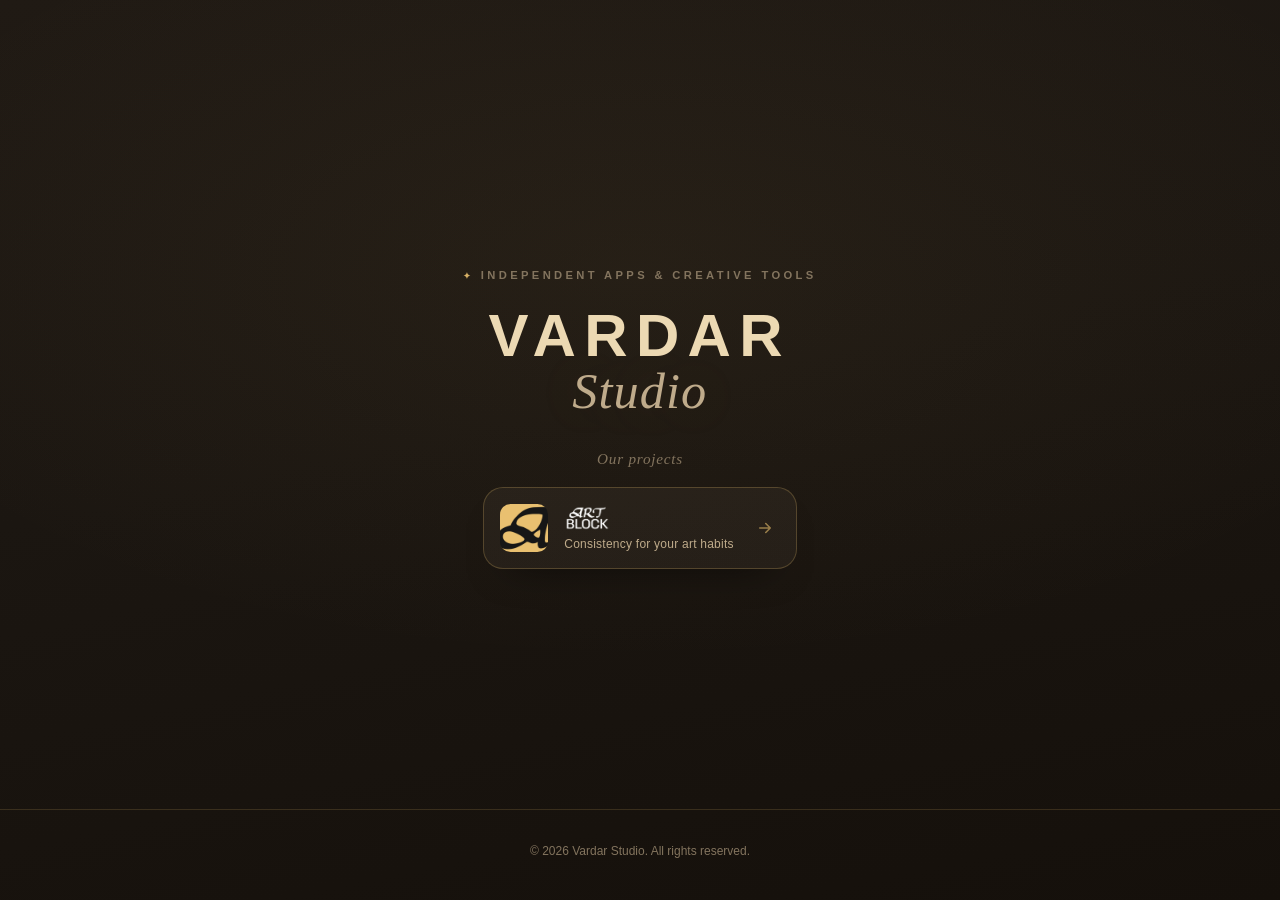
<file: index.html>
<!DOCTYPE html>
<html lang="en">
  <head>
    <meta charset="utf-8" />
    <meta name="viewport" content="width=device-width, initial-scale=1" />
    <title>Vardar Studio</title>
    <meta
      name="description"
      content="Vardar Studio — independent apps and creative tools. Explore our projects including Art Block."
    />
    <meta
      name="google-site-verification"
      content="vxPduzwVfpOe1LMOSj0YXxZcFMXsHFTTzbTGpFFpbu0"
    />
    <link rel="canonical" href="https://www.vardarstudio.com/" />
    <link rel="stylesheet" href="css/main.css?v=4" />
    <script>
      (function () {
        if (/\/index\.html$/i.test(location.pathname)) {
          history.replaceState(
            null,
            "",
            location.pathname.replace(/\/index\.html$/i, "/") +
              location.search +
              location.hash
          );
        }
      })();
    </script>
  </head>
  <body class="studio-home" data-draw-stroke="rgba(236, 217, 179, 0.75)">
    <canvas
      class="studio-draw-canvas"
      aria-hidden="true"
      width="1"
      height="1"
    ></canvas>
    <main>
      <section class="studio-hero" data-parallax-hero>
        <div class="wrap studio-hero-inner">
          <p
            class="studio-overline studio-open-item studio-open-fade"
            data-open-id="overline"
          >
            <span class="ab-mark" aria-hidden="true">✦</span> Independent apps
            &amp; creative tools
          </p>
          <h1 class="studio-title">
            <span class="studio-title-vardar">Vardar</span>
            <span class="studio-title-studio">Studio</span>
          </h1>
        </div>
      </section>

      <section class="studio-projects" aria-labelledby="projects-heading">
        <div class="wrap">
          <h2
            id="projects-heading"
            class="studio-projects-heading studio-open-item studio-open-fade"
            data-open-id="projects-heading"
          >
            Our projects
          </h2>
          <ul class="project-list">
            <li class="studio-open-item studio-open-fade" data-open-id="project-card">
              <a href="artblock/" class="project-link project-tile">
                <img
                  src="images/AppIcon.png"
                  alt=""
                  class="project-tile-icon"
                  width="72"
                  height="72"
                  decoding="async"
                />
                <span class="project-tile-body">
                  <img
                    src="images/LogoType_dark.png"
                    alt="Art Block"
                    class="project-tile-logotype"
                    width="400"
                    height="80"
                    decoding="async"
                  />
                  <span class="project-tile-sub"
                    >Consistency for your art habits</span
                  >
                </span>
                <svg
                  class="project-tile-arrow"
                  width="18"
                  height="18"
                  viewBox="0 0 18 18"
                  aria-hidden="true"
                >
                  <path
                    d="M3.75 9h10.5m0 0L9.75 4.5M14.25 9l-4.5 4.5"
                    fill="none"
                    stroke="currentColor"
                    stroke-width="1.6"
                    stroke-linecap="round"
                    stroke-linejoin="round"
                  />
                </svg>
              </a>
            </li>
          </ul>
        </div>
      </section>
    </main>

    <footer
      class="site-footer site-footer--studio studio-open-item studio-open-slide"
      data-open-id="footer"
    >
      <div class="wrap">
        <p class="copyright">
          © <span id="year"></span> Vardar Studio. All rights reserved.
        </p>
      </div>
    </footer>
    <script src="js/interactive-surface.js?v=4" defer></script>
    <script src="js/studio.js?v=4" defer></script>
    <script>
      document.getElementById("year").textContent = new Date().getFullYear();

      (function () {
        var link = document.querySelector(".project-link");
        if (!link) return;

        link.addEventListener("click", function (e) {
          if (
            e.defaultPrevented ||
            e.button !== 0 ||
            e.metaKey ||
            e.ctrlKey ||
            e.shiftKey ||
            e.altKey
          ) {
            return;
          }
          var href = link.getAttribute("href");
          if (!href) return;

          if (window.matchMedia("(prefers-reduced-motion: reduce)").matches) {
            sessionStorage.setItem("vardar-page-transition", "to-artblock");
            return;
          }

          e.preventDefault();
          sessionStorage.setItem("vardar-page-transition", "to-artblock");

          var overlay = document.createElement("div");
          overlay.className = "page-transition-overlay";
          overlay.setAttribute("aria-hidden", "true");
          document.body.appendChild(overlay);

          requestAnimationFrame(function () {
            requestAnimationFrame(function () {
              overlay.classList.add("is-active");
            });
          });

          var navigated = false;
          function go() {
            if (navigated) return;
            navigated = true;
            window.location.href = href;
          }

          overlay.addEventListener("transitionend", go, { once: true });
          window.setTimeout(go, 550);
        });
      })();
    </script>
  </body>
</html>
</file>
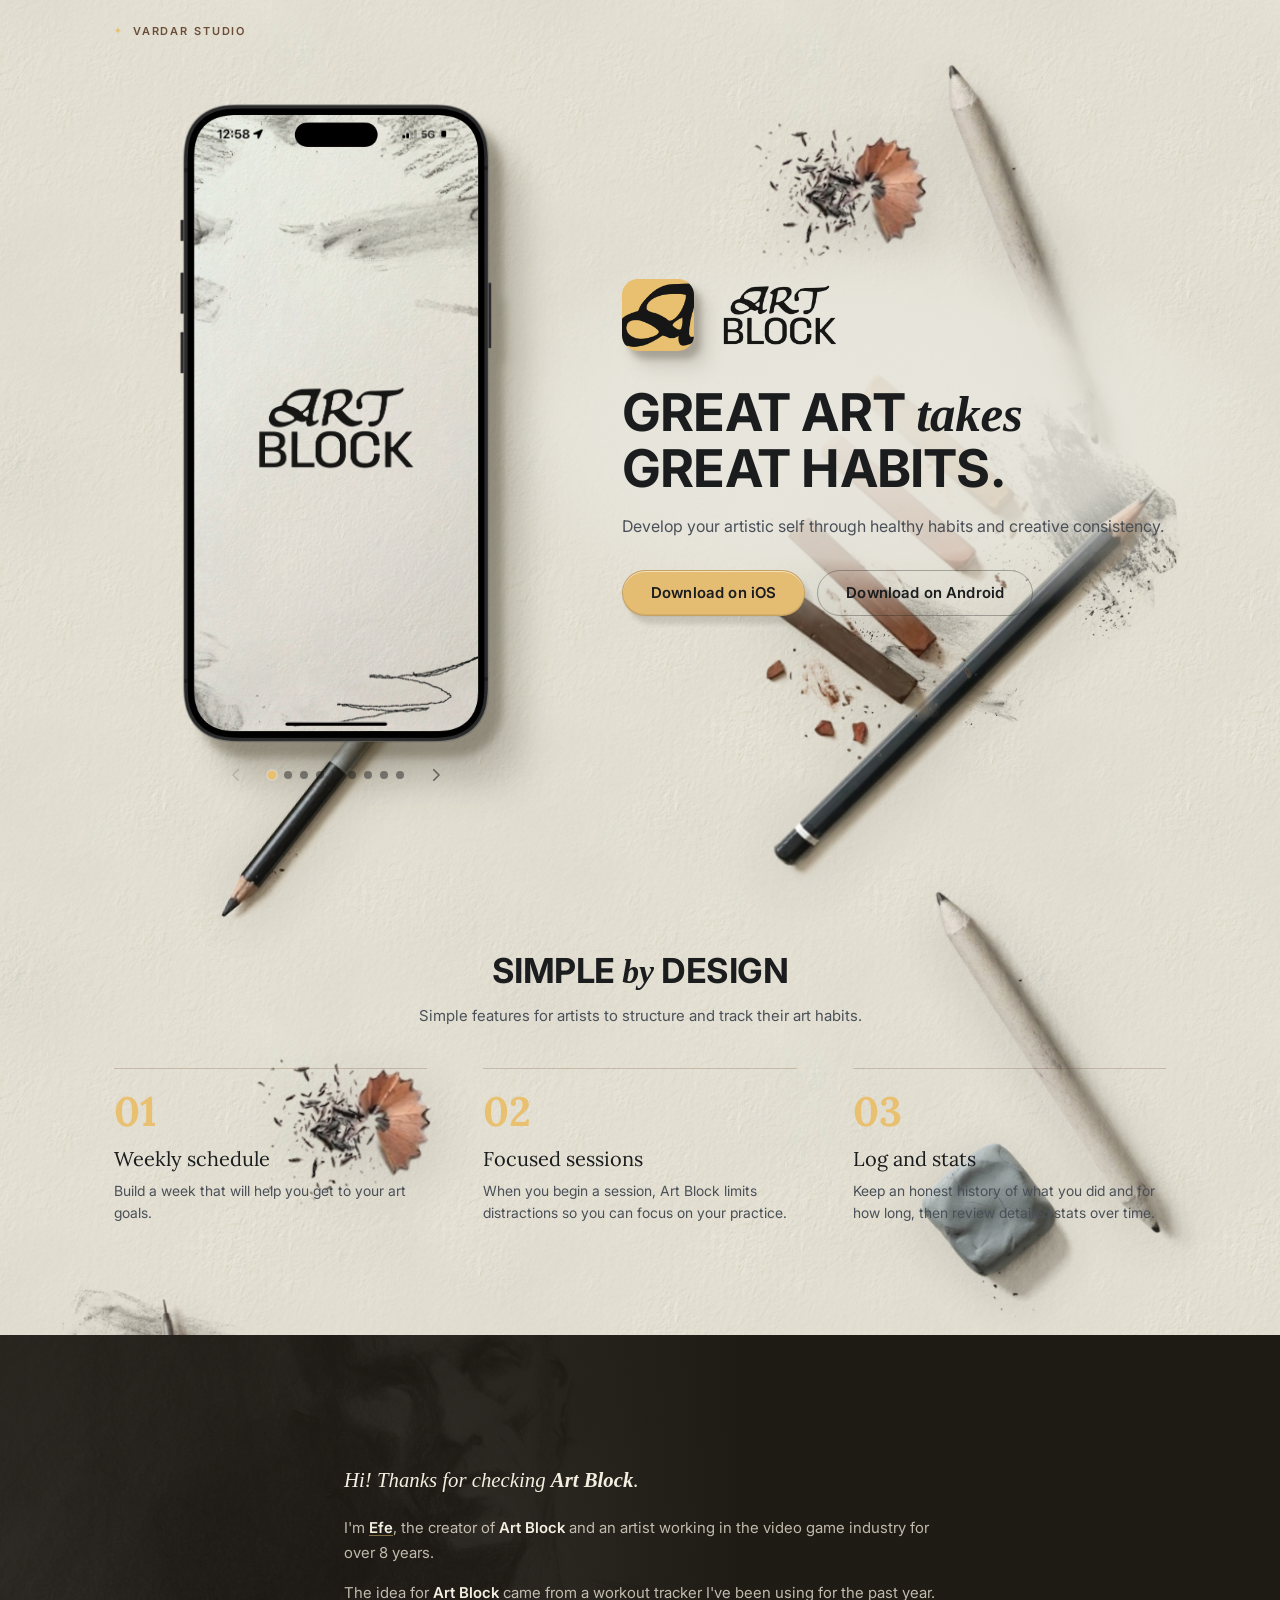
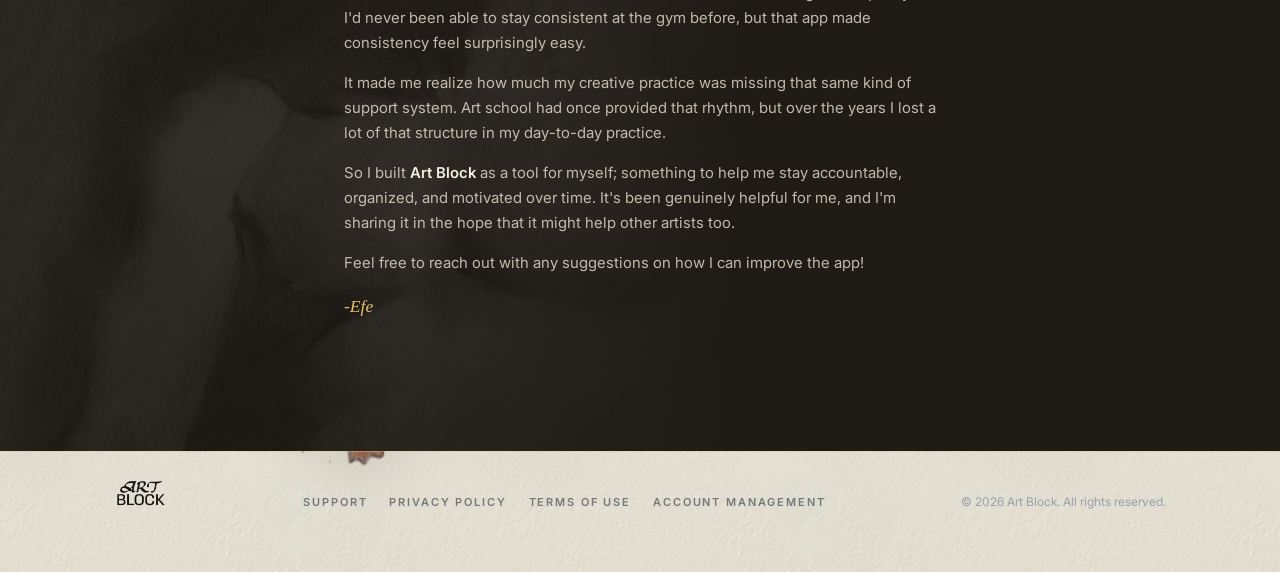
<file: artblock/index.html>
<!DOCTYPE html>
<html lang="en">
  <head>
    <meta charset="utf-8" />
    <meta name="viewport" content="width=device-width, initial-scale=1" />
    <title>Art Block — Consistency for your art habits</title>
    <meta
      name="description"
      content="With Art Block, build healthy art habits and track your consistent growth. Log pursuits, sessions, and notes in one place."
    />
    <link rel="canonical" href="https://www.vardarstudio.com/artblock/" />
    <link rel="stylesheet" href="../css/main.css?v=4" />
    <script>
      (function () {
        if (/\/index\.html$/i.test(location.pathname)) {
          history.replaceState(
            null,
            "",
            location.pathname.replace(/\/index\.html$/i, "/") +
              location.search +
              location.hash
          );
        }
      })();
    </script>
    <script>
      (function () {
        if (!window.matchMedia("(prefers-reduced-motion: reduce)").matches) {
          document.documentElement.classList.add("ab-anim");
        }
      })();
    </script>
    <script>
      (function () {
        if (sessionStorage.getItem("vardar-page-transition") !== "to-artblock") {
          return;
        }
        sessionStorage.removeItem("vardar-page-transition");
        document.documentElement.classList.add("page-from-studio");
        function reveal() {
          document.documentElement.classList.add("page-from-studio-ready");
        }
        if (document.readyState === "loading") {
          document.addEventListener("DOMContentLoaded", function () {
            requestAnimationFrame(function () {
              requestAnimationFrame(reveal);
            });
          });
        } else {
          requestAnimationFrame(function () {
            requestAnimationFrame(reveal);
          });
        }
      })();
    </script>
  </head>
  <body
    class="home artblock"
    data-draw-stroke="rgba(26, 28, 30, 0.48)"
  >
    <div class="artblock-scenery" aria-hidden="true">
      <div class="artblock-scenery__tile"></div>
      <img class="artblock-scenery__mess artblock-scenery__mess--1" src="../images/mess_1.png" alt="" width="654" height="630" decoding="async" />
      <img class="artblock-scenery__mess artblock-scenery__mess--2" src="../images/mess_2.png" alt="" width="654" height="630" decoding="async" />
      <img class="artblock-scenery__mess artblock-scenery__mess--3" src="../images/mess_2.png" alt="" width="654" height="630" decoding="async" />
      <img class="artblock-scenery__mess artblock-scenery__mess--4" src="../images/mess_2.png" alt="" width="654" height="630" decoding="async" />
      <img class="artblock-scenery__mess artblock-scenery__mess--5" src="../images/mess_2.png" alt="" width="654" height="630" decoding="async" />
      <img class="artblock-scenery__prop artblock-scenery__prop--slot-1" src="../images/Props/pencil_3.png" alt="" width="298" height="411" decoding="async" />
      <img class="artblock-scenery__prop artblock-scenery__prop--slot-2" src="../images/Props/trash.png" alt="" width="183" height="150" decoding="async" />
      <img class="artblock-scenery__prop artblock-scenery__prop--slot-3" src="../images/Props/stump_1.png" alt="" width="223" height="401" decoding="async" />
      <img class="artblock-scenery__prop artblock-scenery__prop--slot-4" src="../images/Props/pencil_1.png" alt="" width="116" height="251" decoding="async" />
      <img class="artblock-scenery__prop artblock-scenery__prop--slot-5" src="../images/Props/pen_2.png" alt="" width="285" height="375" decoding="async" />
      <img class="artblock-scenery__prop artblock-scenery__prop--slot-6" src="../images/Props/charcoal_1.png" alt="" width="184" height="221" decoding="async" />
      <img class="artblock-scenery__prop artblock-scenery__prop--slot-7" src="../images/Props/mechpencil.png" alt="" width="158" height="477" decoding="async" />
      <img class="artblock-scenery__prop artblock-scenery__prop--slot-9" src="../images/Props/eraser_1.png" alt="" width="212" height="206" decoding="async" />
      <img class="artblock-scenery__prop artblock-scenery__prop--slot-10" src="../images/Props/pencil_5.png" alt="" width="163" height="245" decoding="async" />
      <img class="artblock-scenery__prop artblock-scenery__prop--slot-13" src="../images/Props/trash.png" alt="" width="183" height="150" decoding="async" />
      <img class="artblock-scenery__prop artblock-scenery__prop--slot-14" src="../images/Props/charcoal_2.png" alt="" width="241" height="361" decoding="async" />
      <img class="artblock-scenery__prop artblock-scenery__prop--slot-15" src="../images/Props/stump_1.png" alt="" width="223" height="401" decoding="async" />
      <img class="artblock-scenery__prop artblock-scenery__prop--slot-16" src="../images/Props/trash.png" alt="" width="183" height="150" decoding="async" />
    </div>
    <canvas
      class="studio-draw-canvas"
      aria-hidden="true"
      width="1"
      height="1"
    ></canvas>
    <header class="ab-topbar">
      <a href="../" class="ab-meta ab-topbar-link"
        ><span class="ab-mark" aria-hidden="true">✦</span> Vardar Studio</a
      >
    </header>
    <main class="ab-main">
      <div class="ab-wrap">
        <section class="ab-hero ab-reveal" aria-label="Art Block">
          <div class="ab-hero-grid">
            <div class="ab-hero-copy">
              <h1 class="hero-title">
                <span class="hero-brand-lockup">
                  <img
                    src="../images/AppIcon.png"
                    alt=""
                    class="app-icon"
                    width="72"
                    height="72"
                  />
                  <span class="hero-logotype-slot">
                    <img
                      src="../images/Logotype.png"
                      alt="Art Block"
                      class="logotype-title"
                    />
                  </span>
                </span>
              </h1>
              <p class="ab-display">
                Great Art <em>takes</em> Great&nbsp;Habits.
              </p>
              <p class="ab-tagline">
                Develop your artistic self through healthy habits and creative
                consistency.
              </p>
              <div class="cta-row ab-cta">
                <button
                  type="button"
                  class="btn-primary btn-primary--soon btn-primary--hover-soon"
                  aria-label="Download on iOS, coming soon"
                  title="Coming soon"
                >
                  <span class="btn-soon-face">
                    <span class="btn-soon-default">Download on iOS</span>
                    <span class="btn-soon-hover" aria-hidden="true"
                      >Coming soon</span
                    >
                  </span>
                </button>
                <button
                  type="button"
                  class="btn-primary btn-ghost btn-primary--soon btn-primary--hover-soon"
                  aria-label="Download on Android, coming soon"
                  title="Coming soon"
                >
                  <span class="btn-soon-face">
                    <span class="btn-soon-default">Download on Android</span>
                    <span class="btn-soon-hover" aria-hidden="true"
                      >Coming soon</span
                    >
                  </span>
                </button>
              </div>
            </div>
            <div class="ab-hero-visual">
              <div
                class="phone-mockup"
                data-phone-mockup
                aria-roledescription="carousel"
                aria-label="Art Block app screenshots. Swipe or use the arrows and dots to move between slides."
              >
                <div class="phone-mockup-body">
                  <div class="phone-mockup-screen">
                    <div
                      class="phone-carousel-track"
                      id="phone-carousel-track"
                      tabindex="0"
                    >
                      <figure class="phone-carousel-slide">
                        <img
                          src="../images/ArtBlock_Screenshot_1.PNG"
                          alt="Art Block app: screenshot 1 of 9"
                          width="390"
                          height="844"
                          loading="lazy"
                          decoding="async"
                        />
                      </figure>
                      <figure class="phone-carousel-slide">
                        <img
                          src="../images/ArtBlock_Screenshot_2.PNG"
                          alt="Art Block app: screenshot 2 of 9"
                          width="390"
                          height="844"
                          loading="lazy"
                          decoding="async"
                        />
                      </figure>
                      <figure class="phone-carousel-slide">
                        <img
                          src="../images/ArtBlock_Screenshot_3.PNG"
                          alt="Art Block app: screenshot 3 of 9"
                          width="390"
                          height="844"
                          loading="lazy"
                          decoding="async"
                        />
                      </figure>
                      <figure class="phone-carousel-slide">
                        <img
                          src="../images/ArtBlock_Screenshot_4.PNG"
                          alt="Art Block app: screenshot 4 of 9"
                          width="390"
                          height="844"
                          loading="lazy"
                          decoding="async"
                        />
                      </figure>
                      <figure class="phone-carousel-slide">
                        <img
                          src="../images/ArtBlock_Screenshot_5.PNG"
                          alt="Art Block app: screenshot 5 of 9"
                          width="390"
                          height="844"
                          loading="lazy"
                          decoding="async"
                        />
                      </figure>
                      <figure class="phone-carousel-slide">
                        <img
                          src="../images/ArtBlock_Screenshot_6.PNG"
                          alt="Art Block app: screenshot 6 of 9"
                          width="390"
                          height="844"
                          loading="lazy"
                          decoding="async"
                        />
                      </figure>
                      <figure class="phone-carousel-slide">
                        <img
                          src="../images/ArtBlock_Screenshot_7.PNG"
                          alt="Art Block app: screenshot 7 of 9"
                          width="390"
                          height="844"
                          loading="lazy"
                          decoding="async"
                        />
                      </figure>
                      <figure class="phone-carousel-slide">
                        <img
                          src="../images/ArtBlock_Screenshot_8.PNG"
                          alt="Art Block app: screenshot 8 of 9"
                          width="390"
                          height="844"
                          loading="lazy"
                          decoding="async"
                        />
                      </figure>
                      <figure class="phone-carousel-slide">
                        <img
                          src="../images/ArtBlock_Screenshot_9.PNG"
                          alt="Art Block app: screenshot 9 of 9"
                          width="390"
                          height="844"
                          loading="lazy"
                          decoding="async"
                        />
                      </figure>
                    </div>
                  </div>
                  <img
                    class="phone-mockup-device"
                    src="../images/iphone.webp"
                    alt=""
                    width="866"
                    height="1730"
                    decoding="async"
                    loading="lazy"
                  />
                </div>
                <div class="phone-carousel-controls">
                  <button
                    type="button"
                    class="phone-carousel-arrow phone-carousel-arrow--prev"
                    aria-label="Previous screenshot"
                    disabled
                  >
                    <svg width="18" height="18" viewBox="0 0 18 18" aria-hidden="true">
                      <path
                        d="M11.25 3.75 6 9l5.25 5.25"
                        fill="none"
                        stroke="currentColor"
                        stroke-width="1.75"
                        stroke-linecap="round"
                        stroke-linejoin="round"
                      />
                    </svg>
                  </button>
                  <div class="phone-carousel-dots" role="tablist" aria-label="Screenshot">
                  <button
                    type="button"
                    class="phone-carousel-dot is-active"
                    role="tab"
                    aria-selected="true"
                    aria-controls="phone-carousel-track"
                    data-slide="0"
                    aria-label="Show screenshot 1 of 9"
                  ></button>
                  <button
                    type="button"
                    class="phone-carousel-dot"
                    role="tab"
                    aria-selected="false"
                    aria-controls="phone-carousel-track"
                    data-slide="1"
                    aria-label="Show screenshot 2 of 9"
                  ></button>
                  <button
                    type="button"
                    class="phone-carousel-dot"
                    role="tab"
                    aria-selected="false"
                    aria-controls="phone-carousel-track"
                    data-slide="2"
                    aria-label="Show screenshot 3 of 9"
                  ></button>
                  <button
                    type="button"
                    class="phone-carousel-dot"
                    role="tab"
                    aria-selected="false"
                    aria-controls="phone-carousel-track"
                    data-slide="3"
                    aria-label="Show screenshot 4 of 9"
                  ></button>
                  <button
                    type="button"
                    class="phone-carousel-dot"
                    role="tab"
                    aria-selected="false"
                    aria-controls="phone-carousel-track"
                    data-slide="4"
                    aria-label="Show screenshot 5 of 9"
                  ></button>
                  <button
                    type="button"
                    class="phone-carousel-dot"
                    role="tab"
                    aria-selected="false"
                    aria-controls="phone-carousel-track"
                    data-slide="5"
                    aria-label="Show screenshot 6 of 9"
                  ></button>
                  <button
                    type="button"
                    class="phone-carousel-dot"
                    role="tab"
                    aria-selected="false"
                    aria-controls="phone-carousel-track"
                    data-slide="6"
                    aria-label="Show screenshot 7 of 9"
                  ></button>
                  <button
                    type="button"
                    class="phone-carousel-dot"
                    role="tab"
                    aria-selected="false"
                    aria-controls="phone-carousel-track"
                    data-slide="7"
                    aria-label="Show screenshot 8 of 9"
                  ></button>
                  <button
                    type="button"
                    class="phone-carousel-dot"
                    role="tab"
                    aria-selected="false"
                    aria-controls="phone-carousel-track"
                    data-slide="8"
                    aria-label="Show screenshot 9 of 9"
                  ></button>
                  </div>
                  <button
                    type="button"
                    class="phone-carousel-arrow phone-carousel-arrow--next"
                    aria-label="Next screenshot"
                  >
                    <svg width="18" height="18" viewBox="0 0 18 18" aria-hidden="true">
                      <path
                        d="m6.75 3.75 5.25 5.25L6.75 14.25"
                        fill="none"
                        stroke="currentColor"
                        stroke-width="1.75"
                        stroke-linecap="round"
                        stroke-linejoin="round"
                      />
                    </svg>
                  </button>
                </div>
              </div>
            </div>
          </div>
        </section>

        <section class="ab-section" aria-labelledby="ab-features-heading">
          <div class="ab-section-head ab-reveal">
            <h2 id="ab-features-heading" class="ab-display ab-display--md">
              Simple <em>by</em> Design
            </h2>
            <p class="ab-lead">
              Simple features for artists to structure and track their art
              habits.
            </p>
          </div>
          <div class="ab-features">
            <article class="ab-feature ab-reveal">
              <span class="ab-feature-ghost" aria-hidden="true">01</span>
              <h3>Weekly schedule</h3>
              <p>
                Build a week that will help you get to your art goals.
              </p>
            </article>
            <article class="ab-feature ab-reveal" style="--rv: 1">
              <span class="ab-feature-ghost" aria-hidden="true">02</span>
              <h3>Focused sessions</h3>
              <p>
                When you begin a session, Art Block limits distractions so you
                can focus on your practice.
              </p>
            </article>
            <article class="ab-feature ab-reveal" style="--rv: 2">
              <span class="ab-feature-ghost" aria-hidden="true">03</span>
              <h3>Log and stats</h3>
              <p>
                Keep an honest history of what you did and for how long, then
                review detailed stats over time.
              </p>
            </article>
          </div>
        </section>
      </div>

      <section class="ab-creator ab-reveal" aria-label="From the creator">
        <div class="ab-creator-bg" aria-hidden="true">
            <img
              class="ab-creator-bg-img ab-creator-bg-img--left"
              src="../images/IMG_0425.JPG"
              alt=""
              width="1200"
              height="900"
              loading="lazy"
              decoding="async"
            />
            <img
              class="ab-creator-bg-img ab-creator-bg-img--right"
              src="../images/IMG_0428.JPG"
              alt=""
              width="1200"
              height="900"
              loading="lazy"
              decoding="async"
            />
          <div class="ab-creator-scrim"></div>
        </div>
        <div class="ab-wrap">
          <div class="ab-creator-prose">
              <p>
                Hi! Thanks for checking <strong>Art Block</strong>.
              </p>
              <p>
                I'm
                <a
                  href="https://www.artstation.com/efevardar"
                  class="creator-inline-link"
                  target="_blank"
                  rel="noopener noreferrer"
                  ><strong>Efe</strong></a
                >, the creator of <strong>Art Block</strong> and an artist
                working in the video game industry for over 8 years.
              </p>
              <p>
                The idea for <strong>Art Block</strong> came from a workout
                tracker I've been using for the past year. I'd never been able
                to stay consistent at the gym before, but that app made
                consistency feel surprisingly easy.
              </p>
              <p>
                It made me realize how much my creative practice was missing
                that same kind of support system. Art school had once provided
                that rhythm, but over the years I lost a lot of that structure
                in my day-to-day practice.
              </p>
              <p>
                So I built <strong>Art Block</strong> as a tool for myself;
                something to help me stay accountable, organized, and motivated
                over time. It's been genuinely helpful for me, and I'm sharing
                it in the hope that it might help other artists too.
              </p>
              <p>
                Feel free to reach out with any suggestions on how I can
                improve the app!
              </p>
              <p class="creator-signature">-Efe</p>
          </div>
        </div>
      </section>
    </main>

    <footer class="ab-footer">
      <div class="ab-wrap ab-footer-row">
        <a href="./" class="footer-brand ab-footer-brand">
          <img
            src="../images/Logotype.png"
            alt="Art Block"
            class="footer-logotype"
            width="400"
            height="80"
            decoding="async"
          />
        </a>
        <nav class="ab-footer-links ab-meta" aria-label="Legal">
          <a href="support/">Support</a>
          <a href="privacy/">Privacy Policy</a>
          <a href="terms/">Terms of Use</a>
          <a href="account-management/">Account management</a>
        </nav>
        <p class="ab-copyright">
          © <span id="year"></span> Art Block. All rights reserved.
        </p>
      </div>
    </footer>
    <script>
      document.getElementById("year").textContent = new Date().getFullYear();

      (function () {
        var track = document.getElementById("phone-carousel-track");
        if (!track) return;
        var root = track.closest("[data-phone-mockup]");
        var dots = root ? root.querySelectorAll(".phone-carousel-dot") : [];
        var prevBtn = root ? root.querySelector(".phone-carousel-arrow--prev") : null;
        var nextBtn = root ? root.querySelector(".phone-carousel-arrow--next") : null;

        function setActive(i) {
          var n = Math.max(0, Math.min(i, dots.length - 1));
          dots.forEach(function (dot, j) {
            var on = j === n;
            dot.classList.toggle("is-active", on);
            dot.setAttribute("aria-selected", on ? "true" : "false");
          });
          if (prevBtn) prevBtn.disabled = n === 0;
          if (nextBtn) nextBtn.disabled = n === dots.length - 1;
        }

        function goToSlide(index) {
          var w = track.clientWidth;
          if (!w) return;
          track.scrollTo({ left: index * w, behavior: "smooth" });
          setActive(index);
        }

        dots.forEach(function (dot) {
          dot.addEventListener("click", function () {
            goToSlide(Number(dot.getAttribute("data-slide") || 0));
          });
        });

        if (prevBtn) {
          prevBtn.addEventListener("click", function () {
            var w = track.clientWidth;
            if (!w) return;
            goToSlide(Math.round(track.scrollLeft / w) - 1);
          });
        }
        if (nextBtn) {
          nextBtn.addEventListener("click", function () {
            var w = track.clientWidth;
            if (!w) return;
            goToSlide(Math.round(track.scrollLeft / w) + 1);
          });
        }

        setActive(0);

        var scrollEndTimer;
        track.addEventListener(
          "scroll",
          function () {
            window.clearTimeout(scrollEndTimer);
            scrollEndTimer = window.setTimeout(function () {
              var w = track.clientWidth;
              if (!w) return;
              var i = Math.round(track.scrollLeft / w);
              setActive(i);
            }, 60);
          },
          { passive: true }
        );

        track.addEventListener("keydown", function (e) {
          var w = track.clientWidth;
          if (!w) return;
          var i = Math.round(track.scrollLeft / w);
          if (e.key === "ArrowRight") {
            e.preventDefault();
            goToSlide(Math.min(i + 1, dots.length - 1));
          } else if (e.key === "ArrowLeft") {
            e.preventDefault();
            goToSlide(Math.max(i - 1, 0));
          }
        });

        var autoEveryMs = 3200;
        var autoIv = null;
        function stopAuto() {
          if (autoIv !== null) {
            clearInterval(autoIv);
            autoIv = null;
          }
        }
        function startAuto() {
          stopAuto();
          if (
            !dots.length ||
            window.matchMedia("(prefers-reduced-motion: reduce)").matches
          ) {
            return;
          }
          autoIv = window.setInterval(function () {
            if (document.hidden) return;
            var w = track.clientWidth;
            if (!w) return;
            var i = Math.round(track.scrollLeft / w);
            goToSlide((i + 1) % dots.length);
          }, autoEveryMs);
        }
        startAuto();
        document.addEventListener("visibilitychange", function () {
          if (document.hidden) stopAuto();
          else startAuto();
        });
      })();

      (function () {
        var els = document.querySelectorAll(".ab-reveal");
        if (!document.documentElement.classList.contains("ab-anim")) return;
        if (!("IntersectionObserver" in window)) {
          els.forEach(function (el) {
            el.classList.add("is-in");
          });
          return;
        }
        var io = new IntersectionObserver(
          function (entries) {
            entries.forEach(function (entry) {
              if (entry.isIntersecting) {
                entry.target.classList.add("is-in");
                io.unobserve(entry.target);
              }
            });
          },
          { rootMargin: "0px 0px -8% 0px", threshold: 0.08 }
        );
        els.forEach(function (el) {
          io.observe(el);
        });
      })();
    </script>
    <script src="../js/interactive-surface.js?v=4" defer></script>
  </body>
</html>
</file>
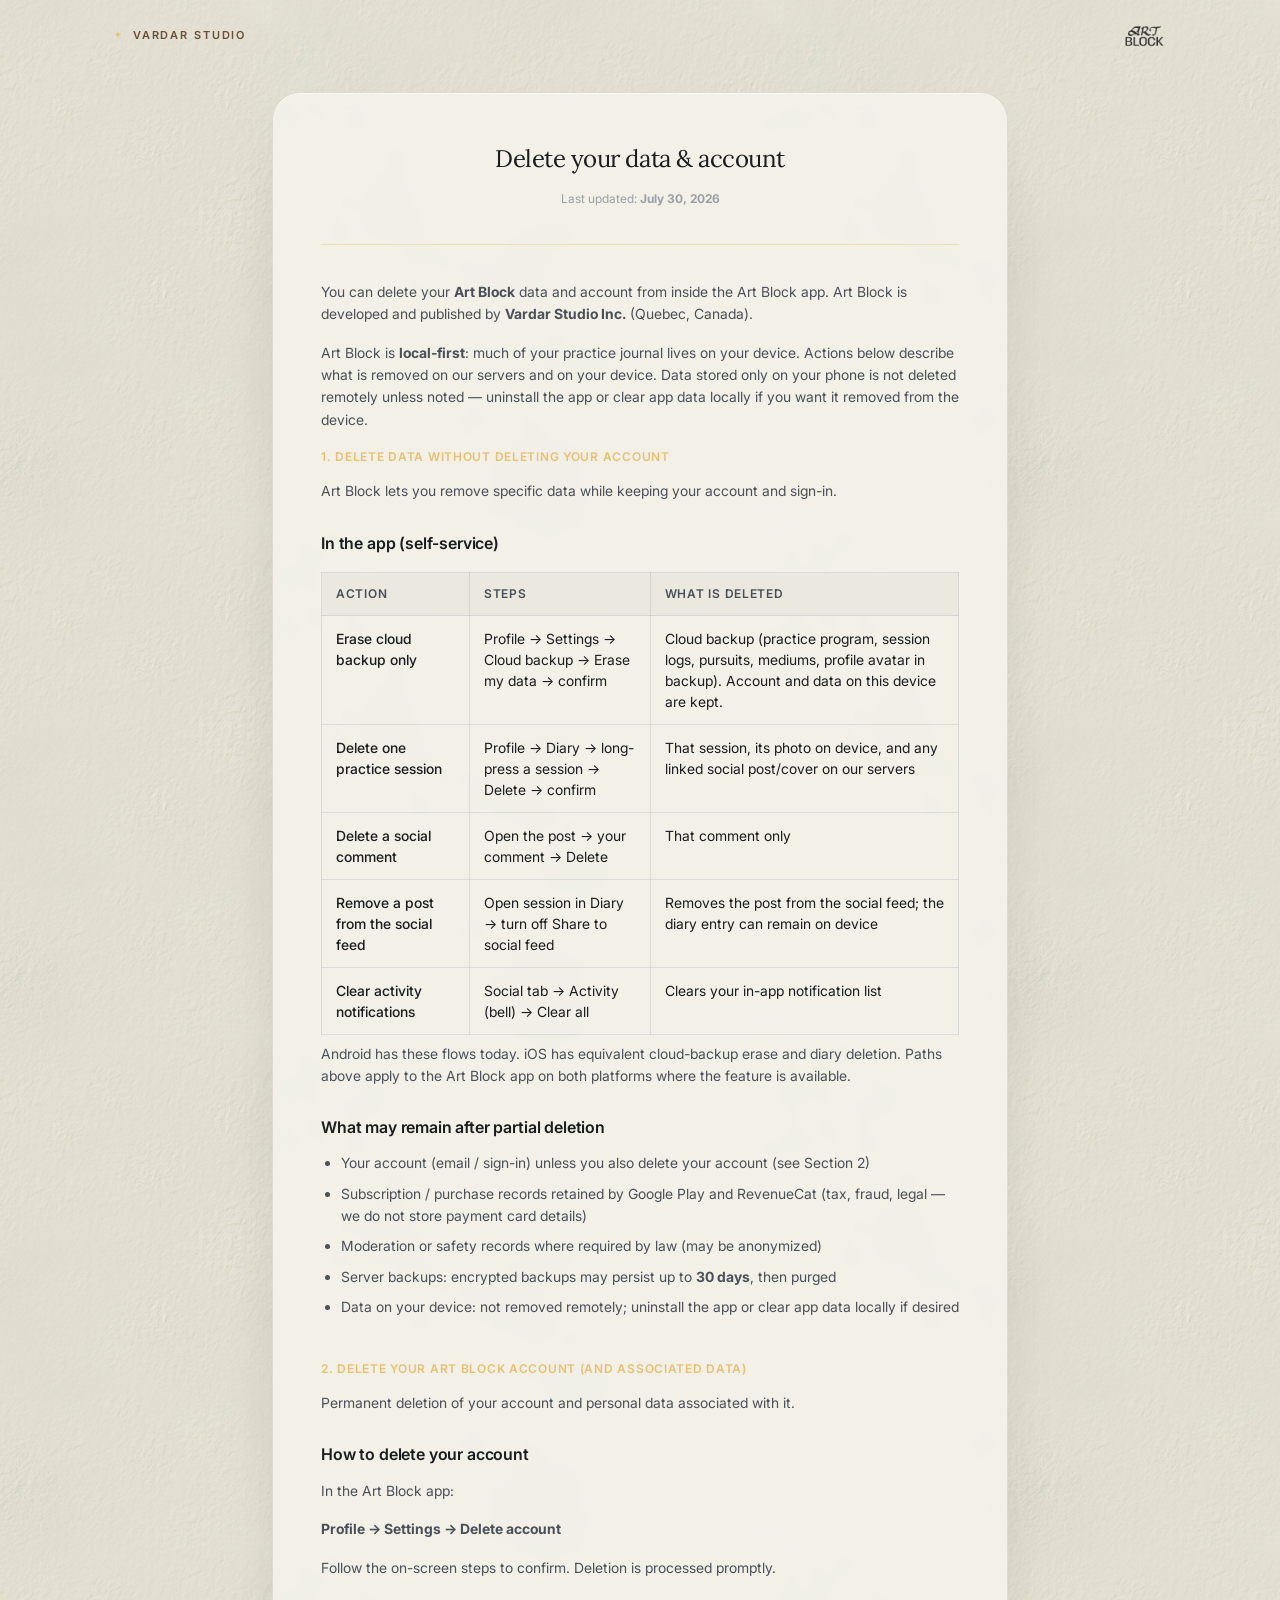
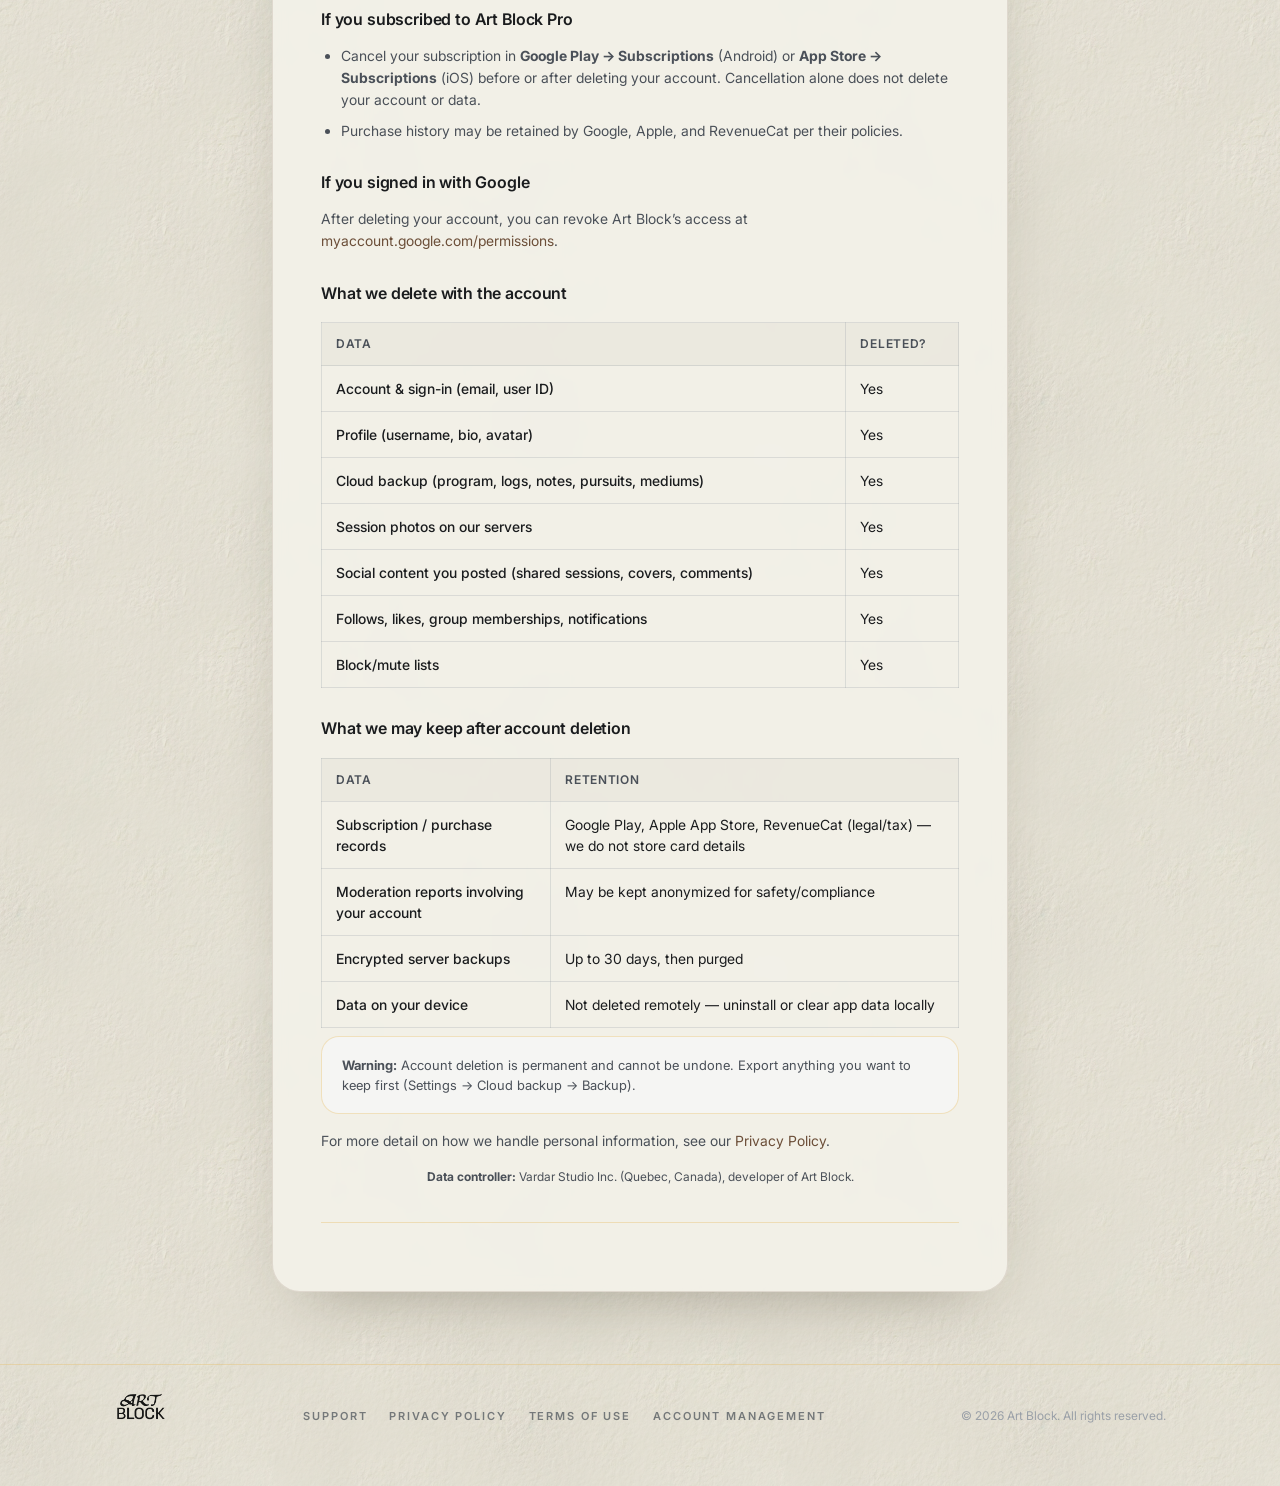
<file: artblock/account-management/index.html>
<!DOCTYPE html>
<html lang="en">
  <head>
    <meta charset="utf-8" />
    <meta name="viewport" content="width=device-width, initial-scale=1" />
    <title>Delete Your Data &amp; Account — Art Block</title>
    <meta
      name="description"
      content="How to delete your Art Block data or account from inside the app."
    />
    <meta name="robots" content="index,follow" />
    <link
      rel="canonical"
      href="https://www.vardarstudio.com/artblock/account-management"
    />
    <link rel="stylesheet" href="../../css/main.css?v=4" />
    <script>
      (function () {
        if (/\/index\.html$/i.test(location.pathname)) {
          history.replaceState(
            null,
            "",
            location.pathname.replace(/\/index\.html$/i, "/") +
              location.search +
              location.hash
          );
        }
      })();
    </script>
  </head>
  <body class="legal-doc artblock">
    <div class="artblock-scenery artblock-scenery--minimal" aria-hidden="true">
      <div class="artblock-scenery__tile"></div>
    </div>
    <header class="ab-topbar">
      <a href="../../" class="ab-meta ab-topbar-link"
        ><span class="ab-mark" aria-hidden="true">✦</span> Vardar Studio</a
      >
      <a href="../" class="ab-topbar-home" aria-label="Art Block home">
        <img
          class="ab-topbar-logotype"
          src="../../images/Logotype.png"
          alt="Art Block"
          width="400"
          height="80"
          decoding="async"
        />
      </a>
    </header>

    <main class="legal-doc-main">
      <article class="legal-doc-content">
        <h1>Delete your data &amp; account</h1>
        <p class="legal-meta">
          Last updated: <strong>July 30, 2026</strong>
        </p>

        <div class="legal-doc-prose">
          <p>
            You can delete your <strong>Art Block</strong> data and account from
            inside the Art Block app. Art Block is developed and published by
            <strong>Vardar Studio Inc.</strong> (Quebec, Canada).
          </p>
          <p>
            Art Block is <strong>local-first</strong>: much of your practice
            journal lives on your device. Actions below describe what is removed
            on our servers and on your device. Data stored only on your phone is
            not deleted remotely unless noted — uninstall the app or clear app
            data locally if you want it removed from the device.
          </p>

          <h2>1. Delete data without deleting your account</h2>
          <p>
            Art Block lets you remove specific data while keeping your account
            and sign-in.
          </p>

          <h3>In the app (self-service)</h3>
          <div class="legal-doc-table-wrap">
            <table class="legal-doc-table">
              <thead>
                <tr>
                  <th scope="col">Action</th>
                  <th scope="col">Steps</th>
                  <th scope="col">What is deleted</th>
                </tr>
              </thead>
              <tbody>
                <tr>
                  <td>Erase cloud backup only</td>
                  <td>
                    Profile → Settings → Cloud backup → Erase my data →
                    confirm
                  </td>
                  <td>
                    Cloud backup (practice program, session logs, pursuits,
                    mediums, profile avatar in backup). Account and data on this
                    device are kept.
                  </td>
                </tr>
                <tr>
                  <td>Delete one practice session</td>
                  <td>
                    Profile → Diary → long-press a session → Delete → confirm
                  </td>
                  <td>
                    That session, its photo on device, and any linked social
                    post/cover on our servers
                  </td>
                </tr>
                <tr>
                  <td>Delete a social comment</td>
                  <td>Open the post → your comment → Delete</td>
                  <td>That comment only</td>
                </tr>
                <tr>
                  <td>Remove a post from the social feed</td>
                  <td>Open session in Diary → turn off Share to social feed</td>
                  <td>
                    Removes the post from the social feed; the diary entry can
                    remain on device
                  </td>
                </tr>
                <tr>
                  <td>Clear activity notifications</td>
                  <td>Social tab → Activity (bell) → Clear all</td>
                  <td>Clears your in-app notification list</td>
                </tr>
              </tbody>
            </table>
          </div>
          <p class="legal-doc-note">
            Android has these flows today. iOS has equivalent cloud-backup
            erase and diary deletion. Paths above apply to the Art Block app on
            both platforms where the feature is available.
          </p>

          <h3>What may remain after partial deletion</h3>
          <ul>
            <li>
              Your account (email / sign-in) unless you also delete your account
              (see Section 2)
            </li>
            <li>
              Subscription / purchase records retained by Google Play and
              RevenueCat (tax, fraud, legal — we do not store payment card
              details)
            </li>
            <li>
              Moderation or safety records where required by law (may be
              anonymized)
            </li>
            <li>
              Server backups: encrypted backups may persist up to
              <strong>30 days</strong>, then purged
            </li>
            <li>
              Data on your device: not removed remotely; uninstall the app or
              clear app data locally if desired
            </li>
          </ul>

          <h2>2. Delete your Art Block account (and associated data)</h2>
          <p>
            Permanent deletion of your account and personal data associated with
            it.
          </p>

          <h3>How to delete your account</h3>
          <p>In the Art Block app:</p>
          <p><strong>Profile → Settings → Delete account</strong></p>
          <p>Follow the on-screen steps to confirm. Deletion is processed promptly.</p>

          <h3>If you subscribed to Art Block Pro</h3>
          <ul>
            <li>
              Cancel your subscription in
              <strong>Google Play → Subscriptions</strong> (Android) or
              <strong>App Store → Subscriptions</strong> (iOS) before or after
              deleting your account. Cancellation alone does not delete your
              account or data.
            </li>
            <li>
              Purchase history may be retained by Google, Apple, and RevenueCat
              per their policies.
            </li>
          </ul>

          <h3>If you signed in with Google</h3>
          <p>
            After deleting your account, you can revoke Art Block’s access at
            <a
              href="https://myaccount.google.com/permissions"
              target="_blank"
              rel="noopener noreferrer"
              >myaccount.google.com/permissions</a
            >.
          </p>

          <h3>What we delete with the account</h3>
          <div class="legal-doc-table-wrap">
            <table class="legal-doc-table">
              <thead>
                <tr>
                  <th scope="col">Data</th>
                  <th scope="col">Deleted?</th>
                </tr>
              </thead>
              <tbody>
                <tr>
                  <td>Account &amp; sign-in (email, user ID)</td>
                  <td>Yes</td>
                </tr>
                <tr>
                  <td>Profile (username, bio, avatar)</td>
                  <td>Yes</td>
                </tr>
                <tr>
                  <td>Cloud backup (program, logs, notes, pursuits, mediums)</td>
                  <td>Yes</td>
                </tr>
                <tr>
                  <td>Session photos on our servers</td>
                  <td>Yes</td>
                </tr>
                <tr>
                  <td>
                    Social content you posted (shared sessions, covers, comments)
                  </td>
                  <td>Yes</td>
                </tr>
                <tr>
                  <td>Follows, likes, group memberships, notifications</td>
                  <td>Yes</td>
                </tr>
                <tr>
                  <td>Block/mute lists</td>
                  <td>Yes</td>
                </tr>
              </tbody>
            </table>
          </div>

          <h3>What we may keep after account deletion</h3>
          <div class="legal-doc-table-wrap">
            <table class="legal-doc-table">
              <thead>
                <tr>
                  <th scope="col">Data</th>
                  <th scope="col">Retention</th>
                </tr>
              </thead>
              <tbody>
                <tr>
                  <td>Subscription / purchase records</td>
                  <td>
                    Google Play, Apple App Store, RevenueCat (legal/tax) — we do
                    not store card details
                  </td>
                </tr>
                <tr>
                  <td>Moderation reports involving your account</td>
                  <td>May be kept anonymized for safety/compliance</td>
                </tr>
                <tr>
                  <td>Encrypted server backups</td>
                  <td>Up to 30 days, then purged</td>
                </tr>
                <tr>
                  <td>Data on your device</td>
                  <td>
                    Not deleted remotely — uninstall or clear app data locally
                  </td>
                </tr>
              </tbody>
            </table>
          </div>

          <p class="legal-doc-disclaimer">
            <strong>Warning:</strong> Account deletion is permanent and cannot
            be undone. Export anything you want to keep first (Settings → Cloud
            backup → Backup).
          </p>

          <p>
            For more detail on how we handle personal information, see our
            <a href="../privacy/">Privacy Policy</a>.
          </p>
          <p class="legal-meta">
            <strong>Data controller:</strong> Vardar Studio Inc. (Quebec, Canada),
            developer of Art Block.
          </p>
        </div>
      </article>
    </main>

    <footer class="ab-footer">
      <div class="ab-wrap ab-footer-row">
        <a href="../" class="footer-brand ab-footer-brand">
          <img
            src="../../images/Logotype.png"
            alt="Art Block"
            class="footer-logotype"
            width="400"
            height="80"
            decoding="async"
          />
        </a>
        <nav class="ab-footer-links ab-meta" aria-label="Legal">
          <a href="../support/">Support</a>
          <a href="../privacy/">Privacy Policy</a>
          <a href="../terms/">Terms of Use</a>
          <a href="../account-management/">Account management</a>
        </nav>
        <p class="ab-copyright">
          © <span id="year"></span> Art Block. All rights reserved.
        </p>
      </div>
    </footer>
    <script src="../../js/interactive-surface.js?v=4" defer></script>
    <script>
      document.getElementById("year").textContent = new Date().getFullYear();
    </script>
  </body>
</html>
</file>
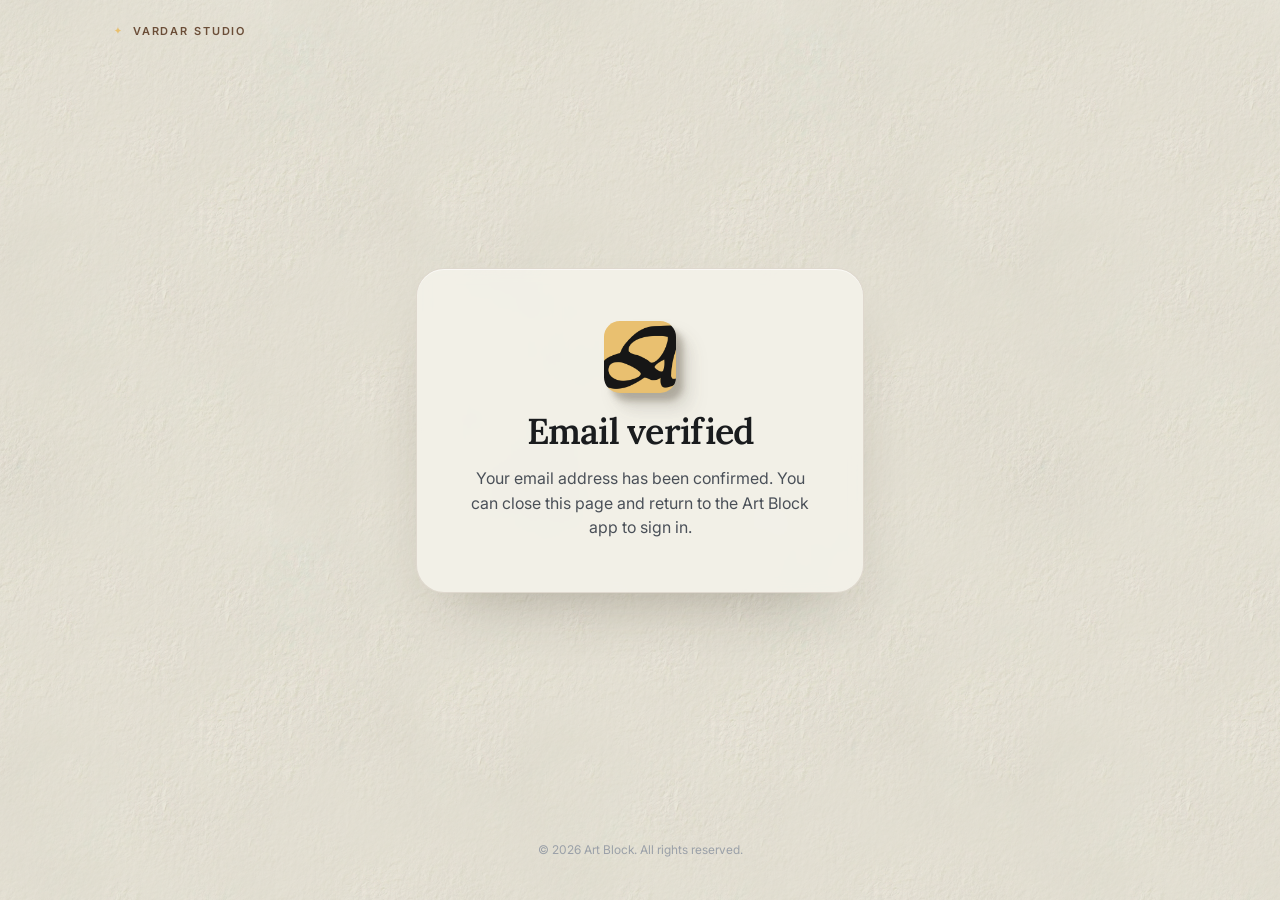
<file: artblock/email-verified/index.html>
<!DOCTYPE html>
<html lang="en">
  <head>
    <meta charset="utf-8" />
    <meta name="viewport" content="width=device-width, initial-scale=1" />
    <title>Email verified — Art Block</title>
    <meta name="robots" content="noindex,nofollow" />
    <link rel="canonical" href="https://www.vardarstudio.com/artblock/email-verified/" />
    <link rel="stylesheet" href="../../css/main.css?v=4" />
    <script>
      (function () {
        if (/\/index\.html$/i.test(location.pathname)) {
          history.replaceState(
            null,
            "",
            location.pathname.replace(/\/index\.html$/i, "/") +
              location.search +
              location.hash
          );
        }
      })();
    </script>
  </head>
  <body class="legal-doc artblock auth-status">
    <div class="artblock-scenery artblock-scenery--minimal" aria-hidden="true">
      <div class="artblock-scenery__tile"></div>
    </div>
    <header class="ab-topbar">
      <a href="../../" class="ab-meta ab-topbar-link"
        ><span class="ab-mark" aria-hidden="true">✦</span> Vardar Studio</a
      >
    </header>
    <main class="auth-status-main">
      <article class="ab-card auth-status-card">
        <img
          class="auth-status-icon"
          src="../../images/AppIcon.png"
          alt="Art Block"
          width="72"
          height="72"
          decoding="async"
        />
        <h1>Email verified</h1>
        <p class="auth-status-lead">
          Your email address has been confirmed. You can close this page and
          return to the Art Block app to sign in.
        </p>
      </article>
    </main>

    <footer class="site-footer legal-doc-footer">
      <div class="wrap">
        <p class="copyright">
          © <span id="year"></span> Art Block. All rights reserved.
        </p>
      </div>
    </footer>
    <script>
      document.getElementById("year").textContent = new Date().getFullYear();
    </script>
  </body>
</html>
</file>
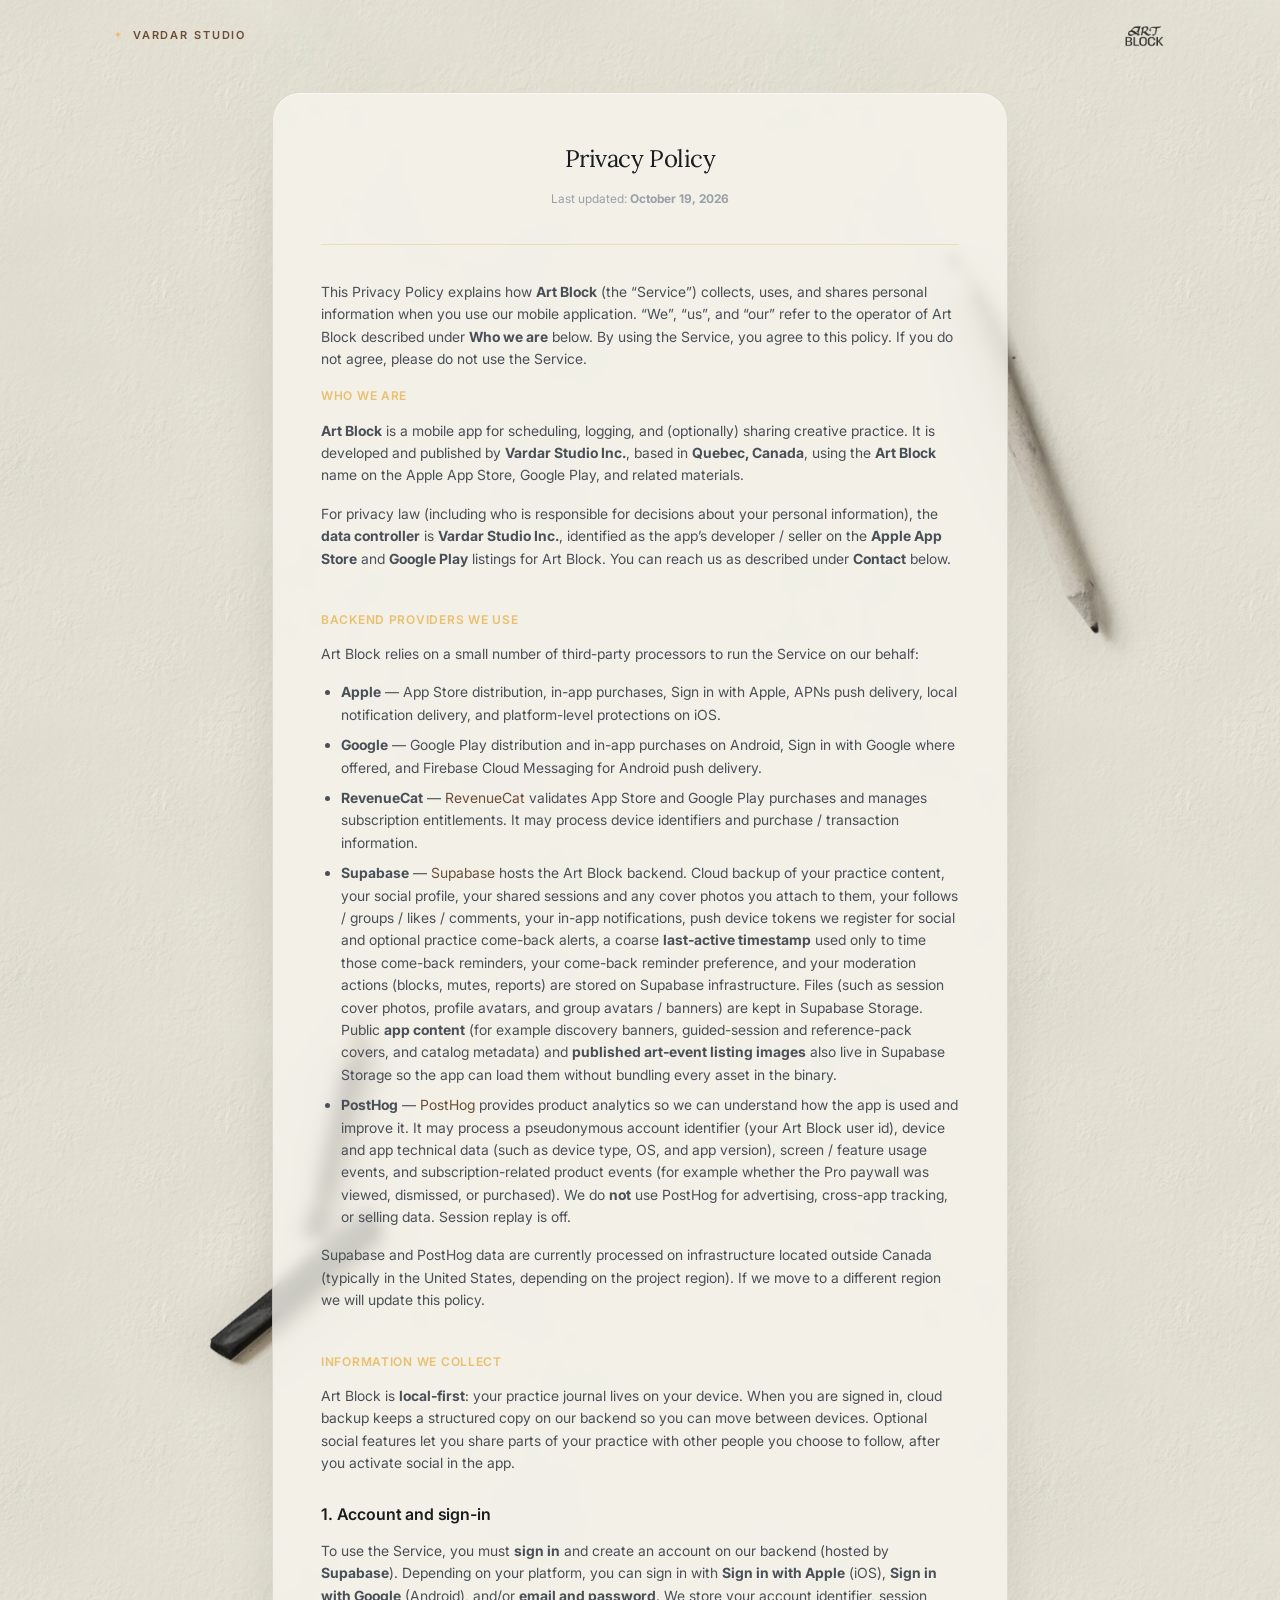
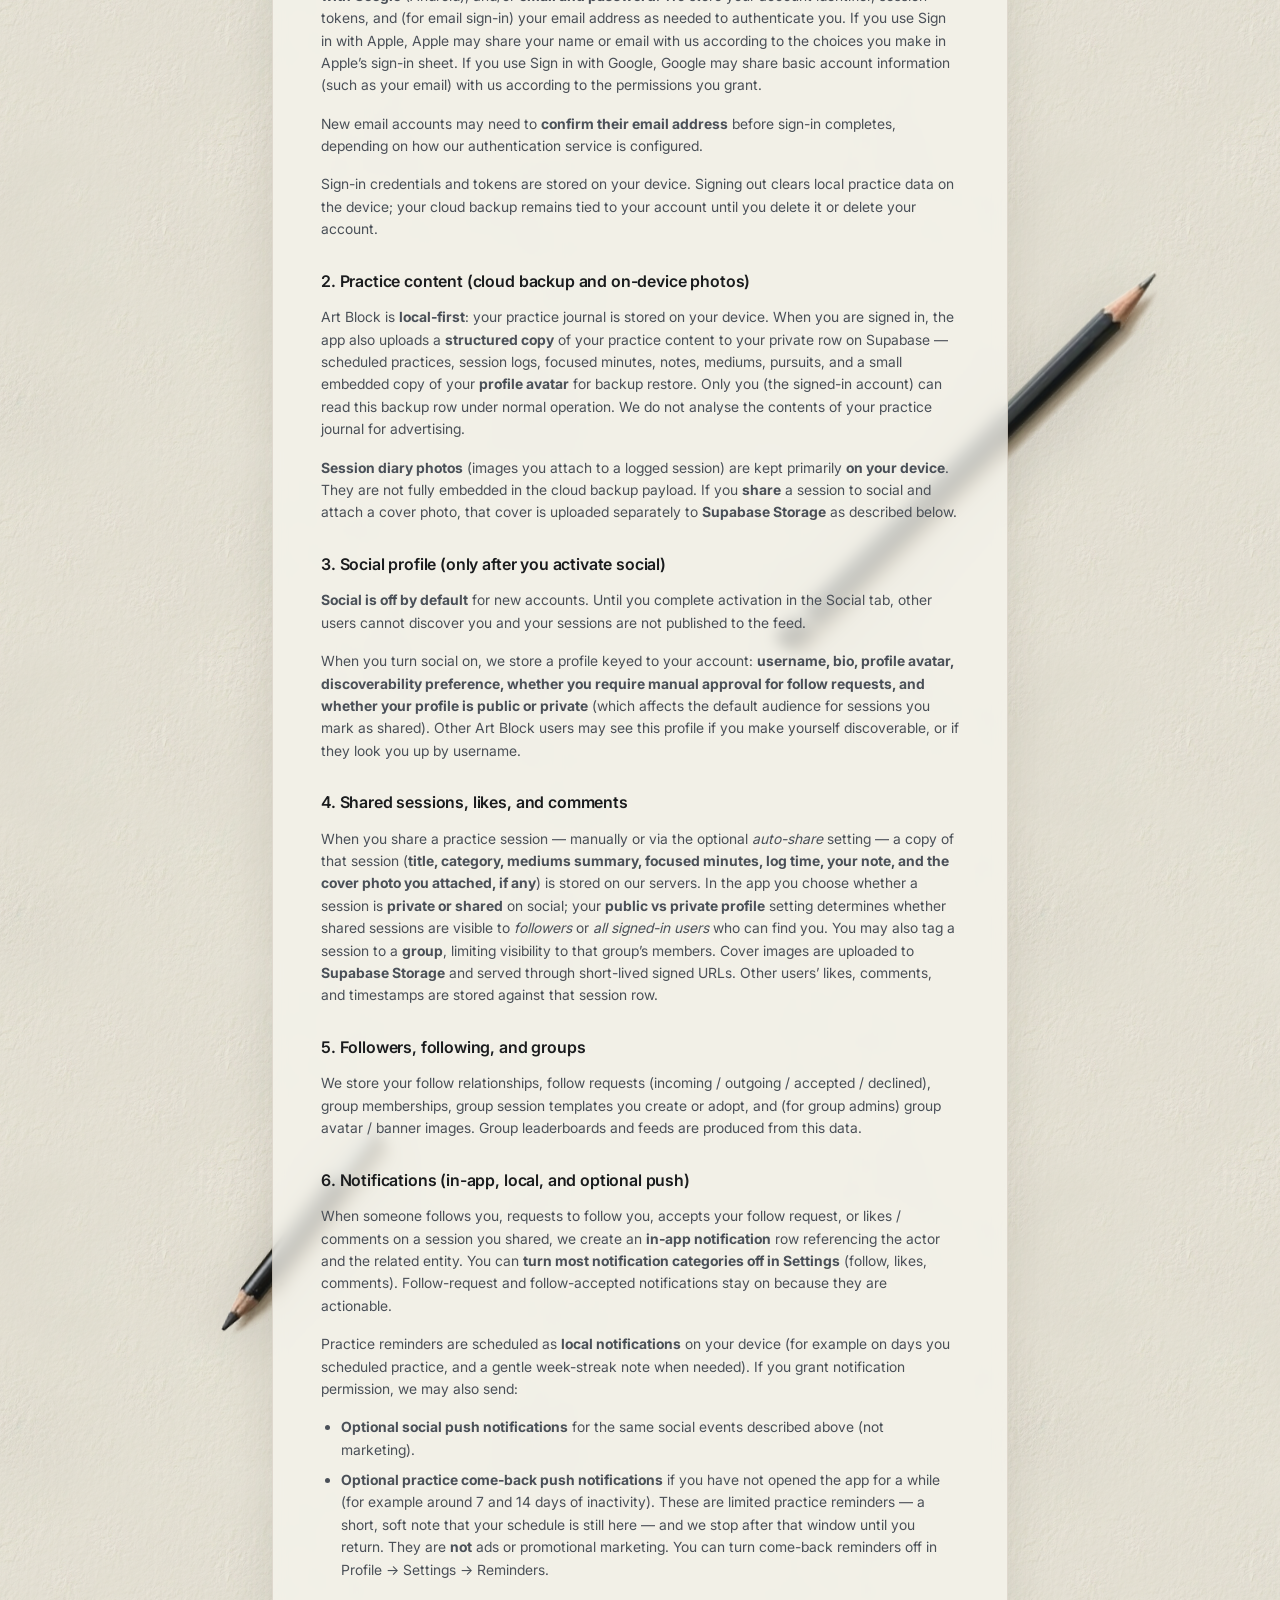
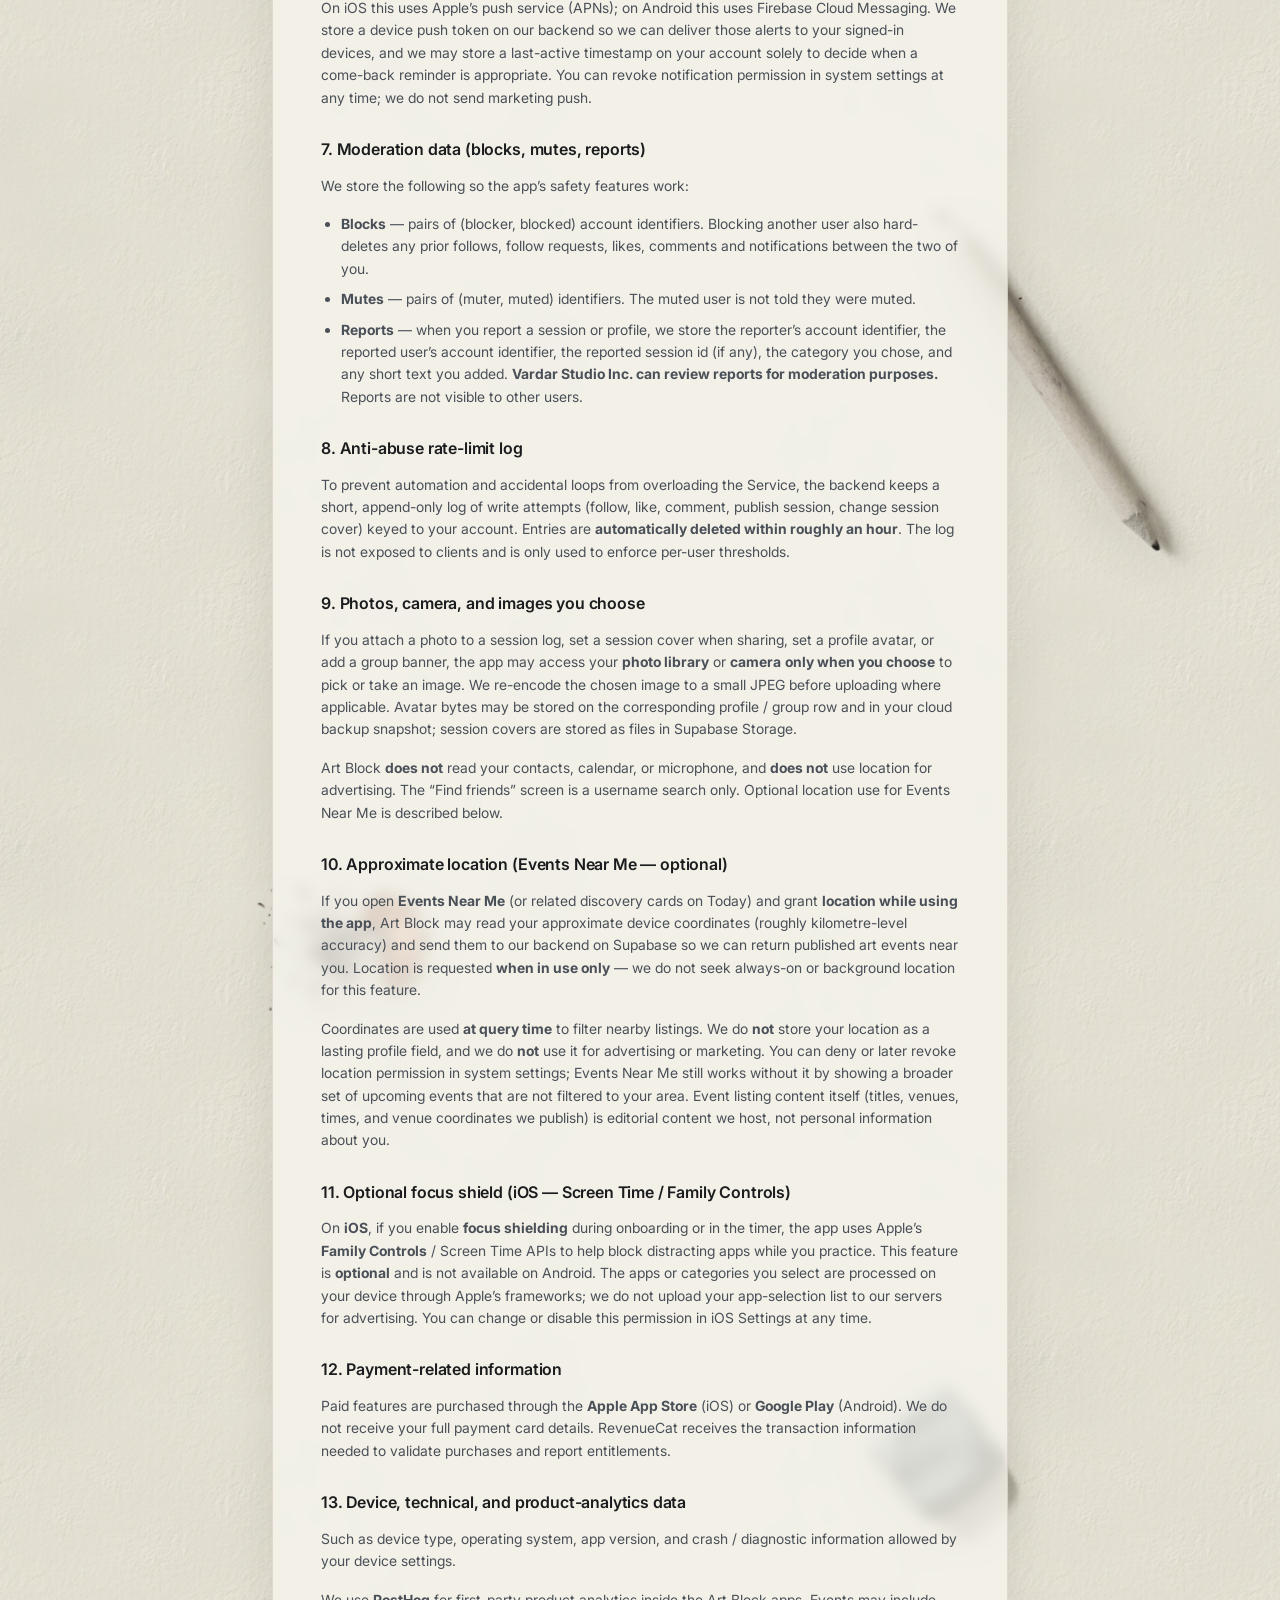
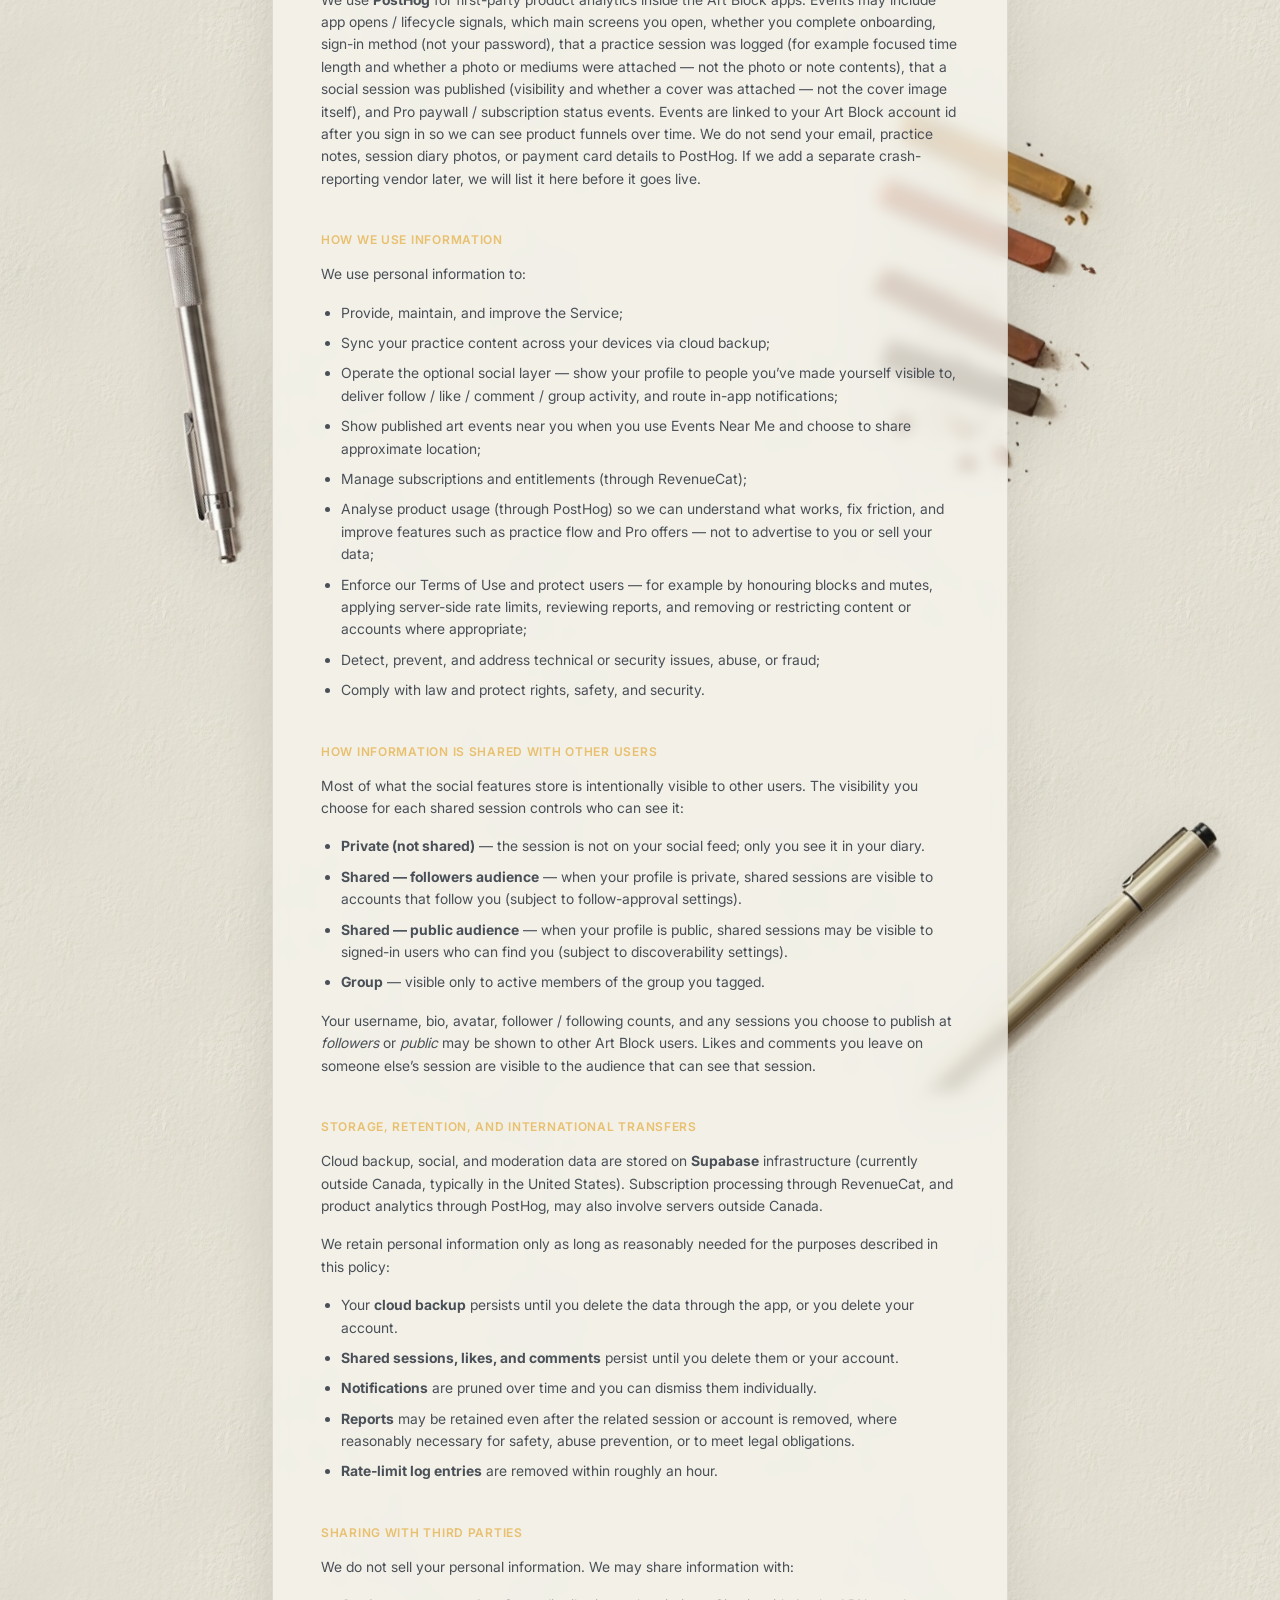
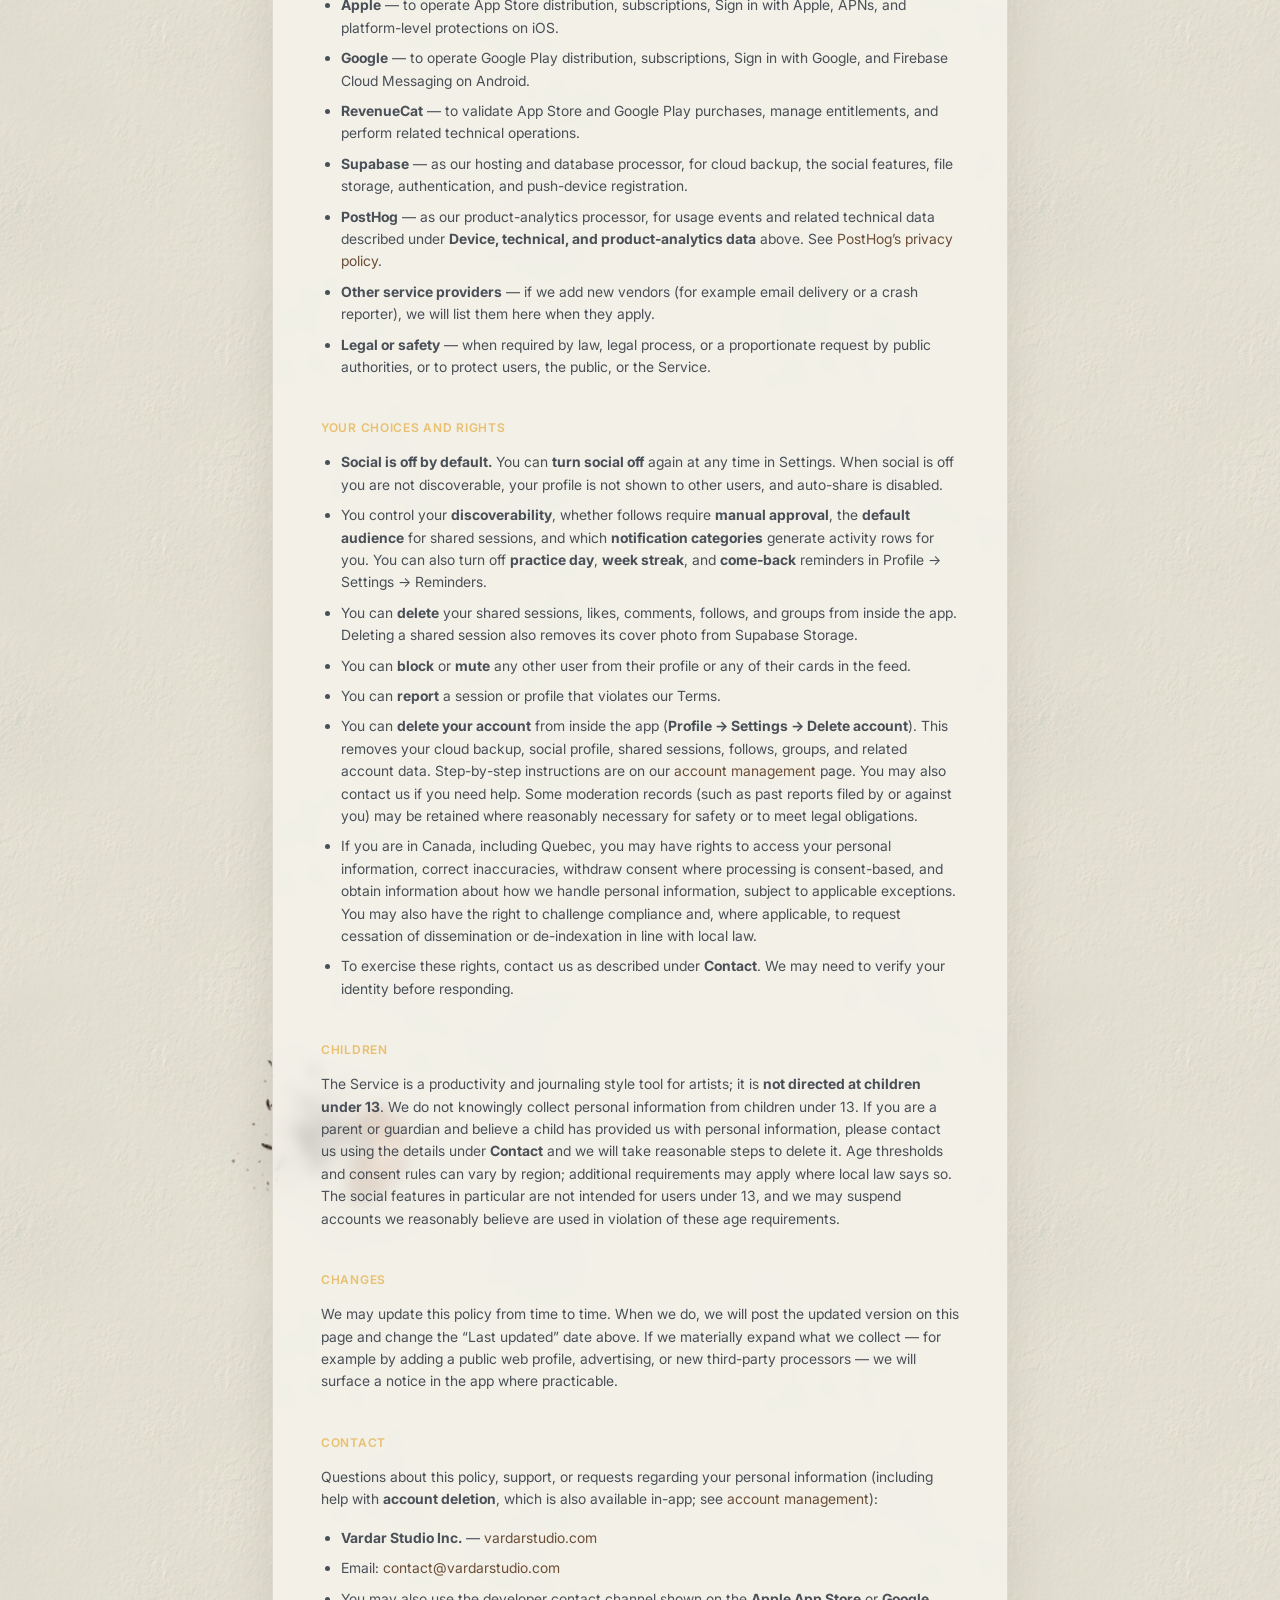
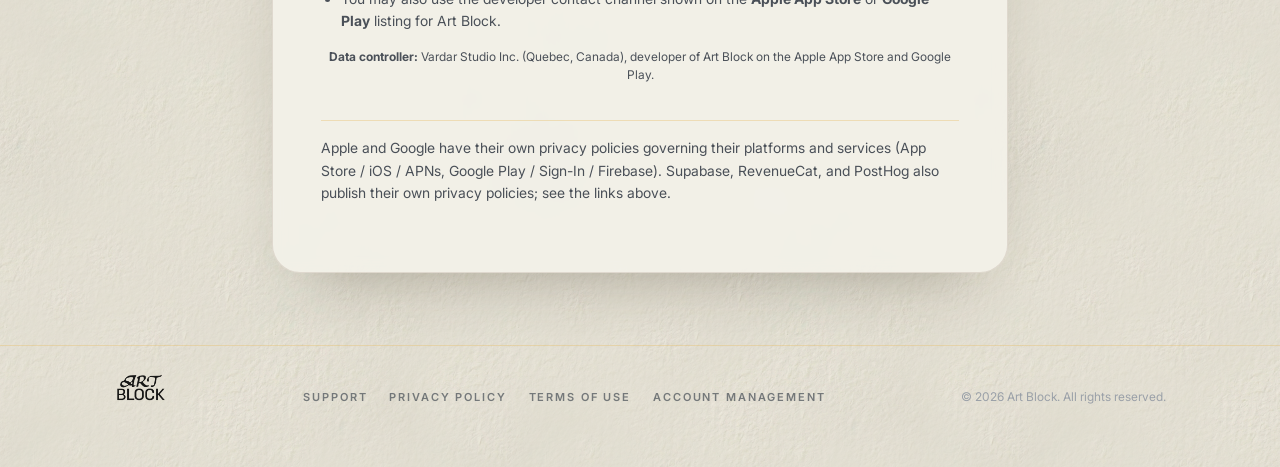
<file: artblock/privacy/index.html>
<!DOCTYPE html>
<html lang="en">
  <head>
    <meta charset="utf-8" />
    <meta name="viewport" content="width=device-width, initial-scale=1" />
    <title>Privacy Policy — Art Block</title>
    <meta name="robots" content="index,follow" />
    <link rel="canonical" href="https://www.vardarstudio.com/artblock/privacy/" />
    <link rel="stylesheet" href="../../css/main.css?v=4" />
    <script>
      (function () {
        if (/\/index\.html$/i.test(location.pathname)) {
          history.replaceState(
            null,
            "",
            location.pathname.replace(/\/index\.html$/i, "/") +
              location.search +
              location.hash
          );
        }
      })();
    </script>
  </head>
  <body class="legal-doc artblock">
    <div class="artblock-scenery" aria-hidden="true">
      <div class="artblock-scenery__tile"></div>
      <img class="artblock-scenery__prop artblock-scenery__prop--slot-1" src="../../images/Props/pencil_3.png" alt="" width="298" height="411" decoding="async" />
      <img class="artblock-scenery__prop artblock-scenery__prop--slot-2" src="../../images/Props/trash.png" alt="" width="183" height="150" decoding="async" />
      <img class="artblock-scenery__prop artblock-scenery__prop--slot-3" src="../../images/Props/stump_1.png" alt="" width="223" height="401" decoding="async" />
      <img class="artblock-scenery__prop artblock-scenery__prop--slot-4" src="../../images/Props/pencil_1.png" alt="" width="116" height="251" decoding="async" />
      <img class="artblock-scenery__prop artblock-scenery__prop--slot-5" src="../../images/Props/pen_2.png" alt="" width="285" height="375" decoding="async" />
      <img class="artblock-scenery__prop artblock-scenery__prop--slot-6" src="../../images/Props/charcoal_1.png" alt="" width="184" height="221" decoding="async" />
      <img class="artblock-scenery__prop artblock-scenery__prop--slot-7" src="../../images/Props/mechpencil.png" alt="" width="158" height="477" decoding="async" />
      <img class="artblock-scenery__prop artblock-scenery__prop--slot-9" src="../../images/Props/eraser_1.png" alt="" width="212" height="206" decoding="async" />
      <img class="artblock-scenery__prop artblock-scenery__prop--slot-10" src="../../images/Props/pencil_5.png" alt="" width="163" height="245" decoding="async" />
      <img class="artblock-scenery__prop artblock-scenery__prop--slot-11" src="../../images/Props/charcoal_2.png" alt="" width="241" height="361" decoding="async" />
      <img class="artblock-scenery__prop artblock-scenery__prop--slot-13" src="../../images/Props/trash.png" alt="" width="183" height="150" decoding="async" />
      <img class="artblock-scenery__prop artblock-scenery__prop--slot-15" src="../../images/Props/stump_1.png" alt="" width="223" height="401" decoding="async" />
    </div>
    <header class="ab-topbar">
      <a href="../../" class="ab-meta ab-topbar-link"
        ><span class="ab-mark" aria-hidden="true">✦</span> Vardar Studio</a
      >
      <a href="../" class="ab-topbar-home" aria-label="Art Block home">
        <img
          class="ab-topbar-logotype"
          src="../../images/Logotype.png"
          alt="Art Block"
          width="400"
          height="80"
          decoding="async"
        />
      </a>
    </header>

    <main class="legal-doc-main">
      <article class="legal-doc-content">
        <h1>Privacy Policy</h1>
        <p class="legal-meta">
          Last updated: <strong>October 19, 2026</strong>
        </p>

        <div class="legal-doc-prose">
          <p>
            This Privacy Policy explains how <strong>Art Block</strong> (the
            “Service”) collects, uses, and shares personal information when you
            use our mobile application. “We”, “us”, and “our” refer to the
            operator of Art Block described under <strong>Who we are</strong>
            below. By using the Service, you agree to this policy. If you do not
            agree, please do not use the Service.
          </p>

          <h2>Who we are</h2>
          <p>
            <strong>Art Block</strong> is a mobile app for scheduling, logging,
            and (optionally) sharing creative practice. It is developed and
            published by <strong>Vardar Studio Inc.</strong>, based in
            <strong>Quebec, Canada</strong>, using the
            <strong>Art Block</strong> name on the Apple App Store, Google Play,
            and related materials.
          </p>
          <p>
            For privacy law (including who is responsible for decisions about
            your personal information), the <strong>data controller</strong> is
            <strong>Vardar Studio Inc.</strong>, identified as the app’s
            developer / seller on the <strong>Apple App Store</strong> and
            <strong>Google Play</strong> listings for Art Block. You can reach
            us as described under <strong>Contact</strong> below.
          </p>

          <h2>Backend providers we use</h2>
          <p>
            Art Block relies on a small number of third-party processors to run
            the Service on our behalf:
          </p>
          <ul>
            <li>
              <strong>Apple</strong> — App Store distribution, in-app purchases,
              Sign in with Apple, APNs push delivery, local notification
              delivery, and platform-level protections on iOS.
            </li>
            <li>
              <strong>Google</strong> — Google Play distribution and in-app
              purchases on Android, Sign in with Google where offered, and
              Firebase Cloud Messaging for Android push delivery.
            </li>
            <li>
              <strong>RevenueCat</strong> —
              <a href="https://www.revenuecat.com/privacy" target="_blank" rel="noopener noreferrer">RevenueCat</a>
              validates App Store and Google Play purchases and manages
              subscription entitlements. It may process device identifiers and
              purchase / transaction information.
            </li>
            <li>
              <strong>Supabase</strong> —
              <a href="https://supabase.com/privacy" target="_blank" rel="noopener noreferrer">Supabase</a>
              hosts the Art Block backend. Cloud backup of your practice
              content, your social profile, your shared sessions and any cover
              photos you attach to them, your follows / groups / likes /
              comments, your in-app notifications, push device tokens we
              register for social and optional practice come-back alerts, a
              coarse <strong>last-active timestamp</strong> used only to time
              those come-back reminders, your come-back reminder preference,
              and your moderation actions (blocks, mutes, reports) are stored
              on Supabase infrastructure. Files
              (such as session cover photos, profile avatars, and group avatars
              / banners) are kept in Supabase Storage. Public
              <strong>app content</strong> (for example discovery banners,
              guided-session and reference-pack covers, and catalog metadata)
              and <strong>published art-event listing images</strong> also live
              in Supabase Storage so the app can load them without bundling
              every asset in the binary.
            </li>
            <li>
              <strong>PostHog</strong> —
              <a href="https://posthog.com/privacy" target="_blank" rel="noopener noreferrer">PostHog</a>
              provides product analytics so we can understand how the app is
              used and improve it. It may process a pseudonymous account
              identifier (your Art Block user id), device and app technical
              data (such as device type, OS, and app version), screen / feature
              usage events, and subscription-related product events (for
              example whether the Pro paywall was viewed, dismissed, or
              purchased). We do <strong>not</strong> use PostHog for
              advertising, cross-app tracking, or selling data. Session replay
              is off.
            </li>
          </ul>
          <p>
            Supabase and PostHog data are currently processed on infrastructure
            located outside Canada (typically in the United States, depending
            on the project region). If we move to a different region we will
            update this policy.
          </p>

          <h2>Information we collect</h2>
          <p>
            Art Block is <strong>local-first</strong>: your practice journal
            lives on your device. When you are signed in, cloud backup keeps a
            structured copy on our backend so you can move between devices.
            Optional social features let you share parts of your practice with
            other people you choose to follow, after you activate social in
            the app.
          </p>

          <h3>1. Account and sign-in</h3>
          <p>
            To use the Service, you must <strong>sign in</strong> and create an
            account on our backend (hosted by <strong>Supabase</strong>).
            Depending on your platform, you can sign in with
            <strong>Sign in with Apple</strong> (iOS),
            <strong>Sign in with Google</strong> (Android), and/or
            <strong>email and password</strong>. We store your account
            identifier, session tokens, and (for email sign-in) your email
            address as needed to authenticate you. If you use Sign in with
            Apple, Apple may share your name or email with us according to the
            choices you make in Apple’s sign-in sheet. If you use Sign in with
            Google, Google may share basic account information (such as your
            email) with us according to the permissions you grant.
          </p>
          <p>
            New email accounts may need to <strong>confirm their email
            address</strong> before sign-in completes, depending on how our
            authentication service is configured.
          </p>
          <p>
            Sign-in credentials and tokens are stored on your device. Signing
            out clears local practice data on the device; your cloud backup
            remains tied to your account until you delete it or delete your
            account.
          </p>

          <h3>2. Practice content (cloud backup and on-device photos)</h3>
          <p>
            Art Block is <strong>local-first</strong>: your practice journal
            is stored on your device. When you are signed in, the app also
            uploads a <strong>structured copy</strong> of your practice content
            to your private row on Supabase — scheduled practices, session
            logs, focused minutes, notes, mediums, pursuits, and a small
            embedded copy of your <strong>profile avatar</strong> for backup
            restore. Only you (the signed-in account) can read this backup row
            under normal operation. We do not analyse the contents of your
            practice journal for advertising.
          </p>
          <p>
            <strong>Session diary photos</strong> (images you attach to a logged
            session) are kept primarily <strong>on your device</strong>. They
            are not fully embedded in the cloud backup payload. If you
            <strong>share</strong> a session to social and attach a cover photo,
            that cover is uploaded separately to <strong>Supabase Storage</strong>
            as described below.
          </p>

          <h3>3. Social profile (only after you activate social)</h3>
          <p>
            <strong>Social is off by default</strong> for new accounts. Until
            you complete activation in the Social tab, other users cannot
            discover you and your sessions are not published to the feed.
          </p>
          <p>
            When you turn social on, we store a profile keyed to your account:
            <strong>username, bio, profile avatar, discoverability preference,
            whether you require manual approval for follow requests, and
            whether your profile is public or private</strong> (which affects
            the default audience for sessions you mark as shared). Other Art
            Block users may see this profile if you make yourself
            discoverable, or if they look you up by username.
          </p>

          <h3>4. Shared sessions, likes, and comments</h3>
          <p>
            When you share a practice session — manually or via the optional
            <em>auto-share</em> setting — a copy of that session
            (<strong>title, category, mediums summary, focused minutes, log
            time, your note, and the cover photo you attached, if any</strong>)
            is stored on our servers. In the app you choose whether a session is
            <strong>private or shared</strong> on social; your
            <strong>public vs private profile</strong> setting determines
            whether shared sessions are visible to <em>followers</em> or
            <em>all signed-in users</em> who can find you. You may also tag a
            session to a <strong>group</strong>, limiting visibility to that
            group’s members. Cover images are uploaded to
            <strong>Supabase Storage</strong> and served through short-lived
            signed URLs. Other users’ likes, comments, and timestamps are
            stored against that session row.
          </p>

          <h3>5. Followers, following, and groups</h3>
          <p>
            We store your follow relationships, follow requests (incoming /
            outgoing / accepted / declined), group memberships, group session
            templates you create or adopt, and (for group admins) group avatar
            / banner images. Group leaderboards and feeds are produced from
            this data.
          </p>

          <h3>6. Notifications (in-app, local, and optional push)</h3>
          <p>
            When someone follows you, requests to follow you, accepts your
            follow request, or likes / comments on a session you shared, we
            create an <strong>in-app notification</strong> row referencing the
            actor and the related entity. You can
            <strong>turn most notification categories off in Settings</strong>
            (follow, likes, comments). Follow-request and follow-accepted
            notifications stay on because they are actionable.
          </p>
          <p>
            Practice reminders are scheduled as
            <strong>local notifications</strong> on your device (for example on
            days you scheduled practice, and a gentle week-streak note when
            needed). If you grant notification permission, we may also send:
          </p>
          <ul>
            <li>
              <strong>Optional social push notifications</strong> for the same
              social events described above (not marketing).
            </li>
            <li>
              <strong>Optional practice come-back push notifications</strong>
              if you have not opened the app for a while (for example around
              7 and 14 days of inactivity). These are limited practice
              reminders — a short, soft note that your schedule is still here —
              and we stop after that window until you return. They are
              <strong>not</strong> ads or promotional marketing. You can turn
              come-back reminders off in Profile → Settings → Reminders.
            </li>
          </ul>
          <p>
            On iOS this uses Apple’s push service (APNs); on Android this uses
            Firebase Cloud Messaging. We store a device push token on our
            backend so we can deliver those alerts to your signed-in devices,
            and we may store a last-active timestamp on your account solely to
            decide when a come-back reminder is appropriate. You can revoke
            notification permission in system settings at any time; we do not
            send marketing push.
          </p>

          <h3>7. Moderation data (blocks, mutes, reports)</h3>
          <p>
            We store the following so the app’s safety features work:
          </p>
          <ul>
            <li>
              <strong>Blocks</strong> — pairs of (blocker, blocked) account
              identifiers. Blocking another user also hard-deletes any prior
              follows, follow requests, likes, comments and notifications
              between the two of you.
            </li>
            <li>
              <strong>Mutes</strong> — pairs of (muter, muted) identifiers.
              The muted user is not told they were muted.
            </li>
            <li>
              <strong>Reports</strong> — when you report a session or profile,
              we store the reporter’s account identifier, the reported user’s
              account identifier, the reported session id (if any), the
              category you chose, and any short text you added.
              <strong>Vardar Studio Inc. can review reports for moderation
              purposes.</strong> Reports are not visible to other users.
            </li>
          </ul>

          <h3>8. Anti-abuse rate-limit log</h3>
          <p>
            To prevent automation and accidental loops from overloading the
            Service, the backend keeps a short, append-only log of write
            attempts (follow, like, comment, publish session, change session
            cover) keyed to your account. Entries are
            <strong>automatically deleted within roughly an hour</strong>. The
            log is not exposed to clients and is only used to enforce
            per-user thresholds.
          </p>

          <h3>9. Photos, camera, and images you choose</h3>
          <p>
            If you attach a photo to a session log, set a session cover when
            sharing, set a profile avatar, or add a group banner, the app may
            access your <strong>photo library</strong> or <strong>camera</strong>
            <strong>only when you choose</strong> to pick or take an image. We
            re-encode the chosen image to a small JPEG before uploading where
            applicable. Avatar bytes may be stored on the corresponding profile
            / group row and in your cloud backup snapshot; session covers are
            stored as files in Supabase Storage.
          </p>
          <p>
            Art Block <strong>does not</strong> read your contacts, calendar, or
            microphone, and <strong>does not</strong> use location for
            advertising. The “Find friends” screen is a username search only.
            Optional location use for Events Near Me is described below.
          </p>

          <h3>10. Approximate location (Events Near Me — optional)</h3>
          <p>
            If you open <strong>Events Near Me</strong> (or related discovery
            cards on Today) and grant
            <strong>location while using the app</strong>, Art Block may read
            your approximate device coordinates (roughly
            kilometre-level accuracy) and send them to our backend on Supabase
            so we can return published art events near you. Location is
            requested <strong>when in use only</strong> — we do not seek
            always-on or background location for this feature.
          </p>
          <p>
            Coordinates are used <strong>at query time</strong> to filter
            nearby listings. We do <strong>not</strong> store your location as
            a lasting profile field, and we do <strong>not</strong> use it for
            advertising or marketing. You can deny or later revoke location
            permission in system settings; Events Near Me still works without
            it by showing a broader set of upcoming events that are not
            filtered to your area. Event listing content itself (titles,
            venues, times, and venue coordinates we publish) is editorial
            content we host, not personal information about you.
          </p>

          <h3>11. Optional focus shield (iOS — Screen Time / Family Controls)</h3>
          <p>
            On <strong>iOS</strong>, if you enable
            <strong>focus shielding</strong> during onboarding or in the timer,
            the app uses Apple’s <strong>Family Controls</strong> / Screen Time
            APIs to help block distracting apps while you practice. This
            feature is <strong>optional</strong> and is not available on
            Android. The apps or categories you select are processed on your
            device through Apple’s frameworks; we do not upload your
            app-selection list to our servers for advertising. You can change
            or disable this permission in iOS Settings at any time.
          </p>

          <h3>12. Payment-related information</h3>
          <p>
            Paid features are purchased through the
            <strong>Apple App Store</strong> (iOS) or
            <strong>Google Play</strong> (Android). We do not receive your full
            payment card details. RevenueCat receives the transaction
            information needed to validate purchases and report entitlements.
          </p>

          <h3>13. Device, technical, and product-analytics data</h3>
          <p>
            Such as device type, operating system, app version, and crash /
            diagnostic information allowed by your device settings.
          </p>
          <p>
            We use <strong>PostHog</strong> for first-party product analytics
            inside the Art Block apps. Events may include app opens / lifecycle
            signals, which main screens you open, whether you complete
            onboarding, sign-in method (not your password), that a practice
            session was logged (for example focused time length and whether a
            photo or mediums were attached — not the photo or note contents),
            that a social session was published (visibility and whether a cover
            was attached — not the cover image itself), and Pro paywall /
            subscription status events. Events are linked to your Art Block
            account id after you sign in so we can see product funnels over
            time. We do not send your email, practice notes, session diary
            photos, or payment card details to PostHog. If we add a separate
            crash-reporting vendor later, we will list it here before it goes
            live.
          </p>

          <h2>How we use information</h2>
          <p>We use personal information to:</p>
          <ul>
            <li>Provide, maintain, and improve the Service;</li>
            <li>Sync your practice content across your devices via cloud backup;</li>
            <li>
              Operate the optional social layer — show your profile to people
              you’ve made yourself visible to, deliver follow / like / comment
              / group activity, and route in-app notifications;
            </li>
            <li>
              Show published art events near you when you use Events Near Me
              and choose to share approximate location;
            </li>
            <li>Manage subscriptions and entitlements (through RevenueCat);</li>
            <li>
              Analyse product usage (through PostHog) so we can understand
              what works, fix friction, and improve features such as practice
              flow and Pro offers — not to advertise to you or sell your data;
            </li>
            <li>
              Enforce our Terms of Use and protect users — for example by
              honouring blocks and mutes, applying server-side rate limits,
              reviewing reports, and removing or restricting content or
              accounts where appropriate;
            </li>
            <li>Detect, prevent, and address technical or security issues, abuse, or fraud;</li>
            <li>Comply with law and protect rights, safety, and security.</li>
          </ul>

          <h2>How information is shared with other users</h2>
          <p>
            Most of what the social features store is intentionally visible to
            other users. The visibility you choose for each shared session
            controls who can see it:
          </p>
          <ul>
            <li>
              <strong>Private (not shared)</strong> — the session is not on your
              social feed; only you see it in your diary.
            </li>
            <li>
              <strong>Shared — followers audience</strong> — when your profile
              is private, shared sessions are visible to accounts that follow
              you (subject to follow-approval settings).
            </li>
            <li>
              <strong>Shared — public audience</strong> — when your profile is
              public, shared sessions may be visible to signed-in users who can
              find you (subject to discoverability settings).
            </li>
            <li>
              <strong>Group</strong> — visible only to active members of the
              group you tagged.
            </li>
          </ul>
          <p>
            Your username, bio, avatar, follower / following counts, and any
            sessions you choose to publish at <em>followers</em> or
            <em>public</em> may be shown to other Art Block users. Likes and
            comments you leave on someone else’s session are visible to the
            audience that can see that session.
          </p>

          <h2>Storage, retention, and international transfers</h2>
          <p>
            Cloud backup, social, and moderation data are stored on
            <strong>Supabase</strong> infrastructure (currently outside Canada,
            typically in the United States). Subscription processing through
            RevenueCat, and product analytics through PostHog, may also involve
            servers outside Canada.
          </p>
          <p>
            We retain personal information only as long as reasonably needed
            for the purposes described in this policy:
          </p>
          <ul>
            <li>
              Your <strong>cloud backup</strong> persists until you delete the
              data through the app, or you delete your account.
            </li>
            <li>
              <strong>Shared sessions, likes, and comments</strong> persist
              until you delete them or your account.
            </li>
            <li>
              <strong>Notifications</strong> are pruned over time and you can
              dismiss them individually.
            </li>
            <li>
              <strong>Reports</strong> may be retained even after the related
              session or account is removed, where reasonably necessary for
              safety, abuse prevention, or to meet legal obligations.
            </li>
            <li>
              <strong>Rate-limit log entries</strong> are removed within
              roughly an hour.
            </li>
          </ul>

          <h2>Sharing with third parties</h2>
          <p>
            We do not sell your personal information. We may share information
            with:
          </p>
          <ul>
            <li>
              <strong>Apple</strong> — to operate App Store distribution,
              subscriptions, Sign in with Apple, APNs, and platform-level
              protections on iOS.
            </li>
            <li>
              <strong>Google</strong> — to operate Google Play distribution,
              subscriptions, Sign in with Google, and Firebase Cloud Messaging
              on Android.
            </li>
            <li>
              <strong>RevenueCat</strong> — to validate App Store and Google
              Play purchases, manage entitlements, and perform related
              technical operations.
            </li>
            <li>
              <strong>Supabase</strong> — as our hosting and database
              processor, for cloud backup, the social features, file storage,
              authentication, and push-device registration.
            </li>
            <li>
              <strong>PostHog</strong> — as our product-analytics processor, for
              usage events and related technical data described under
              <strong>Device, technical, and product-analytics data</strong>
              above. See
              <a href="https://posthog.com/privacy" target="_blank" rel="noopener noreferrer">PostHog’s privacy policy</a>.
            </li>
            <li>
              <strong>Other service providers</strong> — if we add new vendors
              (for example email delivery or a crash reporter), we will list
              them here when they apply.
            </li>
            <li>
              <strong>Legal or safety</strong> — when required by law, legal
              process, or a proportionate request by public authorities, or to
              protect users, the public, or the Service.
            </li>
          </ul>

          <h2>Your choices and rights</h2>
          <ul>
            <li>
              <strong>Social is off by default.</strong> You can
              <strong>turn social off</strong> again at any time in Settings.
              When social is off you are not discoverable, your profile is not
              shown to other users, and auto-share is disabled.
            </li>
            <li>
              You control your <strong>discoverability</strong>, whether
              follows require <strong>manual approval</strong>, the
              <strong>default audience</strong> for shared sessions, and which
              <strong>notification categories</strong> generate activity rows
              for you. You can also turn off
              <strong>practice day</strong>, <strong>week streak</strong>, and
              <strong>come-back</strong> reminders in Profile → Settings →
              Reminders.
            </li>
            <li>
              You can <strong>delete</strong> your shared sessions, likes,
              comments, follows, and groups from inside the app. Deleting a
              shared session also removes its cover photo from Supabase
              Storage.
            </li>
            <li>
              You can <strong>block</strong> or <strong>mute</strong> any other
              user from their profile or any of their cards in the feed.
            </li>
            <li>
              You can <strong>report</strong> a session or profile that
              violates our Terms.
            </li>
            <li>
              You can <strong>delete your account</strong> from inside the app
              (<strong>Profile → Settings → Delete account</strong>). This
              removes your cloud backup, social profile, shared sessions,
              follows, groups, and related account data. Step-by-step
              instructions are on our
              <a href="../account-management/">account management</a> page. You
              may also contact us if you need help. Some moderation records
              (such as past reports filed by or against you) may be retained
              where reasonably necessary for safety or to meet legal
              obligations.
            </li>
            <li>
              If you are in Canada, including Quebec, you may have rights to
              access your personal information, correct inaccuracies, withdraw
              consent where processing is consent-based, and obtain
              information about how we handle personal information, subject to
              applicable exceptions. You may also have the right to challenge
              compliance and, where applicable, to request cessation of
              dissemination or de-indexation in line with local law.
            </li>
            <li>
              To exercise these rights, contact us as described under
              <strong>Contact</strong>. We may need to verify your identity
              before responding.
            </li>
          </ul>

          <h2>Children</h2>
          <p>
            The Service is a productivity and journaling style tool for
            artists; it is <strong>not directed at children under 13</strong>.
            We do not knowingly collect personal information from children
            under 13. If you are a parent or guardian and believe a child has
            provided us with personal information, please contact us using the
            details under <strong>Contact</strong> and we will take reasonable
            steps to delete it. Age thresholds and consent rules can vary by
            region; additional requirements may apply where local law says so.
            The social features in particular are not intended for users under
            13, and we may suspend accounts we reasonably believe are used in
            violation of these age requirements.
          </p>

          <h2>Changes</h2>
          <p>
            We may update this policy from time to time. When we do, we will
            post the updated version on this page and change the “Last
            updated” date above. If we materially expand what we collect — for
            example by adding a public web profile, advertising, or new
            third-party processors — we will surface a notice in the app where
            practicable.
          </p>

          <h2>Contact</h2>
          <p>
            Questions about this policy, support, or requests regarding your
            personal information (including help with
            <strong>account deletion</strong>, which is also available in-app;
            see <a href="../account-management/">account management</a>):
          </p>
          <ul>
            <li>
              <strong>Vardar Studio Inc.</strong> —
              <a href="https://vardarstudio.com">vardarstudio.com</a>
            </li>
            <li>
              Email:
              <a href="mailto:contact@vardarstudio.com">contact@vardarstudio.com</a>
            </li>
            <li>
              You may also use the developer contact channel shown on the
              <strong>Apple App Store</strong> or
              <strong>Google Play</strong> listing for Art Block.
            </li>
          </ul>
          <p class="legal-meta">
            <strong>Data controller:</strong> Vardar Studio Inc. (Quebec, Canada),
            developer of Art Block on the Apple App Store and Google Play.
          </p>

          <p>
            Apple and Google have their own privacy policies governing their
            platforms and services (App Store / iOS / APNs, Google Play /
            Sign-In / Firebase). Supabase, RevenueCat, and PostHog also publish
            their own privacy policies; see the links above.
          </p>
        </div>
      </article>
    </main>

    <footer class="ab-footer">
      <div class="ab-wrap ab-footer-row">
        <a href="../" class="footer-brand ab-footer-brand">
          <img
            src="../../images/Logotype.png"
            alt="Art Block"
            class="footer-logotype"
            width="400"
            height="80"
            decoding="async"
          />
        </a>
        <nav class="ab-footer-links ab-meta" aria-label="Legal">
          <a href="../support/">Support</a>
          <a href="../privacy/">Privacy Policy</a>
          <a href="../terms/">Terms of Use</a>
          <a href="../account-management/">Account management</a>
        </nav>
        <p class="ab-copyright">
          © <span id="year"></span> Art Block. All rights reserved.
        </p>
      </div>
    </footer>
    <script src="../../js/interactive-surface.js?v=4" defer></script>
    <script>
      document.getElementById("year").textContent = new Date().getFullYear();
    </script>
  </body>
</html>
</file>
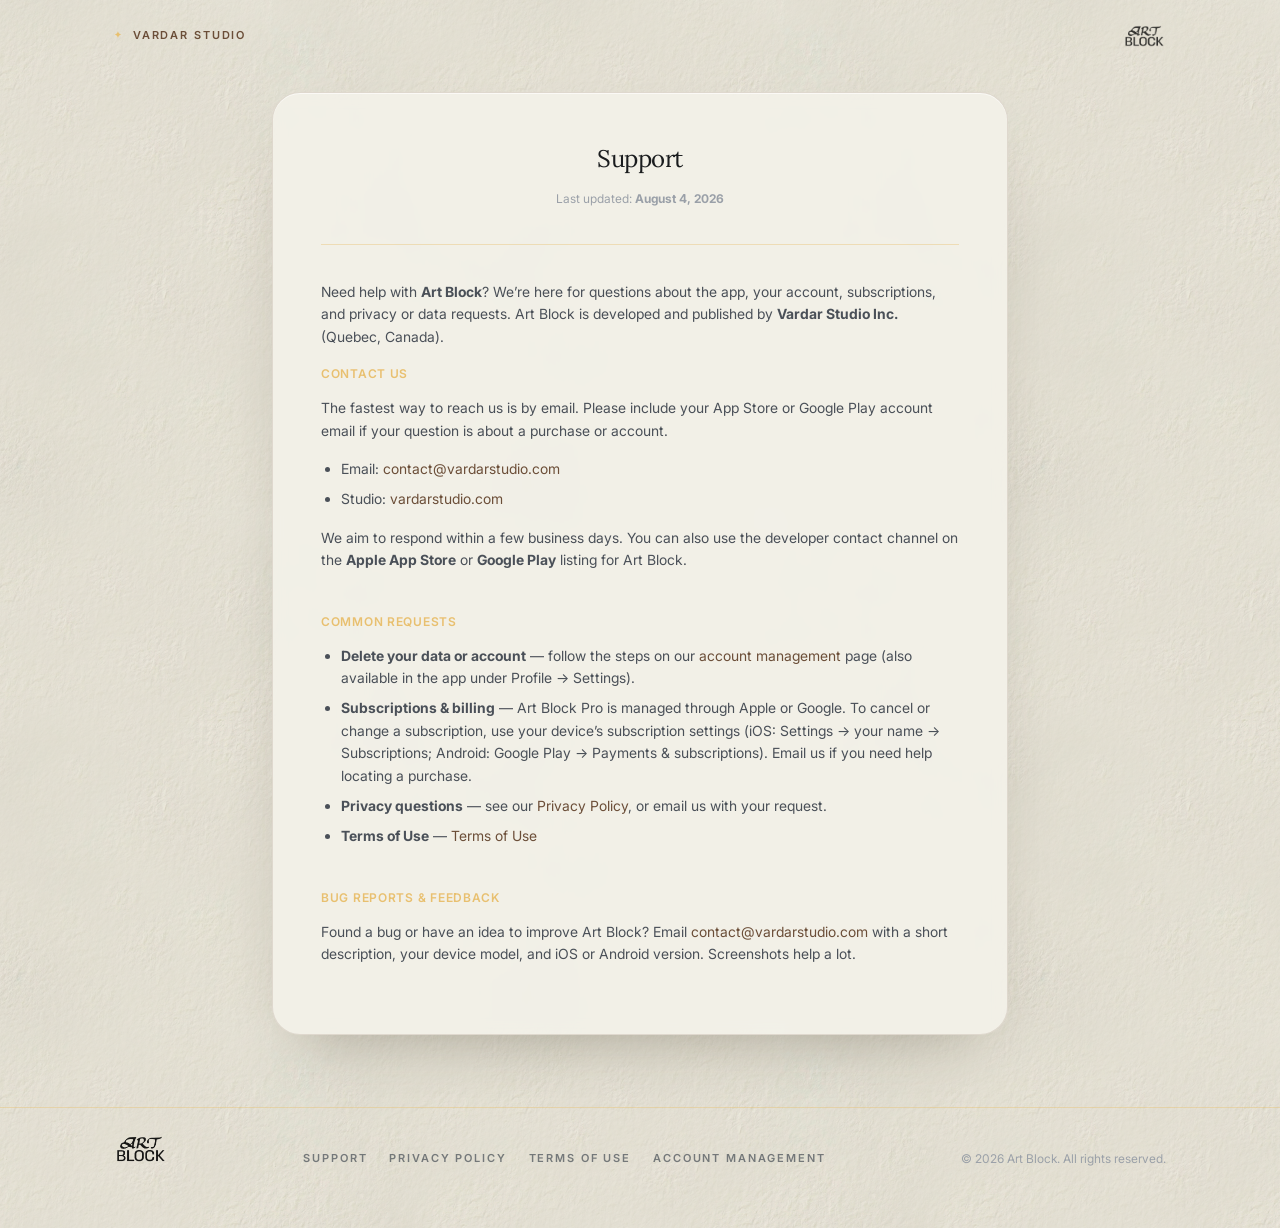
<file: artblock/support/index.html>
<!DOCTYPE html>
<html lang="en">
  <head>
    <meta charset="utf-8" />
    <meta name="viewport" content="width=device-width, initial-scale=1" />
    <title>Support — Art Block</title>
    <meta
      name="description"
      content="Get help with Art Block. Contact Vardar Studio for questions, account help, and support requests."
    />
    <meta name="robots" content="index,follow" />
    <link
      rel="canonical"
      href="https://www.vardarstudio.com/artblock/support/"
    />
    <link rel="stylesheet" href="../../css/main.css?v=4" />
    <script>
      (function () {
        if (/\/index\.html$/i.test(location.pathname)) {
          history.replaceState(
            null,
            "",
            location.pathname.replace(/\/index\.html$/i, "/") +
              location.search +
              location.hash
          );
        }
      })();
    </script>
  </head>
  <body class="legal-doc artblock">
    <div class="artblock-scenery artblock-scenery--minimal" aria-hidden="true">
      <div class="artblock-scenery__tile"></div>
    </div>
    <header class="ab-topbar">
      <a href="../../" class="ab-meta ab-topbar-link"
        ><span class="ab-mark" aria-hidden="true">✦</span> Vardar Studio</a
      >
      <a href="../" class="ab-topbar-home" aria-label="Art Block home">
        <img
          class="ab-topbar-logotype"
          src="../../images/Logotype.png"
          alt="Art Block"
          width="400"
          height="80"
          decoding="async"
        />
      </a>
    </header>

    <main class="legal-doc-main">
      <article class="legal-doc-content">
        <h1>Support</h1>
        <p class="legal-meta">
          Last updated: <strong>August 4, 2026</strong>
        </p>

        <div class="legal-doc-prose">
          <p>
            Need help with <strong>Art Block</strong>? We’re here for
            questions about the app, your account, subscriptions, and privacy
            or data requests. Art Block is developed and published by
            <strong>Vardar Studio Inc.</strong> (Quebec, Canada).
          </p>

          <h2>Contact us</h2>
          <p>
            The fastest way to reach us is by email. Please include your App
            Store or Google Play account email if your question is about a
            purchase or account.
          </p>
          <ul>
            <li>
              Email:
              <a href="mailto:contact@vardarstudio.com"
                >contact@vardarstudio.com</a
              >
            </li>
            <li>
              Studio:
              <a href="https://www.vardarstudio.com">vardarstudio.com</a>
            </li>
          </ul>
          <p>
            We aim to respond within a few business days. You can also use the
            developer contact channel on the
            <strong>Apple App Store</strong> or
            <strong>Google Play</strong> listing for Art Block.
          </p>

          <h2>Common requests</h2>
          <ul>
            <li>
              <strong>Delete your data or account</strong> — follow the steps
              on our
              <a href="../account-management/">account management</a> page
              (also available in the app under Profile → Settings).
            </li>
            <li>
              <strong>Subscriptions &amp; billing</strong> — Art Block Pro is
              managed through Apple or Google. To cancel or change a
              subscription, use your device’s subscription settings (iOS:
              Settings → your name → Subscriptions; Android: Google Play →
              Payments &amp; subscriptions). Email us if you need help
              locating a purchase.
            </li>
            <li>
              <strong>Privacy questions</strong> — see our
              <a href="../privacy/">Privacy Policy</a>, or email us with your
              request.
            </li>
            <li>
              <strong>Terms of Use</strong> —
              <a href="../terms/">Terms of Use</a>
            </li>
          </ul>

          <h2>Bug reports &amp; feedback</h2>
          <p>
            Found a bug or have an idea to improve Art Block? Email
            <a href="mailto:contact@vardarstudio.com"
              >contact@vardarstudio.com</a
            >
            with a short description, your device model, and iOS or Android
            version. Screenshots help a lot.
          </p>
        </div>
      </article>
    </main>

    <footer class="ab-footer">
      <div class="ab-wrap ab-footer-row">
        <a href="../" class="footer-brand ab-footer-brand">
          <img
            src="../../images/Logotype.png"
            alt="Art Block"
            class="footer-logotype"
            width="400"
            height="80"
            decoding="async"
          />
        </a>
        <nav class="ab-footer-links ab-meta" aria-label="Legal">
          <a href="../support/">Support</a>
          <a href="../privacy/">Privacy Policy</a>
          <a href="../terms/">Terms of Use</a>
          <a href="../account-management/">Account management</a>
        </nav>
        <p class="ab-copyright">
          © <span id="year"></span> Art Block. All rights reserved.
        </p>
      </div>
    </footer>
    <script src="../../js/interactive-surface.js?v=4" defer></script>
    <script>
      document.getElementById("year").textContent = new Date().getFullYear();
    </script>
  </body>
</html>
</file>
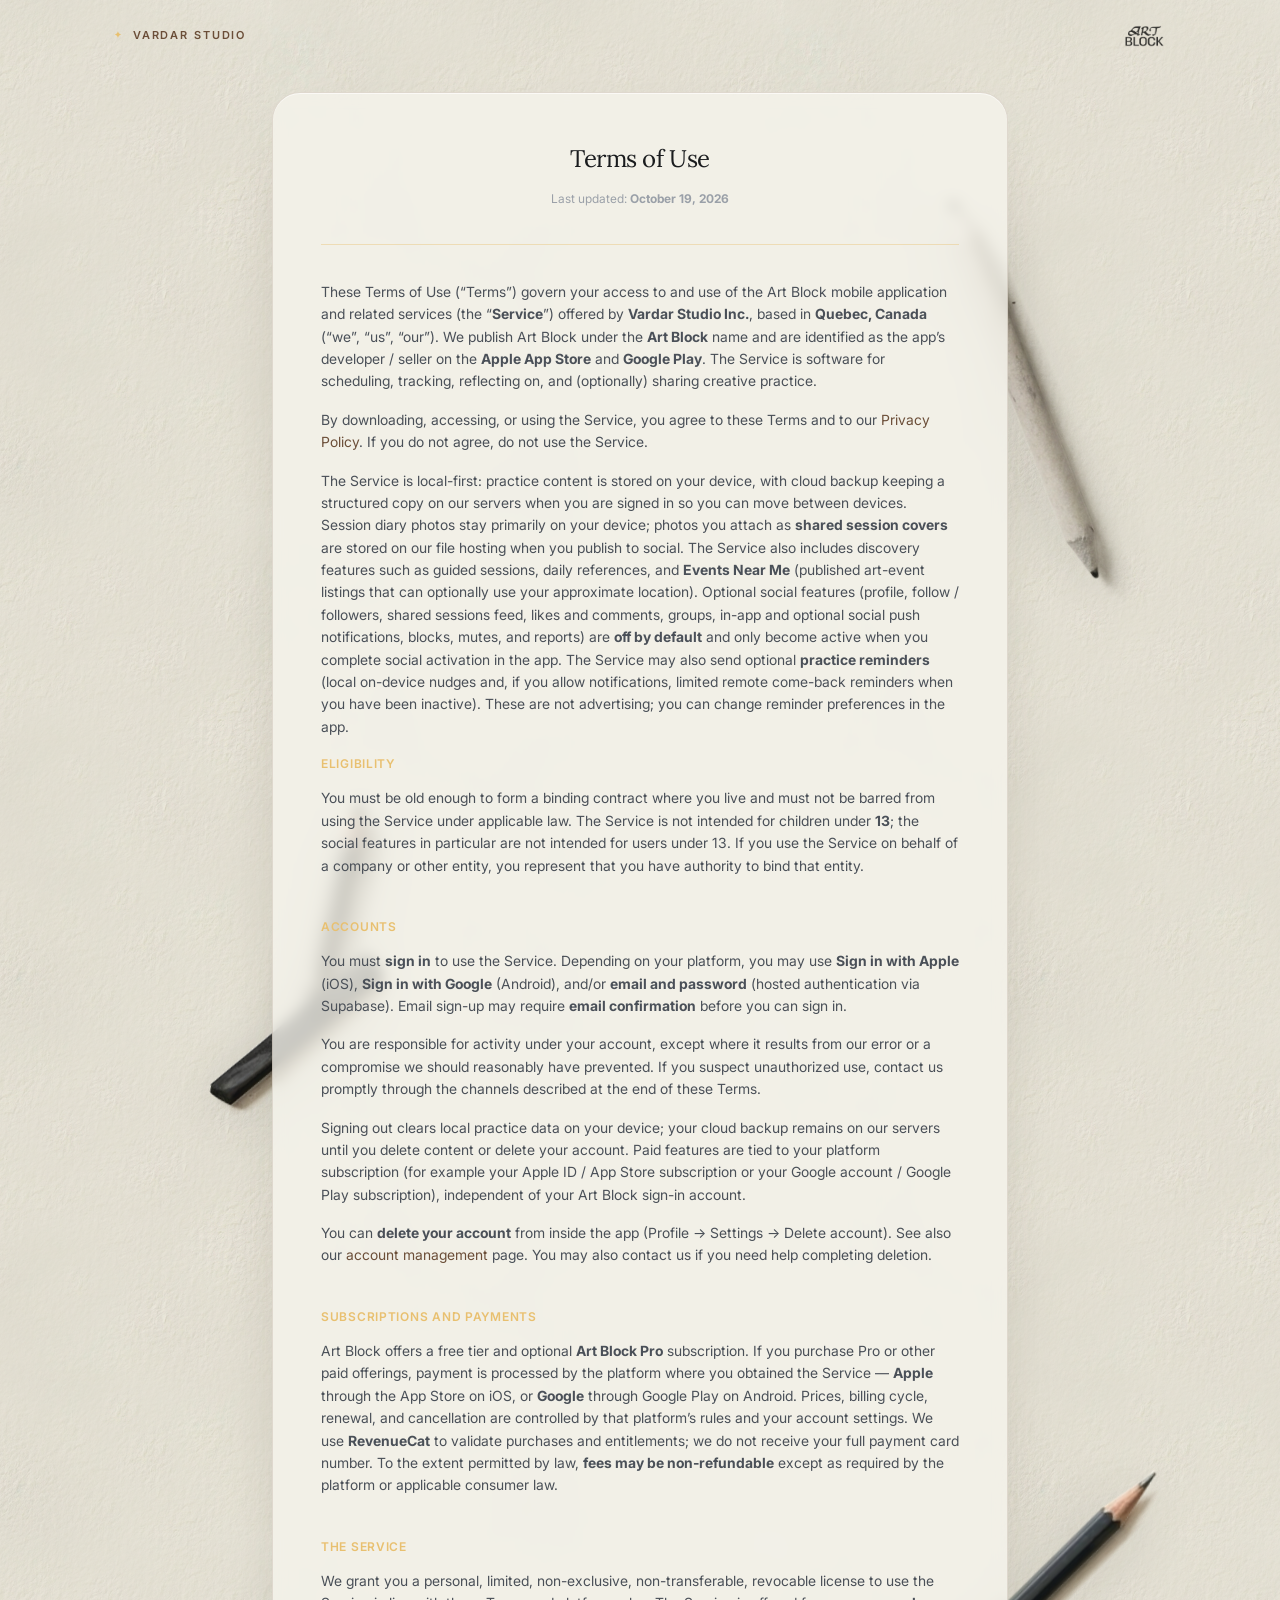
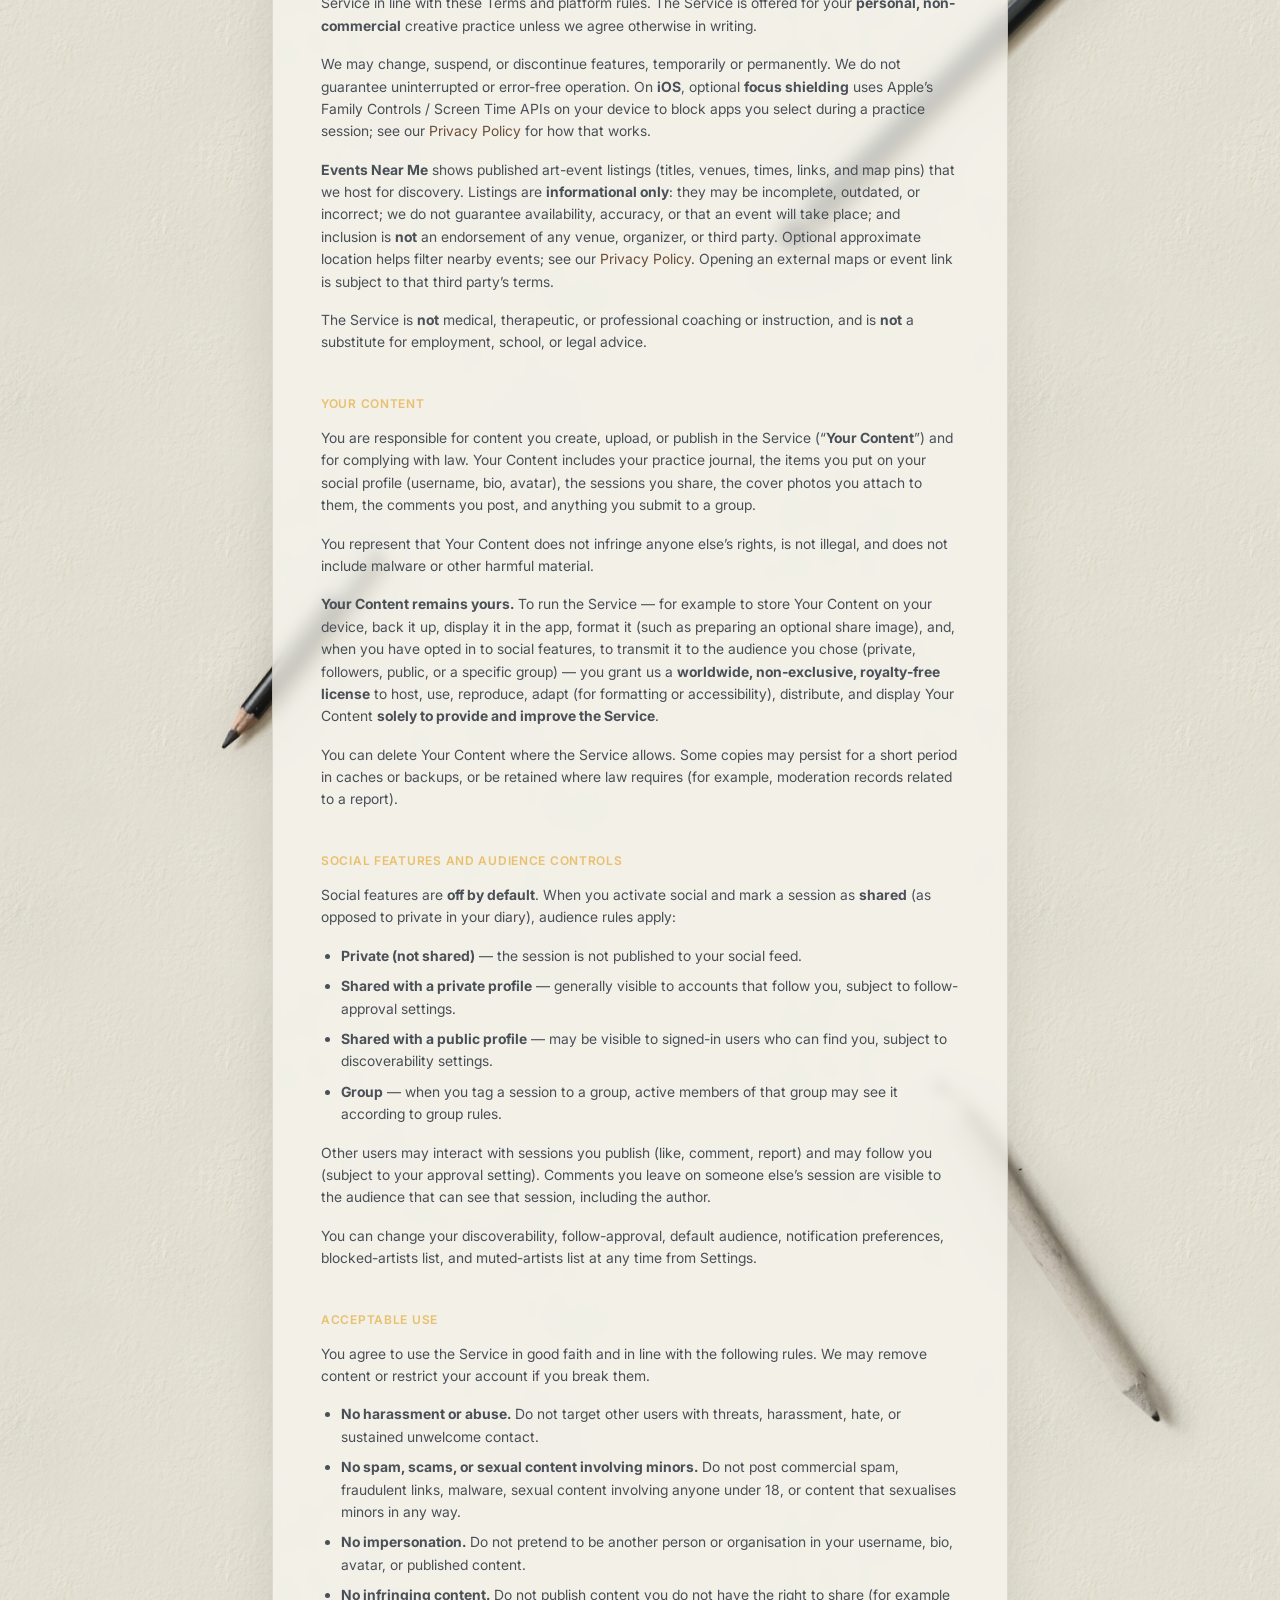
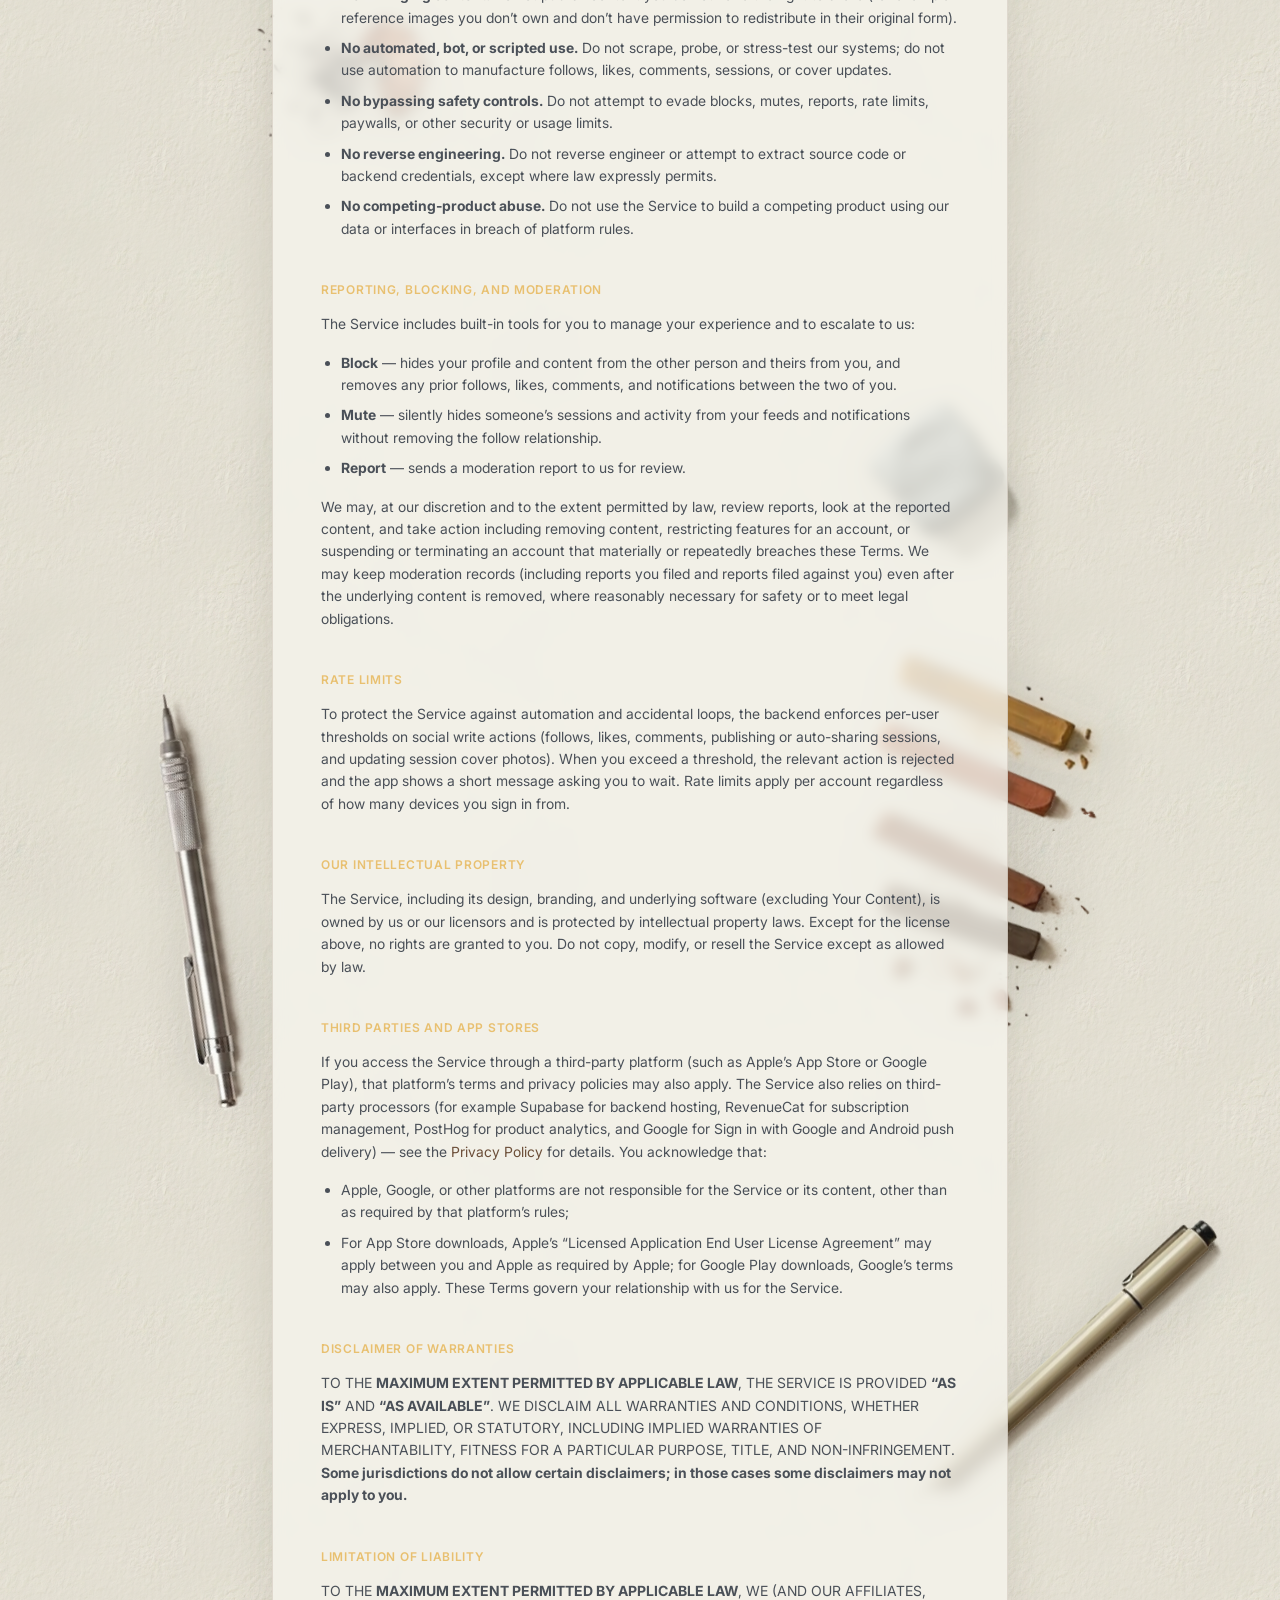
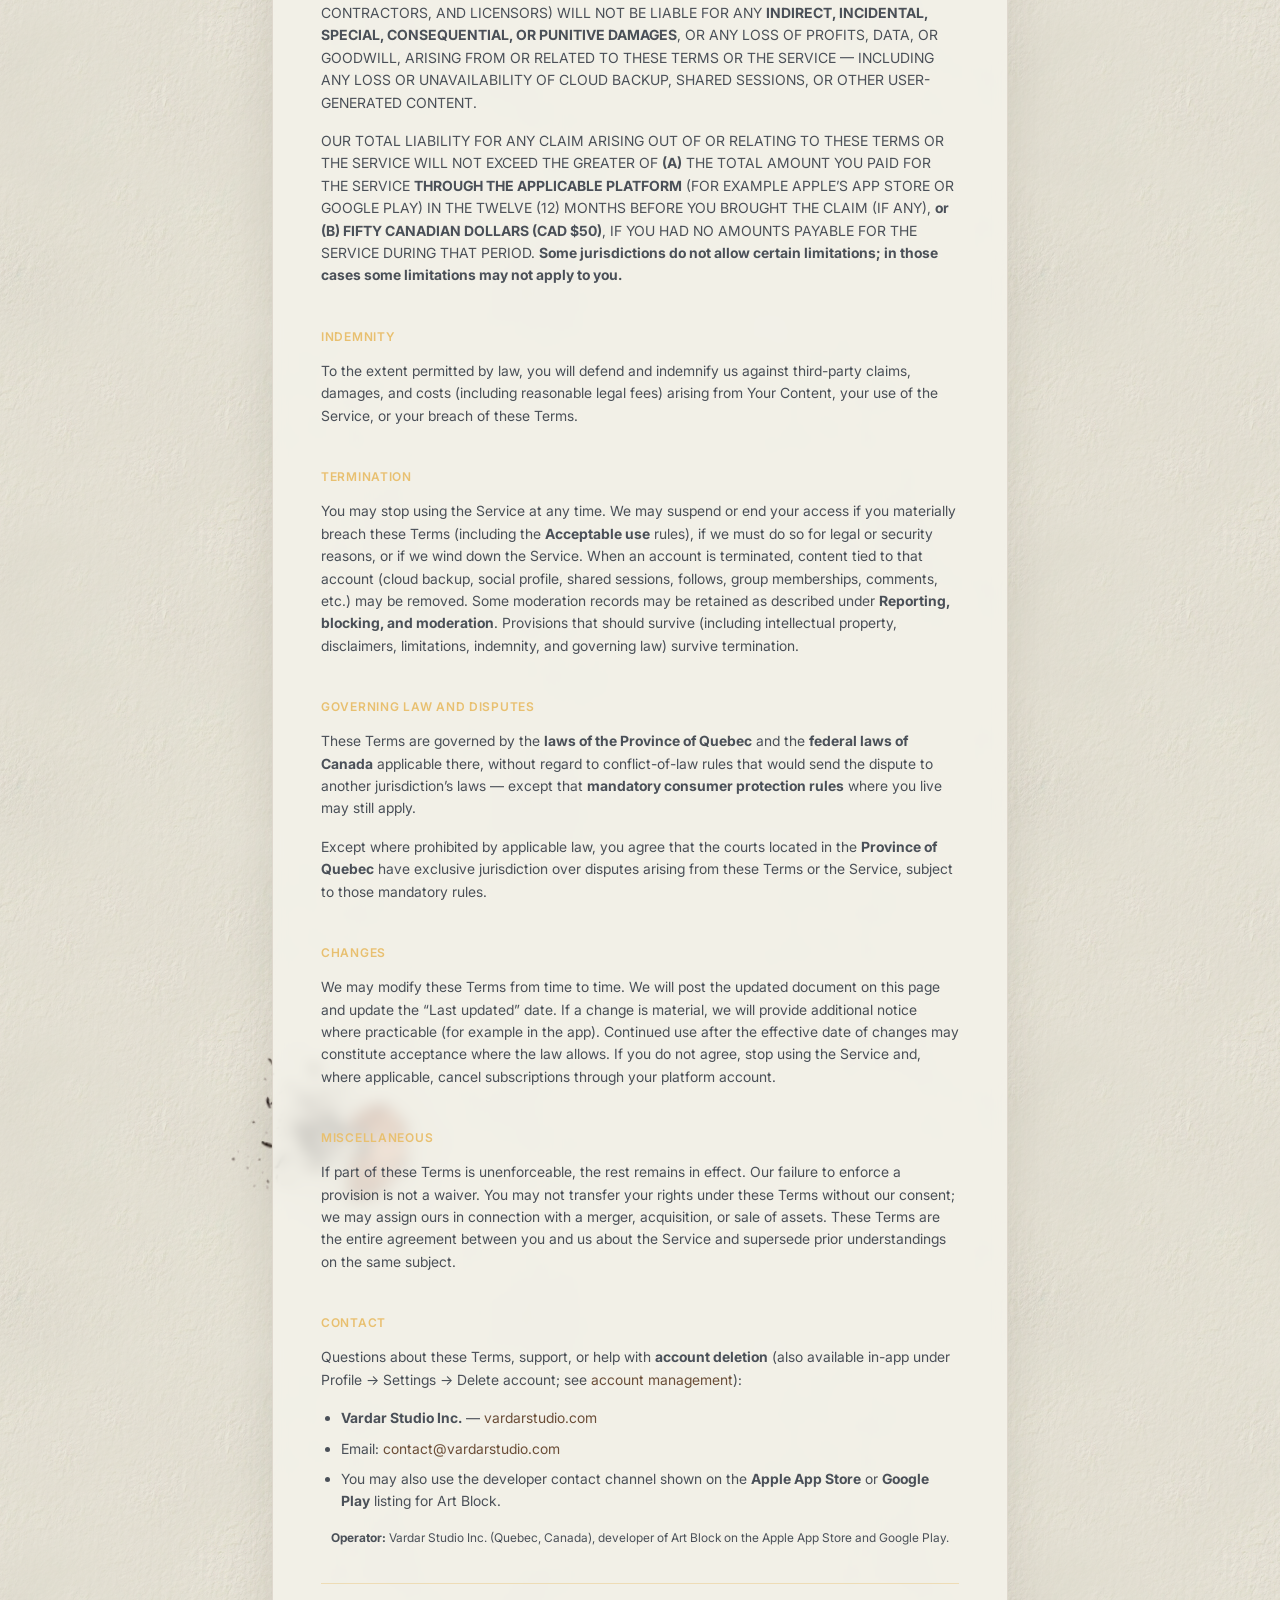
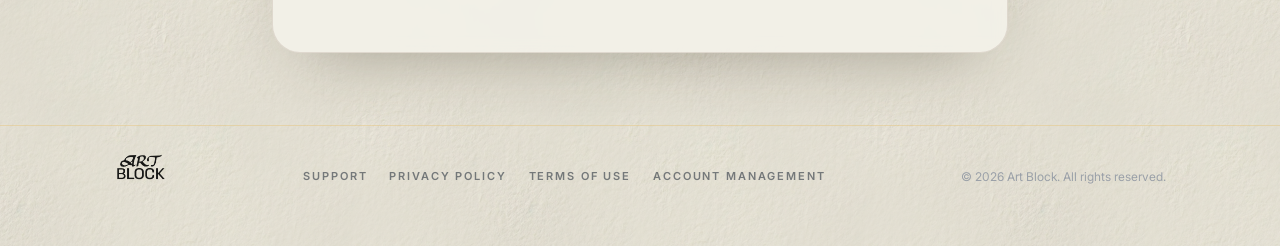
<file: artblock/terms/index.html>
<!DOCTYPE html>
<html lang="en">
  <head>
    <meta charset="utf-8" />
    <meta name="viewport" content="width=device-width, initial-scale=1" />
    <title>Terms of Use — Art Block</title>
    <meta name="robots" content="index,follow" />
    <link rel="canonical" href="https://www.vardarstudio.com/artblock/terms/" />
    <link rel="stylesheet" href="../../css/main.css?v=4" />
    <script>
      (function () {
        if (/\/index\.html$/i.test(location.pathname)) {
          history.replaceState(
            null,
            "",
            location.pathname.replace(/\/index\.html$/i, "/") +
              location.search +
              location.hash
          );
        }
      })();
    </script>
  </head>
  <body class="legal-doc artblock">
    <div class="artblock-scenery" aria-hidden="true">
      <div class="artblock-scenery__tile"></div>
      <img class="artblock-scenery__prop artblock-scenery__prop--slot-1" src="../../images/Props/pencil_3.png" alt="" width="298" height="411" decoding="async" />
      <img class="artblock-scenery__prop artblock-scenery__prop--slot-2" src="../../images/Props/trash.png" alt="" width="183" height="150" decoding="async" />
      <img class="artblock-scenery__prop artblock-scenery__prop--slot-3" src="../../images/Props/stump_1.png" alt="" width="223" height="401" decoding="async" />
      <img class="artblock-scenery__prop artblock-scenery__prop--slot-4" src="../../images/Props/pencil_1.png" alt="" width="116" height="251" decoding="async" />
      <img class="artblock-scenery__prop artblock-scenery__prop--slot-5" src="../../images/Props/pen_2.png" alt="" width="285" height="375" decoding="async" />
      <img class="artblock-scenery__prop artblock-scenery__prop--slot-6" src="../../images/Props/charcoal_1.png" alt="" width="184" height="221" decoding="async" />
      <img class="artblock-scenery__prop artblock-scenery__prop--slot-7" src="../../images/Props/mechpencil.png" alt="" width="158" height="477" decoding="async" />
      <img class="artblock-scenery__prop artblock-scenery__prop--slot-9" src="../../images/Props/eraser_1.png" alt="" width="212" height="206" decoding="async" />
      <img class="artblock-scenery__prop artblock-scenery__prop--slot-10" src="../../images/Props/pencil_5.png" alt="" width="163" height="245" decoding="async" />
      <img class="artblock-scenery__prop artblock-scenery__prop--slot-11" src="../../images/Props/charcoal_2.png" alt="" width="241" height="361" decoding="async" />
      <img class="artblock-scenery__prop artblock-scenery__prop--slot-13" src="../../images/Props/trash.png" alt="" width="183" height="150" decoding="async" />
      <img class="artblock-scenery__prop artblock-scenery__prop--slot-15" src="../../images/Props/stump_1.png" alt="" width="223" height="401" decoding="async" />
    </div>
    <header class="ab-topbar">
      <a href="../../" class="ab-meta ab-topbar-link"
        ><span class="ab-mark" aria-hidden="true">✦</span> Vardar Studio</a
      >
      <a href="../" class="ab-topbar-home" aria-label="Art Block home">
        <img
          class="ab-topbar-logotype"
          src="../../images/Logotype.png"
          alt="Art Block"
          width="400"
          height="80"
          decoding="async"
        />
      </a>
    </header>

    <main class="legal-doc-main">
      <article class="legal-doc-content">
        <h1>Terms of Use</h1>
        <p class="legal-meta">
          Last updated: <strong>October 19, 2026</strong>
        </p>

        <div class="legal-doc-prose">
          <p>
            These Terms of Use (“Terms”) govern your access to and use of the
            Art Block mobile application and related services (the
            “<strong>Service</strong>”) offered by
            <strong>Vardar Studio Inc.</strong>, based in
            <strong>Quebec, Canada</strong> (“we”, “us”, “our”). We publish
            Art Block under the <strong>Art Block</strong> name and are
            identified as the app’s developer / seller on the
            <strong>Apple App Store</strong> and
            <strong>Google Play</strong>. The Service is software for
            scheduling, tracking, reflecting on, and (optionally) sharing
            creative practice.
          </p>
          <p>
            By downloading, accessing, or using the Service, you agree to these
            Terms and to our
            <a href="../privacy/">Privacy Policy</a>. If you do not agree, do
            not use the Service.
          </p>
          <p>
            The Service is local-first: practice content is stored on your
            device, with cloud backup keeping a structured copy on our servers
            when you are signed in so you can move between devices. Session
            diary photos stay primarily on your device; photos you attach as
            <strong>shared session covers</strong> are stored on our file
            hosting when you publish to social. The Service also includes
            discovery features such as guided sessions, daily references, and
            <strong>Events Near Me</strong> (published art-event listings that
            can optionally use your approximate location). Optional social
            features (profile, follow / followers, shared sessions feed, likes
            and comments, groups, in-app and optional social push
            notifications, blocks, mutes, and reports) are
            <strong>off by default</strong> and only become active when you
            complete social activation in the app. The Service may also send
            optional <strong>practice reminders</strong> (local on-device
            nudges and, if you allow notifications, limited remote come-back
            reminders when you have been inactive). These are not advertising;
            you can change reminder preferences in the app.
          </p>

          <h2>Eligibility</h2>
          <p>
            You must be old enough to form a binding contract where you live
            and must not be barred from using the Service under applicable
            law. The Service is not intended for children under
            <strong>13</strong>; the social features in particular are not
            intended for users under 13. If you use the Service on behalf of
            a company or other entity, you represent that you have authority
            to bind that entity.
          </p>

          <h2>Accounts</h2>
          <p>
            You must <strong>sign in</strong> to use the Service. Depending on
            your platform, you may use
            <strong>Sign in with Apple</strong> (iOS),
            <strong>Sign in with Google</strong> (Android), and/or
            <strong>email and password</strong> (hosted authentication via
            Supabase). Email sign-up may require
            <strong>email confirmation</strong> before you can sign in.
          </p>
          <p>
            You are responsible for activity under your account, except where
            it results from our error or a compromise we should reasonably
            have prevented. If you suspect unauthorized use, contact us
            promptly through the channels described at the end of these Terms.
          </p>
          <p>
            Signing out clears local practice data on your device; your cloud
            backup remains on our servers until you delete content or delete
            your account. Paid features are tied to your platform subscription
            (for example your Apple ID / App Store subscription or your Google
            account / Google Play subscription), independent of your Art Block
            sign-in account.
          </p>
          <p>
            You can <strong>delete your account</strong> from inside the app
            (Profile → Settings → Delete account). See also our
            <a href="../account-management/">account management</a> page. You
            may also contact us if you need help completing deletion.
          </p>

          <h2>Subscriptions and payments</h2>
          <p>
            Art Block offers a free tier and optional <strong>Art Block Pro</strong>
            subscription. If you purchase Pro or other paid offerings, payment
            is processed by the platform where you obtained the Service —
            <strong>Apple</strong> through the App Store on iOS, or
            <strong>Google</strong> through Google Play on Android. Prices,
            billing cycle, renewal, and cancellation are controlled by that
            platform’s rules and your account settings. We use
            <strong>RevenueCat</strong> to validate purchases and entitlements;
            we do not receive your full payment card number. To the extent
            permitted by law, <strong>fees may be non-refundable</strong>
            except as required by the platform or applicable consumer law.
          </p>

          <h2>The Service</h2>
          <p>
            We grant you a personal, limited, non-exclusive, non-transferable,
            revocable license to use the Service in line with these Terms and
            platform rules. The Service is offered for your
            <strong>personal, non-commercial</strong> creative practice unless
            we agree otherwise in writing.
          </p>
          <p>
            We may change, suspend, or discontinue features, temporarily or
            permanently. We do not guarantee uninterrupted or error-free
            operation. On <strong>iOS</strong>, optional
            <strong>focus shielding</strong> uses Apple’s Family Controls /
            Screen Time APIs on your device to block apps you select during a
            practice session; see our
            <a href="../privacy/">Privacy Policy</a> for how that works.
          </p>
          <p>
            <strong>Events Near Me</strong> shows published art-event listings
            (titles, venues, times, links, and map pins) that we host for
            discovery. Listings are <strong>informational only</strong>: they
            may be incomplete, outdated, or incorrect; we do not guarantee
            availability, accuracy, or that an event will take place; and
            inclusion is <strong>not</strong> an endorsement of any venue,
            organizer, or third party. Optional approximate location helps
            filter nearby events; see our
            <a href="../privacy/">Privacy Policy</a>. Opening an external
            maps or event link is subject to that third party’s terms.
          </p>
          <p>
            The Service is <strong>not</strong> medical, therapeutic, or
            professional coaching or instruction, and is <strong>not</strong>
            a substitute for employment, school, or legal advice.
          </p>

          <h2>Your content</h2>
          <p>
            You are responsible for content you create, upload, or publish in
            the Service (“<strong>Your Content</strong>”) and for complying
            with law. Your Content includes your practice journal, the items
            you put on your social profile (username, bio, avatar), the
            sessions you share, the cover photos you attach to them, the
            comments you post, and anything you submit to a group.
          </p>
          <p>
            You represent that Your Content does not infringe anyone else’s
            rights, is not illegal, and does not include malware or other
            harmful material.
          </p>
          <p>
            <strong>Your Content remains yours.</strong> To run the Service —
            for example to store Your Content on your device, back it up,
            display it in the app, format it (such as preparing an optional
            share image), and, when you have opted in to social features, to
            transmit it to the audience you chose (private, followers, public,
            or a specific group) — you grant us a
            <strong>worldwide, non-exclusive, royalty-free license</strong> to
            host, use, reproduce, adapt (for formatting or accessibility),
            distribute, and display Your Content
            <strong>solely to provide and improve the Service</strong>.
          </p>
          <p>
            You can delete Your Content where the Service allows. Some copies
            may persist for a short period in caches or backups, or be
            retained where law requires (for example, moderation records
            related to a report).
          </p>

          <h2>Social features and audience controls</h2>
          <p>
            Social features are <strong>off by default</strong>. When you
            activate social and mark a session as <strong>shared</strong> (as
            opposed to private in your diary), audience rules apply:
          </p>
          <ul>
            <li>
              <strong>Private (not shared)</strong> — the session is not
              published to your social feed.
            </li>
            <li>
              <strong>Shared with a private profile</strong> — generally
              visible to accounts that follow you, subject to follow-approval
              settings.
            </li>
            <li>
              <strong>Shared with a public profile</strong> — may be visible
              to signed-in users who can find you, subject to discoverability
              settings.
            </li>
            <li>
              <strong>Group</strong> — when you tag a session to a group,
              active members of that group may see it according to group rules.
            </li>
          </ul>
          <p>
            Other users may interact with sessions you publish (like, comment,
            report) and may follow you (subject to your approval setting).
            Comments you leave on someone else’s session are visible to the
            audience that can see that session, including the author.
          </p>
          <p>
            You can change your discoverability, follow-approval, default
            audience, notification preferences, blocked-artists list, and
            muted-artists list at any time from Settings.
          </p>

          <h2>Acceptable use</h2>
          <p>
            You agree to use the Service in good faith and in line with the
            following rules. We may remove content or restrict your account if
            you break them.
          </p>
          <ul>
            <li>
              <strong>No harassment or abuse.</strong> Do not target other
              users with threats, harassment, hate, or sustained unwelcome
              contact.
            </li>
            <li>
              <strong>No spam, scams, or sexual content involving minors.</strong>
              Do not post commercial spam, fraudulent links, malware, sexual
              content involving anyone under 18, or content that sexualises
              minors in any way.
            </li>
            <li>
              <strong>No impersonation.</strong> Do not pretend to be another
              person or organisation in your username, bio, avatar, or
              published content.
            </li>
            <li>
              <strong>No infringing content.</strong> Do not publish content
              you do not have the right to share (for example reference
              images you don’t own and don’t have permission to redistribute
              in their original form).
            </li>
            <li>
              <strong>No automated, bot, or scripted use.</strong> Do not
              scrape, probe, or stress-test our systems; do not use
              automation to manufacture follows, likes, comments, sessions,
              or cover updates.
            </li>
            <li>
              <strong>No bypassing safety controls.</strong> Do not attempt to
              evade blocks, mutes, reports, rate limits, paywalls, or other
              security or usage limits.
            </li>
            <li>
              <strong>No reverse engineering.</strong> Do not reverse
              engineer or attempt to extract source code or backend
              credentials, except where law expressly permits.
            </li>
            <li>
              <strong>No competing-product abuse.</strong> Do not use the
              Service to build a competing product using our data or
              interfaces in breach of platform rules.
            </li>
          </ul>

          <h2>Reporting, blocking, and moderation</h2>
          <p>
            The Service includes built-in tools for you to manage your
            experience and to escalate to us:
          </p>
          <ul>
            <li>
              <strong>Block</strong> — hides your profile and content from the
              other person and theirs from you, and removes any prior follows,
              likes, comments, and notifications between the two of you.
            </li>
            <li>
              <strong>Mute</strong> — silently hides someone’s sessions and
              activity from your feeds and notifications without removing the
              follow relationship.
            </li>
            <li>
              <strong>Report</strong> — sends a moderation report to us for
              review.
            </li>
          </ul>
          <p>
            We may, at our discretion and to the extent permitted by law,
            review reports, look at the reported content, and take action
            including removing content, restricting features for an account,
            or suspending or terminating an account that materially or
            repeatedly breaches these Terms. We may keep moderation records
            (including reports you filed and reports filed against you) even
            after the underlying content is removed, where reasonably
            necessary for safety or to meet legal obligations.
          </p>

          <h2>Rate limits</h2>
          <p>
            To protect the Service against automation and accidental loops,
            the backend enforces per-user thresholds on social write actions
            (follows, likes, comments, publishing or auto-sharing sessions,
            and updating session cover photos). When you exceed a threshold,
            the relevant action is rejected and the app shows a short message
            asking you to wait. Rate limits apply per account regardless of
            how many devices you sign in from.
          </p>

          <h2>Our intellectual property</h2>
          <p>
            The Service, including its design, branding, and underlying
            software (excluding Your Content), is owned by us or our licensors
            and is protected by intellectual property laws. Except for the
            license above, no rights are granted to you. Do not copy, modify,
            or resell the Service except as allowed by law.
          </p>

          <h2>Third parties and app stores</h2>
          <p>
            If you access the Service through a third-party platform (such as
            Apple’s App Store or Google Play), that platform’s terms and
            privacy policies may also apply. The Service also relies on
            third-party processors (for example Supabase for backend hosting,
            RevenueCat for subscription management, PostHog for product
            analytics, and Google for Sign in with Google and Android push
            delivery) — see the
            <a href="../privacy/">Privacy Policy</a> for details.
            You acknowledge that:
          </p>
          <ul>
            <li>
              Apple, Google, or other platforms are not responsible for the
              Service or its content, other than as required by that
              platform’s rules;
            </li>
            <li>
              For App Store downloads, Apple’s “Licensed Application End User
              License Agreement” may apply between you and Apple as required
              by Apple; for Google Play downloads, Google’s terms may also
              apply. These Terms govern your relationship with us for the
              Service.
            </li>
          </ul>

          <h2>Disclaimer of warranties</h2>
          <p>
            TO THE <strong>MAXIMUM EXTENT PERMITTED BY APPLICABLE LAW</strong>,
            THE SERVICE IS PROVIDED <strong>“AS IS”</strong> AND
            <strong>“AS AVAILABLE”</strong>. WE DISCLAIM ALL WARRANTIES AND
            CONDITIONS, WHETHER EXPRESS, IMPLIED, OR STATUTORY, INCLUDING
            IMPLIED WARRANTIES OF MERCHANTABILITY, FITNESS FOR A PARTICULAR
            PURPOSE, TITLE, AND NON-INFRINGEMENT. <strong>Some jurisdictions
            do not allow certain disclaimers; in those cases some disclaimers
            may not apply to you.</strong>
          </p>

          <h2>Limitation of liability</h2>
          <p>
            TO THE <strong>MAXIMUM EXTENT PERMITTED BY APPLICABLE LAW</strong>,
            WE (AND OUR AFFILIATES, CONTRACTORS, AND LICENSORS) WILL NOT BE
            LIABLE FOR ANY <strong>INDIRECT, INCIDENTAL, SPECIAL,
            CONSEQUENTIAL, OR PUNITIVE DAMAGES</strong>, OR ANY LOSS OF
            PROFITS, DATA, OR GOODWILL, ARISING FROM OR RELATED TO THESE
            TERMS OR THE SERVICE — INCLUDING ANY LOSS OR UNAVAILABILITY OF
            CLOUD BACKUP, SHARED SESSIONS, OR OTHER USER-GENERATED CONTENT.
          </p>
          <p>
            OUR TOTAL LIABILITY FOR ANY CLAIM ARISING OUT OF OR RELATING TO
            THESE TERMS OR THE SERVICE WILL NOT EXCEED THE GREATER OF
            <strong>(A)</strong> THE TOTAL AMOUNT YOU PAID FOR THE SERVICE
            <strong>THROUGH THE APPLICABLE PLATFORM</strong> (FOR EXAMPLE
            APPLE’S APP STORE OR GOOGLE PLAY) IN THE TWELVE (12) MONTHS BEFORE
            YOU BROUGHT THE CLAIM (IF ANY),
            <strong>or (B) FIFTY CANADIAN DOLLARS (CAD $50)</strong>, IF YOU
            HAD NO AMOUNTS PAYABLE FOR THE SERVICE DURING THAT PERIOD.
            <strong>Some jurisdictions do not allow certain limitations; in
            those cases some limitations may not apply to you.</strong>
          </p>

          <h2>Indemnity</h2>
          <p>
            To the extent permitted by law, you will defend and indemnify us
            against third-party claims, damages, and costs (including
            reasonable legal fees) arising from Your Content, your use of the
            Service, or your breach of these Terms.
          </p>

          <h2>Termination</h2>
          <p>
            You may stop using the Service at any time. We may suspend or end
            your access if you materially breach these Terms (including the
            <strong>Acceptable use</strong> rules), if we must do so for
            legal or security reasons, or if we wind down the Service. When
            an account is terminated, content tied to that account
            (cloud backup, social profile, shared sessions, follows, group
            memberships, comments, etc.) may be removed. Some moderation
            records may be retained as described under
            <strong>Reporting, blocking, and moderation</strong>. Provisions
            that should survive (including intellectual property, disclaimers,
            limitations, indemnity, and governing law) survive termination.
          </p>

          <h2>Governing law and disputes</h2>
          <p>
            These Terms are governed by the <strong>laws of the Province of
            Quebec</strong> and the <strong>federal laws of Canada</strong>
            applicable there, without regard to conflict-of-law rules that
            would send the dispute to another jurisdiction’s laws — except
            that <strong>mandatory consumer protection rules</strong> where
            you live may still apply.
          </p>
          <p>
            Except where prohibited by applicable law, you agree that the
            courts located in the <strong>Province of Quebec</strong> have
            exclusive jurisdiction over disputes arising from these Terms or
            the Service, subject to those mandatory rules.
          </p>

          <h2>Changes</h2>
          <p>
            We may modify these Terms from time to time. We will post the
            updated document on this page and update the “Last updated” date.
            If a change is material, we will provide additional notice where
            practicable (for example in the app). Continued use after the
            effective date of changes may constitute acceptance where the
            law allows. If you do not agree, stop using the Service and,
            where applicable, cancel subscriptions through your platform
            account.
          </p>

          <h2>Miscellaneous</h2>
          <p>
            If part of these Terms is unenforceable, the rest remains in
            effect. Our failure to enforce a provision is not a waiver. You
            may not transfer your rights under these Terms without our
            consent; we may assign ours in connection with a merger,
            acquisition, or sale of assets. These Terms are the entire
            agreement between you and us about the Service and supersede
            prior understandings on the same subject.
          </p>

          <h2>Contact</h2>
          <p>
            Questions about these Terms, support, or help with
            <strong>account deletion</strong> (also available in-app under
            Profile → Settings → Delete account; see
            <a href="../account-management/">account management</a>):
          </p>
          <ul>
            <li>
              <strong>Vardar Studio Inc.</strong> —
              <a href="https://vardarstudio.com">vardarstudio.com</a>
            </li>
            <li>
              Email:
              <a href="mailto:contact@vardarstudio.com">contact@vardarstudio.com</a>
            </li>
            <li>
              You may also use the developer contact channel shown on the
              <strong>Apple App Store</strong> or
              <strong>Google Play</strong> listing for Art Block.
            </li>
          </ul>
          <p class="legal-meta">
            <strong>Operator:</strong> Vardar Studio Inc. (Quebec, Canada),
            developer of Art Block on the Apple App Store and Google Play.
          </p>
        </div>
      </article>
    </main>

    <footer class="ab-footer">
      <div class="ab-wrap ab-footer-row">
        <a href="../" class="footer-brand ab-footer-brand">
          <img
            src="../../images/Logotype.png"
            alt="Art Block"
            class="footer-logotype"
            width="400"
            height="80"
            decoding="async"
          />
        </a>
        <nav class="ab-footer-links ab-meta" aria-label="Legal">
          <a href="../support/">Support</a>
          <a href="../privacy/">Privacy Policy</a>
          <a href="../terms/">Terms of Use</a>
          <a href="../account-management/">Account management</a>
        </nav>
        <p class="ab-copyright">
          © <span id="year"></span> Art Block. All rights reserved.
        </p>
      </div>
    </footer>
    <script src="../../js/interactive-surface.js?v=4" defer></script>
    <script>
      document.getElementById("year").textContent = new Date().getFullYear();
    </script>
  </body>
</html>
</file>
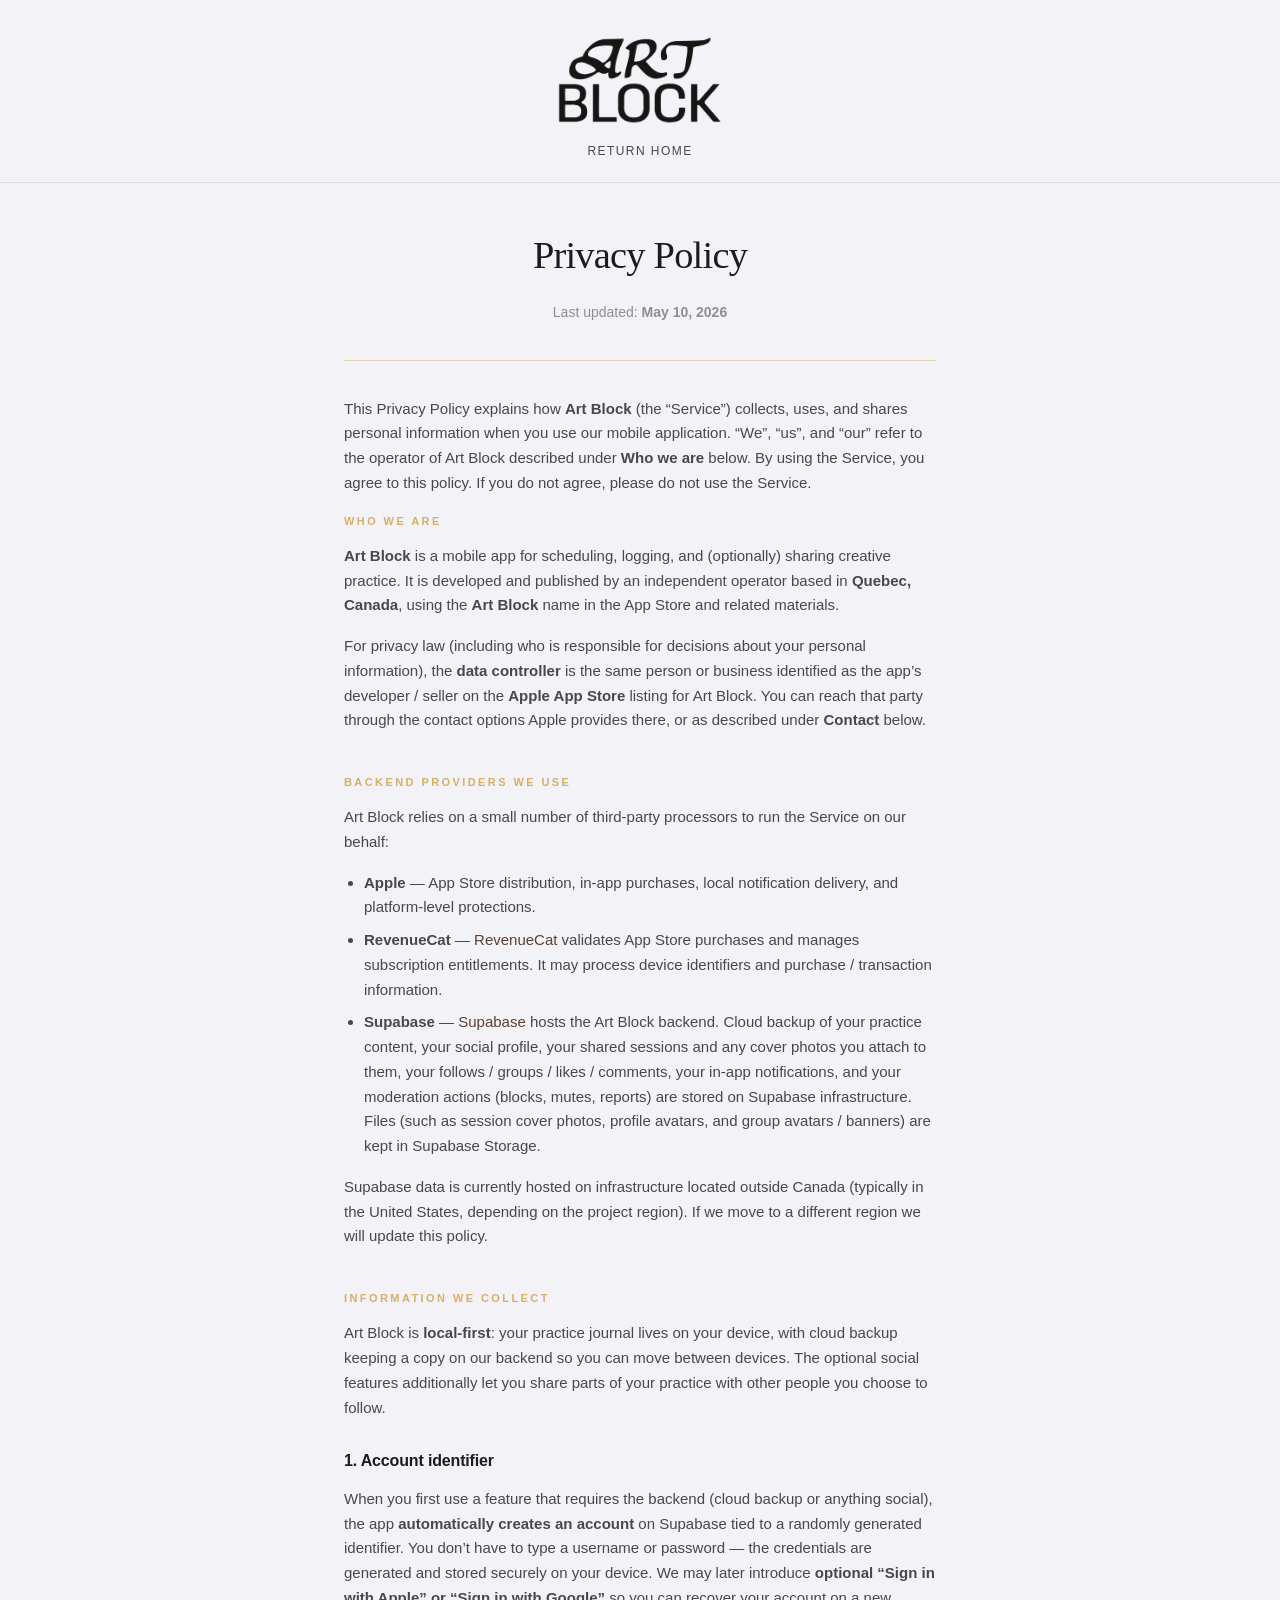
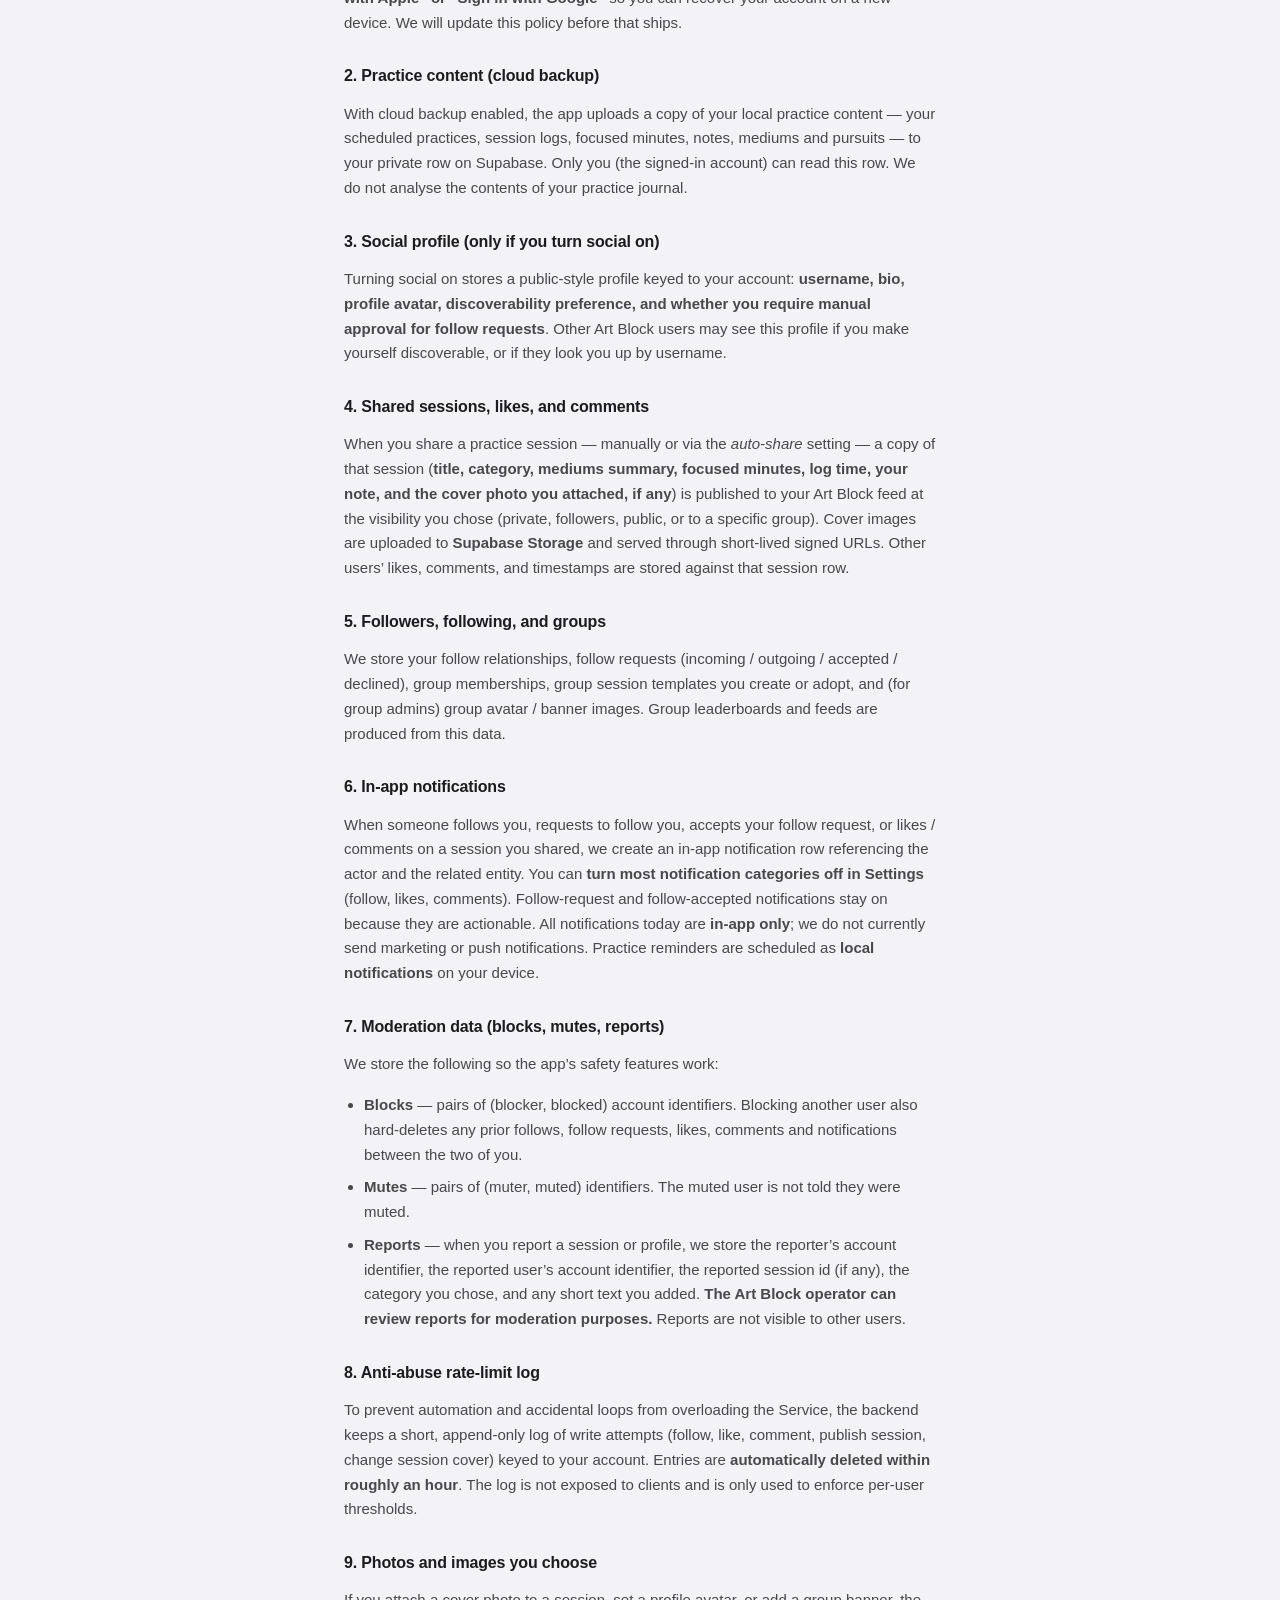
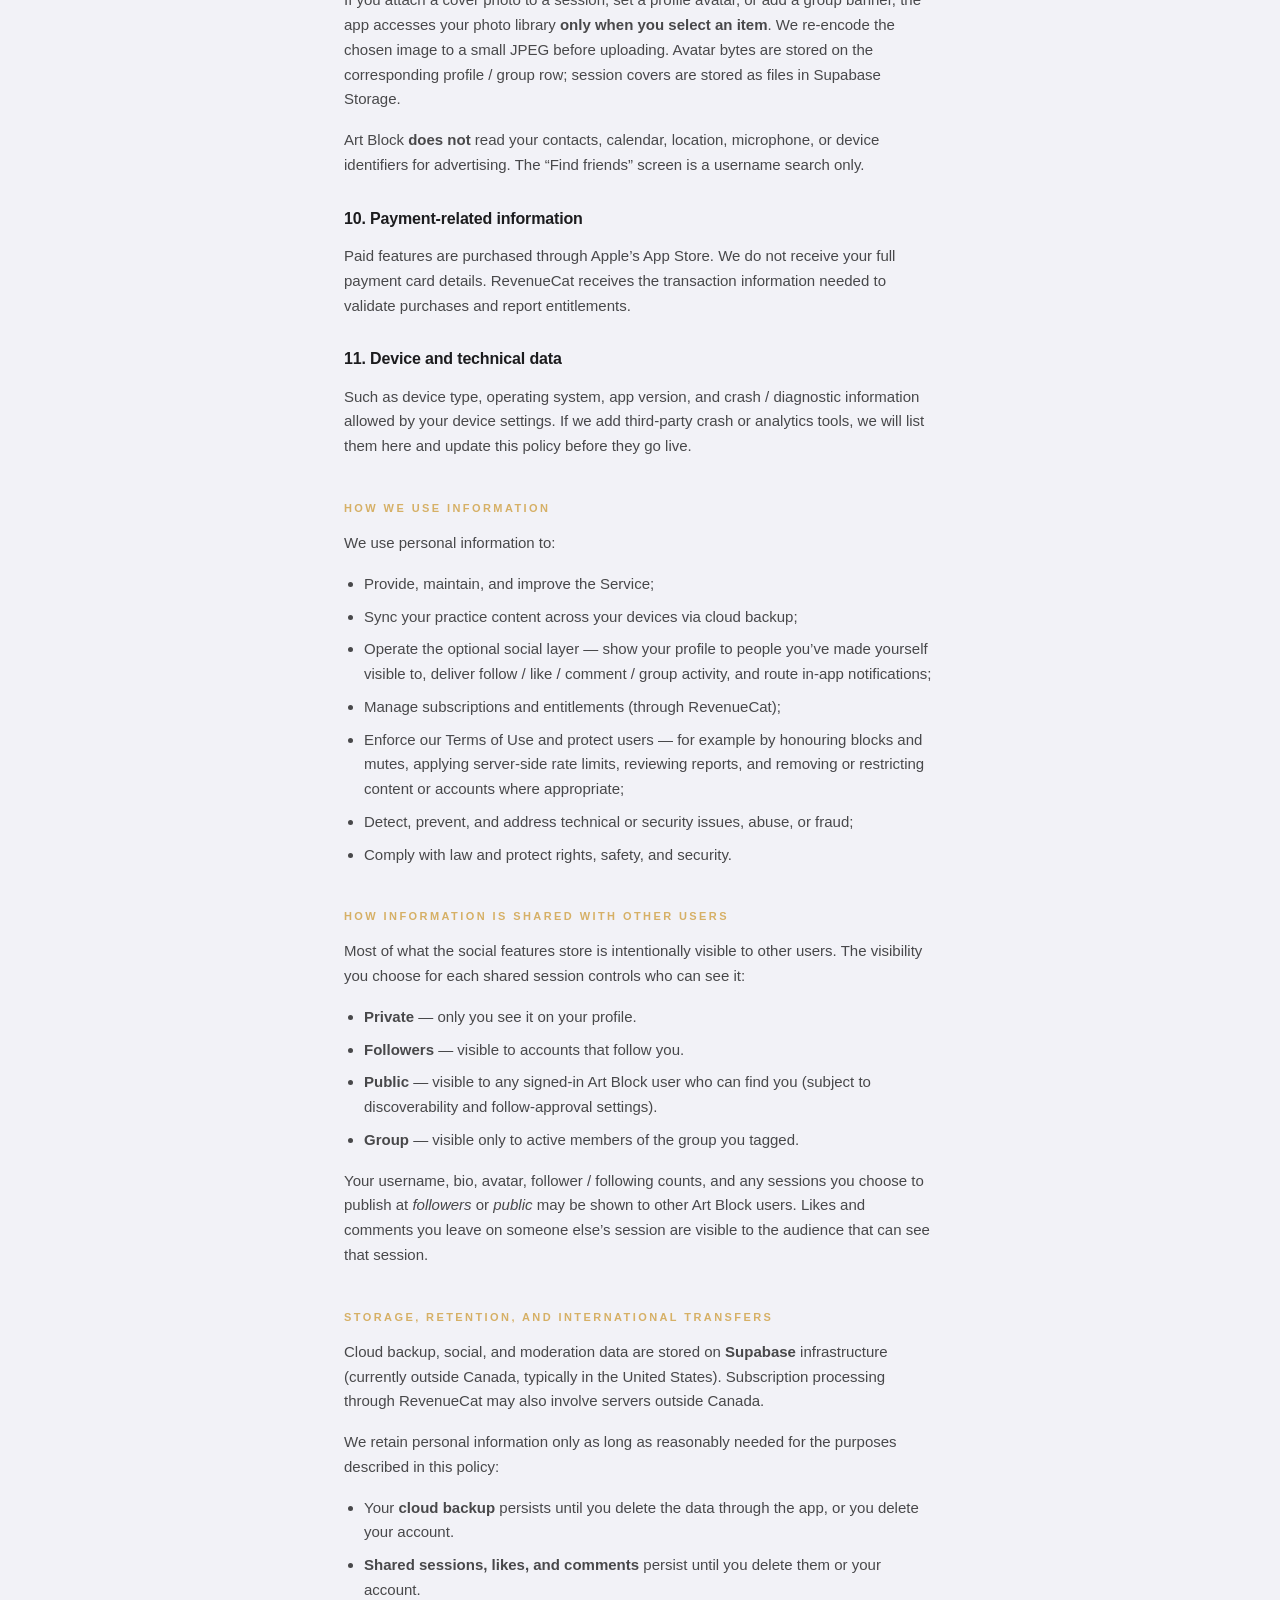
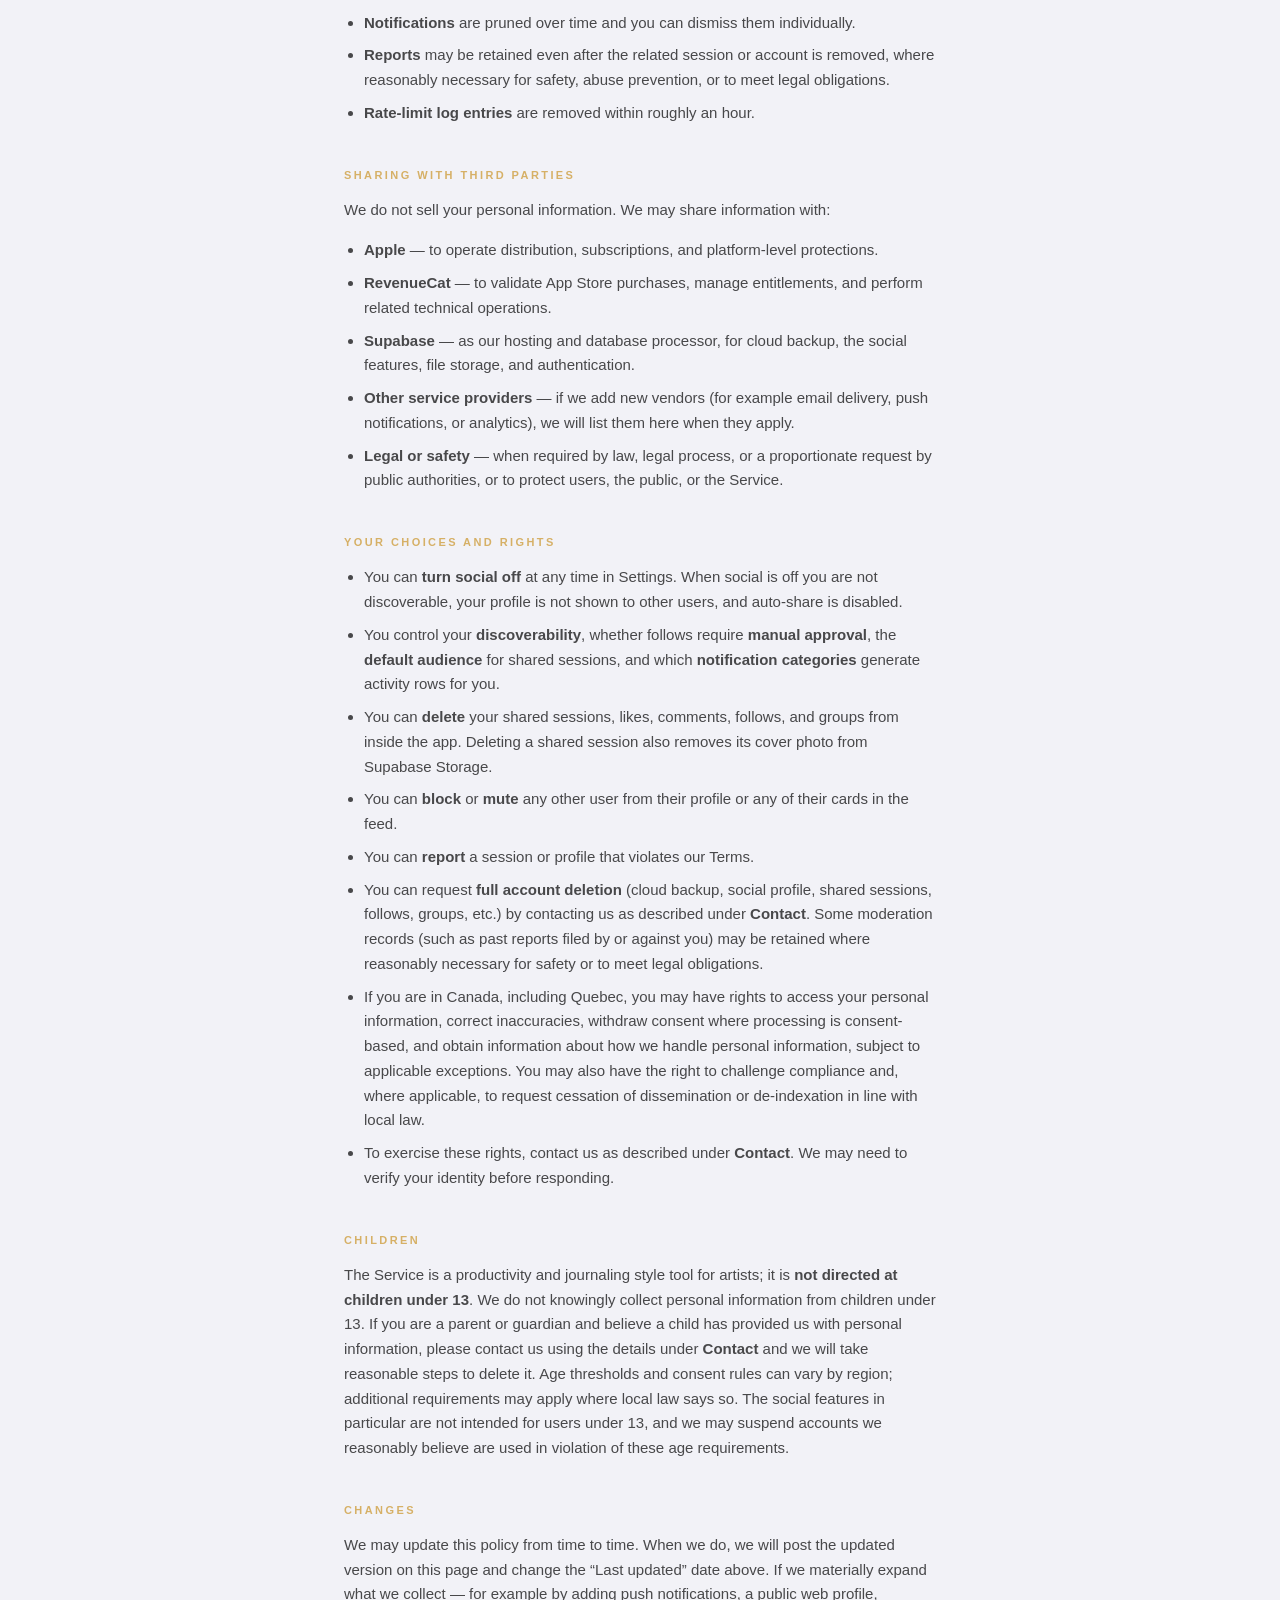
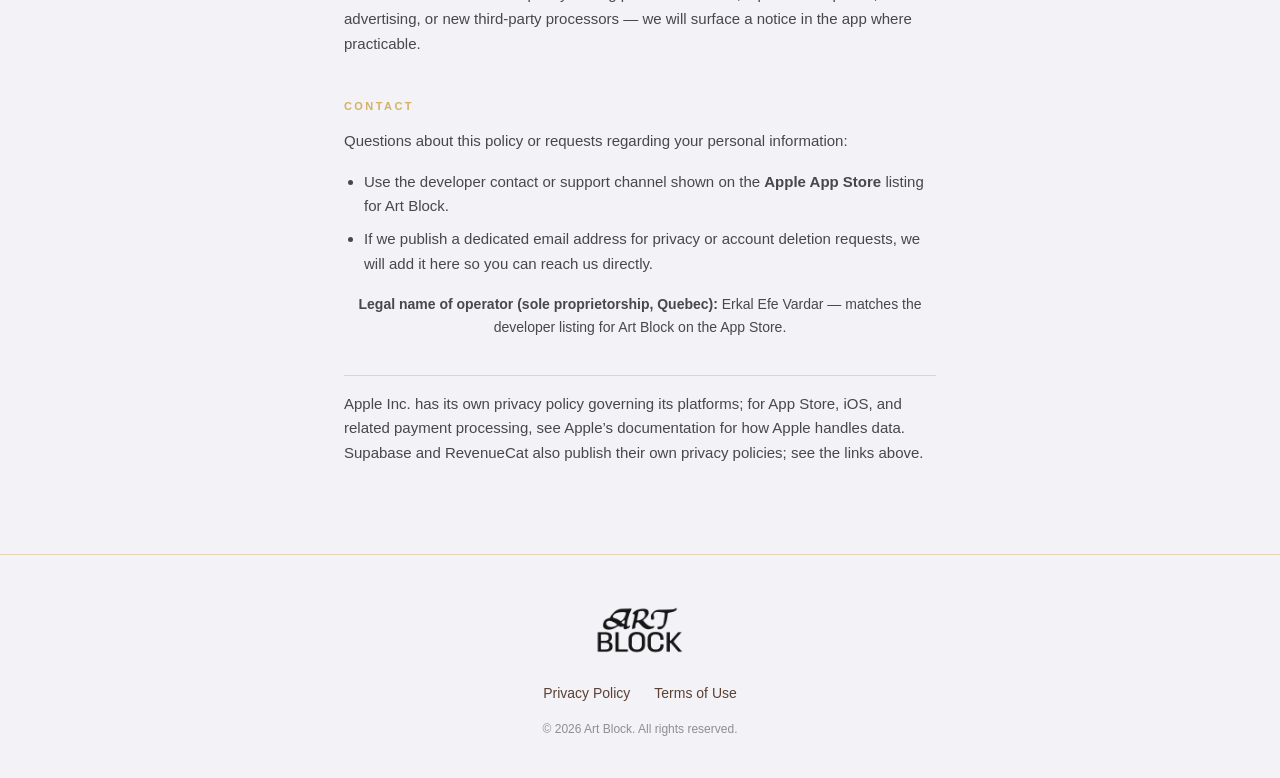
<file: privacy.html>
<!DOCTYPE html>
<html lang="en">
  <head>
    <meta charset="utf-8" />
    <meta name="viewport" content="width=device-width, initial-scale=1" />
    <title>Privacy Policy — Art Block</title>
    <meta name="robots" content="index,follow" />
    <link rel="stylesheet" href="css/main.css" />
  </head>
  <body class="legal-doc">
    <header class="legal-doc-header">
      <a href="index.html" class="legal-doc-home">
        <img
          class="legal-doc-home-logo"
          src="images/Logotype.png"
          alt="Art Block"
          width="400"
          height="80"
          decoding="async"
        />
        <span class="legal-doc-home-label">Return home</span>
      </a>
    </header>

    <main class="legal-doc-main">
      <article class="legal-doc-content">
        <h1>Privacy Policy</h1>
        <p class="legal-meta">
          Last updated: <strong>May 10, 2026</strong>
        </p>

        <div class="legal-doc-prose">
          <p>
            This Privacy Policy explains how <strong>Art Block</strong> (the
            “Service”) collects, uses, and shares personal information when you
            use our mobile application. “We”, “us”, and “our” refer to the
            operator of Art Block described under <strong>Who we are</strong>
            below. By using the Service, you agree to this policy. If you do not
            agree, please do not use the Service.
          </p>

          <h2>Who we are</h2>
          <p>
            <strong>Art Block</strong> is a mobile app for scheduling, logging,
            and (optionally) sharing creative practice. It is developed and
            published by an independent operator based in
            <strong>Quebec, Canada</strong>, using the
            <strong>Art Block</strong> name in the App Store and related
            materials.
          </p>
          <p>
            For privacy law (including who is responsible for decisions about
            your personal information), the <strong>data controller</strong> is
            the same person or business identified as the app’s developer /
            seller on the <strong>Apple App Store</strong> listing for Art Block.
            You can reach that party through the contact options Apple provides
            there, or as described under <strong>Contact</strong> below.
          </p>

          <h2>Backend providers we use</h2>
          <p>
            Art Block relies on a small number of third-party processors to run
            the Service on our behalf:
          </p>
          <ul>
            <li>
              <strong>Apple</strong> — App Store distribution, in-app purchases,
              local notification delivery, and platform-level protections.
            </li>
            <li>
              <strong>RevenueCat</strong> —
              <a href="https://www.revenuecat.com/privacy" target="_blank" rel="noopener noreferrer">RevenueCat</a>
              validates App Store purchases and manages subscription
              entitlements. It may process device identifiers and purchase /
              transaction information.
            </li>
            <li>
              <strong>Supabase</strong> —
              <a href="https://supabase.com/privacy" target="_blank" rel="noopener noreferrer">Supabase</a>
              hosts the Art Block backend. Cloud backup of your practice
              content, your social profile, your shared sessions and any cover
              photos you attach to them, your follows / groups / likes /
              comments, your in-app notifications, and your moderation actions
              (blocks, mutes, reports) are stored on Supabase infrastructure.
              Files (such as session cover photos, profile avatars, and group
              avatars / banners) are kept in Supabase Storage.
            </li>
          </ul>
          <p>
            Supabase data is currently hosted on infrastructure located outside
            Canada (typically in the United States, depending on the
            project region). If we move to a different region we will update
            this policy.
          </p>

          <h2>Information we collect</h2>
          <p>
            Art Block is <strong>local-first</strong>: your practice journal
            lives on your device, with cloud backup keeping a copy on our
            backend so you can move between devices. The optional social
            features additionally let you share parts of your practice with
            other people you choose to follow.
          </p>

          <h3>1. Account identifier</h3>
          <p>
            When you first use a feature that requires the backend (cloud
            backup or anything social), the app
            <strong>automatically creates an account</strong> on Supabase tied
            to a randomly generated identifier. You don’t have to type a
            username or password — the credentials are generated and stored
            securely on your device. We may later introduce
            <strong>optional “Sign in with Apple” or “Sign in with Google”</strong>
            so you can recover your account on a new device. We will update
            this policy before that ships.
          </p>

          <h3>2. Practice content (cloud backup)</h3>
          <p>
            With cloud backup enabled, the app uploads a copy of your local
            practice content — your scheduled practices, session logs, focused
            minutes, notes, mediums and pursuits — to your private row on
            Supabase. Only you (the signed-in account) can read this row.
            We do not analyse the contents of your practice journal.
          </p>

          <h3>3. Social profile (only if you turn social on)</h3>
          <p>
            Turning social on stores a public-style profile keyed to your
            account: <strong>username, bio, profile avatar, discoverability
            preference, and whether you require manual approval for follow
            requests</strong>. Other Art Block users may see this profile if
            you make yourself discoverable, or if they look you up by username.
          </p>

          <h3>4. Shared sessions, likes, and comments</h3>
          <p>
            When you share a practice session — manually or via the
            <em>auto-share</em> setting — a copy of that session
            (<strong>title, category, mediums summary, focused minutes, log
            time, your note, and the cover photo you attached, if any</strong>)
            is published to your Art Block feed at the visibility you chose
            (private, followers, public, or to a specific group). Cover images
            are uploaded to <strong>Supabase Storage</strong> and served
            through short-lived signed URLs. Other users’ likes, comments, and
            timestamps are stored against that session row.
          </p>

          <h3>5. Followers, following, and groups</h3>
          <p>
            We store your follow relationships, follow requests (incoming /
            outgoing / accepted / declined), group memberships, group session
            templates you create or adopt, and (for group admins) group avatar
            / banner images. Group leaderboards and feeds are produced from
            this data.
          </p>

          <h3>6. In-app notifications</h3>
          <p>
            When someone follows you, requests to follow you, accepts your
            follow request, or likes / comments on a session you shared, we
            create an in-app notification row referencing the actor and the
            related entity. You can <strong>turn most notification categories
            off in Settings</strong> (follow, likes, comments). Follow-request
            and follow-accepted notifications stay on because they are
            actionable. All notifications today are
            <strong>in-app only</strong>; we do not currently send marketing or
            push notifications. Practice reminders are scheduled as
            <strong>local notifications</strong> on your device.
          </p>

          <h3>7. Moderation data (blocks, mutes, reports)</h3>
          <p>
            We store the following so the app’s safety features work:
          </p>
          <ul>
            <li>
              <strong>Blocks</strong> — pairs of (blocker, blocked) account
              identifiers. Blocking another user also hard-deletes any prior
              follows, follow requests, likes, comments and notifications
              between the two of you.
            </li>
            <li>
              <strong>Mutes</strong> — pairs of (muter, muted) identifiers.
              The muted user is not told they were muted.
            </li>
            <li>
              <strong>Reports</strong> — when you report a session or profile,
              we store the reporter’s account identifier, the reported user’s
              account identifier, the reported session id (if any), the
              category you chose, and any short text you added.
              <strong>The Art Block operator can review reports for moderation
              purposes.</strong> Reports are not visible to other users.
            </li>
          </ul>

          <h3>8. Anti-abuse rate-limit log</h3>
          <p>
            To prevent automation and accidental loops from overloading the
            Service, the backend keeps a short, append-only log of write
            attempts (follow, like, comment, publish session, change session
            cover) keyed to your account. Entries are
            <strong>automatically deleted within roughly an hour</strong>. The
            log is not exposed to clients and is only used to enforce
            per-user thresholds.
          </p>

          <h3>9. Photos and images you choose</h3>
          <p>
            If you attach a cover photo to a session, set a profile avatar, or
            add a group banner, the app accesses your photo library
            <strong>only when you select an item</strong>. We re-encode the
            chosen image to a small JPEG before uploading. Avatar bytes are
            stored on the corresponding profile / group row; session covers
            are stored as files in Supabase Storage.
          </p>
          <p>
            Art Block <strong>does not</strong> read your contacts, calendar,
            location, microphone, or device identifiers for advertising. The
            “Find friends” screen is a username search only.
          </p>

          <h3>10. Payment-related information</h3>
          <p>
            Paid features are purchased through Apple’s App Store. We do not
            receive your full payment card details. RevenueCat receives the
            transaction information needed to validate purchases and report
            entitlements.
          </p>

          <h3>11. Device and technical data</h3>
          <p>
            Such as device type, operating system, app version, and crash /
            diagnostic information allowed by your device settings. If we add
            third-party crash or analytics tools, we will list them here and
            update this policy before they go live.
          </p>

          <h2>How we use information</h2>
          <p>We use personal information to:</p>
          <ul>
            <li>Provide, maintain, and improve the Service;</li>
            <li>Sync your practice content across your devices via cloud backup;</li>
            <li>
              Operate the optional social layer — show your profile to people
              you’ve made yourself visible to, deliver follow / like / comment
              / group activity, and route in-app notifications;
            </li>
            <li>Manage subscriptions and entitlements (through RevenueCat);</li>
            <li>
              Enforce our Terms of Use and protect users — for example by
              honouring blocks and mutes, applying server-side rate limits,
              reviewing reports, and removing or restricting content or
              accounts where appropriate;
            </li>
            <li>Detect, prevent, and address technical or security issues, abuse, or fraud;</li>
            <li>Comply with law and protect rights, safety, and security.</li>
          </ul>

          <h2>How information is shared with other users</h2>
          <p>
            Most of what the social features store is intentionally visible to
            other users. The visibility you choose for each shared session
            controls who can see it:
          </p>
          <ul>
            <li>
              <strong>Private</strong> — only you see it on your profile.
            </li>
            <li>
              <strong>Followers</strong> — visible to accounts that follow you.
            </li>
            <li>
              <strong>Public</strong> — visible to any signed-in Art Block user
              who can find you (subject to discoverability and follow-approval
              settings).
            </li>
            <li>
              <strong>Group</strong> — visible only to active members of the
              group you tagged.
            </li>
          </ul>
          <p>
            Your username, bio, avatar, follower / following counts, and any
            sessions you choose to publish at <em>followers</em> or
            <em>public</em> may be shown to other Art Block users. Likes and
            comments you leave on someone else’s session are visible to the
            audience that can see that session.
          </p>

          <h2>Storage, retention, and international transfers</h2>
          <p>
            Cloud backup, social, and moderation data are stored on
            <strong>Supabase</strong> infrastructure (currently outside Canada,
            typically in the United States). Subscription processing through
            RevenueCat may also involve servers outside Canada.
          </p>
          <p>
            We retain personal information only as long as reasonably needed
            for the purposes described in this policy:
          </p>
          <ul>
            <li>
              Your <strong>cloud backup</strong> persists until you delete the
              data through the app, or you delete your account.
            </li>
            <li>
              <strong>Shared sessions, likes, and comments</strong> persist
              until you delete them or your account.
            </li>
            <li>
              <strong>Notifications</strong> are pruned over time and you can
              dismiss them individually.
            </li>
            <li>
              <strong>Reports</strong> may be retained even after the related
              session or account is removed, where reasonably necessary for
              safety, abuse prevention, or to meet legal obligations.
            </li>
            <li>
              <strong>Rate-limit log entries</strong> are removed within
              roughly an hour.
            </li>
          </ul>

          <h2>Sharing with third parties</h2>
          <p>
            We do not sell your personal information. We may share information
            with:
          </p>
          <ul>
            <li>
              <strong>Apple</strong> — to operate distribution, subscriptions,
              and platform-level protections.
            </li>
            <li>
              <strong>RevenueCat</strong> — to validate App Store purchases,
              manage entitlements, and perform related technical operations.
            </li>
            <li>
              <strong>Supabase</strong> — as our hosting and database
              processor, for cloud backup, the social features, file storage,
              and authentication.
            </li>
            <li>
              <strong>Other service providers</strong> — if we add new vendors
              (for example email delivery, push notifications, or analytics),
              we will list them here when they apply.
            </li>
            <li>
              <strong>Legal or safety</strong> — when required by law, legal
              process, or a proportionate request by public authorities, or to
              protect users, the public, or the Service.
            </li>
          </ul>

          <h2>Your choices and rights</h2>
          <ul>
            <li>
              You can <strong>turn social off</strong> at any time in Settings.
              When social is off you are not discoverable, your profile is not
              shown to other users, and auto-share is disabled.
            </li>
            <li>
              You control your <strong>discoverability</strong>, whether
              follows require <strong>manual approval</strong>, the
              <strong>default audience</strong> for shared sessions, and which
              <strong>notification categories</strong> generate activity rows
              for you.
            </li>
            <li>
              You can <strong>delete</strong> your shared sessions, likes,
              comments, follows, and groups from inside the app. Deleting a
              shared session also removes its cover photo from Supabase
              Storage.
            </li>
            <li>
              You can <strong>block</strong> or <strong>mute</strong> any other
              user from their profile or any of their cards in the feed.
            </li>
            <li>
              You can <strong>report</strong> a session or profile that
              violates our Terms.
            </li>
            <li>
              You can request <strong>full account deletion</strong> (cloud
              backup, social profile, shared sessions, follows, groups, etc.)
              by contacting us as described under <strong>Contact</strong>.
              Some moderation records (such as past reports filed by or
              against you) may be retained where reasonably necessary for
              safety or to meet legal obligations.
            </li>
            <li>
              If you are in Canada, including Quebec, you may have rights to
              access your personal information, correct inaccuracies, withdraw
              consent where processing is consent-based, and obtain
              information about how we handle personal information, subject to
              applicable exceptions. You may also have the right to challenge
              compliance and, where applicable, to request cessation of
              dissemination or de-indexation in line with local law.
            </li>
            <li>
              To exercise these rights, contact us as described under
              <strong>Contact</strong>. We may need to verify your identity
              before responding.
            </li>
          </ul>

          <h2>Children</h2>
          <p>
            The Service is a productivity and journaling style tool for
            artists; it is <strong>not directed at children under 13</strong>.
            We do not knowingly collect personal information from children
            under 13. If you are a parent or guardian and believe a child has
            provided us with personal information, please contact us using the
            details under <strong>Contact</strong> and we will take reasonable
            steps to delete it. Age thresholds and consent rules can vary by
            region; additional requirements may apply where local law says so.
            The social features in particular are not intended for users under
            13, and we may suspend accounts we reasonably believe are used in
            violation of these age requirements.
          </p>

          <h2>Changes</h2>
          <p>
            We may update this policy from time to time. When we do, we will
            post the updated version on this page and change the “Last
            updated” date above. If we materially expand what we collect — for
            example by adding push notifications, a public web profile,
            advertising, or new third-party processors — we will surface a
            notice in the app where practicable.
          </p>

          <h2>Contact</h2>
          <p>
            Questions about this policy or requests regarding your personal
            information:
          </p>
          <ul>
            <li>
              Use the developer contact or support channel shown on the
              <strong>Apple App Store</strong> listing for Art Block.
            </li>
            <li>
              If we publish a dedicated email address for privacy or account
              deletion requests, we will add it here so you can reach us
              directly.
            </li>
          </ul>
          <p class="legal-meta">
            <strong>Legal name of operator (sole proprietorship, Quebec):</strong>
            Erkal Efe Vardar — matches the developer listing for Art Block on the
            App Store.
          </p>

          <p>
            Apple Inc. has its own privacy policy governing its platforms; for
            App Store, iOS, and related payment processing, see Apple’s
            documentation for how Apple handles data. Supabase and RevenueCat
            also publish their own privacy policies; see the links above.
          </p>
        </div>
      </article>
    </main>

    <footer class="site-footer legal-doc-footer">
      <div class="wrap">
        <a href="index.html" class="footer-brand">
          <img
            src="images/Logotype.png"
            alt="Art Block"
            class="footer-logotype"
            width="400"
            height="80"
            decoding="async"
          />
        </a>
        <nav class="footer-links" aria-label="Legal">
          <a href="privacy.html">Privacy Policy</a>
          <a href="terms.html">Terms of Use</a>
        </nav>
        <p class="copyright">
          © <span id="year"></span> Art Block. All rights reserved.
        </p>
      </div>
    </footer>
    <script>
      document.getElementById("year").textContent = new Date().getFullYear();
    </script>
  </body>
</html>
</file>
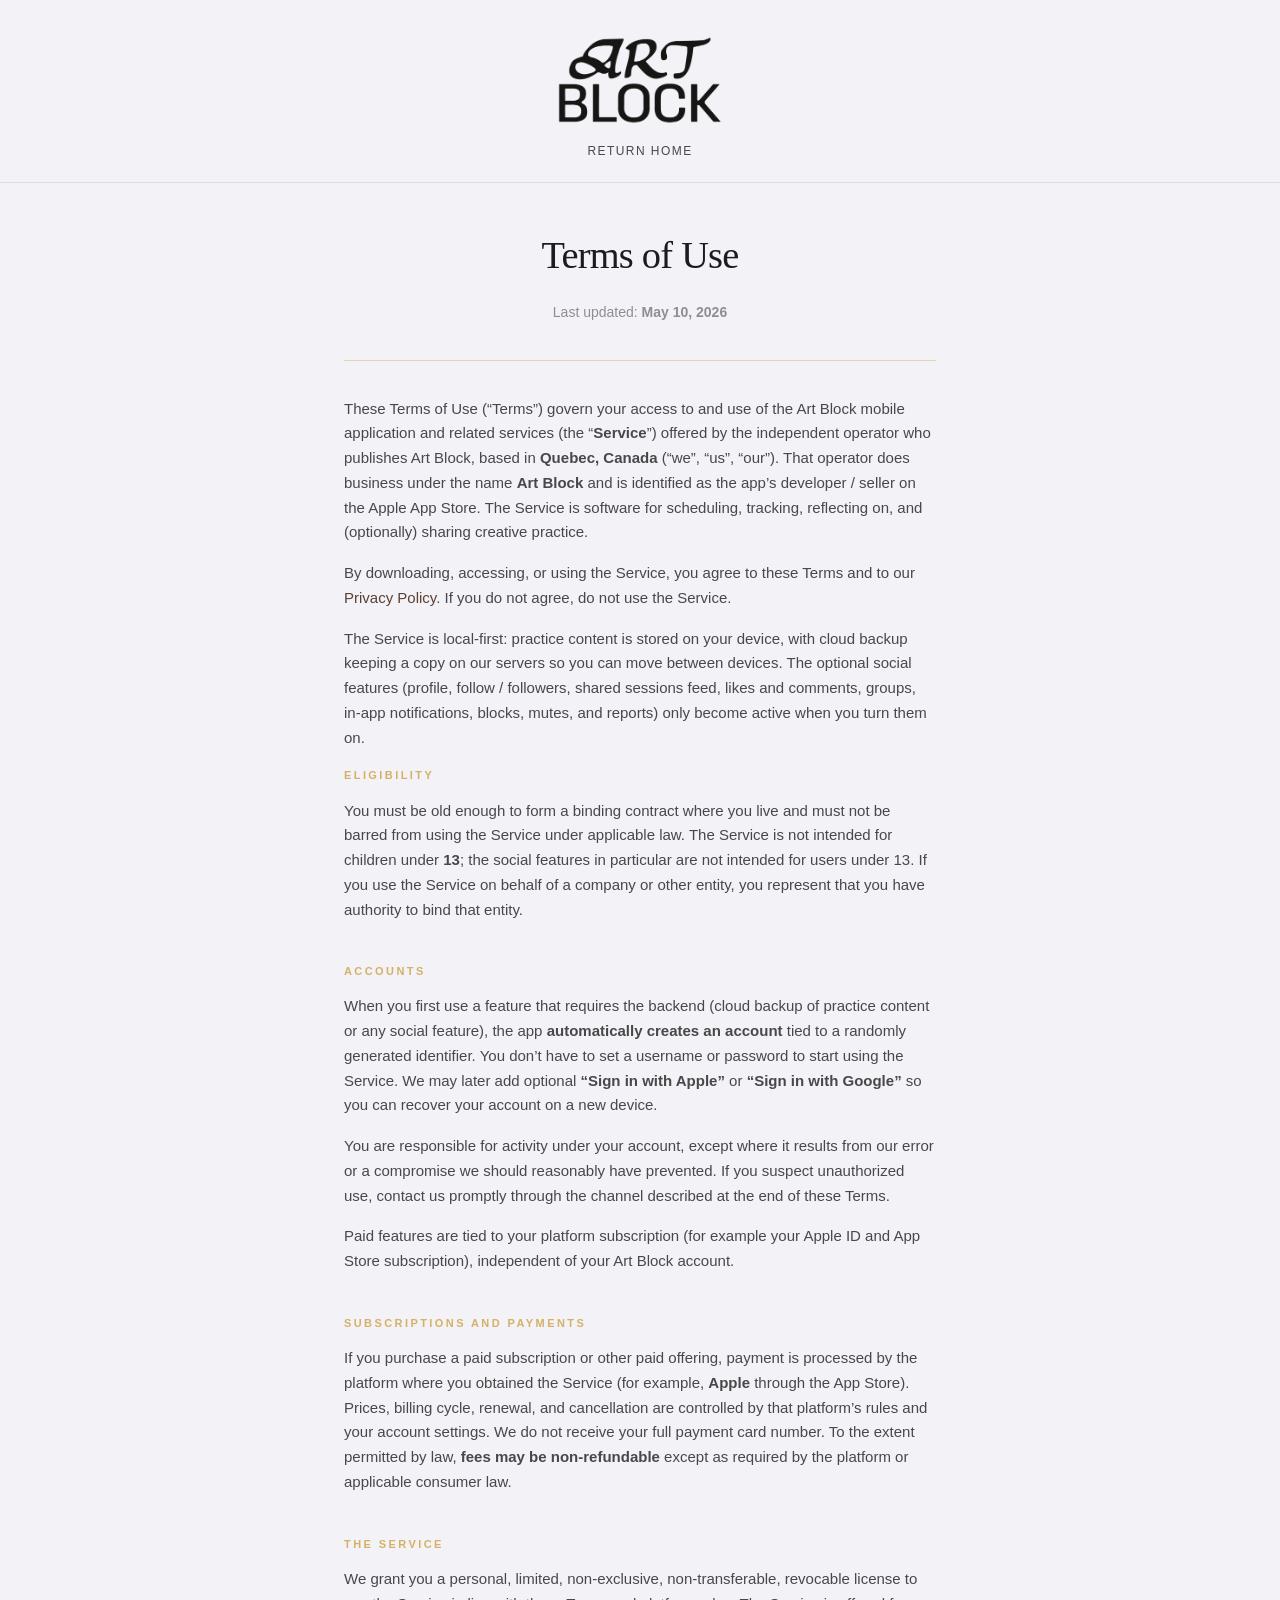
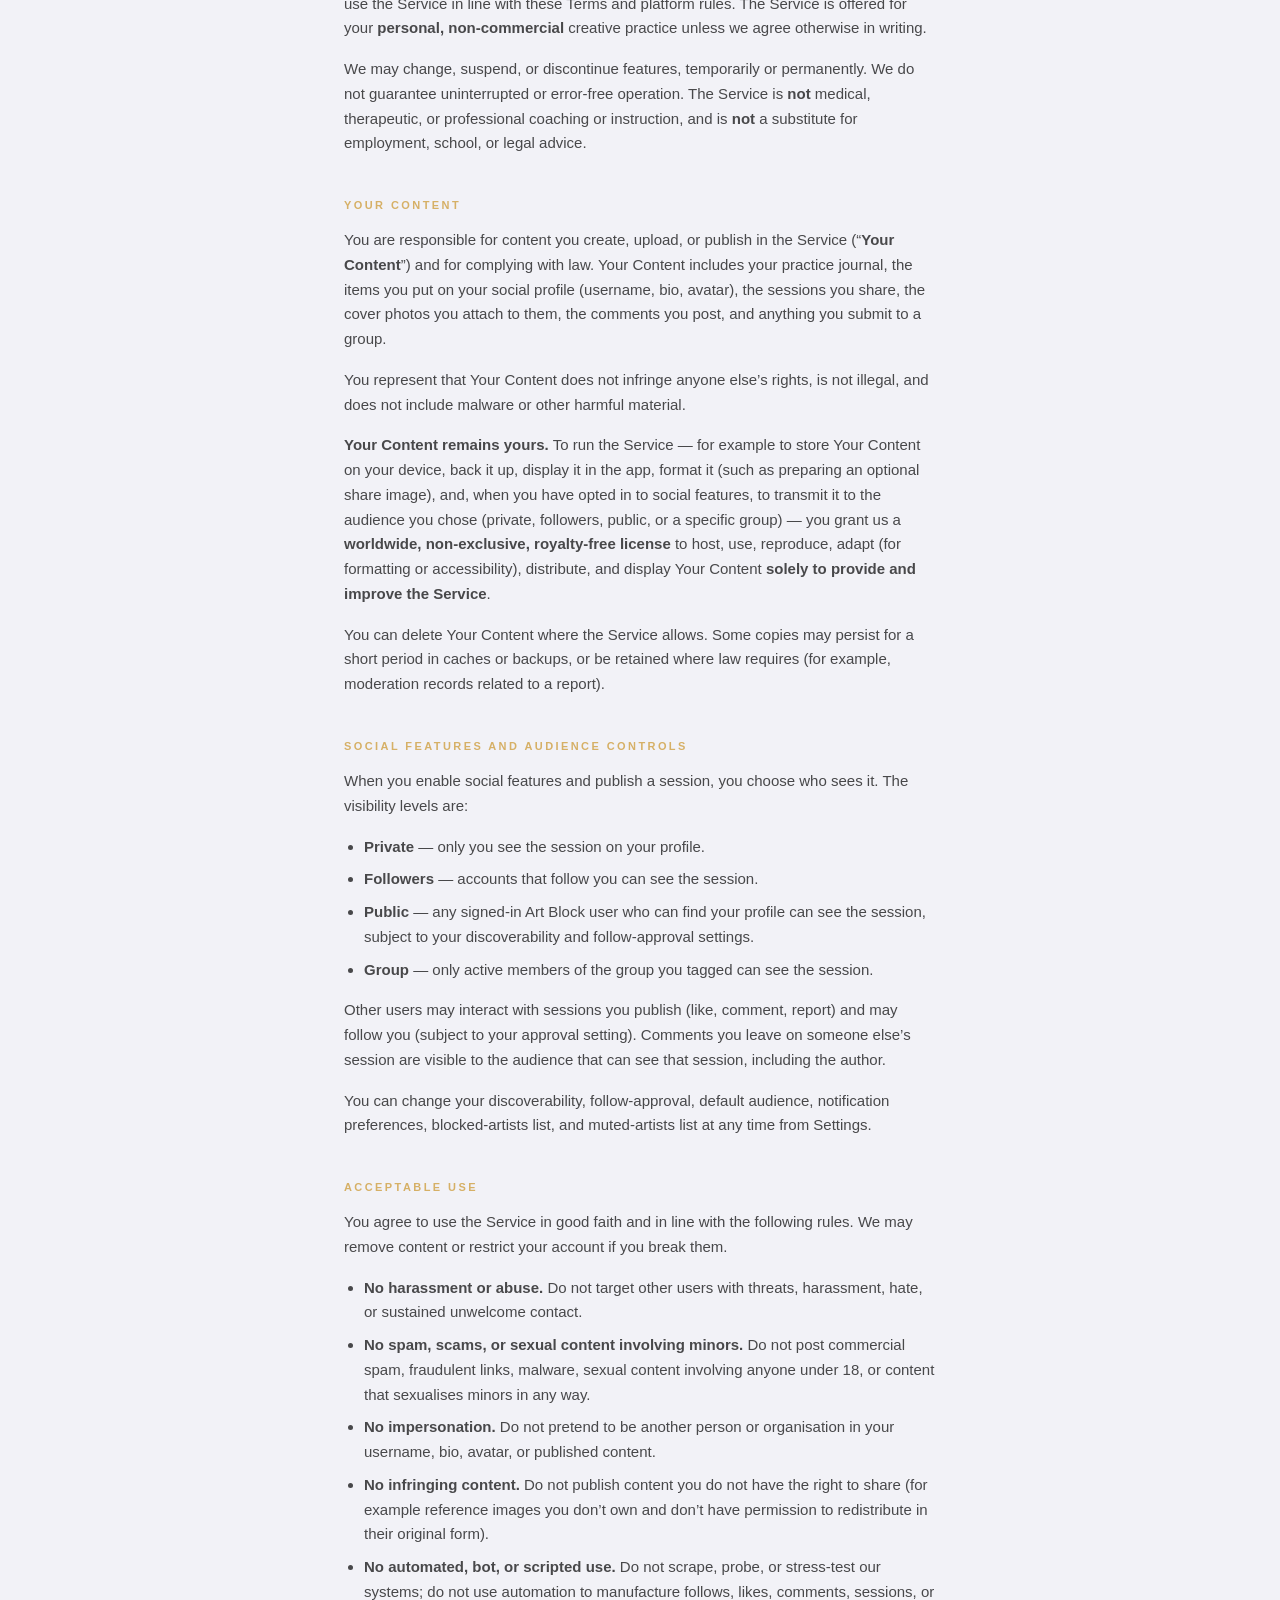
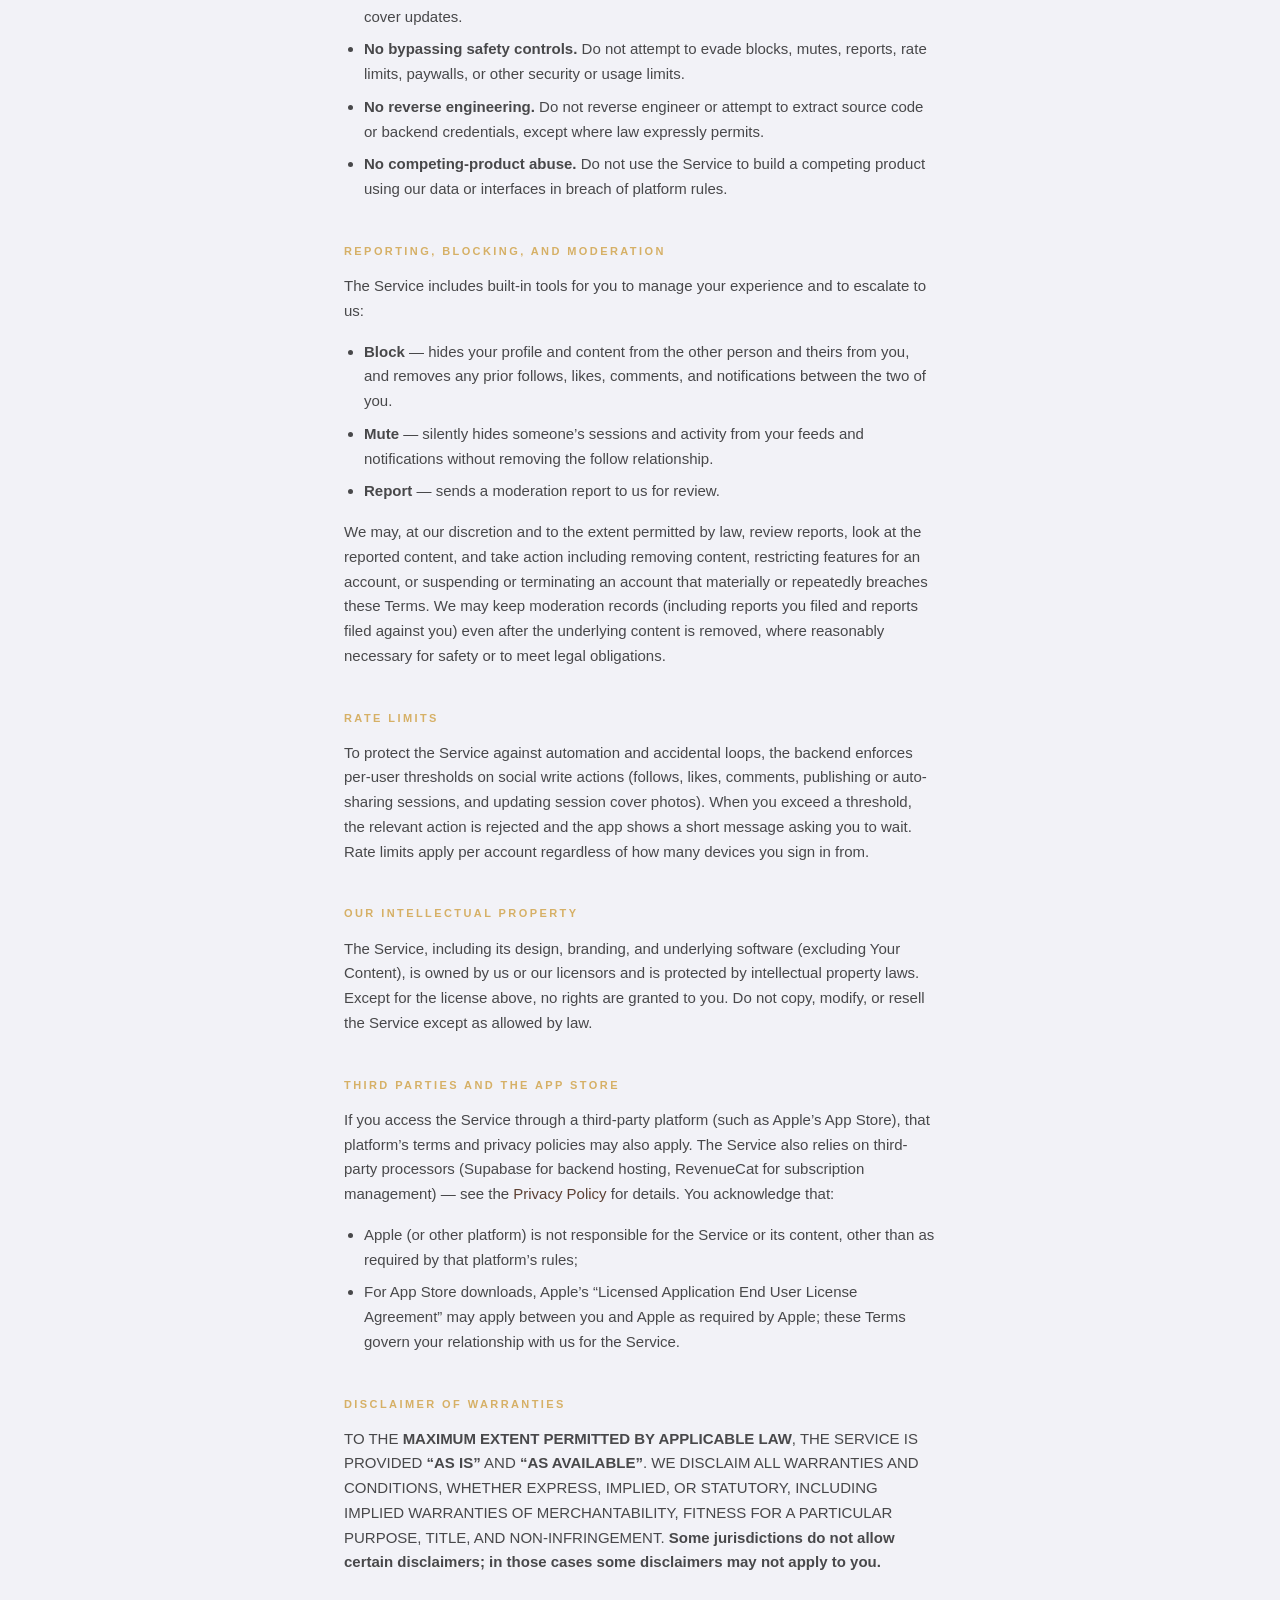
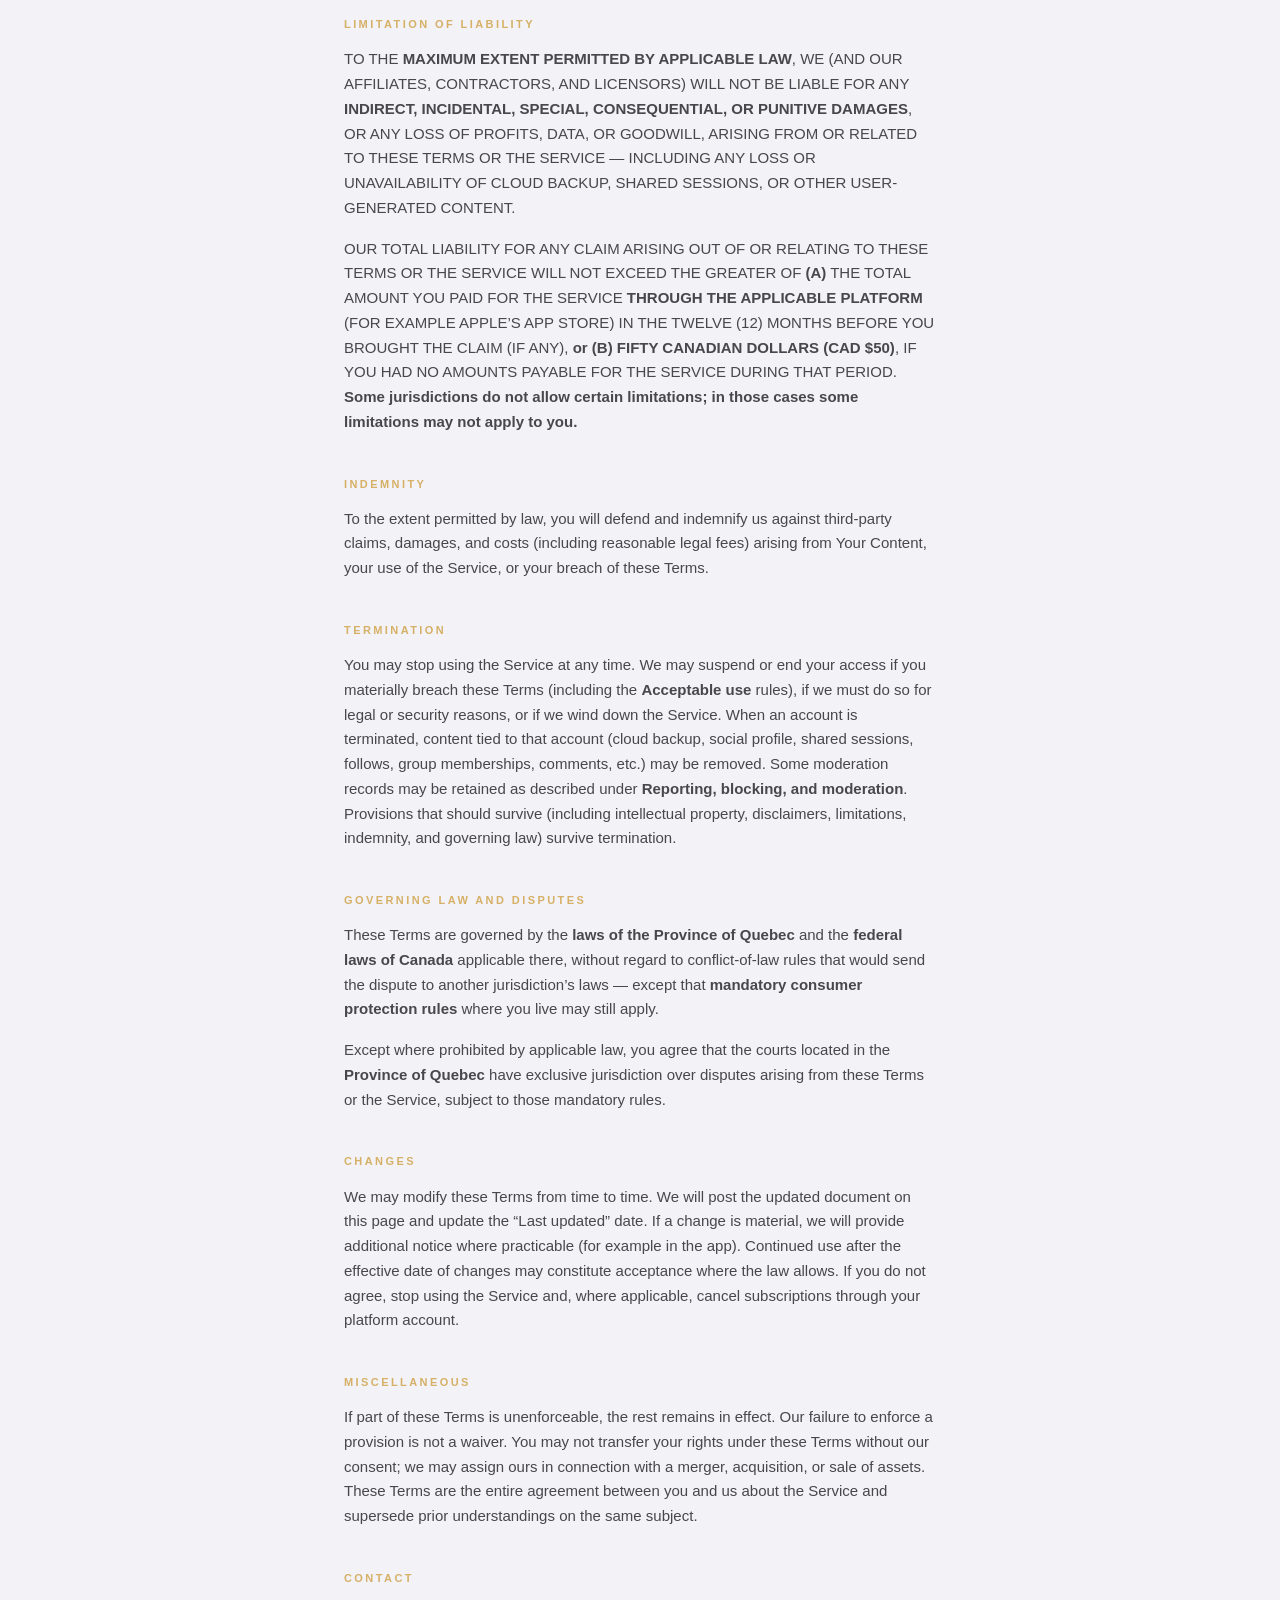
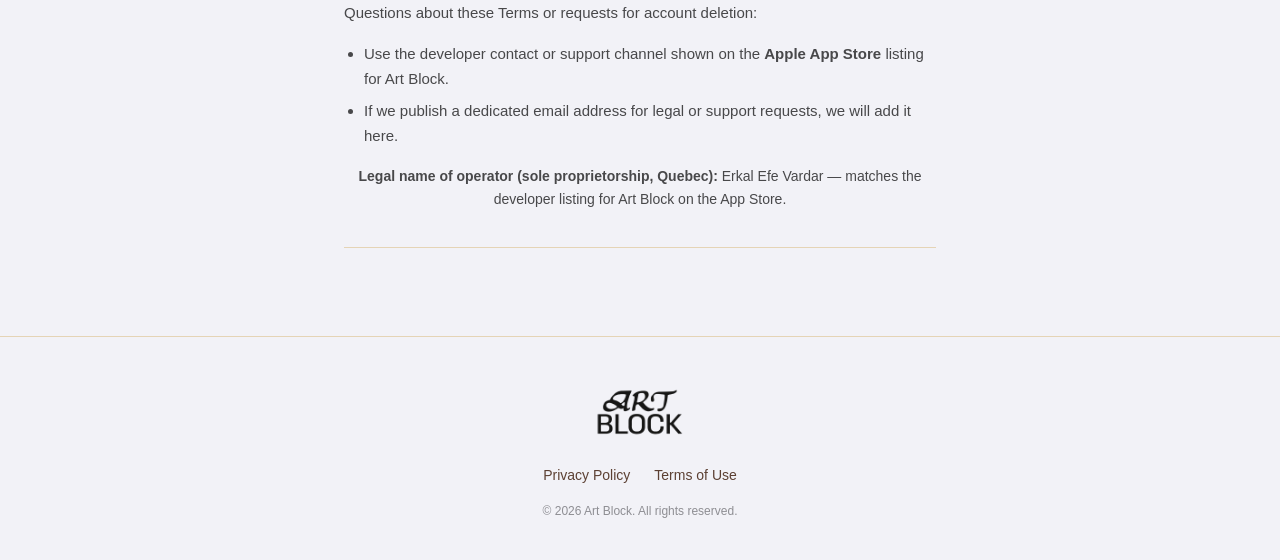
<file: terms.html>
<!DOCTYPE html>
<html lang="en">
  <head>
    <meta charset="utf-8" />
    <meta name="viewport" content="width=device-width, initial-scale=1" />
    <title>Terms of Use — Art Block</title>
    <meta name="robots" content="index,follow" />
    <link rel="stylesheet" href="css/main.css" />
  </head>
  <body class="legal-doc">
    <header class="legal-doc-header">
      <a href="index.html" class="legal-doc-home">
        <img
          class="legal-doc-home-logo"
          src="images/Logotype.png"
          alt="Art Block"
          width="400"
          height="80"
          decoding="async"
        />
        <span class="legal-doc-home-label">Return home</span>
      </a>
    </header>

    <main class="legal-doc-main">
      <article class="legal-doc-content">
        <h1>Terms of Use</h1>
        <p class="legal-meta">
          Last updated: <strong>May 10, 2026</strong>
        </p>

        <div class="legal-doc-prose">
          <p>
            These Terms of Use (“Terms”) govern your access to and use of the
            Art Block mobile application and related services (the
            “<strong>Service</strong>”) offered by the independent operator who
            publishes Art Block, based in <strong>Quebec, Canada</strong>
            (“we”, “us”, “our”). That operator does business under the name
            <strong>Art Block</strong> and is identified as the app’s developer
            / seller on the Apple App Store. The Service is software for
            scheduling, tracking, reflecting on, and (optionally) sharing
            creative practice.
          </p>
          <p>
            By downloading, accessing, or using the Service, you agree to these
            Terms and to our
            <a href="privacy.html">Privacy Policy</a>. If you do not agree, do
            not use the Service.
          </p>
          <p>
            The Service is local-first: practice content is stored on your
            device, with cloud backup keeping a copy on our servers so you can
            move between devices. The optional social features (profile,
            follow / followers, shared sessions feed, likes and comments,
            groups, in-app notifications, blocks, mutes, and reports) only
            become active when you turn them on.
          </p>

          <h2>Eligibility</h2>
          <p>
            You must be old enough to form a binding contract where you live
            and must not be barred from using the Service under applicable
            law. The Service is not intended for children under
            <strong>13</strong>; the social features in particular are not
            intended for users under 13. If you use the Service on behalf of
            a company or other entity, you represent that you have authority
            to bind that entity.
          </p>

          <h2>Accounts</h2>
          <p>
            When you first use a feature that requires the backend (cloud
            backup of practice content or any social feature), the app
            <strong>automatically creates an account</strong> tied to a
            randomly generated identifier. You don’t have to set a username or
            password to start using the Service. We may later add optional
            <strong>“Sign in with Apple”</strong> or <strong>“Sign in with
            Google”</strong> so you can recover your account on a new device.
          </p>
          <p>
            You are responsible for activity under your account, except where
            it results from our error or a compromise we should reasonably
            have prevented. If you suspect unauthorized use, contact us
            promptly through the channel described at the end of these Terms.
          </p>
          <p>
            Paid features are tied to your platform subscription (for example
            your Apple ID and App Store subscription), independent of your
            Art Block account.
          </p>

          <h2>Subscriptions and payments</h2>
          <p>
            If you purchase a paid subscription or other paid offering, payment
            is processed by the platform where you obtained the Service (for
            example, <strong>Apple</strong> through the App Store). Prices,
            billing cycle, renewal, and cancellation are controlled by that
            platform’s rules and your account settings. We do not receive your
            full payment card number. To the extent permitted by law,
            <strong>fees may be non-refundable</strong> except as required by
            the platform or applicable consumer law.
          </p>

          <h2>The Service</h2>
          <p>
            We grant you a personal, limited, non-exclusive, non-transferable,
            revocable license to use the Service in line with these Terms and
            platform rules. The Service is offered for your
            <strong>personal, non-commercial</strong> creative practice unless
            we agree otherwise in writing.
          </p>
          <p>
            We may change, suspend, or discontinue features, temporarily or
            permanently. We do not guarantee uninterrupted or error-free
            operation. The Service is <strong>not</strong> medical,
            therapeutic, or professional coaching or instruction, and is
            <strong>not</strong> a substitute for employment, school, or legal
            advice.
          </p>

          <h2>Your content</h2>
          <p>
            You are responsible for content you create, upload, or publish in
            the Service (“<strong>Your Content</strong>”) and for complying
            with law. Your Content includes your practice journal, the items
            you put on your social profile (username, bio, avatar), the
            sessions you share, the cover photos you attach to them, the
            comments you post, and anything you submit to a group.
          </p>
          <p>
            You represent that Your Content does not infringe anyone else’s
            rights, is not illegal, and does not include malware or other
            harmful material.
          </p>
          <p>
            <strong>Your Content remains yours.</strong> To run the Service —
            for example to store Your Content on your device, back it up,
            display it in the app, format it (such as preparing an optional
            share image), and, when you have opted in to social features, to
            transmit it to the audience you chose (private, followers, public,
            or a specific group) — you grant us a
            <strong>worldwide, non-exclusive, royalty-free license</strong> to
            host, use, reproduce, adapt (for formatting or accessibility),
            distribute, and display Your Content
            <strong>solely to provide and improve the Service</strong>.
          </p>
          <p>
            You can delete Your Content where the Service allows. Some copies
            may persist for a short period in caches or backups, or be
            retained where law requires (for example, moderation records
            related to a report).
          </p>

          <h2>Social features and audience controls</h2>
          <p>
            When you enable social features and publish a session, you choose
            who sees it. The visibility levels are:
          </p>
          <ul>
            <li>
              <strong>Private</strong> — only you see the session on your
              profile.
            </li>
            <li>
              <strong>Followers</strong> — accounts that follow you can see
              the session.
            </li>
            <li>
              <strong>Public</strong> — any signed-in Art Block user who can
              find your profile can see the session, subject to your
              discoverability and follow-approval settings.
            </li>
            <li>
              <strong>Group</strong> — only active members of the group you
              tagged can see the session.
            </li>
          </ul>
          <p>
            Other users may interact with sessions you publish (like, comment,
            report) and may follow you (subject to your approval setting).
            Comments you leave on someone else’s session are visible to the
            audience that can see that session, including the author.
          </p>
          <p>
            You can change your discoverability, follow-approval, default
            audience, notification preferences, blocked-artists list, and
            muted-artists list at any time from Settings.
          </p>

          <h2>Acceptable use</h2>
          <p>
            You agree to use the Service in good faith and in line with the
            following rules. We may remove content or restrict your account if
            you break them.
          </p>
          <ul>
            <li>
              <strong>No harassment or abuse.</strong> Do not target other
              users with threats, harassment, hate, or sustained unwelcome
              contact.
            </li>
            <li>
              <strong>No spam, scams, or sexual content involving minors.</strong>
              Do not post commercial spam, fraudulent links, malware, sexual
              content involving anyone under 18, or content that sexualises
              minors in any way.
            </li>
            <li>
              <strong>No impersonation.</strong> Do not pretend to be another
              person or organisation in your username, bio, avatar, or
              published content.
            </li>
            <li>
              <strong>No infringing content.</strong> Do not publish content
              you do not have the right to share (for example reference
              images you don’t own and don’t have permission to redistribute
              in their original form).
            </li>
            <li>
              <strong>No automated, bot, or scripted use.</strong> Do not
              scrape, probe, or stress-test our systems; do not use
              automation to manufacture follows, likes, comments, sessions,
              or cover updates.
            </li>
            <li>
              <strong>No bypassing safety controls.</strong> Do not attempt to
              evade blocks, mutes, reports, rate limits, paywalls, or other
              security or usage limits.
            </li>
            <li>
              <strong>No reverse engineering.</strong> Do not reverse
              engineer or attempt to extract source code or backend
              credentials, except where law expressly permits.
            </li>
            <li>
              <strong>No competing-product abuse.</strong> Do not use the
              Service to build a competing product using our data or
              interfaces in breach of platform rules.
            </li>
          </ul>

          <h2>Reporting, blocking, and moderation</h2>
          <p>
            The Service includes built-in tools for you to manage your
            experience and to escalate to us:
          </p>
          <ul>
            <li>
              <strong>Block</strong> — hides your profile and content from the
              other person and theirs from you, and removes any prior follows,
              likes, comments, and notifications between the two of you.
            </li>
            <li>
              <strong>Mute</strong> — silently hides someone’s sessions and
              activity from your feeds and notifications without removing the
              follow relationship.
            </li>
            <li>
              <strong>Report</strong> — sends a moderation report to us for
              review.
            </li>
          </ul>
          <p>
            We may, at our discretion and to the extent permitted by law,
            review reports, look at the reported content, and take action
            including removing content, restricting features for an account,
            or suspending or terminating an account that materially or
            repeatedly breaches these Terms. We may keep moderation records
            (including reports you filed and reports filed against you) even
            after the underlying content is removed, where reasonably
            necessary for safety or to meet legal obligations.
          </p>

          <h2>Rate limits</h2>
          <p>
            To protect the Service against automation and accidental loops,
            the backend enforces per-user thresholds on social write actions
            (follows, likes, comments, publishing or auto-sharing sessions,
            and updating session cover photos). When you exceed a threshold,
            the relevant action is rejected and the app shows a short message
            asking you to wait. Rate limits apply per account regardless of
            how many devices you sign in from.
          </p>

          <h2>Our intellectual property</h2>
          <p>
            The Service, including its design, branding, and underlying
            software (excluding Your Content), is owned by us or our licensors
            and is protected by intellectual property laws. Except for the
            license above, no rights are granted to you. Do not copy, modify,
            or resell the Service except as allowed by law.
          </p>

          <h2>Third parties and the App Store</h2>
          <p>
            If you access the Service through a third-party platform (such as
            Apple’s App Store), that platform’s terms and privacy policies
            may also apply. The Service also relies on third-party processors
            (Supabase for backend hosting, RevenueCat for subscription
            management) — see the
            <a href="privacy.html">Privacy Policy</a> for details.
            You acknowledge that:
          </p>
          <ul>
            <li>
              Apple (or other platform) is not responsible for the Service or
              its content, other than as required by that platform’s rules;
            </li>
            <li>
              For App Store downloads, Apple’s “Licensed Application End User
              License Agreement” may apply between you and Apple as required
              by Apple; these Terms govern your relationship with us for the
              Service.
            </li>
          </ul>

          <h2>Disclaimer of warranties</h2>
          <p>
            TO THE <strong>MAXIMUM EXTENT PERMITTED BY APPLICABLE LAW</strong>,
            THE SERVICE IS PROVIDED <strong>“AS IS”</strong> AND
            <strong>“AS AVAILABLE”</strong>. WE DISCLAIM ALL WARRANTIES AND
            CONDITIONS, WHETHER EXPRESS, IMPLIED, OR STATUTORY, INCLUDING
            IMPLIED WARRANTIES OF MERCHANTABILITY, FITNESS FOR A PARTICULAR
            PURPOSE, TITLE, AND NON-INFRINGEMENT. <strong>Some jurisdictions
            do not allow certain disclaimers; in those cases some disclaimers
            may not apply to you.</strong>
          </p>

          <h2>Limitation of liability</h2>
          <p>
            TO THE <strong>MAXIMUM EXTENT PERMITTED BY APPLICABLE LAW</strong>,
            WE (AND OUR AFFILIATES, CONTRACTORS, AND LICENSORS) WILL NOT BE
            LIABLE FOR ANY <strong>INDIRECT, INCIDENTAL, SPECIAL,
            CONSEQUENTIAL, OR PUNITIVE DAMAGES</strong>, OR ANY LOSS OF
            PROFITS, DATA, OR GOODWILL, ARISING FROM OR RELATED TO THESE
            TERMS OR THE SERVICE — INCLUDING ANY LOSS OR UNAVAILABILITY OF
            CLOUD BACKUP, SHARED SESSIONS, OR OTHER USER-GENERATED CONTENT.
          </p>
          <p>
            OUR TOTAL LIABILITY FOR ANY CLAIM ARISING OUT OF OR RELATING TO
            THESE TERMS OR THE SERVICE WILL NOT EXCEED THE GREATER OF
            <strong>(A)</strong> THE TOTAL AMOUNT YOU PAID FOR THE SERVICE
            <strong>THROUGH THE APPLICABLE PLATFORM</strong> (FOR EXAMPLE
            APPLE’S APP STORE) IN THE TWELVE (12) MONTHS BEFORE YOU BROUGHT
            THE CLAIM (IF ANY),
            <strong>or (B) FIFTY CANADIAN DOLLARS (CAD $50)</strong>, IF YOU
            HAD NO AMOUNTS PAYABLE FOR THE SERVICE DURING THAT PERIOD.
            <strong>Some jurisdictions do not allow certain limitations; in
            those cases some limitations may not apply to you.</strong>
          </p>

          <h2>Indemnity</h2>
          <p>
            To the extent permitted by law, you will defend and indemnify us
            against third-party claims, damages, and costs (including
            reasonable legal fees) arising from Your Content, your use of the
            Service, or your breach of these Terms.
          </p>

          <h2>Termination</h2>
          <p>
            You may stop using the Service at any time. We may suspend or end
            your access if you materially breach these Terms (including the
            <strong>Acceptable use</strong> rules), if we must do so for
            legal or security reasons, or if we wind down the Service. When
            an account is terminated, content tied to that account
            (cloud backup, social profile, shared sessions, follows, group
            memberships, comments, etc.) may be removed. Some moderation
            records may be retained as described under
            <strong>Reporting, blocking, and moderation</strong>. Provisions
            that should survive (including intellectual property, disclaimers,
            limitations, indemnity, and governing law) survive termination.
          </p>

          <h2>Governing law and disputes</h2>
          <p>
            These Terms are governed by the <strong>laws of the Province of
            Quebec</strong> and the <strong>federal laws of Canada</strong>
            applicable there, without regard to conflict-of-law rules that
            would send the dispute to another jurisdiction’s laws — except
            that <strong>mandatory consumer protection rules</strong> where
            you live may still apply.
          </p>
          <p>
            Except where prohibited by applicable law, you agree that the
            courts located in the <strong>Province of Quebec</strong> have
            exclusive jurisdiction over disputes arising from these Terms or
            the Service, subject to those mandatory rules.
          </p>

          <h2>Changes</h2>
          <p>
            We may modify these Terms from time to time. We will post the
            updated document on this page and update the “Last updated” date.
            If a change is material, we will provide additional notice where
            practicable (for example in the app). Continued use after the
            effective date of changes may constitute acceptance where the
            law allows. If you do not agree, stop using the Service and,
            where applicable, cancel subscriptions through your platform
            account.
          </p>

          <h2>Miscellaneous</h2>
          <p>
            If part of these Terms is unenforceable, the rest remains in
            effect. Our failure to enforce a provision is not a waiver. You
            may not transfer your rights under these Terms without our
            consent; we may assign ours in connection with a merger,
            acquisition, or sale of assets. These Terms are the entire
            agreement between you and us about the Service and supersede
            prior understandings on the same subject.
          </p>

          <h2>Contact</h2>
          <p>
            Questions about these Terms or requests for account deletion:
          </p>
          <ul>
            <li>
              Use the developer contact or support channel shown on the
              <strong>Apple App Store</strong> listing for Art Block.
            </li>
            <li>
              If we publish a dedicated email address for legal or support
              requests, we will add it here.
            </li>
          </ul>
          <p class="legal-meta">
            <strong>Legal name of operator (sole proprietorship, Quebec):</strong>
            Erkal Efe Vardar — matches the developer listing for Art Block on the
            App Store.
          </p>
        </div>
      </article>
    </main>

    <footer class="site-footer legal-doc-footer">
      <div class="wrap">
        <a href="index.html" class="footer-brand">
          <img
            src="images/Logotype.png"
            alt="Art Block"
            class="footer-logotype"
            width="400"
            height="80"
            decoding="async"
          />
        </a>
        <nav class="footer-links" aria-label="Legal">
          <a href="privacy.html">Privacy Policy</a>
          <a href="terms.html">Terms of Use</a>
        </nav>
        <p class="copyright">
          © <span id="year"></span> Art Block. All rights reserved.
        </p>
      </div>
    </footer>
    <script>
      document.getElementById("year").textContent = new Date().getFullYear();
    </script>
  </body>
</html>
</file>
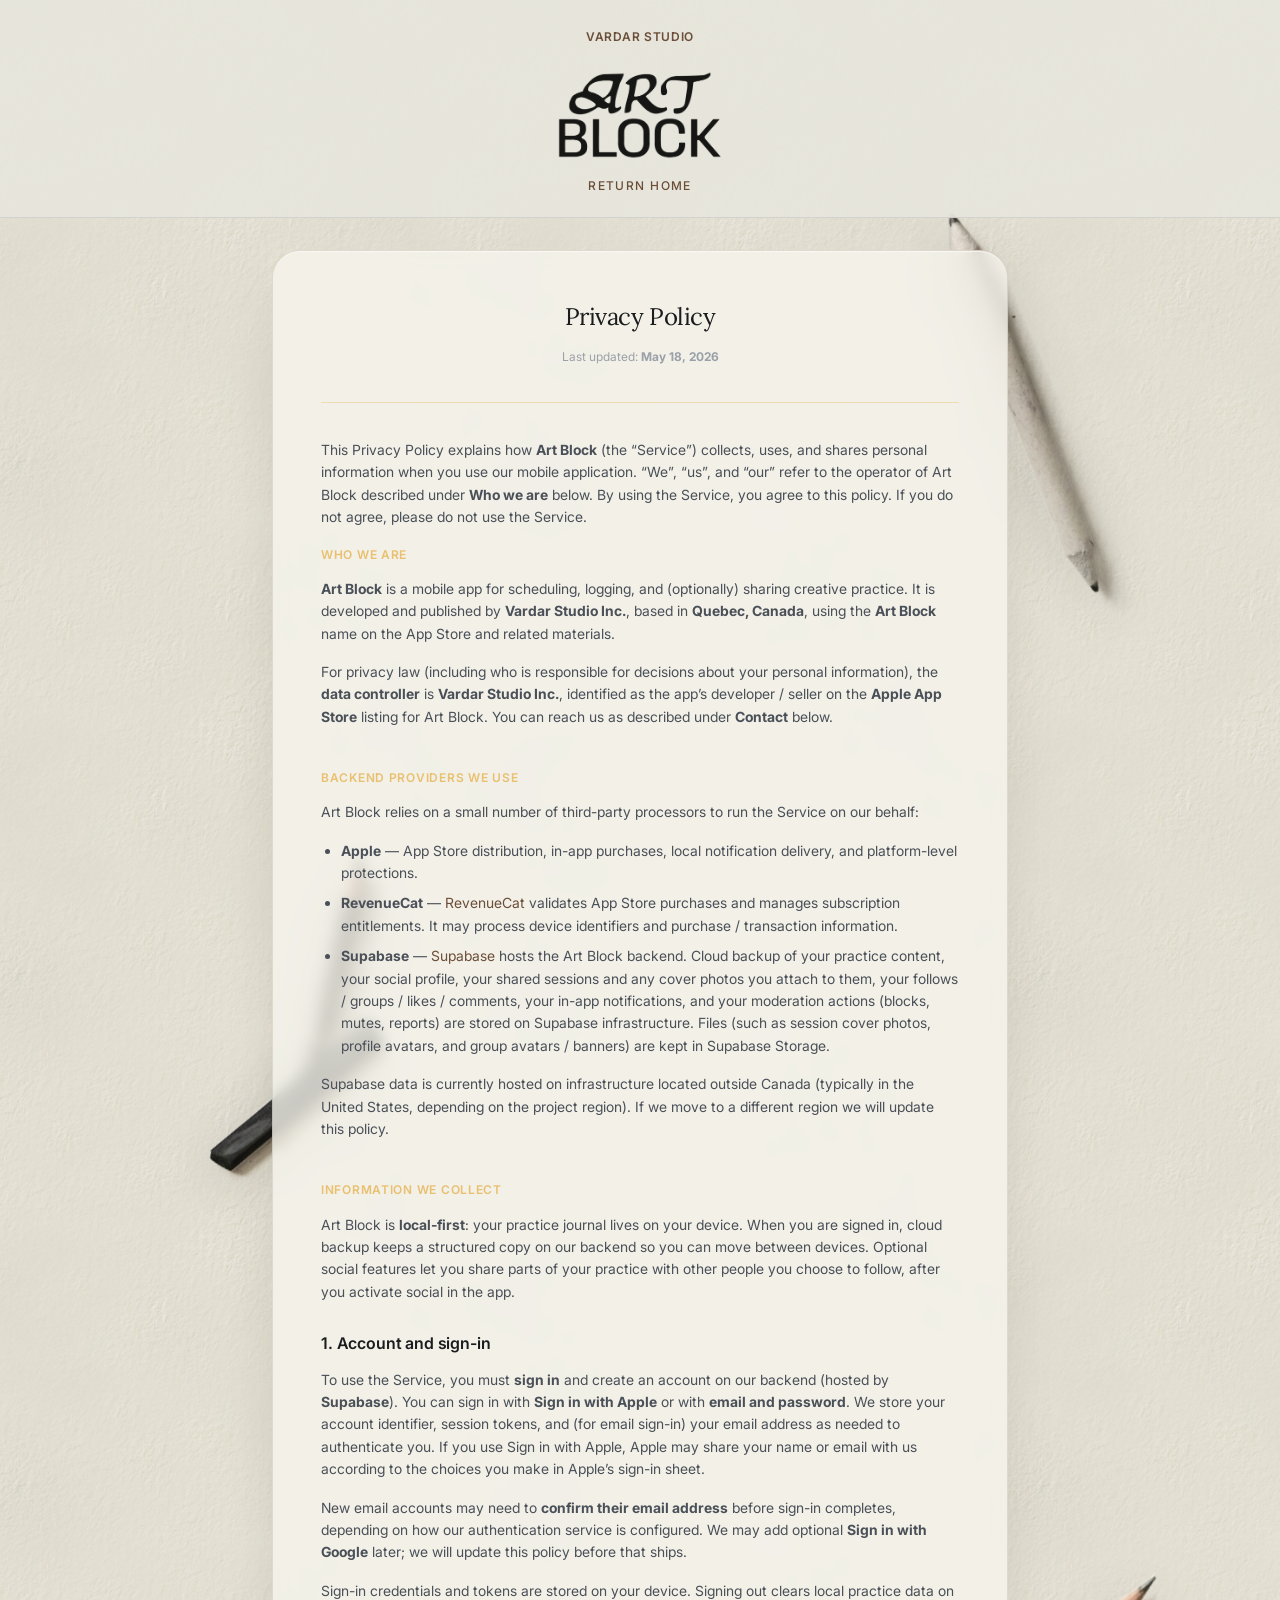
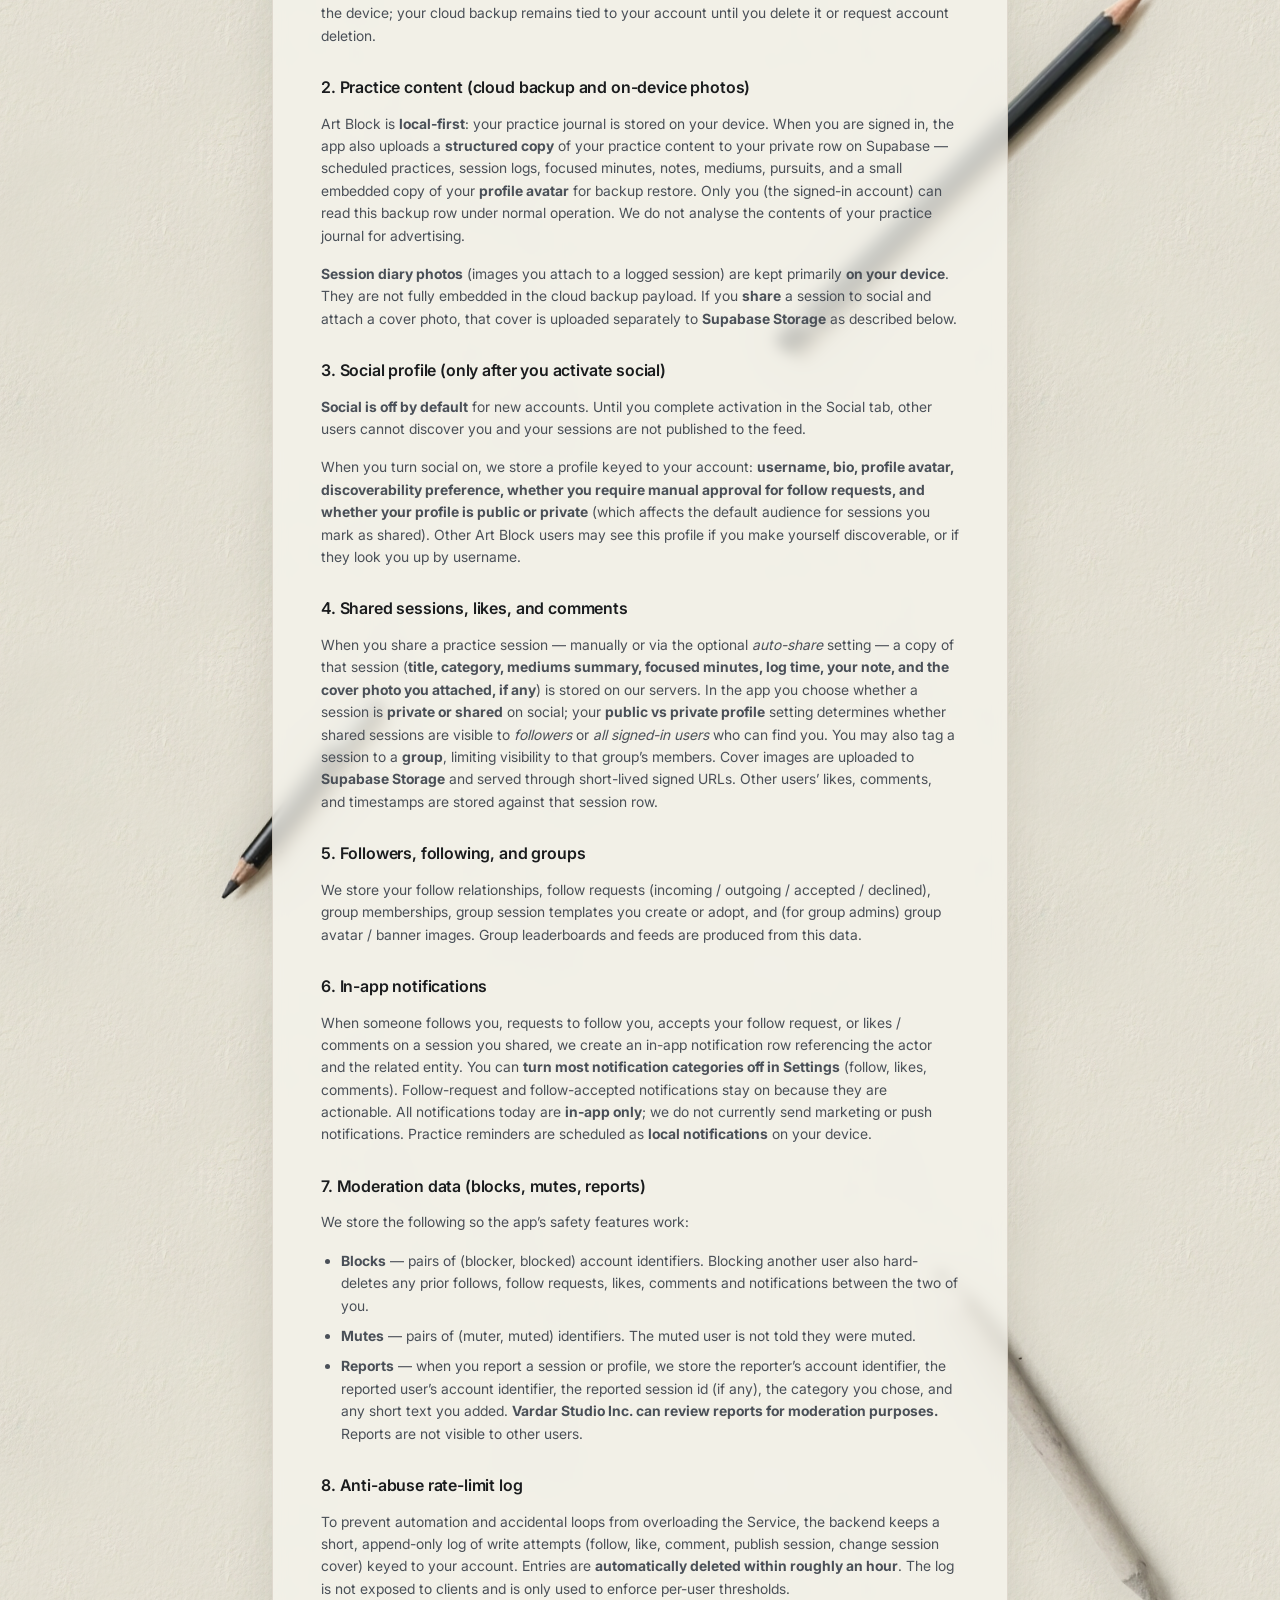
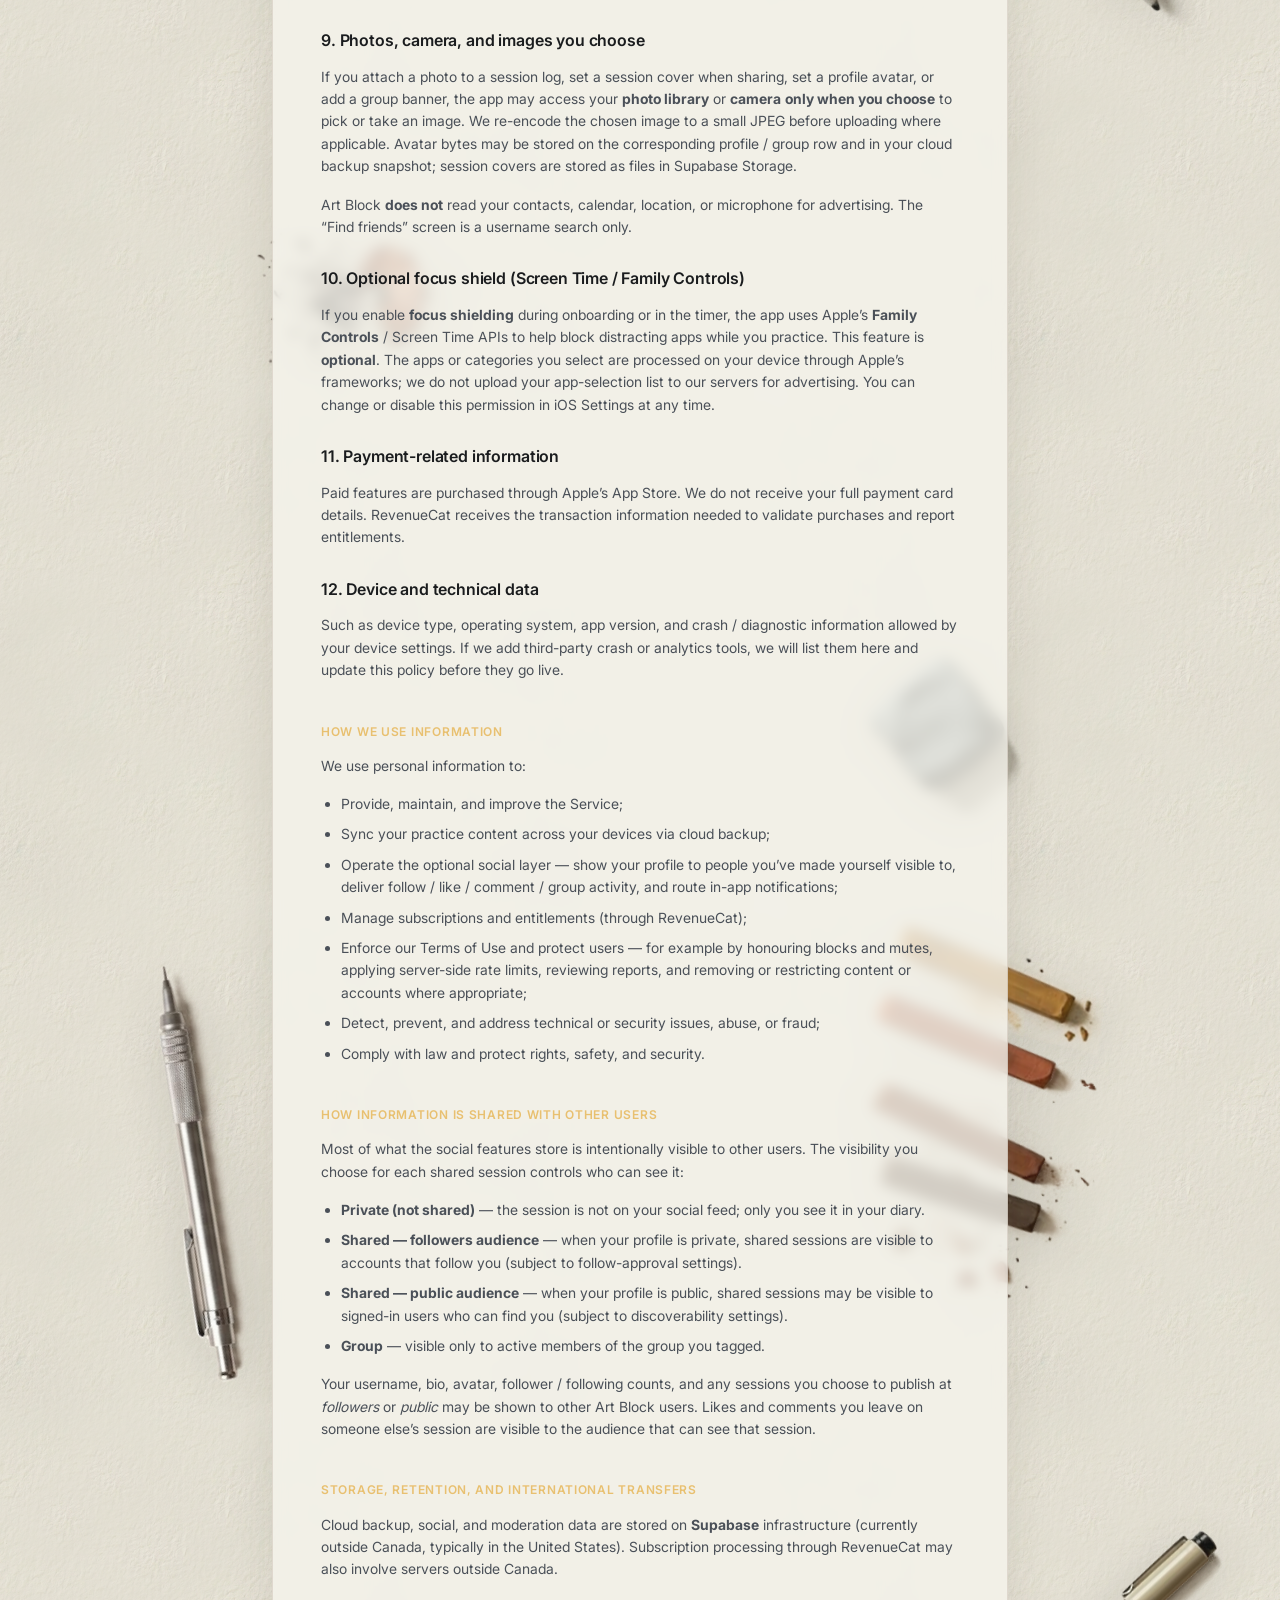
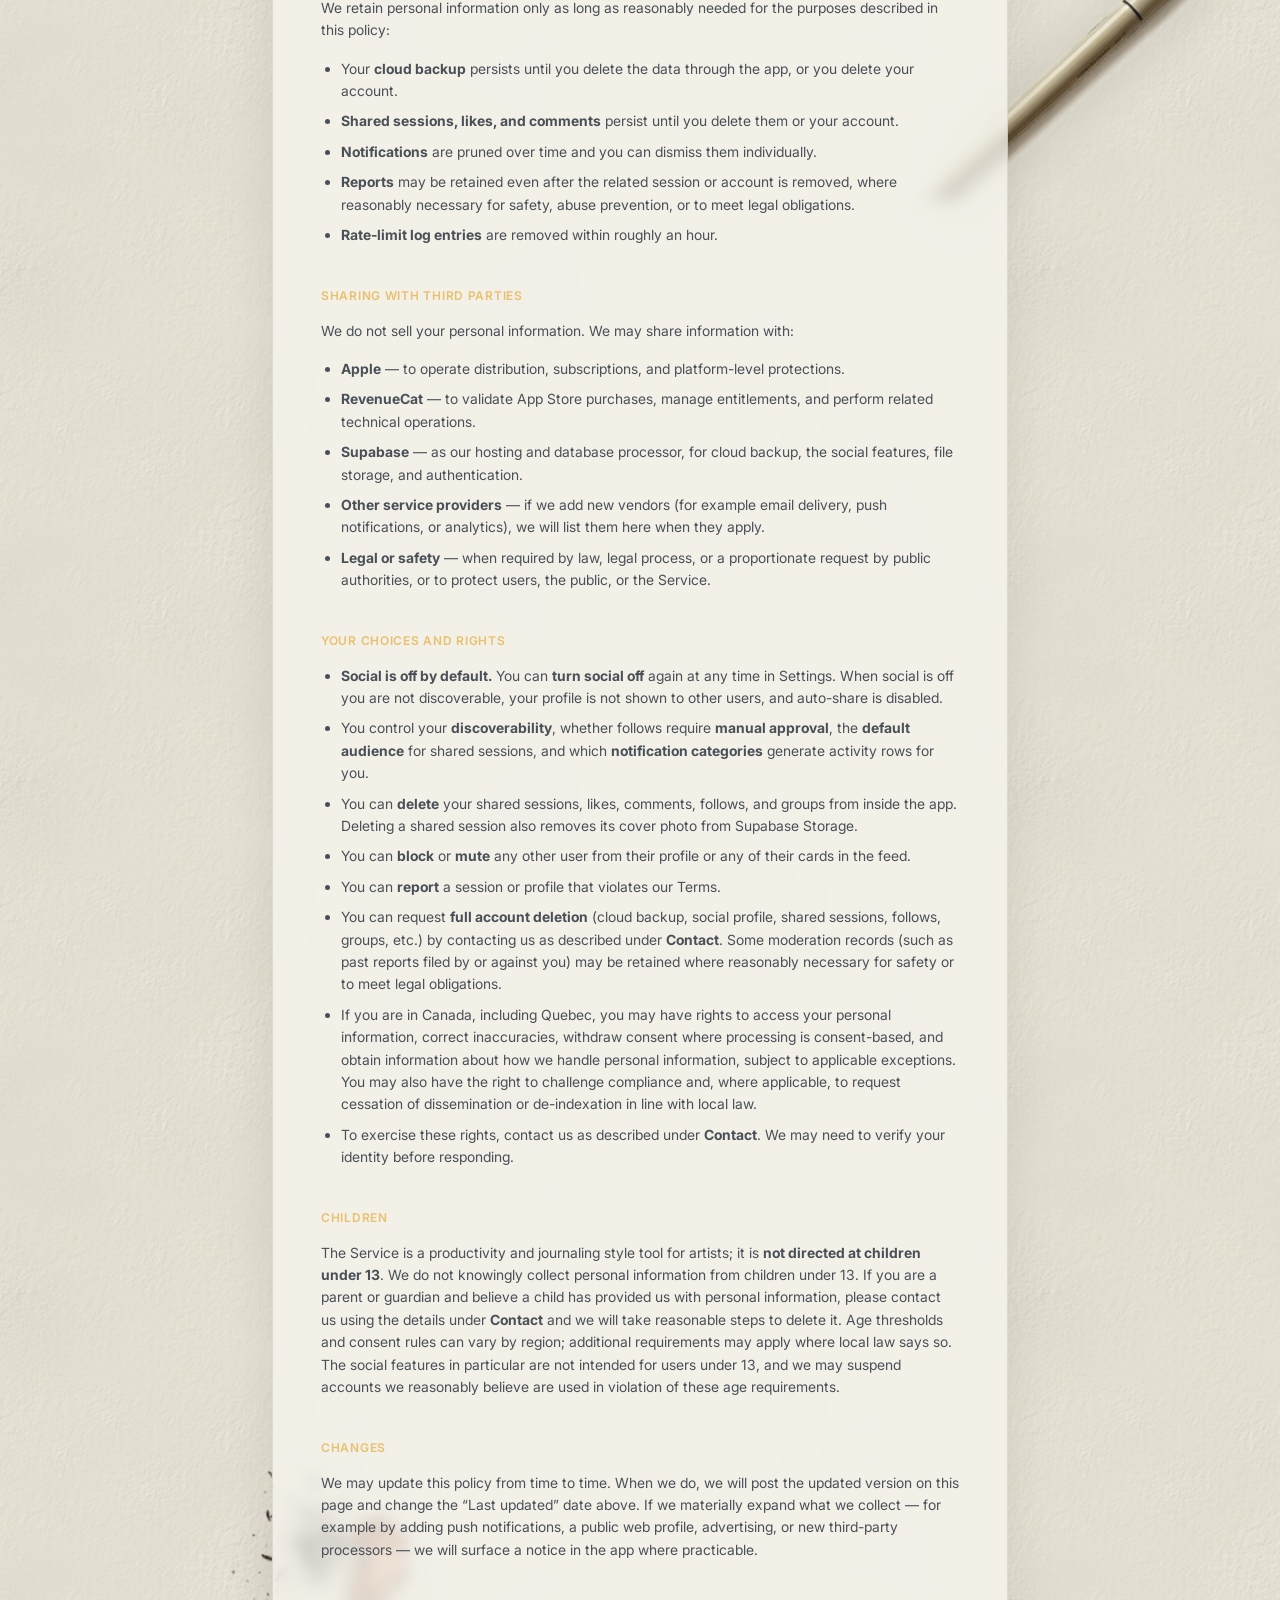
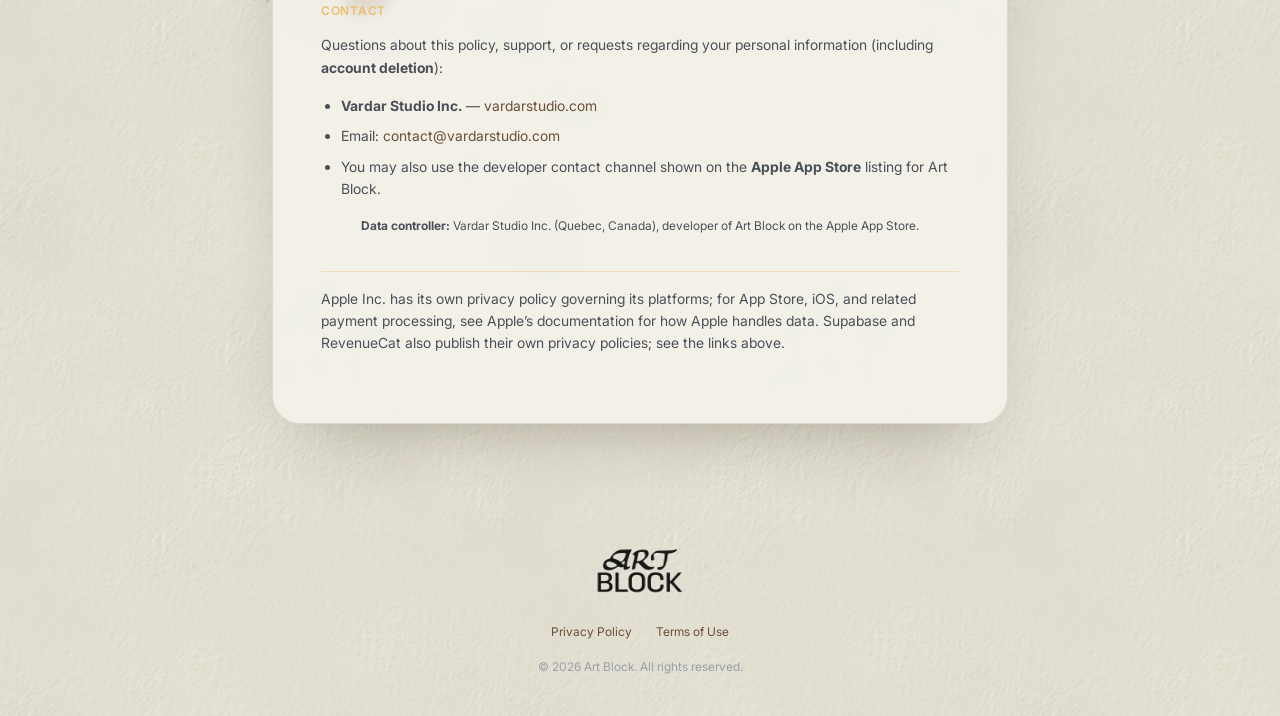
<file: artblock/privacy.html>
<!DOCTYPE html>
<html lang="en">
  <head>
    <meta charset="utf-8" />
    <meta name="viewport" content="width=device-width, initial-scale=1" />
    <title>Privacy Policy — Art Block</title>
    <meta name="robots" content="index,follow" />
    <link rel="stylesheet" href="/css/main.css?v=3" />
  </head>
  <body class="legal-doc artblock">
    <div class="artblock-scenery" aria-hidden="true">
      <div class="artblock-scenery__tile"></div>
      <img class="artblock-scenery__prop artblock-scenery__prop--slot-1" src="/images/Props/pencil_3.png" alt="" width="298" height="411" decoding="async" />
      <img class="artblock-scenery__prop artblock-scenery__prop--slot-2" src="/images/Props/trash.png" alt="" width="183" height="150" decoding="async" />
      <img class="artblock-scenery__prop artblock-scenery__prop--slot-3" src="/images/Props/stump_1.png" alt="" width="223" height="401" decoding="async" />
      <img class="artblock-scenery__prop artblock-scenery__prop--slot-4" src="/images/Props/pencil_1.png" alt="" width="116" height="251" decoding="async" />
      <img class="artblock-scenery__prop artblock-scenery__prop--slot-5" src="/images/Props/pen_2.png" alt="" width="285" height="375" decoding="async" />
      <img class="artblock-scenery__prop artblock-scenery__prop--slot-6" src="/images/Props/charcoal_1.png" alt="" width="184" height="221" decoding="async" />
      <img class="artblock-scenery__prop artblock-scenery__prop--slot-7" src="/images/Props/mechpencil.png" alt="" width="158" height="477" decoding="async" />
      <img class="artblock-scenery__prop artblock-scenery__prop--slot-9" src="/images/Props/eraser_1.png" alt="" width="212" height="206" decoding="async" />
      <img class="artblock-scenery__prop artblock-scenery__prop--slot-10" src="/images/Props/pencil_5.png" alt="" width="163" height="245" decoding="async" />
      <img class="artblock-scenery__prop artblock-scenery__prop--slot-11" src="/images/Props/charcoal_2.png" alt="" width="241" height="361" decoding="async" />
      <img class="artblock-scenery__prop artblock-scenery__prop--slot-13" src="/images/Props/trash.png" alt="" width="183" height="150" decoding="async" />
      <img class="artblock-scenery__prop artblock-scenery__prop--slot-15" src="/images/Props/stump_1.png" alt="" width="223" height="401" decoding="async" />
    </div>
    <div class="studio-cursor-dot" aria-hidden="true"></div>
    <header class="legal-doc-header legal-doc-header--artblock">
      <a href="/" class="studio-back-link">Vardar Studio</a>
      <a href="/artblock/" class="legal-doc-home">
        <img
          class="legal-doc-home-logo"
          src="/images/Logotype.png"
          alt="Art Block"
          width="400"
          height="80"
          decoding="async"
        />
        <span class="legal-doc-home-label">Return home</span>
      </a>
    </header>

    <main class="legal-doc-main">
      <article class="legal-doc-content">
        <h1>Privacy Policy</h1>
        <p class="legal-meta">
          Last updated: <strong>May 18, 2026</strong>
        </p>

        <div class="legal-doc-prose">
          <p>
            This Privacy Policy explains how <strong>Art Block</strong> (the
            “Service”) collects, uses, and shares personal information when you
            use our mobile application. “We”, “us”, and “our” refer to the
            operator of Art Block described under <strong>Who we are</strong>
            below. By using the Service, you agree to this policy. If you do not
            agree, please do not use the Service.
          </p>

          <h2>Who we are</h2>
          <p>
            <strong>Art Block</strong> is a mobile app for scheduling, logging,
            and (optionally) sharing creative practice. It is developed and
            published by <strong>Vardar Studio Inc.</strong>, based in
            <strong>Quebec, Canada</strong>, using the
            <strong>Art Block</strong> name on the App Store and related
            materials.
          </p>
          <p>
            For privacy law (including who is responsible for decisions about
            your personal information), the <strong>data controller</strong> is
            <strong>Vardar Studio Inc.</strong>, identified as the app’s
            developer / seller on the <strong>Apple App Store</strong> listing
            for Art Block. You can reach us as described under
            <strong>Contact</strong> below.
          </p>

          <h2>Backend providers we use</h2>
          <p>
            Art Block relies on a small number of third-party processors to run
            the Service on our behalf:
          </p>
          <ul>
            <li>
              <strong>Apple</strong> — App Store distribution, in-app purchases,
              local notification delivery, and platform-level protections.
            </li>
            <li>
              <strong>RevenueCat</strong> —
              <a href="https://www.revenuecat.com/privacy" target="_blank" rel="noopener noreferrer">RevenueCat</a>
              validates App Store purchases and manages subscription
              entitlements. It may process device identifiers and purchase /
              transaction information.
            </li>
            <li>
              <strong>Supabase</strong> —
              <a href="https://supabase.com/privacy" target="_blank" rel="noopener noreferrer">Supabase</a>
              hosts the Art Block backend. Cloud backup of your practice
              content, your social profile, your shared sessions and any cover
              photos you attach to them, your follows / groups / likes /
              comments, your in-app notifications, and your moderation actions
              (blocks, mutes, reports) are stored on Supabase infrastructure.
              Files (such as session cover photos, profile avatars, and group
              avatars / banners) are kept in Supabase Storage.
            </li>
          </ul>
          <p>
            Supabase data is currently hosted on infrastructure located outside
            Canada (typically in the United States, depending on the
            project region). If we move to a different region we will update
            this policy.
          </p>

          <h2>Information we collect</h2>
          <p>
            Art Block is <strong>local-first</strong>: your practice journal
            lives on your device. When you are signed in, cloud backup keeps a
            structured copy on our backend so you can move between devices.
            Optional social features let you share parts of your practice with
            other people you choose to follow, after you activate social in
            the app.
          </p>

          <h3>1. Account and sign-in</h3>
          <p>
            To use the Service, you must <strong>sign in</strong> and create an
            account on our backend
            (hosted by <strong>Supabase</strong>). You can sign in with
            <strong>Sign in with Apple</strong> or with <strong>email and
            password</strong>. We store your account identifier, session
            tokens, and (for email sign-in) your email address as needed to
            authenticate you. If you use Sign in with Apple, Apple may share
            your name or email with us according to the choices you make in
            Apple’s sign-in sheet.
          </p>
          <p>
            New email accounts may need to <strong>confirm their email
            address</strong> before sign-in completes, depending on how our
            authentication service is configured. We may add optional
            <strong>Sign in with Google</strong> later; we will update this
            policy before that ships.
          </p>
          <p>
            Sign-in credentials and tokens are stored on your device. Signing
            out clears local practice data on the device; your cloud backup
            remains tied to your account until you delete it or request
            account deletion.
          </p>

          <h3>2. Practice content (cloud backup and on-device photos)</h3>
          <p>
            Art Block is <strong>local-first</strong>: your practice journal
            is stored on your device. When you are signed in, the app also
            uploads a <strong>structured copy</strong> of your practice content
            to your private row on Supabase — scheduled practices, session
            logs, focused minutes, notes, mediums, pursuits, and a small
            embedded copy of your <strong>profile avatar</strong> for backup
            restore. Only you (the signed-in account) can read this backup row
            under normal operation. We do not analyse the contents of your
            practice journal for advertising.
          </p>
          <p>
            <strong>Session diary photos</strong> (images you attach to a logged
            session) are kept primarily <strong>on your device</strong>. They
            are not fully embedded in the cloud backup payload. If you
            <strong>share</strong> a session to social and attach a cover photo,
            that cover is uploaded separately to <strong>Supabase Storage</strong>
            as described below.
          </p>

          <h3>3. Social profile (only after you activate social)</h3>
          <p>
            <strong>Social is off by default</strong> for new accounts. Until
            you complete activation in the Social tab, other users cannot
            discover you and your sessions are not published to the feed.
          </p>
          <p>
            When you turn social on, we store a profile keyed to your account:
            <strong>username, bio, profile avatar, discoverability preference,
            whether you require manual approval for follow requests, and
            whether your profile is public or private</strong> (which affects
            the default audience for sessions you mark as shared). Other Art
            Block users may see this profile if you make yourself
            discoverable, or if they look you up by username.
          </p>

          <h3>4. Shared sessions, likes, and comments</h3>
          <p>
            When you share a practice session — manually or via the optional
            <em>auto-share</em> setting — a copy of that session
            (<strong>title, category, mediums summary, focused minutes, log
            time, your note, and the cover photo you attached, if any</strong>)
            is stored on our servers. In the app you choose whether a session is
            <strong>private or shared</strong> on social; your
            <strong>public vs private profile</strong> setting determines
            whether shared sessions are visible to <em>followers</em> or
            <em>all signed-in users</em> who can find you. You may also tag a
            session to a <strong>group</strong>, limiting visibility to that
            group’s members. Cover images are uploaded to
            <strong>Supabase Storage</strong> and served through short-lived
            signed URLs. Other users’ likes, comments, and timestamps are
            stored against that session row.
          </p>

          <h3>5. Followers, following, and groups</h3>
          <p>
            We store your follow relationships, follow requests (incoming /
            outgoing / accepted / declined), group memberships, group session
            templates you create or adopt, and (for group admins) group avatar
            / banner images. Group leaderboards and feeds are produced from
            this data.
          </p>

          <h3>6. In-app notifications</h3>
          <p>
            When someone follows you, requests to follow you, accepts your
            follow request, or likes / comments on a session you shared, we
            create an in-app notification row referencing the actor and the
            related entity. You can <strong>turn most notification categories
            off in Settings</strong> (follow, likes, comments). Follow-request
            and follow-accepted notifications stay on because they are
            actionable. All notifications today are
            <strong>in-app only</strong>; we do not currently send marketing or
            push notifications. Practice reminders are scheduled as
            <strong>local notifications</strong> on your device.
          </p>

          <h3>7. Moderation data (blocks, mutes, reports)</h3>
          <p>
            We store the following so the app’s safety features work:
          </p>
          <ul>
            <li>
              <strong>Blocks</strong> — pairs of (blocker, blocked) account
              identifiers. Blocking another user also hard-deletes any prior
              follows, follow requests, likes, comments and notifications
              between the two of you.
            </li>
            <li>
              <strong>Mutes</strong> — pairs of (muter, muted) identifiers.
              The muted user is not told they were muted.
            </li>
            <li>
              <strong>Reports</strong> — when you report a session or profile,
              we store the reporter’s account identifier, the reported user’s
              account identifier, the reported session id (if any), the
              category you chose, and any short text you added.
              <strong>Vardar Studio Inc. can review reports for moderation
              purposes.</strong> Reports are not visible to other users.
            </li>
          </ul>

          <h3>8. Anti-abuse rate-limit log</h3>
          <p>
            To prevent automation and accidental loops from overloading the
            Service, the backend keeps a short, append-only log of write
            attempts (follow, like, comment, publish session, change session
            cover) keyed to your account. Entries are
            <strong>automatically deleted within roughly an hour</strong>. The
            log is not exposed to clients and is only used to enforce
            per-user thresholds.
          </p>

          <h3>9. Photos, camera, and images you choose</h3>
          <p>
            If you attach a photo to a session log, set a session cover when
            sharing, set a profile avatar, or add a group banner, the app may
            access your <strong>photo library</strong> or <strong>camera</strong>
            <strong>only when you choose</strong> to pick or take an image. We
            re-encode the chosen image to a small JPEG before uploading where
            applicable. Avatar bytes may be stored on the corresponding profile
            / group row and in your cloud backup snapshot; session covers are
            stored as files in Supabase Storage.
          </p>
          <p>
            Art Block <strong>does not</strong> read your contacts, calendar,
            location, or microphone for advertising. The “Find friends” screen
            is a username search only.
          </p>

          <h3>10. Optional focus shield (Screen Time / Family Controls)</h3>
          <p>
            If you enable <strong>focus shielding</strong> during onboarding or
            in the timer, the app uses Apple’s <strong>Family Controls</strong>
            / Screen Time APIs to help block distracting apps while you practice.
            This feature is <strong>optional</strong>. The apps or categories you
            select are processed on your device through Apple’s frameworks; we
            do not upload your app-selection list to our servers for advertising.
            You can change or disable this permission in iOS Settings at any
            time.
          </p>

          <h3>11. Payment-related information</h3>
          <p>
            Paid features are purchased through Apple’s App Store. We do not
            receive your full payment card details. RevenueCat receives the
            transaction information needed to validate purchases and report
            entitlements.
          </p>

          <h3>12. Device and technical data</h3>
          <p>
            Such as device type, operating system, app version, and crash /
            diagnostic information allowed by your device settings. If we add
            third-party crash or analytics tools, we will list them here and
            update this policy before they go live.
          </p>

          <h2>How we use information</h2>
          <p>We use personal information to:</p>
          <ul>
            <li>Provide, maintain, and improve the Service;</li>
            <li>Sync your practice content across your devices via cloud backup;</li>
            <li>
              Operate the optional social layer — show your profile to people
              you’ve made yourself visible to, deliver follow / like / comment
              / group activity, and route in-app notifications;
            </li>
            <li>Manage subscriptions and entitlements (through RevenueCat);</li>
            <li>
              Enforce our Terms of Use and protect users — for example by
              honouring blocks and mutes, applying server-side rate limits,
              reviewing reports, and removing or restricting content or
              accounts where appropriate;
            </li>
            <li>Detect, prevent, and address technical or security issues, abuse, or fraud;</li>
            <li>Comply with law and protect rights, safety, and security.</li>
          </ul>

          <h2>How information is shared with other users</h2>
          <p>
            Most of what the social features store is intentionally visible to
            other users. The visibility you choose for each shared session
            controls who can see it:
          </p>
          <ul>
            <li>
              <strong>Private (not shared)</strong> — the session is not on your
              social feed; only you see it in your diary.
            </li>
            <li>
              <strong>Shared — followers audience</strong> — when your profile
              is private, shared sessions are visible to accounts that follow
              you (subject to follow-approval settings).
            </li>
            <li>
              <strong>Shared — public audience</strong> — when your profile is
              public, shared sessions may be visible to signed-in users who can
              find you (subject to discoverability settings).
            </li>
            <li>
              <strong>Group</strong> — visible only to active members of the
              group you tagged.
            </li>
          </ul>
          <p>
            Your username, bio, avatar, follower / following counts, and any
            sessions you choose to publish at <em>followers</em> or
            <em>public</em> may be shown to other Art Block users. Likes and
            comments you leave on someone else’s session are visible to the
            audience that can see that session.
          </p>

          <h2>Storage, retention, and international transfers</h2>
          <p>
            Cloud backup, social, and moderation data are stored on
            <strong>Supabase</strong> infrastructure (currently outside Canada,
            typically in the United States). Subscription processing through
            RevenueCat may also involve servers outside Canada.
          </p>
          <p>
            We retain personal information only as long as reasonably needed
            for the purposes described in this policy:
          </p>
          <ul>
            <li>
              Your <strong>cloud backup</strong> persists until you delete the
              data through the app, or you delete your account.
            </li>
            <li>
              <strong>Shared sessions, likes, and comments</strong> persist
              until you delete them or your account.
            </li>
            <li>
              <strong>Notifications</strong> are pruned over time and you can
              dismiss them individually.
            </li>
            <li>
              <strong>Reports</strong> may be retained even after the related
              session or account is removed, where reasonably necessary for
              safety, abuse prevention, or to meet legal obligations.
            </li>
            <li>
              <strong>Rate-limit log entries</strong> are removed within
              roughly an hour.
            </li>
          </ul>

          <h2>Sharing with third parties</h2>
          <p>
            We do not sell your personal information. We may share information
            with:
          </p>
          <ul>
            <li>
              <strong>Apple</strong> — to operate distribution, subscriptions,
              and platform-level protections.
            </li>
            <li>
              <strong>RevenueCat</strong> — to validate App Store purchases,
              manage entitlements, and perform related technical operations.
            </li>
            <li>
              <strong>Supabase</strong> — as our hosting and database
              processor, for cloud backup, the social features, file storage,
              and authentication.
            </li>
            <li>
              <strong>Other service providers</strong> — if we add new vendors
              (for example email delivery, push notifications, or analytics),
              we will list them here when they apply.
            </li>
            <li>
              <strong>Legal or safety</strong> — when required by law, legal
              process, or a proportionate request by public authorities, or to
              protect users, the public, or the Service.
            </li>
          </ul>

          <h2>Your choices and rights</h2>
          <ul>
            <li>
              <strong>Social is off by default.</strong> You can
              <strong>turn social off</strong> again at any time in Settings.
              When social is off you are not discoverable, your profile is not
              shown to other users, and auto-share is disabled.
            </li>
            <li>
              You control your <strong>discoverability</strong>, whether
              follows require <strong>manual approval</strong>, the
              <strong>default audience</strong> for shared sessions, and which
              <strong>notification categories</strong> generate activity rows
              for you.
            </li>
            <li>
              You can <strong>delete</strong> your shared sessions, likes,
              comments, follows, and groups from inside the app. Deleting a
              shared session also removes its cover photo from Supabase
              Storage.
            </li>
            <li>
              You can <strong>block</strong> or <strong>mute</strong> any other
              user from their profile or any of their cards in the feed.
            </li>
            <li>
              You can <strong>report</strong> a session or profile that
              violates our Terms.
            </li>
            <li>
              You can request <strong>full account deletion</strong> (cloud
              backup, social profile, shared sessions, follows, groups, etc.)
              by contacting us as described under <strong>Contact</strong>.
              Some moderation records (such as past reports filed by or
              against you) may be retained where reasonably necessary for
              safety or to meet legal obligations.
            </li>
            <li>
              If you are in Canada, including Quebec, you may have rights to
              access your personal information, correct inaccuracies, withdraw
              consent where processing is consent-based, and obtain
              information about how we handle personal information, subject to
              applicable exceptions. You may also have the right to challenge
              compliance and, where applicable, to request cessation of
              dissemination or de-indexation in line with local law.
            </li>
            <li>
              To exercise these rights, contact us as described under
              <strong>Contact</strong>. We may need to verify your identity
              before responding.
            </li>
          </ul>

          <h2>Children</h2>
          <p>
            The Service is a productivity and journaling style tool for
            artists; it is <strong>not directed at children under 13</strong>.
            We do not knowingly collect personal information from children
            under 13. If you are a parent or guardian and believe a child has
            provided us with personal information, please contact us using the
            details under <strong>Contact</strong> and we will take reasonable
            steps to delete it. Age thresholds and consent rules can vary by
            region; additional requirements may apply where local law says so.
            The social features in particular are not intended for users under
            13, and we may suspend accounts we reasonably believe are used in
            violation of these age requirements.
          </p>

          <h2>Changes</h2>
          <p>
            We may update this policy from time to time. When we do, we will
            post the updated version on this page and change the “Last
            updated” date above. If we materially expand what we collect — for
            example by adding push notifications, a public web profile,
            advertising, or new third-party processors — we will surface a
            notice in the app where practicable.
          </p>

          <h2>Contact</h2>
          <p>
            Questions about this policy, support, or requests regarding your
            personal information (including <strong>account deletion</strong>):
          </p>
          <ul>
            <li>
              <strong>Vardar Studio Inc.</strong> —
              <a href="https://vardarstudio.com">vardarstudio.com</a>
            </li>
            <li>
              Email:
              <a href="mailto:contact@vardarstudio.com">contact@vardarstudio.com</a>
            </li>
            <li>
              You may also use the developer contact channel shown on the
              <strong>Apple App Store</strong> listing for Art Block.
            </li>
          </ul>
          <p class="legal-meta">
            <strong>Data controller:</strong> Vardar Studio Inc. (Quebec, Canada),
            developer of Art Block on the Apple App Store.
          </p>

          <p>
            Apple Inc. has its own privacy policy governing its platforms; for
            App Store, iOS, and related payment processing, see Apple’s
            documentation for how Apple handles data. Supabase and RevenueCat
            also publish their own privacy policies; see the links above.
          </p>
        </div>
      </article>
    </main>

    <footer class="site-footer legal-doc-footer">
      <div class="wrap">
        <a href="/artblock/" class="footer-brand">
          <img
            src="/images/Logotype.png"
            alt="Art Block"
            class="footer-logotype"
            width="400"
            height="80"
            decoding="async"
          />
        </a>
        <nav class="footer-links" aria-label="Legal">
          <a href="/artblock/privacy.html">Privacy Policy</a>
          <a href="/artblock/terms.html">Terms of Use</a>
        </nav>
        <p class="copyright">
          © <span id="year"></span> Art Block. All rights reserved.
        </p>
      </div>
    </footer>
    <script src="/js/interactive-surface.js?v=3" defer></script>
    <script>
      document.getElementById("year").textContent = new Date().getFullYear();
    </script>
  </body>
</html>
</file>
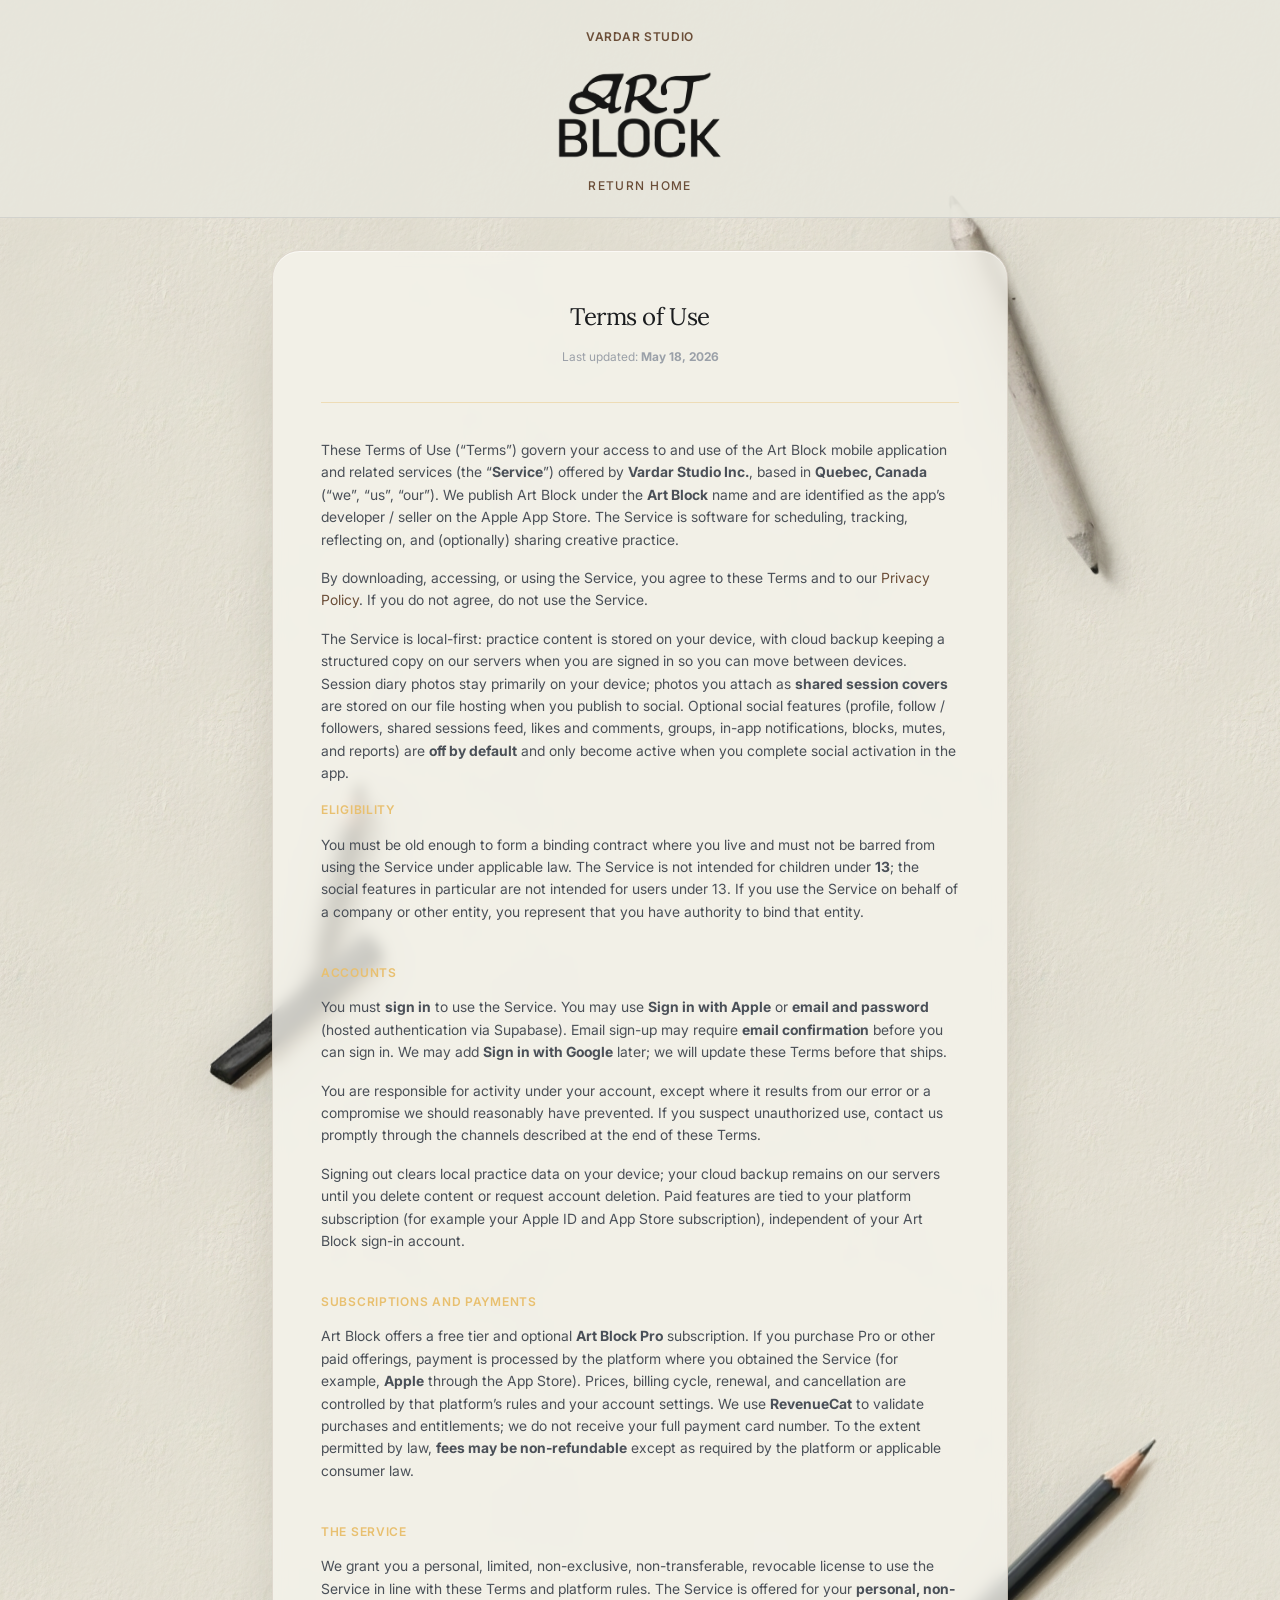
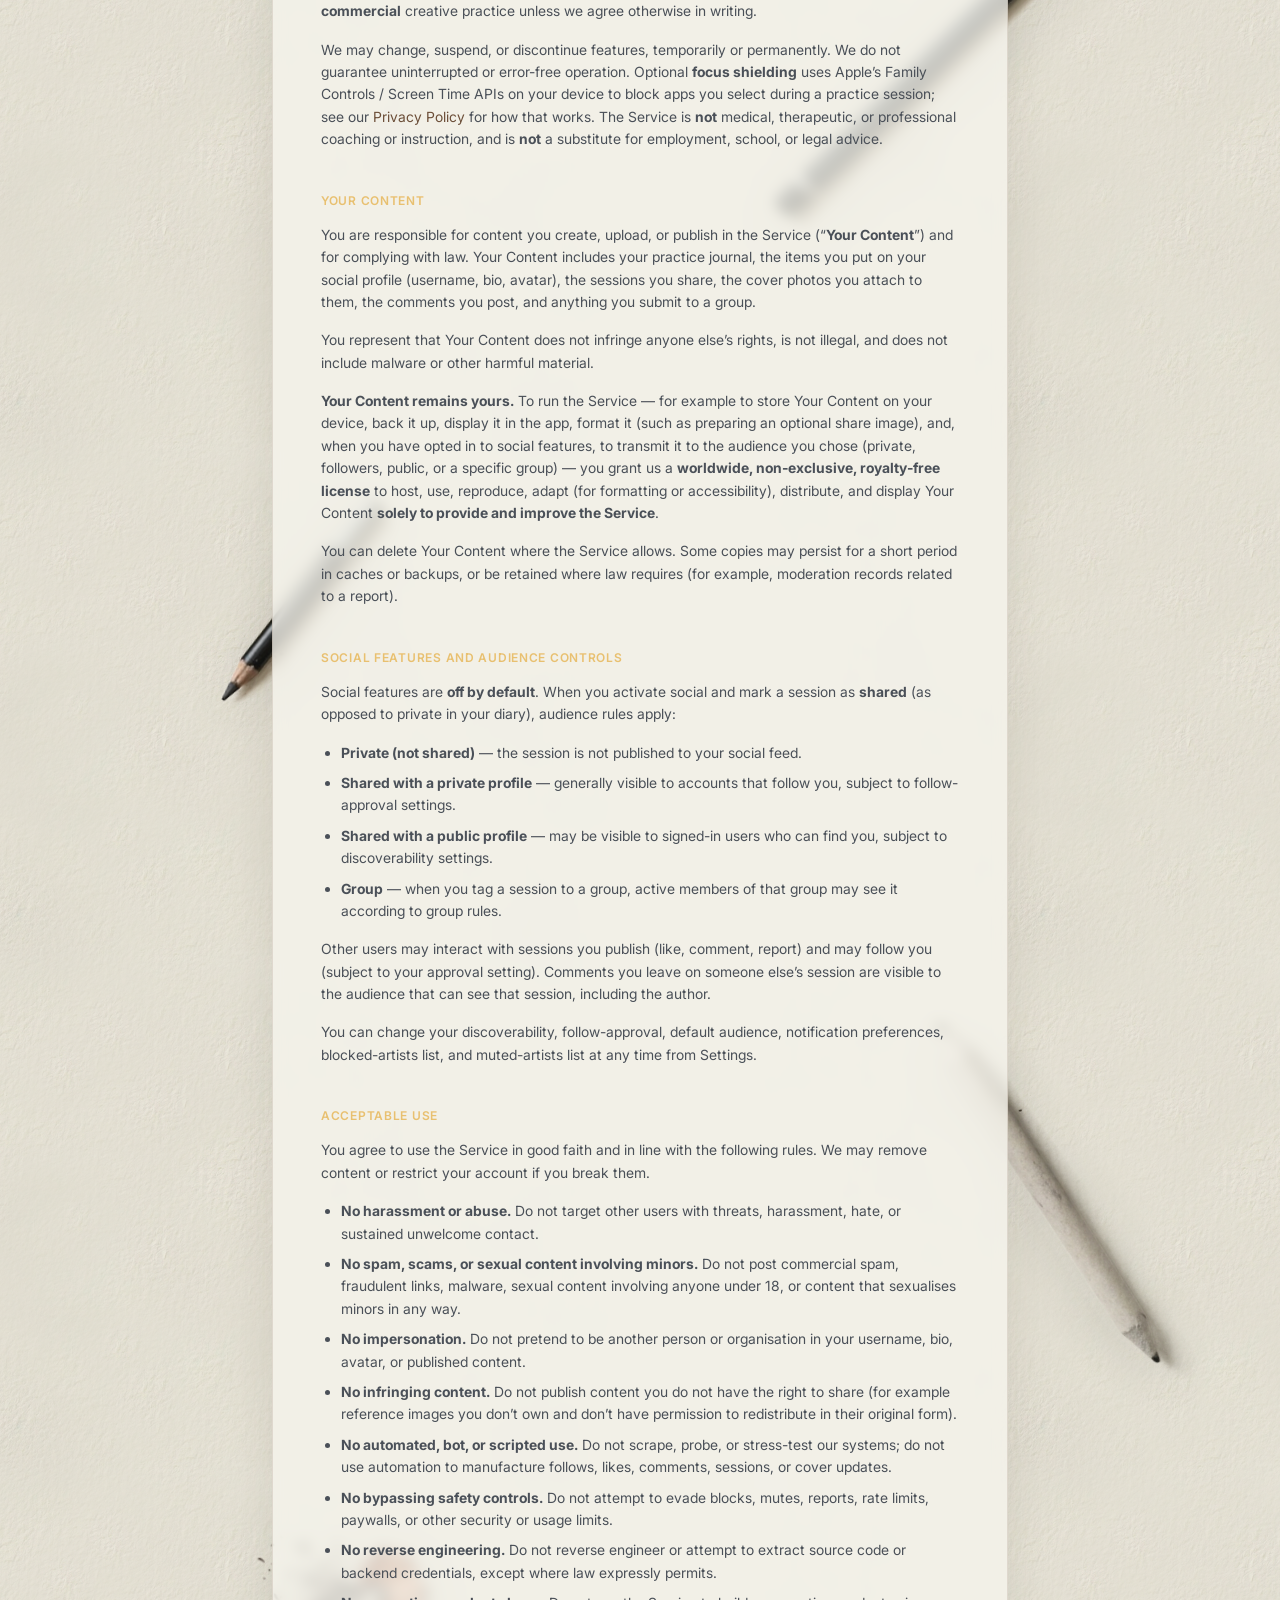
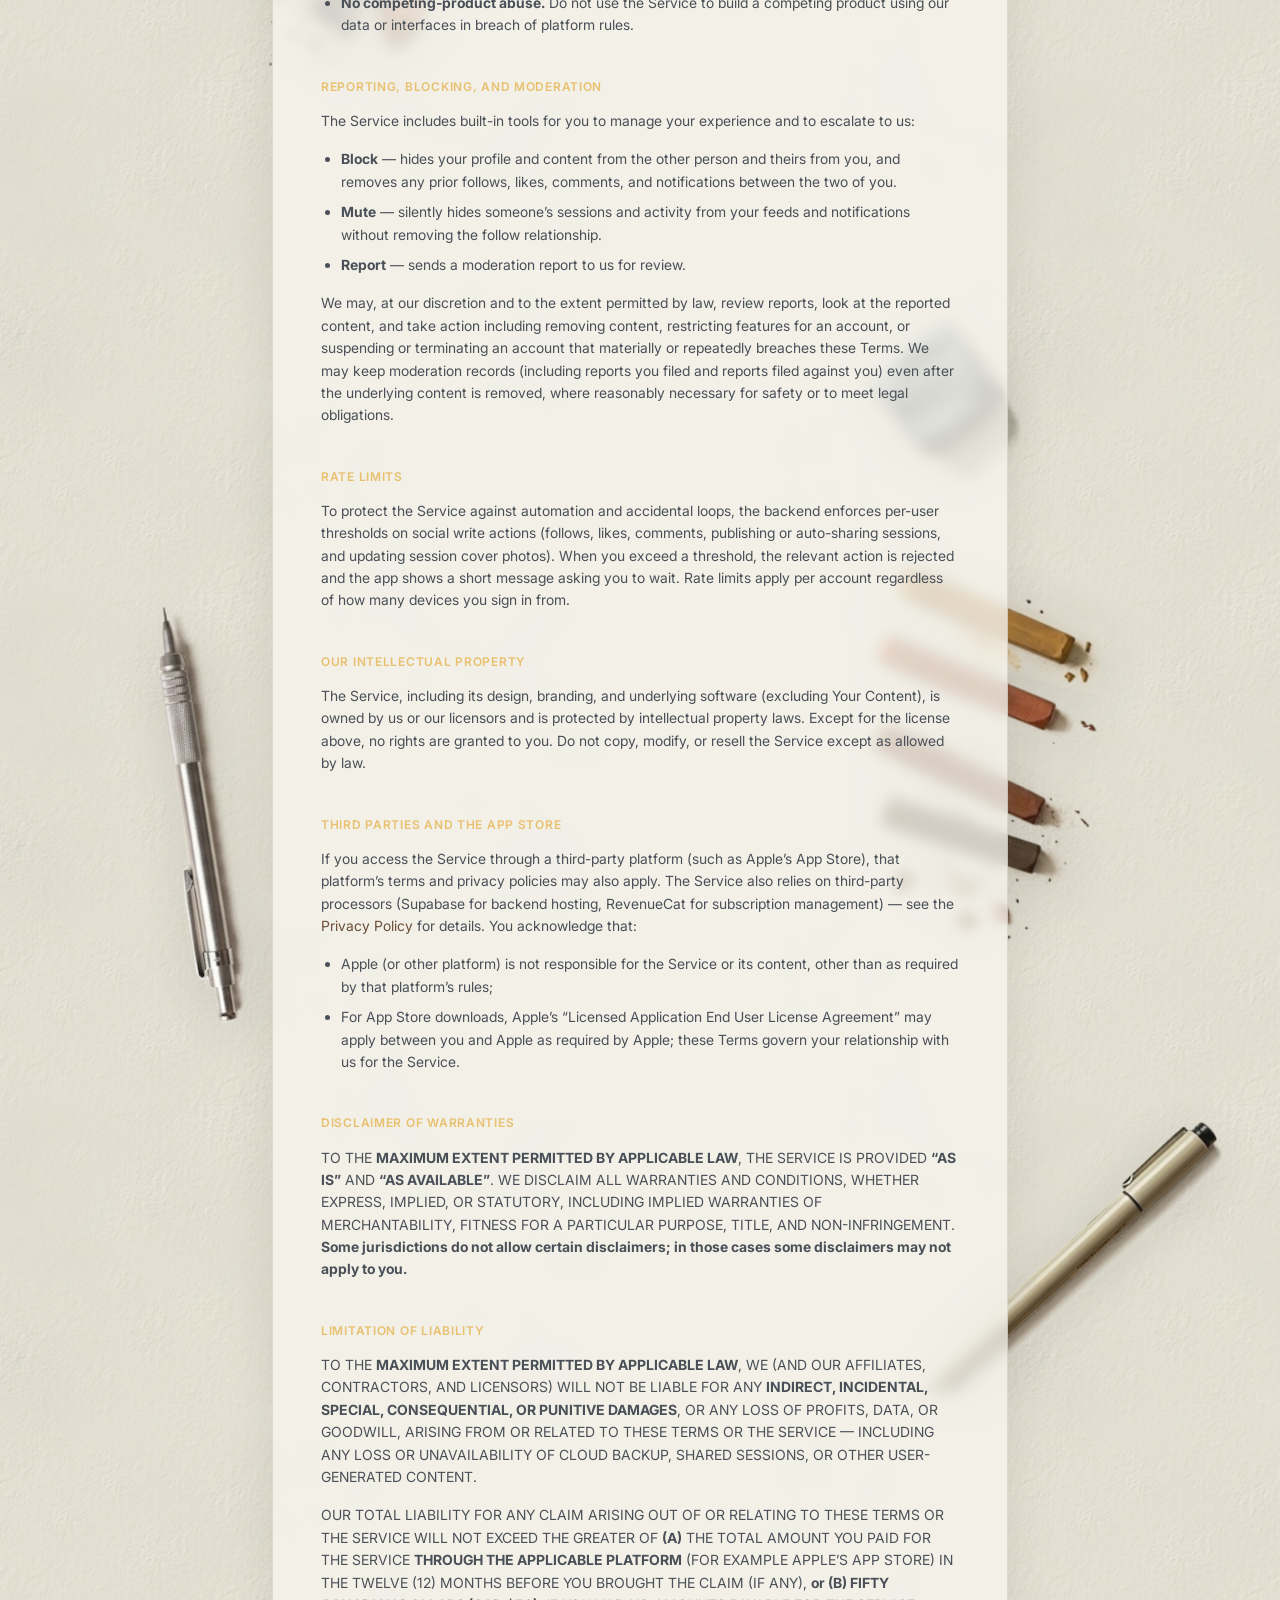
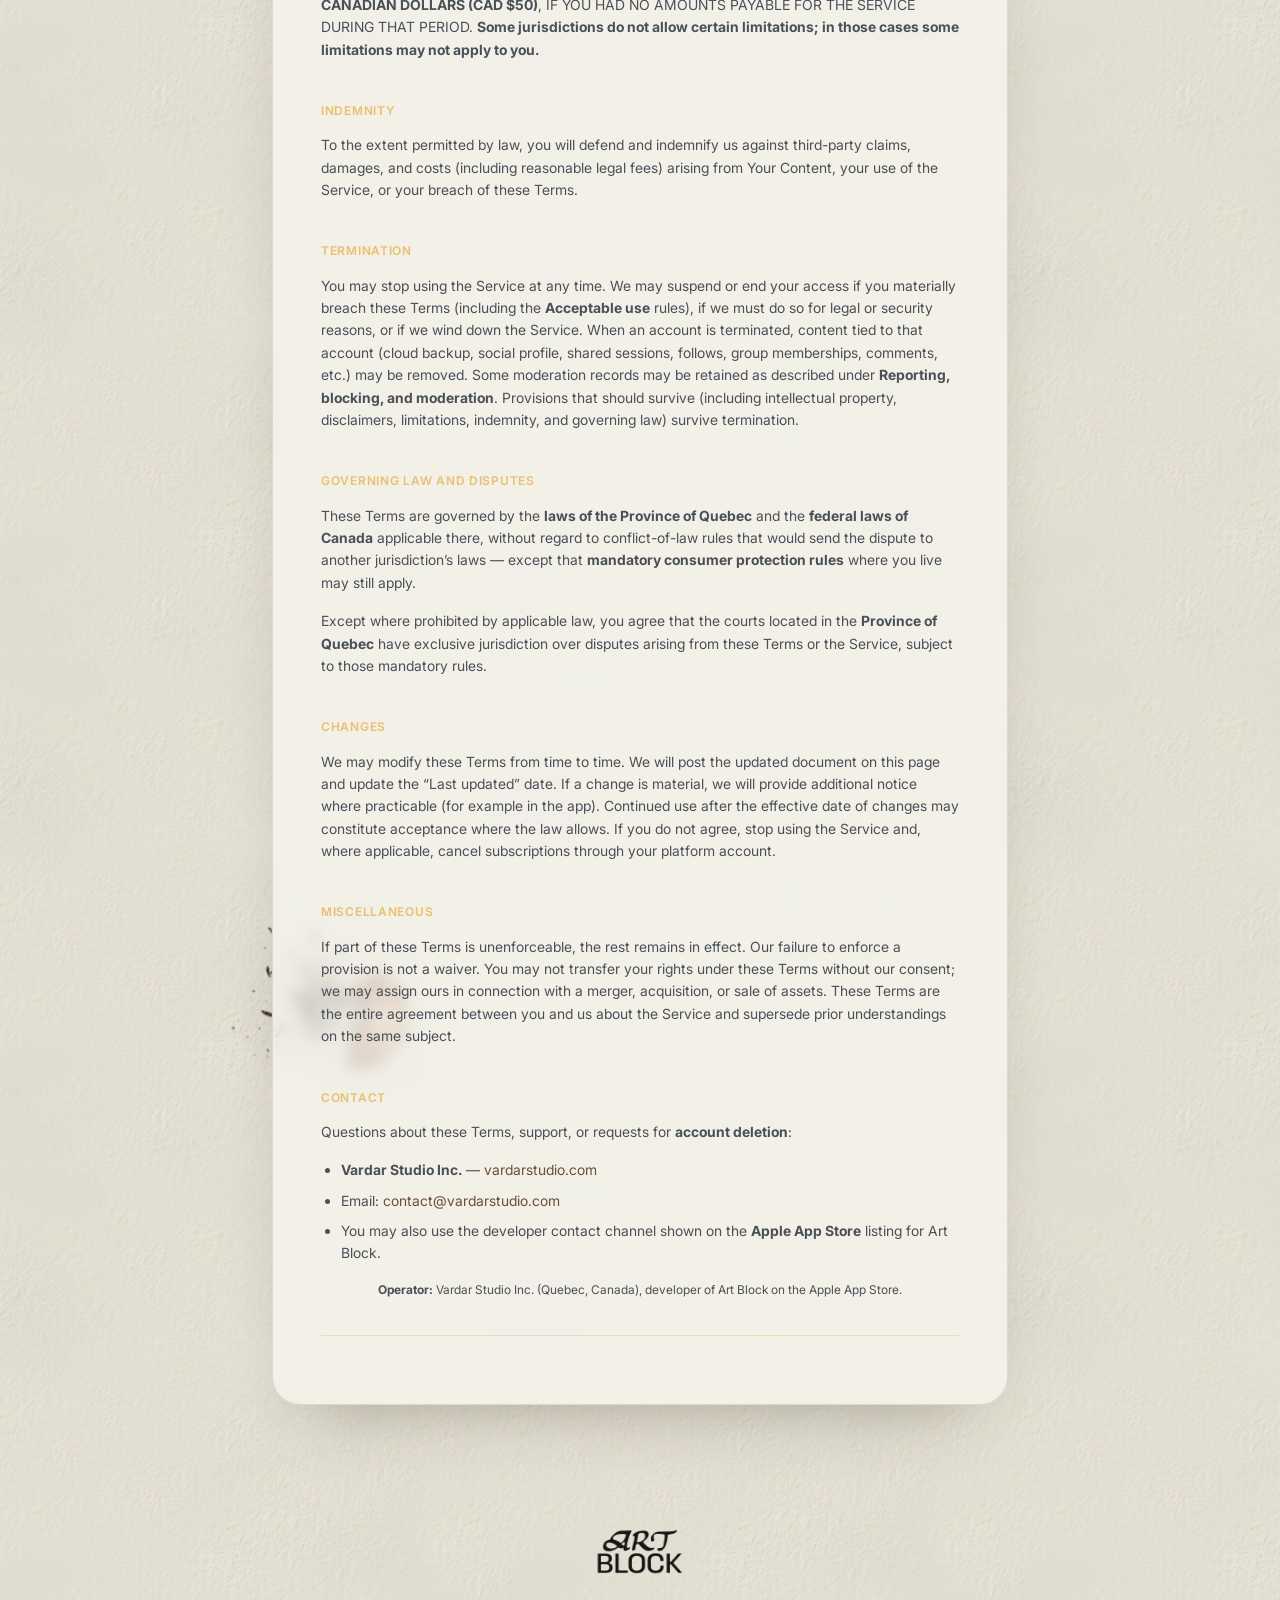
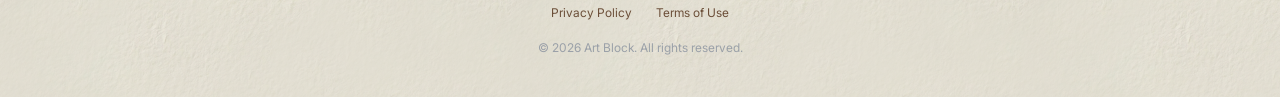
<file: artblock/terms.html>
<!DOCTYPE html>
<html lang="en">
  <head>
    <meta charset="utf-8" />
    <meta name="viewport" content="width=device-width, initial-scale=1" />
    <title>Terms of Use — Art Block</title>
    <meta name="robots" content="index,follow" />
    <link rel="stylesheet" href="/css/main.css?v=3" />
  </head>
  <body class="legal-doc artblock">
    <div class="artblock-scenery" aria-hidden="true">
      <div class="artblock-scenery__tile"></div>
      <img class="artblock-scenery__prop artblock-scenery__prop--slot-1" src="/images/Props/pencil_3.png" alt="" width="298" height="411" decoding="async" />
      <img class="artblock-scenery__prop artblock-scenery__prop--slot-2" src="/images/Props/trash.png" alt="" width="183" height="150" decoding="async" />
      <img class="artblock-scenery__prop artblock-scenery__prop--slot-3" src="/images/Props/stump_1.png" alt="" width="223" height="401" decoding="async" />
      <img class="artblock-scenery__prop artblock-scenery__prop--slot-4" src="/images/Props/pencil_1.png" alt="" width="116" height="251" decoding="async" />
      <img class="artblock-scenery__prop artblock-scenery__prop--slot-5" src="/images/Props/pen_2.png" alt="" width="285" height="375" decoding="async" />
      <img class="artblock-scenery__prop artblock-scenery__prop--slot-6" src="/images/Props/charcoal_1.png" alt="" width="184" height="221" decoding="async" />
      <img class="artblock-scenery__prop artblock-scenery__prop--slot-7" src="/images/Props/mechpencil.png" alt="" width="158" height="477" decoding="async" />
      <img class="artblock-scenery__prop artblock-scenery__prop--slot-9" src="/images/Props/eraser_1.png" alt="" width="212" height="206" decoding="async" />
      <img class="artblock-scenery__prop artblock-scenery__prop--slot-10" src="/images/Props/pencil_5.png" alt="" width="163" height="245" decoding="async" />
      <img class="artblock-scenery__prop artblock-scenery__prop--slot-11" src="/images/Props/charcoal_2.png" alt="" width="241" height="361" decoding="async" />
      <img class="artblock-scenery__prop artblock-scenery__prop--slot-13" src="/images/Props/trash.png" alt="" width="183" height="150" decoding="async" />
      <img class="artblock-scenery__prop artblock-scenery__prop--slot-15" src="/images/Props/stump_1.png" alt="" width="223" height="401" decoding="async" />
    </div>
    <div class="studio-cursor-dot" aria-hidden="true"></div>
    <header class="legal-doc-header legal-doc-header--artblock">
      <a href="/" class="studio-back-link">Vardar Studio</a>
      <a href="/artblock/" class="legal-doc-home">
        <img
          class="legal-doc-home-logo"
          src="/images/Logotype.png"
          alt="Art Block"
          width="400"
          height="80"
          decoding="async"
        />
        <span class="legal-doc-home-label">Return home</span>
      </a>
    </header>

    <main class="legal-doc-main">
      <article class="legal-doc-content">
        <h1>Terms of Use</h1>
        <p class="legal-meta">
          Last updated: <strong>May 18, 2026</strong>
        </p>

        <div class="legal-doc-prose">
          <p>
            These Terms of Use (“Terms”) govern your access to and use of the
            Art Block mobile application and related services (the
            “<strong>Service</strong>”) offered by
            <strong>Vardar Studio Inc.</strong>, based in
            <strong>Quebec, Canada</strong> (“we”, “us”, “our”). We publish
            Art Block under the <strong>Art Block</strong> name and are
            identified as the app’s developer / seller on the Apple App Store.
            The Service is software for scheduling, tracking, reflecting on,
            and (optionally) sharing creative practice.
          </p>
          <p>
            By downloading, accessing, or using the Service, you agree to these
            Terms and to our
            <a href="/artblock/privacy.html">Privacy Policy</a>. If you do not agree, do
            not use the Service.
          </p>
          <p>
            The Service is local-first: practice content is stored on your
            device, with cloud backup keeping a structured copy on our servers
            when you are signed in so you can move between devices. Session
            diary photos stay primarily on your device; photos you attach as
            <strong>shared session covers</strong> are stored on our file
            hosting when you publish to social. Optional social features
            (profile, follow / followers, shared sessions feed, likes and
            comments, groups, in-app notifications, blocks, mutes, and reports)
            are <strong>off by default</strong> and only become active when you
            complete social activation in the app.
          </p>

          <h2>Eligibility</h2>
          <p>
            You must be old enough to form a binding contract where you live
            and must not be barred from using the Service under applicable
            law. The Service is not intended for children under
            <strong>13</strong>; the social features in particular are not
            intended for users under 13. If you use the Service on behalf of
            a company or other entity, you represent that you have authority
            to bind that entity.
          </p>

          <h2>Accounts</h2>
          <p>
            You must <strong>sign in</strong> to use the Service. You may use
            <strong>Sign in with Apple</strong> or
            <strong>email and password</strong> (hosted authentication via
            Supabase). Email sign-up may require <strong>email confirmation</strong>
            before you can sign in. We may add <strong>Sign in with Google</strong>
            later; we will update these Terms before that ships.
          </p>
          <p>
            You are responsible for activity under your account, except where
            it results from our error or a compromise we should reasonably
            have prevented. If you suspect unauthorized use, contact us
            promptly through the channels described at the end of these Terms.
          </p>
          <p>
            Signing out clears local practice data on your device; your cloud
            backup remains on our servers until you delete content or request
            account deletion. Paid features are tied to your platform
            subscription (for example your Apple ID and App Store
            subscription), independent of your Art Block sign-in account.
          </p>

          <h2>Subscriptions and payments</h2>
          <p>
            Art Block offers a free tier and optional <strong>Art Block Pro</strong>
            subscription. If you purchase Pro or other paid offerings, payment
            is processed by the platform where you obtained the Service (for
            example, <strong>Apple</strong> through the App Store). Prices,
            billing cycle, renewal, and cancellation are controlled by that
            platform’s rules and your account settings. We use
            <strong>RevenueCat</strong> to validate purchases and entitlements;
            we do not receive your full payment card number. To the extent
            permitted by law, <strong>fees may be non-refundable</strong>
            except as required by the platform or applicable consumer law.
          </p>

          <h2>The Service</h2>
          <p>
            We grant you a personal, limited, non-exclusive, non-transferable,
            revocable license to use the Service in line with these Terms and
            platform rules. The Service is offered for your
            <strong>personal, non-commercial</strong> creative practice unless
            we agree otherwise in writing.
          </p>
          <p>
            We may change, suspend, or discontinue features, temporarily or
            permanently. We do not guarantee uninterrupted or error-free
            operation. Optional <strong>focus shielding</strong> uses Apple’s
            Family Controls / Screen Time APIs on your device to block apps you
            select during a practice session; see our
            <a href="/artblock/privacy.html">Privacy Policy</a> for how that works.
            The Service is <strong>not</strong> medical, therapeutic, or
            professional coaching or instruction, and is <strong>not</strong>
            a substitute for employment, school, or legal advice.
          </p>

          <h2>Your content</h2>
          <p>
            You are responsible for content you create, upload, or publish in
            the Service (“<strong>Your Content</strong>”) and for complying
            with law. Your Content includes your practice journal, the items
            you put on your social profile (username, bio, avatar), the
            sessions you share, the cover photos you attach to them, the
            comments you post, and anything you submit to a group.
          </p>
          <p>
            You represent that Your Content does not infringe anyone else’s
            rights, is not illegal, and does not include malware or other
            harmful material.
          </p>
          <p>
            <strong>Your Content remains yours.</strong> To run the Service —
            for example to store Your Content on your device, back it up,
            display it in the app, format it (such as preparing an optional
            share image), and, when you have opted in to social features, to
            transmit it to the audience you chose (private, followers, public,
            or a specific group) — you grant us a
            <strong>worldwide, non-exclusive, royalty-free license</strong> to
            host, use, reproduce, adapt (for formatting or accessibility),
            distribute, and display Your Content
            <strong>solely to provide and improve the Service</strong>.
          </p>
          <p>
            You can delete Your Content where the Service allows. Some copies
            may persist for a short period in caches or backups, or be
            retained where law requires (for example, moderation records
            related to a report).
          </p>

          <h2>Social features and audience controls</h2>
          <p>
            Social features are <strong>off by default</strong>. When you
            activate social and mark a session as <strong>shared</strong> (as
            opposed to private in your diary), audience rules apply:
          </p>
          <ul>
            <li>
              <strong>Private (not shared)</strong> — the session is not
              published to your social feed.
            </li>
            <li>
              <strong>Shared with a private profile</strong> — generally
              visible to accounts that follow you, subject to follow-approval
              settings.
            </li>
            <li>
              <strong>Shared with a public profile</strong> — may be visible
              to signed-in users who can find you, subject to discoverability
              settings.
            </li>
            <li>
              <strong>Group</strong> — when you tag a session to a group,
              active members of that group may see it according to group rules.
            </li>
          </ul>
          <p>
            Other users may interact with sessions you publish (like, comment,
            report) and may follow you (subject to your approval setting).
            Comments you leave on someone else’s session are visible to the
            audience that can see that session, including the author.
          </p>
          <p>
            You can change your discoverability, follow-approval, default
            audience, notification preferences, blocked-artists list, and
            muted-artists list at any time from Settings.
          </p>

          <h2>Acceptable use</h2>
          <p>
            You agree to use the Service in good faith and in line with the
            following rules. We may remove content or restrict your account if
            you break them.
          </p>
          <ul>
            <li>
              <strong>No harassment or abuse.</strong> Do not target other
              users with threats, harassment, hate, or sustained unwelcome
              contact.
            </li>
            <li>
              <strong>No spam, scams, or sexual content involving minors.</strong>
              Do not post commercial spam, fraudulent links, malware, sexual
              content involving anyone under 18, or content that sexualises
              minors in any way.
            </li>
            <li>
              <strong>No impersonation.</strong> Do not pretend to be another
              person or organisation in your username, bio, avatar, or
              published content.
            </li>
            <li>
              <strong>No infringing content.</strong> Do not publish content
              you do not have the right to share (for example reference
              images you don’t own and don’t have permission to redistribute
              in their original form).
            </li>
            <li>
              <strong>No automated, bot, or scripted use.</strong> Do not
              scrape, probe, or stress-test our systems; do not use
              automation to manufacture follows, likes, comments, sessions,
              or cover updates.
            </li>
            <li>
              <strong>No bypassing safety controls.</strong> Do not attempt to
              evade blocks, mutes, reports, rate limits, paywalls, or other
              security or usage limits.
            </li>
            <li>
              <strong>No reverse engineering.</strong> Do not reverse
              engineer or attempt to extract source code or backend
              credentials, except where law expressly permits.
            </li>
            <li>
              <strong>No competing-product abuse.</strong> Do not use the
              Service to build a competing product using our data or
              interfaces in breach of platform rules.
            </li>
          </ul>

          <h2>Reporting, blocking, and moderation</h2>
          <p>
            The Service includes built-in tools for you to manage your
            experience and to escalate to us:
          </p>
          <ul>
            <li>
              <strong>Block</strong> — hides your profile and content from the
              other person and theirs from you, and removes any prior follows,
              likes, comments, and notifications between the two of you.
            </li>
            <li>
              <strong>Mute</strong> — silently hides someone’s sessions and
              activity from your feeds and notifications without removing the
              follow relationship.
            </li>
            <li>
              <strong>Report</strong> — sends a moderation report to us for
              review.
            </li>
          </ul>
          <p>
            We may, at our discretion and to the extent permitted by law,
            review reports, look at the reported content, and take action
            including removing content, restricting features for an account,
            or suspending or terminating an account that materially or
            repeatedly breaches these Terms. We may keep moderation records
            (including reports you filed and reports filed against you) even
            after the underlying content is removed, where reasonably
            necessary for safety or to meet legal obligations.
          </p>

          <h2>Rate limits</h2>
          <p>
            To protect the Service against automation and accidental loops,
            the backend enforces per-user thresholds on social write actions
            (follows, likes, comments, publishing or auto-sharing sessions,
            and updating session cover photos). When you exceed a threshold,
            the relevant action is rejected and the app shows a short message
            asking you to wait. Rate limits apply per account regardless of
            how many devices you sign in from.
          </p>

          <h2>Our intellectual property</h2>
          <p>
            The Service, including its design, branding, and underlying
            software (excluding Your Content), is owned by us or our licensors
            and is protected by intellectual property laws. Except for the
            license above, no rights are granted to you. Do not copy, modify,
            or resell the Service except as allowed by law.
          </p>

          <h2>Third parties and the App Store</h2>
          <p>
            If you access the Service through a third-party platform (such as
            Apple’s App Store), that platform’s terms and privacy policies
            may also apply. The Service also relies on third-party processors
            (Supabase for backend hosting, RevenueCat for subscription
            management) — see the
            <a href="/artblock/privacy.html">Privacy Policy</a> for details.
            You acknowledge that:
          </p>
          <ul>
            <li>
              Apple (or other platform) is not responsible for the Service or
              its content, other than as required by that platform’s rules;
            </li>
            <li>
              For App Store downloads, Apple’s “Licensed Application End User
              License Agreement” may apply between you and Apple as required
              by Apple; these Terms govern your relationship with us for the
              Service.
            </li>
          </ul>

          <h2>Disclaimer of warranties</h2>
          <p>
            TO THE <strong>MAXIMUM EXTENT PERMITTED BY APPLICABLE LAW</strong>,
            THE SERVICE IS PROVIDED <strong>“AS IS”</strong> AND
            <strong>“AS AVAILABLE”</strong>. WE DISCLAIM ALL WARRANTIES AND
            CONDITIONS, WHETHER EXPRESS, IMPLIED, OR STATUTORY, INCLUDING
            IMPLIED WARRANTIES OF MERCHANTABILITY, FITNESS FOR A PARTICULAR
            PURPOSE, TITLE, AND NON-INFRINGEMENT. <strong>Some jurisdictions
            do not allow certain disclaimers; in those cases some disclaimers
            may not apply to you.</strong>
          </p>

          <h2>Limitation of liability</h2>
          <p>
            TO THE <strong>MAXIMUM EXTENT PERMITTED BY APPLICABLE LAW</strong>,
            WE (AND OUR AFFILIATES, CONTRACTORS, AND LICENSORS) WILL NOT BE
            LIABLE FOR ANY <strong>INDIRECT, INCIDENTAL, SPECIAL,
            CONSEQUENTIAL, OR PUNITIVE DAMAGES</strong>, OR ANY LOSS OF
            PROFITS, DATA, OR GOODWILL, ARISING FROM OR RELATED TO THESE
            TERMS OR THE SERVICE — INCLUDING ANY LOSS OR UNAVAILABILITY OF
            CLOUD BACKUP, SHARED SESSIONS, OR OTHER USER-GENERATED CONTENT.
          </p>
          <p>
            OUR TOTAL LIABILITY FOR ANY CLAIM ARISING OUT OF OR RELATING TO
            THESE TERMS OR THE SERVICE WILL NOT EXCEED THE GREATER OF
            <strong>(A)</strong> THE TOTAL AMOUNT YOU PAID FOR THE SERVICE
            <strong>THROUGH THE APPLICABLE PLATFORM</strong> (FOR EXAMPLE
            APPLE’S APP STORE) IN THE TWELVE (12) MONTHS BEFORE YOU BROUGHT
            THE CLAIM (IF ANY),
            <strong>or (B) FIFTY CANADIAN DOLLARS (CAD $50)</strong>, IF YOU
            HAD NO AMOUNTS PAYABLE FOR THE SERVICE DURING THAT PERIOD.
            <strong>Some jurisdictions do not allow certain limitations; in
            those cases some limitations may not apply to you.</strong>
          </p>

          <h2>Indemnity</h2>
          <p>
            To the extent permitted by law, you will defend and indemnify us
            against third-party claims, damages, and costs (including
            reasonable legal fees) arising from Your Content, your use of the
            Service, or your breach of these Terms.
          </p>

          <h2>Termination</h2>
          <p>
            You may stop using the Service at any time. We may suspend or end
            your access if you materially breach these Terms (including the
            <strong>Acceptable use</strong> rules), if we must do so for
            legal or security reasons, or if we wind down the Service. When
            an account is terminated, content tied to that account
            (cloud backup, social profile, shared sessions, follows, group
            memberships, comments, etc.) may be removed. Some moderation
            records may be retained as described under
            <strong>Reporting, blocking, and moderation</strong>. Provisions
            that should survive (including intellectual property, disclaimers,
            limitations, indemnity, and governing law) survive termination.
          </p>

          <h2>Governing law and disputes</h2>
          <p>
            These Terms are governed by the <strong>laws of the Province of
            Quebec</strong> and the <strong>federal laws of Canada</strong>
            applicable there, without regard to conflict-of-law rules that
            would send the dispute to another jurisdiction’s laws — except
            that <strong>mandatory consumer protection rules</strong> where
            you live may still apply.
          </p>
          <p>
            Except where prohibited by applicable law, you agree that the
            courts located in the <strong>Province of Quebec</strong> have
            exclusive jurisdiction over disputes arising from these Terms or
            the Service, subject to those mandatory rules.
          </p>

          <h2>Changes</h2>
          <p>
            We may modify these Terms from time to time. We will post the
            updated document on this page and update the “Last updated” date.
            If a change is material, we will provide additional notice where
            practicable (for example in the app). Continued use after the
            effective date of changes may constitute acceptance where the
            law allows. If you do not agree, stop using the Service and,
            where applicable, cancel subscriptions through your platform
            account.
          </p>

          <h2>Miscellaneous</h2>
          <p>
            If part of these Terms is unenforceable, the rest remains in
            effect. Our failure to enforce a provision is not a waiver. You
            may not transfer your rights under these Terms without our
            consent; we may assign ours in connection with a merger,
            acquisition, or sale of assets. These Terms are the entire
            agreement between you and us about the Service and supersede
            prior understandings on the same subject.
          </p>

          <h2>Contact</h2>
          <p>
            Questions about these Terms, support, or requests for
            <strong>account deletion</strong>:
          </p>
          <ul>
            <li>
              <strong>Vardar Studio Inc.</strong> —
              <a href="https://vardarstudio.com">vardarstudio.com</a>
            </li>
            <li>
              Email:
              <a href="mailto:contact@vardarstudio.com">contact@vardarstudio.com</a>
            </li>
            <li>
              You may also use the developer contact channel shown on the
              <strong>Apple App Store</strong> listing for Art Block.
            </li>
          </ul>
          <p class="legal-meta">
            <strong>Operator:</strong> Vardar Studio Inc. (Quebec, Canada),
            developer of Art Block on the Apple App Store.
          </p>
        </div>
      </article>
    </main>

    <footer class="site-footer legal-doc-footer">
      <div class="wrap">
        <a href="/artblock/" class="footer-brand">
          <img
            src="/images/Logotype.png"
            alt="Art Block"
            class="footer-logotype"
            width="400"
            height="80"
            decoding="async"
          />
        </a>
        <nav class="footer-links" aria-label="Legal">
          <a href="/artblock/privacy.html">Privacy Policy</a>
          <a href="/artblock/terms.html">Terms of Use</a>
        </nav>
        <p class="copyright">
          © <span id="year"></span> Art Block. All rights reserved.
        </p>
      </div>
    </footer>
    <script src="/js/interactive-surface.js?v=3" defer></script>
    <script>
      document.getElementById("year").textContent = new Date().getFullYear();
    </script>
  </body>
</html>
</file>
<file: css/main.css>
/* Art Block — Inter & Lora (local files in /Fonts) */
@font-face {
  font-family: "Inter";
  src: url("../Fonts/Inter_18pt-Regular.ttf") format("truetype");
  font-weight: 400;
  font-style: normal;
  font-display: swap;
}
@font-face {
  font-family: "Inter";
  src: url("../Fonts/Inter_18pt-Medium.ttf") format("truetype");
  font-weight: 500;
  font-style: normal;
  font-display: swap;
}
@font-face {
  font-family: "Inter";
  src: url("../Fonts/Inter_18pt-SemiBold.ttf") format("truetype");
  font-weight: 600;
  font-style: normal;
  font-display: swap;
}
@font-face {
  font-family: "Inter";
  src: url("../Fonts/Inter_18pt-Bold.ttf") format("truetype");
  font-weight: 700;
  font-style: normal;
  font-display: swap;
}
@font-face {
  font-family: "Lora";
  src: url("../Fonts/Lora-Regular.ttf") format("truetype");
  font-weight: 400;
  font-style: normal;
  font-display: swap;
}
@font-face {
  font-family: "Lora";
  src: url("../Fonts/Lora-SemiBold.ttf") format("truetype");
  font-weight: 600;
  font-style: normal;
  font-display: swap;
}
@font-face {
  font-family: "Lora";
  src: url("../Fonts/Lora-Bold.ttf") format("truetype");
  font-weight: 700;
  font-style: normal;
  font-display: swap;
}

/* Art Block marketing site — light-mode palette (parchment, ink, accent) */
:root {
  --bg: #f2f2f7;
  --bg-light: #ffffff;
  --bg-panel: #ebebf0;
  --bg-deep: #e5e5ea;
  --engraved: #8e8e93;
  --raised: #ffffff;
  --text-primary: #1c1c1e;
  --text-sub: #48484a;
  --text-muted: #8e8e93;
  --accent: #5c4033;
  --accent-hover: #452f26;
  --accent-gold: #d6b066;
  --accent-gold-soft: rgba(214, 176, 102, 0.22);
  --accent-gold-line: rgba(214, 176, 102, 0.45);
  --radius-card: 18px;
  --radius-btn: 10px;
  --shadow-emboss: 1px 1px 0 rgba(255, 255, 255, 0.85),
    -1px -1px 0 rgba(0, 0, 0, 0.06), 0 8px 24px rgba(24, 22, 18, 0.08);
  /* Hero: app icon + logotype share the same vertical size */
  --hero-lockup-mark: clamp(52px, 11vw, 72px);
  font-size: 16px;
}

*,
*::before,
*::after {
  box-sizing: border-box;
}

html {
  scroll-behavior: smooth;
}

body {
  margin: 0;
  font-family: -apple-system, BlinkMacSystemFont, "SF Pro Text", "Segoe UI",
    Roboto, Helvetica, Arial, sans-serif;
  font-size: 15px;
  line-height: 1.5;
  color: var(--text-primary);
  background: var(--bg);
  min-height: 100vh;
}

/* Homepage: global header + full-height hero without double scroll */
body.home {
  display: flex;
  flex-direction: column;
  min-height: 100vh;
  min-height: 100dvh;
}
body.home main {
  flex: 1 0 auto;
  width: 100%;
}
body.home .legal-doc-header {
  flex-shrink: 0;
}

a {
  color: var(--accent);
  text-decoration: none;
}
a:hover {
  color: var(--accent-gold);
  text-decoration: underline;
}
a:focus-visible {
  outline: 2px solid var(--accent-gold);
  outline-offset: 2px;
}

.wrap {
  max-width: 1100px;
  margin: 0 auto;
  padding: 0 24px;
}

/* Logotype as title + app icon lockup */
.hero-title {
  display: flex;
  justify-content: center;
  margin: 0 0 20px;
  line-height: 0;
}
.hero-brand-lockup {
  display: flex;
  align-items: center;
  gap: clamp(14px, 3.5vw, 22px);
  line-height: 0;
  width: 100%;
  max-width: 100%;
}
.app-icon {
  flex-shrink: 0;
  display: block;
  width: var(--hero-lockup-mark);
  height: var(--hero-lockup-mark);
  border-radius: 22%;
  object-fit: cover;
  box-shadow: 0 4px 18px rgba(24, 22, 18, 0.12),
    0 2px 12px var(--accent-gold-soft);
}
.logotype-title {
  display: block;
  height: auto;
  width: auto;
  max-height: clamp(3.5rem, 14vw, 6.75rem);
  max-width: min(560px, 92vw);
  margin: 0 auto;
}
.hero-logotype-slot {
  display: flex;
  align-items: center;
  flex: 1 1 auto;
  min-width: 0;
  height: var(--hero-lockup-mark);
}
.hero-brand-lockup .logotype-title {
  display: block;
  margin: 0;
  max-height: 100%;
  max-width: 100%;
  width: auto;
  height: auto;
  object-fit: contain;
  object-position: left center;
}
.logotype-title--legal {
  max-height: clamp(2.85rem, 11vw, 5rem);
  max-width: min(480px, 90vw);
}
.logotype-title-wrap {
  display: inline-block;
  line-height: 0;
  text-decoration: none;
}
.logotype-title-wrap:hover,
.logotype-title-wrap:focus {
  opacity: 0.9;
  text-decoration: none;
}
/* Hero — narrow: stacked; wide: copy beside phone mockup.
   Full viewport height + vertical center for first-screen breathing room. */
.hero {
  display: flex;
  flex-direction: column;
  justify-content: center;
  align-items: stretch;
  box-sizing: border-box;
  min-height: 100vh;
  min-height: 100dvh;
  padding: clamp(2rem, 6vh, 3.5rem) 0;
  padding-top: max(clamp(2rem, 6vh, 3.5rem), env(safe-area-inset-top, 0px));
  padding-bottom: max(
    clamp(2rem, 6vh, 3.5rem),
    env(safe-area-inset-bottom, 0px)
  );
  text-align: center;
}
body.home .hero {
  min-height: max(
    28rem,
    calc(100vh - clamp(5.5rem, 20vw, 9rem))
  );
  min-height: max(
    28rem,
    calc(100dvh - clamp(5.5rem, 20vw, 9rem))
  );
}
.hero .wrap {
  width: 100%;
}
.hero-split {
  display: flex;
  flex-direction: column;
  align-items: stretch;
  gap: 36px;
}
.hero-copy {
  width: 100%;
  max-width: 36rem;
  margin-left: auto;
  margin-right: auto;
}
.hero-lead {
  font-family: Palatino, "Palatino Linotype", "Book Antiqua", Georgia, serif;
  font-size: clamp(1.35rem, 3.8vw, 1.9rem);
  font-weight: 400;
  letter-spacing: -0.02em;
  margin: 0 0 12px;
  line-height: 1.2;
  color: var(--text-primary);
  text-shadow: 1px 1px 0 rgba(158, 154, 147, 0.35),
    -1px -1px 0 rgba(222, 218, 212, 0.5),
    0 0 42px var(--accent-gold-soft);
}
.hero .tagline {
  font-size: 1.125rem;
  color: var(--text-sub);
  max-width: 32rem;
  margin: 0 auto 28px;
}
.cta-row {
  display: flex;
  flex-wrap: wrap;
  gap: 12px;
  justify-content: center;
  align-items: center;
}

@media (min-width: 900px) {
  .hero {
    text-align: left;
    padding: clamp(2.25rem, 7vh, 4rem) 0;
    padding-top: max(
      clamp(2.25rem, 7vh, 4rem),
      env(safe-area-inset-top, 0px)
    );
    padding-bottom: max(
      clamp(2.25rem, 7vh, 4rem),
      env(safe-area-inset-bottom, 0px)
    );
  }
  .hero-split {
    flex-direction: row-reverse;
    align-items: center;
    justify-content: space-between;
    gap: clamp(32px, 5vw, 72px);
  }
  .hero-copy {
    flex: 1 1 0;
    min-width: min(100%, 22rem);
    max-width: 34rem;
    margin-left: 0;
    margin-right: 0;
    text-align: left;
  }
  .hero-title {
    text-align: left;
    justify-content: flex-start;
  }
  .hero .tagline {
    margin-left: 0;
    margin-right: 0;
    max-width: 34rem;
  }
  .hero .cta-row {
    justify-content: flex-start;
  }
  .hero-visual {
    flex: 0 0 auto;
    width: min(300px, 34%);
    max-width: 320px;
    margin-top: 0;
    margin-left: 0;
    margin-right: 0;
    align-self: center;
  }
}
.btn-primary {
  display: inline-flex;
  align-items: center;
  justify-content: center;
  padding: 14px 28px;
  background: var(--accent-gold);
  color: var(--bg-light);
  font-size: 15px;
  font-weight: 500;
  border-radius: var(--radius-btn);
  border: 1px solid rgba(92, 70, 44, 0.2);
  cursor: pointer;
  box-shadow: inset 0 1px 0 rgba(255, 255, 255, 0.42),
    inset 0 -1px 0 rgba(88, 68, 38, 0.08), 6px 8px 4px rgba(52, 44, 26, 0.14),
    0 1px 2px rgba(26, 28, 30, 0.06);
  text-decoration: none;
  transition: background 0.15s ease, box-shadow 0.15s ease, transform 0.1s ease;
}
.btn-primary:hover {
  background: #ddb868;
  box-shadow: inset 0 1px 0 rgba(255, 255, 255, 0.48),
    inset 0 -1px 0 rgba(88, 68, 38, 0.1), 8px 10px 5px rgba(52, 44, 26, 0.16),
    0 1px 2px rgba(26, 28, 30, 0.07);
  color: var(--bg-light);
  text-decoration: none;
}
.btn-primary:active {
  transform: scale(0.98);
}
.btn-primary--soon {
  opacity: 0.75;
  cursor: default;
  pointer-events: none;
}

button.btn-primary {
  margin: 0;
  font: inherit;
  -webkit-appearance: none;
  appearance: none;
}

button.btn-primary:focus-visible {
  outline: 2px solid var(--accent-gold);
  outline-offset: 3px;
}

/* Same look as default CTA; hover reveals “Coming soon” (pointer-events stay on). */
.btn-primary--hover-soon {
  pointer-events: auto;
}

.btn-primary--hover-soon:hover,
.btn-primary--hover-soon:focus-visible {
  filter: none;
}

.btn-primary--hover-soon:active {
  transform: none;
}

.btn-soon-face {
  display: inline-block;
  position: relative;
  line-height: 1.2;
}

.btn-soon-default,
.btn-soon-hover {
  transition: opacity 0.16s ease;
}

.btn-soon-hover {
  position: absolute;
  inset: 0;
  display: flex;
  align-items: center;
  justify-content: center;
  opacity: 0;
  pointer-events: none;
}

.btn-primary--hover-soon:hover .btn-soon-default,
.btn-primary--hover-soon:focus-visible .btn-soon-default {
  opacity: 0;
}

.btn-primary--hover-soon:hover .btn-soon-hover,
.btn-primary--hover-soon:focus-visible .btn-soon-hover {
  opacity: 1;
}

.hero-visual {
  margin-left: auto;
  margin-right: auto;
  width: 100%;
  max-width: min(320px, 88vw);
}

/* images/iphone.webp — screen area matches transparent cutout (measured from asset) */
.phone-mockup {
  display: flex;
  flex-direction: column;
  align-items: center;
  width: 100%;
  --phone-screen-top: 1.73%;
  --phone-screen-right: 5.54%;
  --phone-screen-bottom: 1.85%;
  --phone-screen-left: 5.66%;
  /*
   * Single % border-radius draws an *ellipse* (horizontal vs vertical radii scale from width vs height),
   * which stretches corners on a tall screen. Use slash form so the corner is circular
   * in physical space: rx ≈ ry in px ⇔ rx% of width / ry% of height with ry = rx × (W/H).
   * Tuned for this asset’s cutout (~769×1668); nudge both if corners still miss the bevel.
   */
  --phone-screen-radius-x: 6.85%;
  --phone-screen-radius-y: 3.16%;
}
.phone-mockup-body {
  position: relative;
  width: 100%;
  line-height: 0;
}
.phone-mockup-device {
  position: relative;
  z-index: 1;
  display: block;
  width: 100%;
  height: auto;
  /* Let swipes/clicks reach the carousel through the transparent screen cutout */
  pointer-events: none;
}
.phone-mockup-screen {
  position: absolute;
  z-index: 0;
  top: var(--phone-screen-top);
  right: var(--phone-screen-right);
  bottom: var(--phone-screen-bottom);
  left: var(--phone-screen-left);
  border-radius: var(--phone-screen-radius-x) / var(--phone-screen-radius-y);
  overflow: hidden;
  background: #000;
  pointer-events: auto;
}
.phone-carousel-track {
  position: absolute;
  inset: 0;
  display: flex;
  flex-direction: row;
  overflow-x: auto;
  overflow-y: hidden;
  scroll-snap-type: x mandatory;
  scroll-behavior: smooth;
  -webkit-overflow-scrolling: touch;
  scrollbar-width: none;
}
.phone-carousel-track::-webkit-scrollbar {
  display: none;
}
.phone-carousel-track:focus {
  outline: none;
}
.phone-carousel-track:focus-visible {
  box-shadow: inset 0 0 0 2px var(--accent-gold);
}
.phone-carousel-slide {
  position: relative;
  flex: 0 0 100%;
  width: 100%;
  height: 100%;
  margin: 0;
  scroll-snap-align: start;
  scroll-snap-stop: always;
}
.phone-carousel-slide img {
  position: absolute;
  inset: 0;
  display: block;
  width: 100%;
  height: 100%;
  object-fit: cover;
  object-position: top center;
}
.phone-carousel-controls {
  flex: 0 0 auto;
  display: flex;
  flex-direction: row;
  flex-wrap: nowrap;
  align-items: center;
  justify-content: center;
  gap: clamp(10px, 2.5vw, 16px);
  padding: 12px 0 0;
  margin-top: 4px;
  width: 100%;
}
.phone-carousel-dots {
  flex: 0 1 auto;
  display: flex;
  justify-content: center;
  align-items: center;
  flex-wrap: wrap;
  gap: 8px;
  padding: 0;
  margin: 0;
  background: transparent;
}
.phone-carousel-arrow {
  flex: 0 0 auto;
  display: inline-flex;
  align-items: center;
  justify-content: center;
  width: 32px;
  height: 32px;
  padding: 0;
  margin: 0;
  border: none;
  border-radius: 50%;
  background: transparent;
  color: rgba(26, 28, 30, 0.58);
  cursor: pointer;
  font: inherit;
  -webkit-appearance: none;
  appearance: none;
  transition: color 0.15s ease, background 0.15s ease, opacity 0.15s ease;
}
.phone-carousel-arrow:hover:not(:disabled) {
  color: var(--accent);
  background: rgba(26, 28, 30, 0.06);
}
.phone-carousel-arrow:focus-visible {
  outline: 2px solid var(--accent-gold);
  outline-offset: 2px;
}
.phone-carousel-arrow:disabled {
  opacity: 0.28;
  cursor: default;
}
.phone-carousel-dot {
  width: 8px;
  height: 8px;
  padding: 0;
  border: none;
  border-radius: 50%;
  background: rgba(26, 28, 30, 0.48);
  cursor: pointer;
  transition: background 0.15s ease, transform 0.15s ease;
}
.phone-carousel-dot:hover {
  background: rgba(26, 28, 30, 0.68);
}
.phone-carousel-dot.is-active {
  background: var(--accent-gold);
  box-shadow: 0 0 0 1px rgba(255, 255, 255, 0.35);
  transform: scale(1.15);
}

/* Section */
.section {
  padding: clamp(36px, 6vw, 70px) 0 clamp(90px, 19.5vw, 210px);
}
.section-label {
  font-size: 10px;
  font-weight: 400;
  letter-spacing: 0.28em;
  text-transform: uppercase;
  color: var(--accent-gold);
  text-align: center;
  margin: 0 0 10px;
}
.section h2 {
  font-family: Palatino, "Palatino Linotype", Georgia, serif;
  font-size: clamp(1.5rem, 3vw, 1.85rem);
  font-weight: 400;
  text-align: center;
  margin: 0 0 clamp(9px, 1.25vw, 13px);
  text-decoration: underline;
  text-decoration-color: var(--accent-gold-line);
  text-decoration-thickness: 1px;
  text-underline-offset: 0.35em;
}
.section .lead {
  text-align: center;
  color: var(--text-sub);
  max-width: 560px;
  margin: 0 auto clamp(24px, 3vw, 36px);
}

.features {
  display: grid;
  grid-template-columns: repeat(auto-fit, minmax(260px, 1fr));
  gap: clamp(24px, 3vw, 36px);
}
.feature-card {
  background: var(--bg-panel);
  border-radius: var(--radius-card);
  padding: clamp(28px, 4vw, 36px) clamp(24px, 3.5vw, 32px);
  box-shadow: 1px 1px 0 var(--raised), -1px -1px 0 rgba(0, 0, 0, 0.05),
    0 6px 20px rgba(24, 22, 18, 0.06);
  border: 1px solid rgba(142, 142, 147, 0.12);
  border-top: 2px solid var(--accent-gold-line);
}
.feature-card h3 {
  font-family: Palatino, "Palatino Linotype", Georgia, serif;
  font-size: 1.15rem;
  font-weight: 400;
  margin: 0 0 10px;
}
.feature-card p {
  margin: 0;
  color: var(--text-sub);
  font-size: 14px;
}

/* Creator — prose card centered in photo band */
.section--creator {
  position: relative;
  overflow: hidden;
  display: flex;
  align-items: center;
  justify-content: center;
  min-height: min(100vh, 56rem);
  padding: clamp(4rem, 12vh, 7rem) 0;
}
.creator-bg {
  position: absolute;
  inset: 0;
  z-index: 0;
  pointer-events: none;
  -webkit-mask-image: linear-gradient(
    to bottom,
    transparent 0%,
    #000 6%,
    #000 94%,
    transparent 100%
  );
  mask-image: linear-gradient(
    to bottom,
    transparent 0%,
    #000 6%,
    #000 94%,
    transparent 100%
  );
  mask-size: 100% 100%;
  mask-repeat: no-repeat;
  -webkit-mask-size: 100% 100%;
  -webkit-mask-repeat: no-repeat;
}
.creator-bg-collage {
  position: absolute;
  inset: -8% -4%;
  display: grid;
  grid-template-columns: 1fr 1fr;
  gap: 0;
  opacity: 1;
}
.creator-bg-img {
  width: 100%;
  height: 100%;
  min-height: 420px;
  object-fit: cover;
  object-position: center;
}
.creator-bg-img--left {
  object-position: 38% 42%;
  transform: scale(1.1);
  transform-origin: 42% 48%;
  -webkit-mask-image: linear-gradient(
    to right,
    #000 0%,
    #000 52%,
    rgba(0, 0, 0, 0.35) 78%,
    transparent 100%
  );
  mask-image: linear-gradient(
    to right,
    #000 0%,
    #000 52%,
    rgba(0, 0, 0, 0.35) 78%,
    transparent 100%
  );
}
.creator-bg-img--right {
  object-position: 62% 48%;
  transform: scale(1.1);
  transform-origin: 58% 50%;
  -webkit-mask-image: linear-gradient(
    to left,
    #000 0%,
    #000 52%,
    rgba(0, 0, 0, 0.35) 78%,
    transparent 100%
  );
  mask-image: linear-gradient(
    to left,
    #000 0%,
    #000 52%,
    rgba(0, 0, 0, 0.35) 78%,
    transparent 100%
  );
}
.creator-bg-scrim {
  position: absolute;
  inset: 0;
  background: linear-gradient(
    160deg,
    rgba(242, 242, 247, 0.86) 0%,
    rgba(242, 242, 247, 0.76) 42%,
    rgba(242, 242, 247, 0.82) 100%
  );
}
@media (max-width: 700px) {
  .section--creator {
    min-height: min(100vh, 52rem);
  }
  .creator-bg {
    -webkit-mask-image: linear-gradient(
      to bottom,
      transparent 0%,
      #000 8%,
      #000 92%,
      transparent 100%
    );
    mask-image: linear-gradient(
      to bottom,
      transparent 0%,
      #000 8%,
      #000 92%,
      transparent 100%
    );
  }
  .creator-bg-collage {
    grid-template-columns: 1fr;
    grid-template-rows: 1fr 1fr;
    inset: -6% 0;
  }
  .creator-bg-img {
    min-height: 280px;
  }
  .creator-bg-img--left {
    transform: scale(1.06);
    -webkit-mask-image: linear-gradient(
      to bottom,
      #000 0%,
      #000 55%,
      rgba(0, 0, 0, 0.4) 82%,
      transparent 100%
    );
    mask-image: linear-gradient(
      to bottom,
      #000 0%,
      #000 55%,
      rgba(0, 0, 0, 0.4) 82%,
      transparent 100%
    );
  }
  .creator-bg-img--right {
    transform: scale(1.06);
    -webkit-mask-image: linear-gradient(
      to top,
      #000 0%,
      #000 55%,
      rgba(0, 0, 0, 0.4) 82%,
      transparent 100%
    );
    mask-image: linear-gradient(
      to top,
      #000 0%,
      #000 55%,
      rgba(0, 0, 0, 0.4) 82%,
      transparent 100%
    );
  }
}
.creator-wrap {
  position: relative;
  z-index: 1;
  width: 100%;
}
.creator-prose {
  max-width: 38rem;
  margin: 0 auto;
  text-align: left;
  padding: clamp(20px, 4vw, 28px) clamp(22px, 4vw, 32px);
  background: rgba(255, 255, 255, 0.72);
  border-radius: var(--radius-card);
  border: 1px solid rgba(142, 142, 147, 0.14);
  box-shadow: 0 12px 40px rgba(24, 22, 18, 0.06);
  backdrop-filter: blur(10px);
  -webkit-backdrop-filter: blur(10px);
}
.creator-prose p {
  margin: 0 0 1.1em;
  color: var(--text-sub);
  font-size: 15px;
  line-height: 1.6;
}
.creator-prose p:last-child {
  margin-bottom: 0;
}
.creator-prose strong {
  font-weight: 600;
  color: var(--text-primary);
}
.creator-prose em {
  font-style: italic;
  color: var(--text-primary);
}
.creator-prose .creator-inline-link {
  color: var(--accent);
  text-decoration: underline;
  text-decoration-color: var(--accent-gold-line);
  text-underline-offset: 0.15em;
}
.creator-prose .creator-inline-link:hover,
.creator-prose .creator-inline-link:focus {
  color: var(--accent-gold);
  text-decoration: none;
}
.creator-prose .creator-inline-link:focus-visible {
  outline: 2px solid var(--accent-gold);
  outline-offset: 2px;
  border-radius: 2px;
}
.creator-prose .creator-signature {
  margin-top: 0.35em;
  font-family: Palatino, "Palatino Linotype", Georgia, serif;
  font-size: 1.05rem;
  color: var(--text-primary);
}
@media (prefers-reduced-transparency: reduce) {
  .creator-prose {
    backdrop-filter: none;
    -webkit-backdrop-filter: none;
    background: rgba(255, 255, 255, 0.96);
  }
}

/* Footer */
.site-footer {
  margin-top: clamp(48px, 8vw, 96px);
  padding: 48px 0 40px;
  border-top: 1px solid var(--accent-gold-line);
  text-align: center;
}
.footer-brand {
  display: inline-block;
  margin: 0 0 20px;
  line-height: 0;
  text-decoration: none;
}
.footer-brand:hover,
.footer-brand:focus {
  opacity: 0.9;
  text-decoration: none;
}
.footer-brand:focus-visible {
  outline: 2px solid var(--accent-gold);
  outline-offset: 4px;
  border-radius: 4px;
}
.footer-logotype {
  display: block;
  width: auto;
  height: auto;
  max-height: clamp(2.25rem, 5.5vw, 3.35rem);
  max-width: min(300px, 78vw);
  object-fit: contain;
  object-position: center;
}
.footer-links {
  display: flex;
  flex-wrap: wrap;
  gap: 12px 24px;
  justify-content: center;
  margin-bottom: 16px;
}
.footer-links a {
  font-size: 14px;
}
.copyright {
  font-size: 12px;
  color: var(--text-muted);
  margin: 0;
}

/* Legal pages — single-column readable layout */
body.legal-doc {
  display: flex;
  flex-direction: column;
  min-height: 100vh;
}

.legal-doc-header {
  padding: 28px 24px 22px;
  text-align: center;
  border-bottom: 1px solid rgba(142, 142, 147, 0.22);
  background: var(--bg);
}

.legal-doc-home {
  display: inline-flex;
  flex-direction: column;
  align-items: center;
  gap: 10px;
  text-decoration: none;
  color: var(--text-sub);
  transition: color 0.15s ease;
}

.legal-doc-home:hover,
.legal-doc-home:focus {
  color: var(--accent-gold);
  text-decoration: none;
}

.legal-doc-home-logo {
  display: block;
  width: auto;
  height: auto;
  max-height: 6.5rem;
  max-width: min(640px, 92vw);
  object-fit: contain;
  object-position: center top;
}

.legal-doc-home-label {
  font-size: 12px;
  font-weight: 500;
  letter-spacing: 0.12em;
  text-transform: uppercase;
}

.legal-doc-main {
  flex: 1 0 auto;
  width: 100%;
  padding: 44px 0 72px;
}

.legal-doc-content {
  max-width: 40rem;
  margin: 0 auto;
  padding: 0 24px;
}

.legal-doc-content h1 {
  font-family: Palatino, "Palatino Linotype", "Book Antiqua", Georgia, serif;
  font-size: clamp(1.85rem, 4.5vw, 2.4rem);
  font-weight: 400;
  letter-spacing: -0.02em;
  text-align: center;
  margin: 0 0 16px;
  color: var(--text-primary);
}

.legal-meta {
  font-size: 14px;
  line-height: 1.65;
  color: var(--text-muted);
  text-align: center;
  margin: 0 0 36px;
  padding-bottom: 36px;
  border-bottom: 1px solid var(--accent-gold-line);
}

.legal-doc-prose {
  font-size: 15px;
  line-height: 1.65;
}

.legal-doc-prose > p,
.legal-doc-prose ul {
  color: var(--text-sub);
  margin: 0 0 16px;
}

.legal-doc-prose ul {
  padding-left: 1.25rem;
}

.legal-doc-prose li {
  margin-bottom: 8px;
}

.legal-doc-prose h2 {
  font-size: 11px;
  font-weight: 600;
  letter-spacing: 0.22em;
  text-transform: uppercase;
  color: var(--accent-gold);
  margin: 40px 0 14px;
  padding: 0;
  border: none;
}

.legal-doc-prose h2:first-of-type {
  margin-top: 0;
}

.legal-doc-prose h3 {
  font-size: 1rem;
  font-weight: 600;
  color: var(--text-primary);
  margin: 28px 0 12px;
  letter-spacing: -0.01em;
}

.legal-doc-note {
  font-size: 0.875rem;
  color: var(--text-muted);
  margin: 12px 0 0;
  line-height: 1.55;
}

.legal-doc-table-wrap {
  overflow-x: auto;
  margin: 16px 0 8px;
  -webkit-overflow-scrolling: touch;
}

.legal-doc-table {
  width: 100%;
  min-width: 32rem;
  border-collapse: collapse;
  font-size: 0.875rem;
  line-height: 1.5;
  text-align: left;
}

.legal-doc-table th,
.legal-doc-table td {
  padding: 12px 14px;
  vertical-align: top;
  border: 1px solid rgba(154, 160, 168, 0.28);
}

.legal-doc-table thead th {
  font-size: 0.75rem;
  font-weight: 600;
  letter-spacing: 0.06em;
  text-transform: uppercase;
  color: var(--text-sub);
  background: rgba(245, 245, 243, 0.9);
}

.legal-doc-table tbody td:first-child {
  font-weight: 500;
  color: var(--text-primary);
}

.legal-doc-disclaimer {
  margin-top: 40px;
  padding: 18px 20px;
  background: var(--bg-panel);
  border-radius: var(--radius-card);
  border: 1px solid var(--accent-gold-line);
  font-size: 13px;
  line-height: 1.55;
  color: var(--text-sub);
}

.legal-doc-footer.site-footer {
  flex-shrink: 0;
  margin-top: 0;
}

/* Vardar Studio — company homepage (dark) */
html:has(body.studio-home) {
  overflow: hidden;
  height: 100%;
  background: #15100b;
}
html:has(body.artblock) {
  background: #e8e6dd;
}
body.studio-home {
  --studio-bg: #201a14;
  --studio-bg-deep: #15100b;
  --studio-text: #ecd9b3;
  --studio-text-sub: #bfab8b;
  --studio-text-muted: #83745e;
  --studio-gold-line: rgba(214, 176, 102, 0.28);
  display: flex;
  flex-direction: column;
  min-height: 100vh;
  min-height: 100dvh;
  max-height: 100dvh;
  overflow: hidden;
  color: var(--studio-text);
  background: radial-gradient(
      ellipse 120% 80% at 50% 30%,
      rgba(214, 176, 102, 0.055) 0%,
      transparent 55%
    ),
    linear-gradient(
      168deg,
      var(--studio-bg) 0%,
      #1b1611 45%,
      var(--studio-bg-deep) 100%
    );
}
/* Draw canvas + custom cursor (Vardar Studio + Art Block) */
.studio-draw-canvas {
  position: absolute;
  top: 0;
  left: 0;
  z-index: 0;
  width: 100%;
  pointer-events: none;
  touch-action: none;
}
body.studio-home.studio-drawing,
body.artblock.studio-drawing {
  cursor: crosshair;
  user-select: none;
}
body.studio-home,
body.artblock {
  position: relative;
}
body.artblock .legal-doc-header,
body.artblock main,
body.artblock .site-footer,
body.home.artblock .legal-doc-header,
body.home.artblock main,
body.home.artblock .site-footer {
  position: relative;
  z-index: 1;
}
@media (pointer: coarse), (prefers-reduced-motion: reduce) {
  .studio-draw-canvas {
    display: none;
  }
}
body.studio-home main {
  flex: 1 1 auto;
  min-height: 0;
  display: flex;
  flex-direction: column;
  justify-content: center;
  align-items: stretch;
  /* Extra top padding shifts the block down toward true viewport center (footer balances below) */
  padding: clamp(2rem, 8vh, 5rem) 0 clamp(0.75rem, 2vh, 1.5rem);
  position: relative;
  z-index: 1;
}
body.studio-home > footer {
  position: relative;
  z-index: 1;
  flex-shrink: 0;
}
.studio-hero {
  text-align: center;
  flex: 0 0 auto;
  display: flex;
  align-items: center;
  justify-content: center;
  padding: 0 0 clamp(1.25rem, 3.5vh, 2rem);
}
.studio-hero-inner {
  will-change: transform;
}
.studio-projects {
  flex: 0 0 auto;
  padding: 0 0 clamp(1rem, 3vh, 2rem);
}
.studio-title {
  display: flex;
  flex-direction: column;
  align-items: center;
  justify-content: center;
  gap: 0.02em;
  margin: 0;
  line-height: 1;
  color: var(--studio-text);
}
.studio-title-vardar {
  display: block;
  font-family: -apple-system, BlinkMacSystemFont, "SF Pro Display", "Segoe UI",
    Roboto, Helvetica, Arial, sans-serif;
  font-size: clamp(2.35rem, 7.5vw, 3.75rem);
  font-weight: 700;
  letter-spacing: 0.14em;
  text-transform: uppercase;
  color: var(--studio-text);
  opacity: 0;
  transform: translateY(0.35em);
  filter: blur(5px);
}
body.studio-hero-ready .studio-title-vardar {
  animation: studio-vardar-in 0.52s cubic-bezier(0.22, 1, 0.36, 1) forwards;
}
body.studio-hero-instant .studio-title-vardar {
  animation: none;
  opacity: 1;
  transform: none;
  filter: none;
}
@keyframes studio-vardar-in {
  to {
    opacity: 1;
    transform: translateY(0);
    filter: blur(0);
  }
}
.studio-title-studio {
  font-family: Palatino, "Palatino Linotype", "Book Antiqua", Georgia, serif;
  font-size: clamp(2rem, 6.5vw, 3.15rem);
  font-weight: 400;
  font-style: italic;
  letter-spacing: 0.02em;
  color: var(--studio-text-sub);
  text-shadow: 0 0 48px rgba(214, 176, 102, 0.18);
  opacity: 0;
  transform: translateY(-1.35rem);
  filter: blur(4px);
}
body.studio-hero-ready .studio-title-studio {
  animation: studio-studio-drop 0.52s cubic-bezier(0.22, 1, 0.36, 1) forwards;
  animation-delay: 90ms;
}
body.studio-hero-instant .studio-title-studio {
  animation: none;
  opacity: 1;
  transform: none;
  filter: none;
}
@keyframes studio-studio-drop {
  to {
    opacity: 1;
    transform: translateY(0);
    filter: blur(0);
  }
}
/* Staged open — shared hidden state */
.studio-open-item {
  opacity: 0;
}
/* Projects + logo: soft fade only */
.studio-open-fade {
  transform: none;
  filter: none;
}
body.studio-page-ready .studio-open-fade {
  opacity: 1;
  transition: opacity 0.7s ease;
  transition-delay: var(--open-delay, 0ms);
}
/* Footer: subtle rise + fade */
.studio-open-slide {
  transform: translateY(1rem);
  filter: blur(4px);
}
body.studio-page-ready .studio-open-slide {
  opacity: 1;
  transform: translateY(0);
  filter: blur(0);
  transition: opacity 0.55s cubic-bezier(0.22, 1, 0.36, 1),
    transform 0.55s cubic-bezier(0.22, 1, 0.36, 1),
    filter 0.55s cubic-bezier(0.22, 1, 0.36, 1);
  transition-delay: var(--open-delay, 0ms);
}
body.studio-hero-instant .studio-open-item {
  opacity: 1;
  transform: none;
  filter: none;
  transition: none;
}
.studio-projects-heading {
  font-family: Palatino, "Palatino Linotype", Georgia, serif;
  font-size: clamp(0.85rem, 1.8vw, 0.95rem);
  font-weight: 400;
  font-style: italic;
  text-align: center;
  margin: 0 0 clamp(0.75rem, 2vw, 1rem);
  color: var(--studio-text-muted);
  letter-spacing: 0.05em;
}
@keyframes project-float-hover {
  0%,
  100% {
    transform: translateY(-4px) rotate(-2.5deg);
  }
  50% {
    transform: translateY(-14px) rotate(2.5deg);
  }
}
.project-list {
  list-style: none;
  margin: 0;
  padding: 0;
  display: flex;
  flex-direction: column;
  align-items: center;
  gap: 20px;
}
.project-link {
  position: relative;
  display: inline-block;
  line-height: 0;
  text-decoration: none;
}
.project-link::before {
  content: "";
  position: absolute;
  left: 50%;
  top: 55%;
  width: 120%;
  height: 90%;
  transform: translate(-50%, -50%) scale(0.85);
  border-radius: 50%;
  background: radial-gradient(
    ellipse at center,
    rgba(214, 176, 102, 0.55) 0%,
    rgba(214, 176, 102, 0.2) 42%,
    transparent 72%
  );
  opacity: 0;
  filter: blur(18px);
  transition: opacity 0.4s ease, transform 0.4s cubic-bezier(0.22, 1, 0.36, 1);
  pointer-events: none;
  z-index: 0;
}
.project-link:hover {
  text-decoration: none;
}
.project-link:hover::before {
  opacity: 1;
  transform: translate(-50%, -50%) scale(1);
}
.project-link:focus-visible {
  outline: 2px solid var(--accent-gold);
  outline-offset: 10px;
  border-radius: 4px;
}
.project-link-logotype {
  position: relative;
  z-index: 1;
  display: block;
  width: auto;
  height: auto;
  max-height: clamp(2.5rem, 8vw, 4rem);
  max-width: min(320px, 78vw);
  margin: 0 auto;
  object-fit: contain;
  transition: filter 0.4s ease;
}
.project-link:hover .project-link-logotype {
  animation: project-float-hover 2.8s ease-in-out infinite;
  filter: drop-shadow(0 8px 20px rgba(214, 176, 102, 0.35));
}
@media (prefers-reduced-motion: reduce) {
  .project-link::before,
  .project-link-logotype {
    transition: none;
  }
  .project-link:hover .project-link-logotype {
    animation: none;
    filter: drop-shadow(0 8px 20px rgba(214, 176, 102, 0.35));
  }
  .project-link:hover::before {
    opacity: 1;
    transform: translate(-50%, -50%) scale(1);
  }
}
.site-footer--studio {
  margin-top: auto;
  padding: 32px 0 40px;
  border-top-color: rgba(214, 176, 102, 0.18);
}
body.studio-home .site-footer--studio .copyright {
  color: var(--studio-text-muted);
}

@media (pointer: coarse), (prefers-reduced-motion: reduce) {
  body.studio-home .studio-hero-inner {
    transform: none !important;
  }
  .studio-title-vardar,
  .studio-title-studio,
  .studio-open-item {
    opacity: 1;
    transform: none;
    filter: none;
    animation: none;
    transition: none;
  }
}

/* Studio → Art Block page transition */
.page-transition-overlay {
  position: fixed;
  inset: 0;
  z-index: 10000;
  background: #e8e6dd;
  opacity: 0;
  pointer-events: all;
  transition: opacity 0.5s cubic-bezier(0.4, 0, 0.2, 1);
}
.page-transition-overlay.is-active {
  opacity: 1;
}
html.page-from-studio {
  background: #e8e6dd;
}
html.page-from-studio body.home {
  opacity: 0;
}
html.page-from-studio.page-from-studio-ready body.home {
  opacity: 1;
  transition: opacity 0.45s cubic-bezier(0.4, 0, 0.2, 1);
}
@media (prefers-reduced-motion: reduce) {
  .page-transition-overlay {
    transition: none;
  }
  html.page-from-studio body.home,
  html.page-from-studio.page-from-studio-ready body.home {
    opacity: 1;
    transition: none;
  }
}

/* Art Block pages — Atelier palette + Inter / Lora (ArtBlockTheme.swift) */
body.artblock {
  --bg: #e8e6dd;
  --bg-light: #ffffff;
  --bg-panel: #f5f5f3;
  --bg-deep: #eaeae8;
  --engraved: #9aa0a8;
  --raised: #f5f5f3;
  --text-primary: #1a1c1e;
  --text-sub: #4a5058;
  --text-muted: #9aa0a8;
  --accent: #6b4e38;
  --accent-hover: #8b4a2a;
  --accent-gold: #e8c070;
  --accent-gold-soft: rgba(232, 192, 112, 0.2);
  --accent-gold-line: rgba(232, 192, 112, 0.42);
  --shadow-emboss: 1px 1px 0 rgba(255, 255, 255, 0.7),
    -1px -1px 0 rgba(26, 28, 30, 0.05), 0 8px 24px rgba(26, 28, 30, 0.07);
  /* Key light top-left ~45° — shadow falls bottom-right (warm tint) */
  --artblock-lit-shadow: drop-shadow(14px 16px 4px rgba(58, 48, 28, 0.33))
    drop-shadow(30px 36px 14px rgba(52, 44, 26, 0.22));
  --artblock-lit-shadow-icon: drop-shadow(7px 8px 3px rgba(58, 48, 28, 0.26))
    drop-shadow(12px 14px 8px rgba(52, 44, 26, 0.14));
  --btn-fill: #e4bc72;
  --btn-fill-muted: #d8c08a;
  --btn-border: rgba(92, 70, 44, 0.22);
  --btn-shadow: inset 0 1px 0 rgba(255, 251, 240, 0.58),
    inset 0 -1px 0 rgba(88, 68, 38, 0.1), 6px 8px 4px rgba(52, 44, 26, 0.14),
    0 1px 2px rgba(26, 28, 30, 0.06);
  --btn-shadow-muted: inset 0 1px 0 rgba(255, 251, 240, 0.42),
    4px 6px 4px rgba(52, 44, 26, 0.11), 0 1px 2px rgba(26, 28, 30, 0.05);
  font-family: "Inter", -apple-system, BlinkMacSystemFont, "Segoe UI", Roboto,
    Helvetica, Arial, sans-serif;
  font-size: 0.875rem;
  line-height: 1.55;
  color: var(--text-primary);
  background-color: var(--bg);
}
.artblock-scenery {
  position: absolute;
  top: 0;
  left: 0;
  right: 0;
  bottom: 0;
  z-index: 0;
  pointer-events: none;
  overflow: hidden;
}
.artblock-scenery__tile {
  position: absolute;
  inset: 0;
  z-index: 0;
  background-color: var(--bg);
  background-image: url("../images/background_tile.png");
  background-repeat: repeat;
  background-size: 512px 512px;
}
/* Sketch mess — above tile, below tools */
.artblock-scenery__mess {
  position: absolute;
  z-index: 1;
  display: block;
  pointer-events: none;
  width: min(23.5vw, 260px);
  height: auto;
  max-width: none;
  object-fit: contain;
  opacity: 0.88;
}
.artblock-scenery__mess--1 {
  right: max(6%, 40px);
  top: 18%;
  transform: rotate(14deg);
}
.artblock-scenery__mess--2 {
  left: max(4%, 24px);
  top: 58%;
  transform: rotate(-17deg);
}
.artblock-scenery__mess--3 {
  right: max(3%, 16px);
  top: 78%;
  transform: rotate(8deg);
}
.artblock-scenery__mess--4 {
  width: min(15vw, 175px);
  right: max(20%, 112px);
  top: 26%;
  transform: rotate(-10deg);
}
.artblock-scenery__mess--5 {
  width: min(14vw, 165px);
  left: max(15%, 88px);
  top: 11%;
  transform: rotate(-9deg);
}
@media (max-width: 899px) {
  .artblock-scenery__mess--4 {
    right: auto;
    left: 50%;
    top: 44%;
  }
}
.artblock-scenery__prop {
  z-index: 2;
}
/* Scattered props — native PNG dimensions (width/height on each img) */
.artblock-scenery__prop {
  position: absolute;
  display: block;
  width: auto;
  height: auto;
  max-width: none;
  max-height: none;
  object-fit: contain;
  object-position: center;
  opacity: 0.92;
  filter: drop-shadow(0 10px 28px rgba(26, 28, 30, 0.14));
}
.artblock-scenery__prop--slot-1 {
  right: max(12%, 72px);
  top: 22%;
  transform: rotate(11deg) scale(1.15);
}
.artblock-scenery__prop--slot-2 {
  left: max(19%, 108px);
  top: 48%;
  transform: rotate(-14deg) scale(1.08);
}
.artblock-scenery__prop--slot-3 {
  right: max(8%, 48px);
  top: 40%;
  transform: rotate(-7deg);
}
.artblock-scenery__prop--slot-4 {
  left: max(22%, 128px);
  top: 12%;
  transform: rotate(-8deg);
}
.artblock-scenery__prop--slot-5 {
  right: max(4%, 24px);
  top: 66%;
  transform: rotate(13deg);
}
.artblock-scenery__prop--slot-6 {
  left: max(16%, 96px);
  top: 14%;
  transform: rotate(16deg);
}
.artblock-scenery__prop--slot-7 {
  left: max(10%, 60px);
  top: 58%;
  transform: rotate(-21deg);
}
.artblock-scenery__prop--slot-9 {
  right: max(17%, 100px);
  top: 54%;
  transform: rotate(8deg) scale(0.85);
}
.artblock-scenery__prop--slot-10 {
  left: max(18%, 108px);
  top: 32%;
  transform: rotate(10deg);
}
.artblock-scenery__prop--slot-11 {
  right: max(13%, 80px);
  top: 58%;
  transform: rotate(-11deg) scale(1.1);
}
.artblock-scenery__prop--slot-13 {
  left: max(18%, 104px);
  top: 88%;
  transform: rotate(12deg) scale(1.08);
}
/* Landing only — charcoal_2 */
body.home.artblock .artblock-scenery__prop--slot-14 {
  right: max(20%, 120px);
  top: 18%;
  transform: rotate(7deg) scale(1.1);
}
/* Landing — eraser where lower charcoal_2 was, slightly higher */
body.home.artblock .artblock-scenery__prop--slot-9 {
  right: max(13%, 80px);
  top: 52%;
  transform: rotate(8deg) scale(0.85);
}
/* Stump above pencil_3 (slot-1) */
.artblock-scenery__prop--slot-15 {
  right: max(10%, 60px);
  top: 3%;
  transform: rotate(5deg);
}
/* Landing only — extra trash (left of stump slot-15) */
body.home.artblock .artblock-scenery__prop--slot-16 {
  right: max(28%, 168px);
  top: 5%;
  transform: rotate(-12deg) scale(1.08);
}
@media (max-width: 960px) {
  .artblock-scenery__prop {
    opacity: 0.8;
    filter: drop-shadow(0 6px 18px rgba(26, 28, 30, 0.12));
  }
}
@media (max-width: 720px) {
  .artblock-scenery__prop {
    display: none;
  }
}
body.artblock a {
  color: var(--accent);
}
body.artblock a:hover,
body.artblock a:focus {
  color: var(--accent-hover);
}
body.artblock .hero-lead,
body.artblock .section h2,
body.artblock .feature-card h3,
body.artblock .legal-doc-content h1,
body.artblock .creator-prose .creator-signature {
  font-family: "Lora", Georgia, "Times New Roman", serif;
}
/* Type scale: Lora display + Inter UI (matches app tokens) */
body.artblock .hero-lead {
  font-size: clamp(1.125rem, 2.4vw, 1.1875rem);
  font-weight: 400;
  line-height: 1.3;
  letter-spacing: -0.01em;
  text-shadow: none;
}
body.artblock .hero .tagline {
  font-size: 1rem;
  line-height: 1.5;
  max-width: 30rem;
}
body.artblock .section h2 {
  font-size: clamp(1.25rem, 2.2vw, 1.375rem);
  line-height: 1.25;
  font-weight: 400;
}
body.artblock .section .lead {
  font-size: 0.875rem;
  line-height: 1.55;
  max-width: 34rem;
}
body.artblock .feature-card h3 {
  font-size: 1.125rem;
  font-weight: 400;
  line-height: 1.3;
}
body.artblock .feature-card p,
body.artblock .creator-prose,
body.artblock .creator-prose p {
  font-size: 0.875rem;
  line-height: 1.55;
}
body.artblock .creator-prose .creator-signature {
  font-size: 1rem;
  line-height: 1.4;
}
body.artblock .legal-doc-content h1 {
  font-size: clamp(1.3125rem, 2.8vw, 1.5rem);
  font-weight: 400;
  line-height: 1.2;
}
body.artblock .legal-meta {
  font-size: 0.75rem;
  line-height: 1.5;
}
body.artblock .legal-doc-prose {
  font-size: 0.875rem;
  line-height: 1.6;
}
body.artblock .legal-doc-prose h2 {
  font-family: "Inter", -apple-system, BlinkMacSystemFont, "Segoe UI", Roboto,
    Helvetica, Arial, sans-serif;
  font-size: 0.75rem;
  font-weight: 600;
  letter-spacing: 0.06em;
}
body.artblock .legal-doc-disclaimer {
  font-size: 0.8125rem;
  line-height: 1.55;
}
body.artblock .copyright,
body.artblock .footer-links a {
  font-size: 0.75rem;
}
body.artblock .studio-back-link {
  font-size: 0.75rem;
  font-weight: 600;
  letter-spacing: 0.05em;
}
body.artblock .btn-primary,
body.artblock button.btn-primary {
  font-family: "Inter", -apple-system, BlinkMacSystemFont, "Segoe UI", Roboto,
    Helvetica, Arial, sans-serif;
  font-size: 0.9375rem;
  font-weight: 500;
  padding: 12px 24px;
  background: var(--btn-fill);
  color: var(--text-primary);
  border: 1px solid var(--btn-border);
  box-shadow: var(--btn-shadow);
  transition: background 0.15s ease, box-shadow 0.15s ease, transform 0.1s ease;
}
body.artblock .btn-primary:hover,
body.artblock .btn-primary:focus {
  background: #e8c478;
  box-shadow: inset 0 1px 0 rgba(255, 251, 240, 0.62),
    inset 0 -1px 0 rgba(88, 68, 38, 0.11), 8px 10px 5px rgba(52, 44, 26, 0.16),
    0 1px 2px rgba(26, 28, 30, 0.07);
  color: var(--text-primary);
}
body.artblock .btn-primary--soon {
  opacity: 1;
  background: var(--btn-fill-muted);
  color: rgba(26, 28, 30, 0.78);
  border-color: rgba(92, 70, 44, 0.16);
  box-shadow: var(--btn-shadow-muted);
}
body.artblock .btn-primary--hover-soon:hover,
body.artblock .btn-primary--hover-soon:focus-visible {
  background: var(--btn-fill-muted);
  box-shadow: var(--btn-shadow-muted);
}
body.artblock .feature-card {
  background: var(--bg-panel);
  border: 1px solid rgba(154, 160, 168, 0.22);
  border-top: 2px solid var(--accent-gold);
  box-shadow: 1px 1px 0 var(--raised), -1px -1px 0 rgba(26, 28, 30, 0.04),
    0 6px 20px rgba(26, 28, 30, 0.06);
}
body.artblock .creator-bg-scrim {
  background: linear-gradient(
    160deg,
    rgba(232, 230, 221, 0.68) 0%,
    rgba(232, 230, 221, 0.48) 45%,
    rgba(232, 230, 221, 0.62) 100%
  );
}
body.artblock .creator-prose {
  background: rgba(245, 245, 243, 0.82);
  border-color: rgba(154, 160, 168, 0.2);
}
body.artblock .legal-doc-header {
  background: rgba(232, 230, 221, 0.92);
  border-bottom-color: rgba(154, 160, 168, 0.28);
}
body.artblock .site-footer {
  border-top: none;
}
body.artblock .phone-mockup-body {
  filter: var(--artblock-lit-shadow);
}
body.artblock .hero-brand-lockup .app-icon {
  filter: var(--artblock-lit-shadow-icon);
}
body.artblock .hero-brand-lockup .logotype-title {
  filter: none;
}
body.artblock .app-icon {
  box-shadow: none;
}

@media (max-width: 899px) {
  body.artblock .hero-brand-lockup {
    width: auto;
    max-width: 100%;
    justify-content: center;
    margin-inline: auto;
  }
  body.artblock .hero-logotype-slot {
    flex: 0 1 auto;
  }
  body.artblock .hero-brand-lockup .logotype-title {
    object-position: center center;
  }
}

/* Art Block subpages — link back to studio */
.legal-doc-header--artblock {
  position: relative;
  display: flex;
  flex-direction: column;
  align-items: center;
  gap: 16px;
}
/* Art Block landing: studio back link only (hero has the main lockup) */
body.home .legal-doc-header--artblock {
  padding: 20px 24px 16px;
  gap: 0;
}
.studio-back-link {
  font-size: 13px;
  font-weight: 500;
  letter-spacing: 0.06em;
  text-transform: uppercase;
  color: var(--text-muted);
  text-decoration: none;
  transition: color 0.15s ease;
}
.studio-back-link:hover,
.studio-back-link:focus {
  color: var(--accent-gold);
  text-decoration: none;
}

/* Supabase email verification landing pages */
.artblock-scenery--minimal .artblock-scenery__prop,
.artblock-scenery--minimal .artblock-scenery__mess {
  display: none;
}
body.auth-status .legal-doc-footer.site-footer {
  margin-top: 0;
  padding: 32px 0 40px;
}
.auth-status-main {
  position: relative;
  z-index: 1;
  flex: 1 1 auto;
  display: flex;
  align-items: center;
  justify-content: center;
  padding: clamp(2.5rem, 10vh, 5rem) 24px;
}
.auth-status-card {
  width: min(100%, 28rem);
  margin: 0 auto;
  text-align: center;
}
.auth-status-icon {
  display: block;
  width: 72px;
  height: 72px;
  margin: 0 auto 18px;
  border-radius: 22%;
  object-fit: cover;
  filter: var(--artblock-lit-shadow-icon);
}
.auth-status-card h1 {
  margin: 0 0 14px;
  font-family: "Lora", Palatino, "Palatino Linotype", "Book Antiqua", Georgia,
    serif;
  font-size: clamp(1.75rem, 5vw, 2.25rem);
  font-weight: 600;
  letter-spacing: -0.02em;
  line-height: 1.15;
  color: var(--text-primary);
}
.auth-status-lead {
  margin: 0;
  font-size: 1rem;
  line-height: 1.55;
  color: var(--text-sub);
}

/* ============================================================
   Art Block — 2026 editorial redesign
   Warm parchment canvas + card "plates", micro meta labels,
   mixed display type (heavy sans caps + italic serif).
   ============================================================ */

body.artblock ::selection {
  background: rgba(232, 192, 112, 0.45);
}

.ab-wrap {
  width: 100%;
  max-width: 1100px;
  margin: 0 auto;
  padding: 0 24px;
}

/* Micro meta labels — "✦ art block / manifest" */
.ab-meta {
  display: inline-flex;
  align-items: center;
  gap: 9px;
  font-family: "Inter", -apple-system, BlinkMacSystemFont, "Segoe UI", Roboto,
    Helvetica, Arial, sans-serif;
  font-size: 0.6875rem;
  font-weight: 600;
  line-height: 1.4;
  letter-spacing: 0.17em;
  text-transform: uppercase;
  color: rgba(74, 80, 88, 0.72);
}
.ab-mark {
  color: var(--accent-gold);
  font-size: 0.8em;
  transform: translateY(-1px);
}

/* Top bar */
.ab-topbar {
  position: relative;
  z-index: 2;
  width: 100%;
  display: flex;
  align-items: center;
  justify-content: space-between;
  gap: 16px;
  max-width: 1100px;
  margin: 0 auto;
  padding: 24px 24px 12px;
}
a.ab-topbar-link {
  color: rgba(74, 80, 88, 0.72);
  text-decoration: none;
  transition: color 0.15s ease;
}
a.ab-topbar-link:hover,
a.ab-topbar-link:focus {
  color: var(--accent);
  text-decoration: none;
}

.ab-main {
  position: relative;
  z-index: 1;
}

/* Card plates */
.ab-card {
  position: relative;
  background: rgba(247, 245, 238, 0.78);
  border: 1px solid rgba(107, 78, 56, 0.15);
  border-radius: 28px;
  backdrop-filter: blur(7px);
  -webkit-backdrop-filter: blur(7px);
  box-shadow: 0 32px 64px -36px rgba(52, 44, 26, 0.38),
    inset 0 1px 0 rgba(255, 255, 255, 0.6);
}
@media (prefers-reduced-transparency: reduce) {
  .ab-card {
    backdrop-filter: none;
    -webkit-backdrop-filter: none;
    background: #f4f2ea;
  }
}
/* Display type — heavy sans caps with italic serif accents */
.ab-display {
  margin: 0;
  font-family: "Inter", -apple-system, BlinkMacSystemFont, "Segoe UI", Roboto,
    Helvetica, Arial, sans-serif;
  font-size: clamp(2rem, 4.6vw, 3.25rem);
  font-weight: 700;
  line-height: 1.06;
  letter-spacing: -0.015em;
  text-transform: uppercase;
  color: var(--text-primary);
  text-wrap: balance;
}
.ab-display em {
  font-family: Georgia, "Times New Roman", serif;
  font-style: italic;
  font-weight: 600;
  font-size: 0.98em;
  letter-spacing: -0.005em;
  text-transform: none;
  color: var(--text-primary);
}
.ab-display--md {
  font-size: clamp(1.55rem, 3vw, 2.15rem);
}

/* Hero — open on the parchment, first-screen presence */
.ab-hero {
  display: flex;
  flex-direction: column;
  justify-content: center;
  min-height: calc(100vh - clamp(84px, 12vh, 120px));
  min-height: calc(100svh - clamp(84px, 12vh, 120px));
  padding: clamp(20px, 4vh, 48px) 0;
}
.ab-hero-grid {
  display: flex;
  flex-direction: column;
  align-items: stretch;
  gap: 36px;
}
.ab-hero-copy {
  position: relative;
  text-align: center;
  width: 100%;
  max-width: 36rem;
  margin-left: auto;
  margin-right: auto;
}
/* Soft parchment wash keeps copy legible over scenery props */
.ab-hero-copy::before {
  content: "";
  position: absolute;
  inset: -14% -20%;
  z-index: -1;
  pointer-events: none;
  background: radial-gradient(
    ellipse 72% 62% at 46% 46%,
    rgba(232, 230, 221, 0.96) 0%,
    rgba(232, 230, 221, 0.8) 48%,
    transparent 74%
  );
}
.ab-hero .hero-title {
  margin-bottom: clamp(22px, 3.5vw, 34px);
}
.ab-tagline {
  margin: 18px auto 30px;
  max-width: 28rem;
  font-size: 1rem;
  line-height: 1.6;
  color: var(--text-sub);
}
@media (min-width: 900px) {
  .ab-hero-grid {
    flex-direction: row-reverse;
    align-items: center;
    justify-content: space-between;
    gap: clamp(32px, 5vw, 72px);
  }
  .ab-hero-visual {
    flex: 0 0 auto;
    width: min(300px, 34%);
    max-width: 320px;
    margin-top: 0;
    margin-left: 0;
    margin-right: 0;
    align-self: center;
  }
  .ab-hero-copy {
    flex: 1 1 0;
    min-width: min(100%, 22rem);
    max-width: 34rem;
    margin: 0;
    text-align: left;
  }
  .ab-tagline {
    margin-left: 0;
    margin-right: 0;
    max-width: 34rem;
  }
  .ab-hero .ab-cta {
    justify-content: flex-start;
  }
}
/* Same cascade as the live site: width/margins after the desktop rules */
.ab-hero-visual {
  margin-left: auto;
  margin-right: auto;
  width: 100%;
  max-width: min(320px, 88vw);
}

/* CTA pills */
body.artblock .ab-cta .btn-primary {
  border-radius: 999px;
  padding: 13px 28px;
  font-weight: 600;
  letter-spacing: 0.01em;
}
body.artblock .ab-cta .btn-ghost,
body.artblock .ab-cta .btn-ghost:hover,
body.artblock .ab-cta .btn-ghost:focus,
body.artblock .ab-cta .btn-ghost:focus-visible {
  background: transparent;
  color: var(--text-primary);
  border: 1px solid rgba(26, 28, 30, 0.32);
  box-shadow: none;
}
body.artblock .ab-cta .btn-ghost:hover,
body.artblock .ab-cta .btn-ghost:focus-visible {
  background: rgba(26, 28, 30, 0.06);
  border-color: rgba(26, 28, 30, 0.5);
}
body.artblock .ab-cta .btn-primary:hover,
body.artblock .ab-cta .btn-primary:focus-visible {
  transform: translateY(-1px);
}

/* Sections */
.ab-section {
  margin: clamp(56px, 9vw, 110px) 0;
}
.ab-section-head {
  display: flex;
  flex-direction: column;
  align-items: center;
  gap: 14px;
  text-align: center;
  margin-bottom: clamp(24px, 3.5vw, 40px);
}
.ab-lead {
  margin: 0;
  max-width: 34rem;
  font-size: 0.9375rem;
  line-height: 1.6;
  color: var(--text-sub);
}

/* Features — open editorial columns with gold numerals */
.ab-features {
  display: grid;
  grid-template-columns: repeat(3, minmax(0, 1fr));
  gap: clamp(28px, 4.5vw, 56px);
}
@media (max-width: 859px) {
  .ab-features {
    grid-template-columns: 1fr;
    gap: 36px;
  }
}
.ab-feature {
  border-top: 1px solid rgba(107, 78, 56, 0.26);
  padding: 22px 0 0;
}
.ab-feature h3 {
  margin: 0 0 8px;
  font-family: "Lora", Palatino, Georgia, serif;
  font-size: 1.25rem;
  font-weight: 500;
  line-height: 1.3;
  color: var(--text-primary);
}
.ab-feature p {
  margin: 0;
  max-width: 24rem;
  font-size: 0.875rem;
  line-height: 1.6;
  color: var(--text-sub);
}
.ab-feature-ghost {
  display: block;
  margin-bottom: 14px;
  font-family: "Lora", Palatino, Georgia, serif;
  font-size: clamp(2.2rem, 3.2vw, 2.8rem);
  font-weight: 700;
  line-height: 1;
  color: var(--accent-gold);
}

/* Creator — full-bleed warm-dark band with photo background */
.ab-creator {
  position: relative;
  overflow: hidden;
  background: #211d17;
  padding: clamp(72px, 11vw, 130px) 0;
  margin-top: clamp(56px, 9vw, 110px);
}
.ab-creator ::selection {
  background: rgba(232, 192, 112, 0.35);
}
.ab-creator-bg {
  position: absolute;
  inset: 0;
  z-index: 0;
  pointer-events: none;
}
.ab-creator-bg-img {
  position: absolute;
  top: 0;
  bottom: 0;
  width: 58%;
  height: 100%;
  object-fit: cover;
  opacity: 0.85;
}
.ab-creator-bg-img--left {
  left: 0;
  object-position: 38% 42%;
  -webkit-mask-image: linear-gradient(
    to right,
    #000 0%,
    #000 55%,
    transparent 100%
  );
  mask-image: linear-gradient(to right, #000 0%, #000 55%, transparent 100%);
}
.ab-creator-bg-img--right {
  right: 0;
  object-position: 62% 48%;
  -webkit-mask-image: linear-gradient(
    to left,
    #000 0%,
    #000 55%,
    transparent 100%
  );
  mask-image: linear-gradient(to left, #000 0%, #000 55%, transparent 100%);
}
.ab-creator-scrim {
  position: absolute;
  inset: 0;
  background: linear-gradient(
    165deg,
    rgba(30, 26, 20, 0.9) 0%,
    rgba(30, 26, 20, 0.82) 45%,
    rgba(30, 26, 20, 0.9) 100%
  );
}
.ab-creator-prose {
  position: relative;
  z-index: 1;
  max-width: 37rem;
  margin: 0 auto;
}
.ab-creator-prose p {
  margin: 0 0 1.05em;
  font-size: 0.9375rem;
  line-height: 1.65;
  color: rgba(238, 231, 215, 0.78);
}
.ab-creator-prose p:first-child {
  font-family: Palatino, "Palatino Linotype", "Book Antiqua", Georgia, serif;
  font-style: italic;
  font-size: 1.3rem;
  line-height: 1.4;
  color: #f3eee0;
}
.ab-creator-prose p:last-child {
  margin-bottom: 0;
}
.ab-creator-prose strong {
  font-weight: 600;
  color: #f3eee0;
}
body.artblock .ab-creator-prose a.creator-inline-link {
  color: var(--accent-gold);
  text-decoration: underline;
  text-decoration-color: rgba(232, 192, 112, 0.5);
  text-underline-offset: 0.15em;
}
body.artblock .ab-creator-prose a.creator-inline-link:hover,
body.artblock .ab-creator-prose a.creator-inline-link:focus {
  color: #f3eee0;
  text-decoration-color: currentColor;
}
.ab-creator-prose .creator-signature {
  margin-top: 0.4em;
  font-family: Palatino, "Palatino Linotype", "Book Antiqua", Georgia, serif;
  font-style: italic;
  font-size: 1.1rem;
  color: var(--accent-gold);
}

/* Footer strip */
.ab-footer {
  position: relative;
  z-index: 1;
  border-top: 1px solid var(--accent-gold-line);
  padding: 26px 0 44px;
}
.ab-footer-row {
  display: flex;
  align-items: center;
  justify-content: space-between;
  gap: 18px 32px;
  flex-wrap: wrap;
}
.ab-footer-brand {
  line-height: 0;
}
.ab-footer-brand .footer-logotype {
  max-height: 1.9rem;
}
.ab-footer-links {
  display: inline-flex;
  flex-wrap: wrap;
  gap: 10px 22px;
}
body.artblock .ab-footer-links a {
  font-size: inherit;
  color: rgba(74, 80, 88, 0.72);
  text-decoration: none;
  transition: color 0.15s ease;
}
body.artblock .ab-footer-links a:hover,
body.artblock .ab-footer-links a:focus {
  color: var(--accent);
  text-decoration: none;
}
.ab-copyright {
  margin: 0;
  font-size: 0.75rem;
  color: var(--text-muted);
}
@media (max-width: 720px) {
  .ab-footer-row {
    flex-direction: column;
    justify-content: center;
    text-align: center;
  }
}

/* Art Block subpages (legal + auth) — same plate treatment */
a.ab-topbar-home {
  display: block;
  line-height: 0;
  opacity: 0.88;
  transition: opacity 0.15s ease;
}
a.ab-topbar-home:hover,
a.ab-topbar-home:focus {
  opacity: 1;
  text-decoration: none;
}
.ab-topbar-logotype {
  display: block;
  width: auto;
  height: auto;
  max-height: 1.5rem;
  max-width: min(180px, 44vw);
  object-fit: contain;
}
body.artblock.legal-doc .legal-doc-main {
  padding: clamp(16px, 3vw, 32px) clamp(16px, 3vw, 28px) clamp(48px, 7vw, 72px);
}
body.artblock.legal-doc .legal-doc-content {
  position: relative;
  z-index: 1;
  width: 100%;
  max-width: 46rem;
  margin: 0 auto;
  padding: clamp(28px, 5vw, 52px) clamp(22px, 4.5vw, 48px);
  background: rgba(247, 245, 238, 0.78);
  border: 1px solid rgba(107, 78, 56, 0.15);
  border-radius: 28px;
  backdrop-filter: blur(7px);
  -webkit-backdrop-filter: blur(7px);
  box-shadow: 0 32px 64px -36px rgba(52, 44, 26, 0.38),
    inset 0 1px 0 rgba(255, 255, 255, 0.6);
}
@media (prefers-reduced-transparency: reduce) {
  body.artblock.legal-doc .legal-doc-content {
    backdrop-filter: none;
    -webkit-backdrop-filter: none;
    background: #f4f2ea;
  }
}
body.artblock.legal-doc .legal-doc-table thead th {
  background: rgba(232, 230, 221, 0.75);
}
body.auth-status .auth-status-card {
  padding: clamp(32px, 6vw, 52px) clamp(24px, 5vw, 44px);
}

/* Vardar Studio home — refreshed hero + project tile */
.studio-overline {
  margin: 0 0 clamp(14px, 3vh, 22px);
  font-size: 0.7rem;
  font-weight: 600;
  letter-spacing: 0.3em;
  text-transform: uppercase;
  color: var(--studio-text-muted);
}
.project-tile {
  display: flex;
  align-items: center;
  gap: 16px;
  padding: 16px 22px 16px 16px;
  border-radius: 20px;
  line-height: normal;
  background: rgba(236, 217, 179, 0.05);
  border: 1px solid rgba(214, 176, 102, 0.26);
  box-shadow: 0 20px 40px -28px rgba(0, 0, 0, 0.8);
  transition: transform 0.25s ease, border-color 0.25s ease,
    background 0.25s ease, box-shadow 0.25s ease;
}
.project-tile::before {
  display: none;
}
.project-tile:hover,
.project-tile:focus-visible {
  transform: translateY(-3px);
  border-color: rgba(214, 176, 102, 0.55);
  background: rgba(236, 217, 179, 0.08);
  box-shadow: 0 28px 52px -28px rgba(0, 0, 0, 0.85),
    0 0 44px -12px rgba(214, 176, 102, 0.3);
}
.project-tile-icon {
  display: block;
  width: 48px;
  height: 48px;
  border-radius: 22%;
  object-fit: cover;
  flex-shrink: 0;
}
.project-tile-body {
  display: flex;
  flex-direction: column;
  gap: 6px;
  text-align: left;
  min-width: 0;
}
.project-tile-logotype {
  display: block;
  width: auto;
  height: auto;
  max-height: 1.65rem;
  max-width: min(220px, 52vw);
  object-fit: contain;
  object-position: left center;
}
.project-tile-sub {
  font-size: 0.75rem;
  letter-spacing: 0.02em;
  color: var(--studio-text-sub);
}
.project-tile-arrow {
  margin-left: 6px;
  flex-shrink: 0;
  color: rgba(214, 176, 102, 0.65);
  transition: transform 0.25s ease, color 0.25s ease;
}
.project-tile:hover .project-tile-arrow,
.project-tile:focus-visible .project-tile-arrow {
  transform: translateX(4px);
  color: var(--accent-gold);
}
@media (prefers-reduced-motion: reduce) {
  .project-tile,
  .project-tile-arrow {
    transition: none;
  }
}

/* Scroll reveal (only when JS adds html.ab-anim; reduced motion opts out) */
html.ab-anim .ab-reveal {
  opacity: 0;
  transform: translateY(16px);
  transition: opacity 0.7s cubic-bezier(0.22, 1, 0.36, 1),
    transform 0.7s cubic-bezier(0.22, 1, 0.36, 1);
  transition-delay: calc(var(--rv, 0) * 80ms);
}
html.ab-anim .ab-reveal.is-in {
  opacity: 1;
  transform: none;
}
</file>
